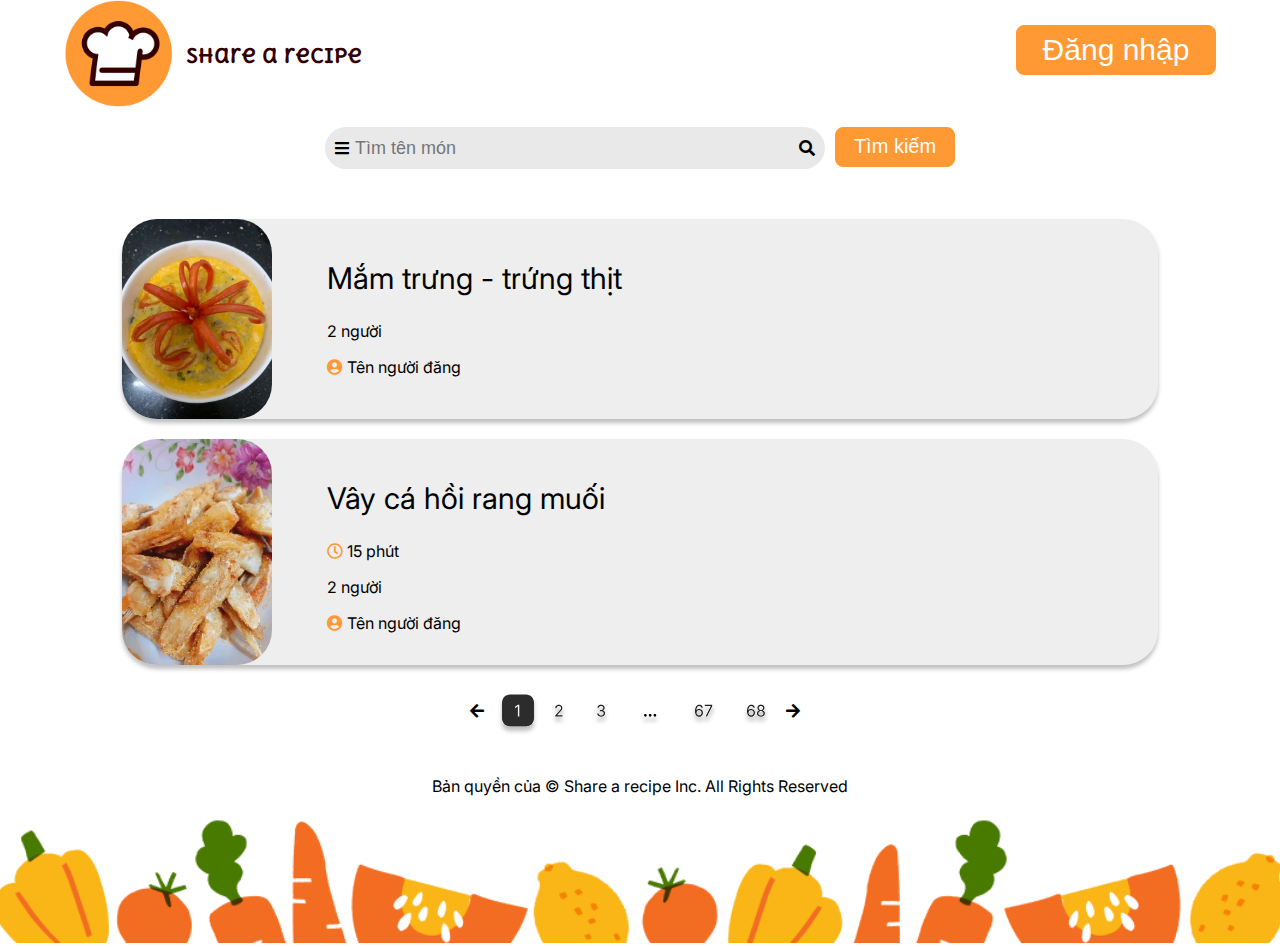
<file: index.html>
<!DOCTYPE html>
<html lang="en">
<head>
    <meta charset="UTF-8">
    <meta name="viewport" content="width=device-width, initial-scale=1.0">
    <title>Share a recipe</title>
    <link rel="stylesheet" href="css/index.css">
    <link rel="preconnect" href="https://fonts.gstatic.com" crossorigin>
<link href="https://fonts.googleapis.com/css2?family=Alfa+Slab+One&family=Delius+Unicase:wght@400;700&display=swap" rel="stylesheet">
<link rel="preconnect" href="https://fonts.googleapis.com">
<link rel="preconnect" href="https://fonts.gstatic.com" crossorigin>
<link href="https://fonts.googleapis.com/css2?family=Inter:ital,opsz,wght@0,14..32,100..900;1,14..32,100..900&display=swap" rel="stylesheet">
<link rel="stylesheet" href="https://cdnjs.cloudflare.com/ajax/libs/font-awesome/5.15.4/css/all.min.css" integrity="sha512-1ycn6IcaQQ40/MKBW2W4Rhis/DbILU74C1vSrLJxCq57o941Ym01SwNsOMqvEBFlcgUa6xLiPY/NS5R+E6ztJQ==" crossorigin="anonymous" referrerpolicy="no-referrer" />
</head>
<body>
        <div class="header">
            <div class="top-head">
                <div class="logo">
                    <img src="img/logo_cookpad_large-c79eec91e0cdec1a592f98f46f80fbaf51a213ddefb55437c942f4816967c772.png" alt="">
                    <h1>Share a recipe</h1>
                </div>
                <button class="b-login" type="button"><a href="login.html">Đăng nhập</a></button>
            </div>
            <div class="bottom-head">
                <div class="search">
                    <i class="fas fa-bars icon-left"></i>
                    <input type="search" placeholder="Tìm tên món">
                    <i class="fas fa-search icon-right"></i>
                </div>
                <button type="button">Tìm kiếm</button>
            </div>
        </div>
        <div class="content">
            <div class="pop">
                <img src="img/photo.webp" alt="">
                <ul>
                    <li><h2>Mắm trưng - trứng thịt</h2></li>
                    <li>  <p>2 người</p></li>
                    <li><p><i class="fas fa-user-circle icon"></i> Tên người đăng</p></li>
                </ul>
            </div>
            <div class="pop-1"><a href="xem-ct-nau-an.html">
                <img src="img/vay-ca-hồi-rang-muối-recipe-main-photo.webp" alt="">
                <ul>
                    <li><h2>Vây cá hồi rang muối</h2></li>
                    <li><p><i class="far fa-clock icon"></i> 15 phút</p>  </li>
                    <li><p>2 người</p></li>
                    <li><p><i class="fas fa-user-circle icon"></i> Tên người đăng</p></li>
                </ul></a>
            </div>
            </div>
            
            <div class="chuyen-ds">
                
             <i class="fas fa-arrow-left sang-trai"></i>   <svg width="480" height="91" viewBox="0 0 480 91" fill="none" xmlns="http://www.w3.org/2000/svg">
<g filter="url(#filter0_d_32_6088)">
<path d="M102 37.5C102 33.0817 105.582 29.5 110 29.5H126C130.418 29.5 134 33.0817 134 37.5V53.5C134 57.9183 130.418 61.5 126 61.5H110C105.582 61.5 102 57.9183 102 53.5V37.5Z" fill="#2C2C2C"/>
<path d="M119.295 39.8636V51.5H117.886V41.3409H117.818L114.977 43.2273V41.7955L117.886 39.8636H119.295Z" fill="#F5F5F5"/>
<path d="M155.205 51.5V50.4773L159.045 46.2727C159.496 45.7803 159.867 45.3523 160.159 44.9886C160.451 44.6212 160.667 44.2765 160.807 43.9545C160.951 43.6288 161.023 43.2879 161.023 42.9318C161.023 42.5227 160.924 42.1686 160.727 41.8693C160.534 41.5701 160.269 41.339 159.932 41.1761C159.595 41.0133 159.216 40.9318 158.795 40.9318C158.348 40.9318 157.958 41.0246 157.625 41.2102C157.295 41.392 157.04 41.6477 156.858 41.9773C156.68 42.3068 156.591 42.6932 156.591 43.1364H155.25C155.25 42.4545 155.407 41.8561 155.722 41.3409C156.036 40.8258 156.464 40.4242 157.006 40.1364C157.551 39.8485 158.163 39.7045 158.841 39.7045C159.523 39.7045 160.127 39.8485 160.653 40.1364C161.18 40.4242 161.593 40.8125 161.892 41.3011C162.191 41.7898 162.341 42.3333 162.341 42.9318C162.341 43.3598 162.263 43.7784 162.108 44.1875C161.956 44.5928 161.691 45.0455 161.312 45.5455C160.938 46.0417 160.417 46.6477 159.75 47.3636L157.136 50.1591V50.25H162.545V51.5H155.205Z" fill="#1E1E1E"/>
<path d="M201.136 51.6591C200.386 51.6591 199.718 51.5303 199.131 51.2727C198.547 51.0152 198.083 50.6572 197.739 50.1989C197.398 49.7367 197.212 49.2008 197.182 48.5909H198.614C198.644 48.9659 198.773 49.2898 199 49.5625C199.227 49.8314 199.525 50.0398 199.892 50.1875C200.259 50.3352 200.667 50.4091 201.114 50.4091C201.614 50.4091 202.057 50.322 202.443 50.1477C202.83 49.9735 203.133 49.7311 203.352 49.4205C203.572 49.1098 203.682 48.75 203.682 48.3409C203.682 47.9129 203.576 47.536 203.364 47.2102C203.152 46.8807 202.841 46.6231 202.432 46.4375C202.023 46.2519 201.523 46.1591 200.932 46.1591H200V44.9091H200.932C201.394 44.9091 201.799 44.8258 202.148 44.6591C202.5 44.4924 202.775 44.2576 202.972 43.9545C203.172 43.6515 203.273 43.2955 203.273 42.8864C203.273 42.4924 203.186 42.1496 203.011 41.858C202.837 41.5663 202.591 41.339 202.273 41.1761C201.958 41.0133 201.587 40.9318 201.159 40.9318C200.758 40.9318 200.379 41.0057 200.023 41.1534C199.67 41.2973 199.383 41.5076 199.159 41.7841C198.936 42.0568 198.814 42.3864 198.795 42.7727H197.432C197.455 42.1629 197.638 41.6288 197.983 41.1705C198.328 40.7083 198.778 40.3485 199.335 40.0909C199.896 39.8333 200.511 39.7045 201.182 39.7045C201.902 39.7045 202.519 39.8504 203.034 40.142C203.549 40.4299 203.945 40.8106 204.222 41.2841C204.498 41.7576 204.636 42.2689 204.636 42.8182C204.636 43.4735 204.464 44.0322 204.119 44.4943C203.778 44.9564 203.314 45.2765 202.727 45.4545V45.5455C203.462 45.6667 204.036 45.9792 204.449 46.483C204.862 46.983 205.068 47.6023 205.068 48.3409C205.068 48.9735 204.896 49.5417 204.551 50.0455C204.21 50.5455 203.744 50.9394 203.153 51.2273C202.563 51.5152 201.89 51.6591 201.136 51.6591Z" fill="#1E1E1E"/>
<path d="M245.381 51.6477C245.006 51.6477 244.684 51.5152 244.415 51.25C244.15 50.9811 244.017 50.6591 244.017 50.2841C244.017 49.9129 244.15 49.5947 244.415 49.3295C244.684 49.0644 245.006 48.9318 245.381 48.9318C245.744 48.9318 246.063 49.0644 246.335 49.3295C246.608 49.5947 246.744 49.9129 246.744 50.2841C246.744 50.5341 246.68 50.7633 246.551 50.9716C246.426 51.1761 246.261 51.3409 246.057 51.4659C245.852 51.5871 245.627 51.6477 245.381 51.6477ZM250.146 51.6477C249.771 51.6477 249.449 51.5152 249.18 51.25C248.915 50.9811 248.783 50.6591 248.783 50.2841C248.783 49.9129 248.915 49.5947 249.18 49.3295C249.449 49.0644 249.771 48.9318 250.146 48.9318C250.51 48.9318 250.828 49.0644 251.101 49.3295C251.374 49.5947 251.51 49.9129 251.51 50.2841C251.51 50.5341 251.446 50.7633 251.317 50.9716C251.192 51.1761 251.027 51.3409 250.822 51.4659C250.618 51.5871 250.393 51.6477 250.146 51.6477ZM254.912 51.6477C254.537 51.6477 254.215 51.5152 253.946 51.25C253.681 50.9811 253.548 50.6591 253.548 50.2841C253.548 49.9129 253.681 49.5947 253.946 49.3295C254.215 49.0644 254.537 48.9318 254.912 48.9318C255.276 48.9318 255.594 49.0644 255.866 49.3295C256.139 49.5947 256.276 49.9129 256.276 50.2841C256.276 50.5341 256.211 50.7633 256.082 50.9716C255.957 51.1761 255.793 51.3409 255.588 51.4659C255.384 51.5871 255.158 51.6477 254.912 51.6477Z" fill="black"/>
<path d="M299.068 51.6591C298.591 51.6515 298.114 51.5606 297.636 51.3864C297.159 51.2121 296.723 50.9186 296.33 50.5057C295.936 50.089 295.619 49.5265 295.381 48.8182C295.142 48.1061 295.023 47.2121 295.023 46.1364C295.023 45.1061 295.119 44.1932 295.312 43.3977C295.506 42.5985 295.786 41.9261 296.153 41.3807C296.521 40.8314 296.964 40.4148 297.483 40.1307C298.006 39.8466 298.595 39.7045 299.25 39.7045C299.902 39.7045 300.481 39.8352 300.989 40.0966C301.5 40.3542 301.917 40.714 302.239 41.1761C302.561 41.6383 302.769 42.1705 302.864 42.7727H301.477C301.348 42.25 301.098 41.8163 300.727 41.4716C300.356 41.1269 299.864 40.9545 299.25 40.9545C298.348 40.9545 297.638 41.3466 297.119 42.1307C296.604 42.9148 296.345 44.0152 296.341 45.4318H296.432C296.644 45.1098 296.896 44.8352 297.188 44.608C297.483 44.3769 297.809 44.1989 298.165 44.0739C298.521 43.9489 298.898 43.8864 299.295 43.8864C299.962 43.8864 300.572 44.053 301.125 44.3864C301.678 44.7159 302.121 45.1723 302.455 45.7557C302.788 46.3352 302.955 47 302.955 47.75C302.955 48.4697 302.794 49.1288 302.472 49.7273C302.15 50.322 301.697 50.7955 301.114 51.1477C300.534 51.4962 299.852 51.6667 299.068 51.6591ZM299.068 50.4091C299.545 50.4091 299.973 50.2898 300.352 50.0511C300.735 49.8125 301.036 49.4924 301.256 49.0909C301.479 48.6894 301.591 48.2424 301.591 47.75C301.591 47.2689 301.483 46.8314 301.267 46.4375C301.055 46.0398 300.761 45.7235 300.386 45.4886C300.015 45.2538 299.591 45.1364 299.114 45.1364C298.754 45.1364 298.419 45.2083 298.108 45.3523C297.797 45.4924 297.525 45.6856 297.29 45.9318C297.059 46.178 296.877 46.4602 296.744 46.7784C296.612 47.0928 296.545 47.4242 296.545 47.7727C296.545 48.2348 296.653 48.6667 296.869 49.0682C297.089 49.4697 297.388 49.7936 297.767 50.0398C298.15 50.286 298.583 50.4091 299.068 50.4091ZM305.553 51.5L310.757 41.2045V41.1136H304.757V39.8636H312.212V41.1818L307.03 51.5H305.553Z" fill="#1E1E1E"/>
<path d="M351.068 51.6591C350.591 51.6515 350.114 51.5606 349.636 51.3864C349.159 51.2121 348.723 50.9186 348.33 50.5057C347.936 50.089 347.619 49.5265 347.381 48.8182C347.142 48.1061 347.023 47.2121 347.023 46.1364C347.023 45.1061 347.119 44.1932 347.312 43.3977C347.506 42.5985 347.786 41.9261 348.153 41.3807C348.521 40.8314 348.964 40.4148 349.483 40.1307C350.006 39.8466 350.595 39.7045 351.25 39.7045C351.902 39.7045 352.481 39.8352 352.989 40.0966C353.5 40.3542 353.917 40.714 354.239 41.1761C354.561 41.6383 354.769 42.1705 354.864 42.7727H353.477C353.348 42.25 353.098 41.8163 352.727 41.4716C352.356 41.1269 351.864 40.9545 351.25 40.9545C350.348 40.9545 349.638 41.3466 349.119 42.1307C348.604 42.9148 348.345 44.0152 348.341 45.4318H348.432C348.644 45.1098 348.896 44.8352 349.188 44.608C349.483 44.3769 349.809 44.1989 350.165 44.0739C350.521 43.9489 350.898 43.8864 351.295 43.8864C351.962 43.8864 352.572 44.053 353.125 44.3864C353.678 44.7159 354.121 45.1723 354.455 45.7557C354.788 46.3352 354.955 47 354.955 47.75C354.955 48.4697 354.794 49.1288 354.472 49.7273C354.15 50.322 353.697 50.7955 353.114 51.1477C352.534 51.4962 351.852 51.6667 351.068 51.6591ZM351.068 50.4091C351.545 50.4091 351.973 50.2898 352.352 50.0511C352.735 49.8125 353.036 49.4924 353.256 49.0909C353.479 48.6894 353.591 48.2424 353.591 47.75C353.591 47.2689 353.483 46.8314 353.267 46.4375C353.055 46.0398 352.761 45.7235 352.386 45.4886C352.015 45.2538 351.591 45.1364 351.114 45.1364C350.754 45.1364 350.419 45.2083 350.108 45.3523C349.797 45.4924 349.525 45.6856 349.29 45.9318C349.059 46.178 348.877 46.4602 348.744 46.7784C348.612 47.0928 348.545 47.4242 348.545 47.7727C348.545 48.2348 348.653 48.6667 348.869 49.0682C349.089 49.4697 349.388 49.7936 349.767 50.0398C350.15 50.286 350.583 50.4091 351.068 50.4091ZM360.916 51.6591C360.136 51.6591 359.446 51.5208 358.848 51.2443C358.253 50.964 357.789 50.5795 357.456 50.0909C357.123 49.5985 356.958 49.0379 356.962 48.4091C356.958 47.9167 357.054 47.4621 357.251 47.0455C357.448 46.625 357.717 46.2746 358.058 45.9943C358.403 45.7102 358.787 45.5303 359.212 45.4545V45.3864C358.655 45.2424 358.212 44.9299 357.882 44.4489C357.553 43.964 357.39 43.4129 357.393 42.7955C357.39 42.2045 357.539 41.6761 357.842 41.2102C358.145 40.7443 358.562 40.3769 359.092 40.108C359.626 39.839 360.234 39.7045 360.916 39.7045C361.59 39.7045 362.193 39.839 362.723 40.108C363.253 40.3769 363.67 40.7443 363.973 41.2102C364.28 41.6761 364.435 42.2045 364.439 42.7955C364.435 43.4129 364.267 43.964 363.933 44.4489C363.604 44.9299 363.166 45.2424 362.621 45.3864V45.4545C363.041 45.5303 363.42 45.7102 363.757 45.9943C364.094 46.2746 364.363 46.625 364.564 47.0455C364.765 47.4621 364.867 47.9167 364.871 48.4091C364.867 49.0379 364.696 49.5985 364.359 50.0909C364.026 50.5795 363.562 50.964 362.967 51.2443C362.376 51.5208 361.693 51.6591 360.916 51.6591ZM360.916 50.4091C361.443 50.4091 361.897 50.3239 362.28 50.1534C362.662 49.983 362.958 49.7424 363.166 49.4318C363.375 49.1212 363.481 48.7576 363.484 48.3409C363.481 47.9015 363.367 47.5133 363.143 47.1761C362.92 46.839 362.615 46.5739 362.229 46.3807C361.846 46.1875 361.409 46.0909 360.916 46.0909C360.42 46.0909 359.977 46.1875 359.587 46.3807C359.2 46.5739 358.895 46.839 358.672 47.1761C358.452 47.5133 358.344 47.9015 358.348 48.3409C358.344 48.7576 358.445 49.1212 358.649 49.4318C358.857 49.7424 359.155 49.983 359.541 50.1534C359.928 50.3239 360.386 50.4091 360.916 50.4091ZM360.916 44.8864C361.333 44.8864 361.702 44.803 362.024 44.6364C362.35 44.4697 362.606 44.2367 362.791 43.9375C362.977 43.6383 363.071 43.2879 363.075 42.8864C363.071 42.4924 362.979 42.1496 362.797 41.858C362.615 41.5625 362.363 41.3352 362.041 41.1761C361.719 41.0133 361.344 40.9318 360.916 40.9318C360.481 40.9318 360.1 41.0133 359.774 41.1761C359.448 41.3352 359.196 41.5625 359.018 41.858C358.84 42.1496 358.753 42.4924 358.757 42.8864C358.753 43.2879 358.842 43.6383 359.024 43.9375C359.21 44.2367 359.465 44.4697 359.791 44.6364C360.117 44.803 360.492 44.8864 360.916 44.8864Z" fill="#1E1E1E"/>
</g>
<defs>
<filter id="filter0_d_32_6088" x="-4" y="0" width="488" height="99" filterUnits="userSpaceOnUse" color-interpolation-filters="sRGB">
<feFlood flood-opacity="0" result="BackgroundImageFix"/>
<feColorMatrix in="SourceAlpha" type="matrix" values="0 0 0 0 0 0 0 0 0 0 0 0 0 0 0 0 0 0 127 0" result="hardAlpha"/>
<feOffset dy="4"/>
<feGaussianBlur stdDeviation="2"/>
<feComposite in2="hardAlpha" operator="out"/>
<feColorMatrix type="matrix" values="0 0 0 0 0 0 0 0 0 0 0 0 0 0 0 0 0 0 0.25 0"/>
<feBlend mode="normal" in2="BackgroundImageFix" result="effect1_dropShadow_32_6088"/>
<feBlend mode="normal" in="SourceGraphic" in2="effect1_dropShadow_32_6088" result="shape"/>
</filter>
</defs>
</svg>  <i class="fas fa-arrow-right sang-phai"></i>

            </div>
        </div>
        
        <div class="footer">
            <p>Bản quyền của © Share a recipe Inc. All Rights Reserved</p>
            <img src="img/footer-210d183ce6443eb41fa78f10b270fb773bab56416e2680a35328f51e8ddf85d0.png" alt="">
        </div>
</body>
</html>
</file>
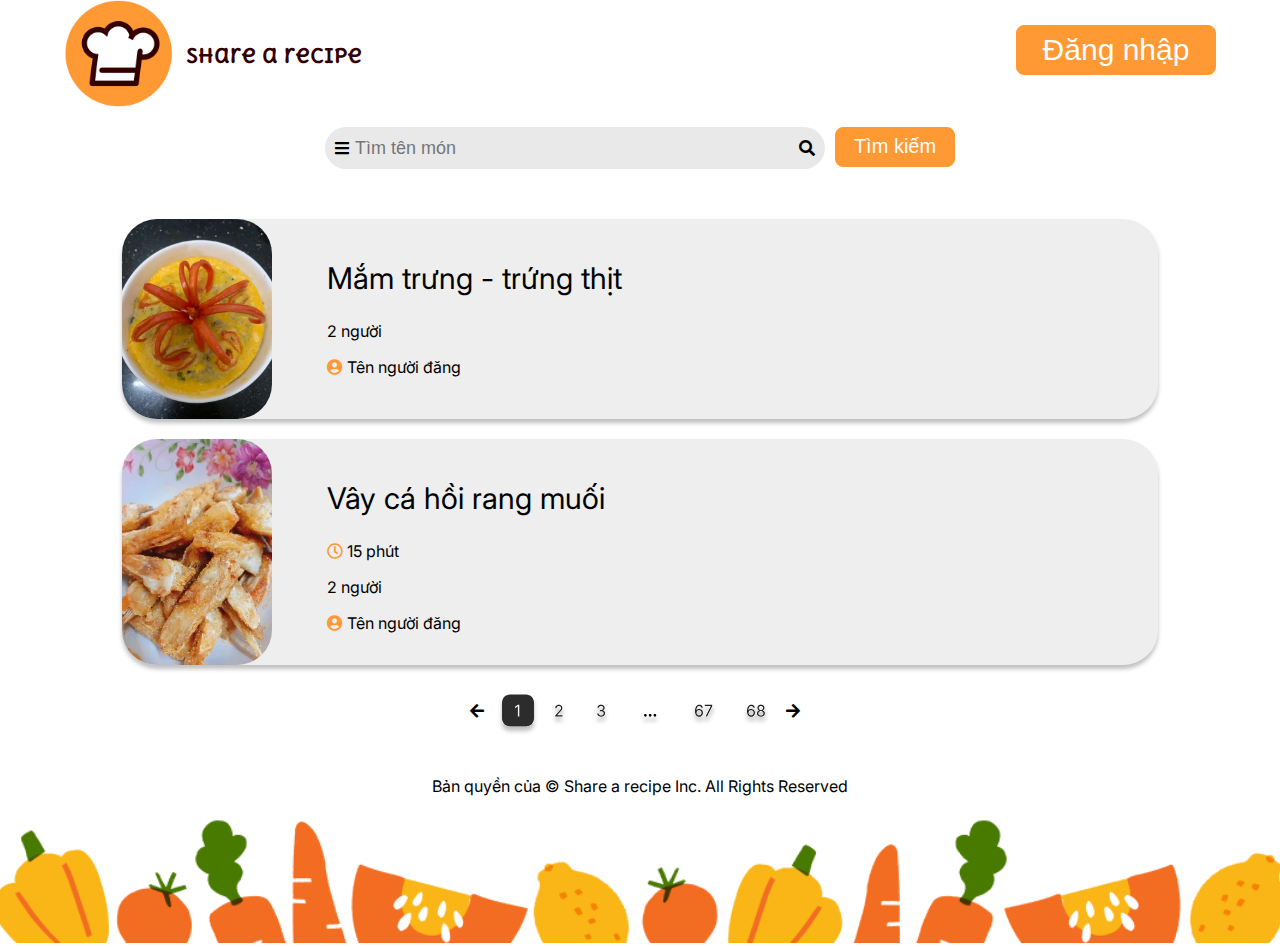
<file: Web site chia se cong thuc nau an 5/index.html>
<!DOCTYPE html>
<html lang="en">
<head>
    <meta charset="UTF-8">
    <meta name="viewport" content="width=device-width, initial-scale=1.0">
    <title>Trang chủ</title>
    <link rel="stylesheet" href="css/index.css">
    <link rel="preconnect" href="https://fonts.gstatic.com" crossorigin>
<link href="https://fonts.googleapis.com/css2?family=Alfa+Slab+One&family=Delius+Unicase:wght@400;700&display=swap" rel="stylesheet">
<link rel="preconnect" href="https://fonts.googleapis.com">
<link rel="preconnect" href="https://fonts.gstatic.com" crossorigin>
<link href="https://fonts.googleapis.com/css2?family=Inter:ital,opsz,wght@0,14..32,100..900;1,14..32,100..900&display=swap" rel="stylesheet">
<link rel="stylesheet" href="https://cdnjs.cloudflare.com/ajax/libs/font-awesome/5.15.4/css/all.min.css" integrity="sha512-1ycn6IcaQQ40/MKBW2W4Rhis/DbILU74C1vSrLJxCq57o941Ym01SwNsOMqvEBFlcgUa6xLiPY/NS5R+E6ztJQ==" crossorigin="anonymous" referrerpolicy="no-referrer" />
</head>
<body>
        <div class="header">
            <div class="top-head">
                <div class="logo">
                    <img src="img/logo_cookpad_large-c79eec91e0cdec1a592f98f46f80fbaf51a213ddefb55437c942f4816967c772.png" alt="">
                    <h1>Share a recipe</h1>
                </div>
                <button class="b-login" type="button"><a href="login.html">Đăng nhập</a></button>
            </div>
            <div class="bottom-head">
                <div class="search">
                    <i class="fas fa-bars icon-left"></i>
                    <input type="search" placeholder="Tìm tên món">
                    <i class="fas fa-search icon-right"></i>
                </div>
                <button type="button">Tìm kiếm</button>
            </div>
        </div>
        <div class="content">
            <div class="pop">
                <img src="img/photo.webp" alt="">
                <ul>
                    <li><h2>Mắm trưng - trứng thịt</h2></li>
                    <li>  <p>2 người</p></li>
                    <li><p><i class="fas fa-user-circle icon"></i> Tên người đăng</p></li>
                </ul>
            </div>
            <div class="pop-1"><a href="xem-ct-nau-an.html">
                <img src="img/vay-ca-hồi-rang-muối-recipe-main-photo.webp" alt="">
                <ul>
                    <li><h2>Vây cá hồi rang muối</h2></li>
                    <li><p><i class="far fa-clock icon"></i> 15 phút</p>  </li>
                    <li><p>2 người</p></li>
                    <li><p><i class="fas fa-user-circle icon"></i> Tên người đăng</p></li>
                </ul></a>
            </div>
            </div>
            
            <div class="chuyen-ds">
                
             <i class="fas fa-arrow-left sang-trai"></i>   <svg width="480" height="91" viewBox="0 0 480 91" fill="none" xmlns="http://www.w3.org/2000/svg">
<g filter="url(#filter0_d_32_6088)">
<path d="M102 37.5C102 33.0817 105.582 29.5 110 29.5H126C130.418 29.5 134 33.0817 134 37.5V53.5C134 57.9183 130.418 61.5 126 61.5H110C105.582 61.5 102 57.9183 102 53.5V37.5Z" fill="#2C2C2C"/>
<path d="M119.295 39.8636V51.5H117.886V41.3409H117.818L114.977 43.2273V41.7955L117.886 39.8636H119.295Z" fill="#F5F5F5"/>
<path d="M155.205 51.5V50.4773L159.045 46.2727C159.496 45.7803 159.867 45.3523 160.159 44.9886C160.451 44.6212 160.667 44.2765 160.807 43.9545C160.951 43.6288 161.023 43.2879 161.023 42.9318C161.023 42.5227 160.924 42.1686 160.727 41.8693C160.534 41.5701 160.269 41.339 159.932 41.1761C159.595 41.0133 159.216 40.9318 158.795 40.9318C158.348 40.9318 157.958 41.0246 157.625 41.2102C157.295 41.392 157.04 41.6477 156.858 41.9773C156.68 42.3068 156.591 42.6932 156.591 43.1364H155.25C155.25 42.4545 155.407 41.8561 155.722 41.3409C156.036 40.8258 156.464 40.4242 157.006 40.1364C157.551 39.8485 158.163 39.7045 158.841 39.7045C159.523 39.7045 160.127 39.8485 160.653 40.1364C161.18 40.4242 161.593 40.8125 161.892 41.3011C162.191 41.7898 162.341 42.3333 162.341 42.9318C162.341 43.3598 162.263 43.7784 162.108 44.1875C161.956 44.5928 161.691 45.0455 161.312 45.5455C160.938 46.0417 160.417 46.6477 159.75 47.3636L157.136 50.1591V50.25H162.545V51.5H155.205Z" fill="#1E1E1E"/>
<path d="M201.136 51.6591C200.386 51.6591 199.718 51.5303 199.131 51.2727C198.547 51.0152 198.083 50.6572 197.739 50.1989C197.398 49.7367 197.212 49.2008 197.182 48.5909H198.614C198.644 48.9659 198.773 49.2898 199 49.5625C199.227 49.8314 199.525 50.0398 199.892 50.1875C200.259 50.3352 200.667 50.4091 201.114 50.4091C201.614 50.4091 202.057 50.322 202.443 50.1477C202.83 49.9735 203.133 49.7311 203.352 49.4205C203.572 49.1098 203.682 48.75 203.682 48.3409C203.682 47.9129 203.576 47.536 203.364 47.2102C203.152 46.8807 202.841 46.6231 202.432 46.4375C202.023 46.2519 201.523 46.1591 200.932 46.1591H200V44.9091H200.932C201.394 44.9091 201.799 44.8258 202.148 44.6591C202.5 44.4924 202.775 44.2576 202.972 43.9545C203.172 43.6515 203.273 43.2955 203.273 42.8864C203.273 42.4924 203.186 42.1496 203.011 41.858C202.837 41.5663 202.591 41.339 202.273 41.1761C201.958 41.0133 201.587 40.9318 201.159 40.9318C200.758 40.9318 200.379 41.0057 200.023 41.1534C199.67 41.2973 199.383 41.5076 199.159 41.7841C198.936 42.0568 198.814 42.3864 198.795 42.7727H197.432C197.455 42.1629 197.638 41.6288 197.983 41.1705C198.328 40.7083 198.778 40.3485 199.335 40.0909C199.896 39.8333 200.511 39.7045 201.182 39.7045C201.902 39.7045 202.519 39.8504 203.034 40.142C203.549 40.4299 203.945 40.8106 204.222 41.2841C204.498 41.7576 204.636 42.2689 204.636 42.8182C204.636 43.4735 204.464 44.0322 204.119 44.4943C203.778 44.9564 203.314 45.2765 202.727 45.4545V45.5455C203.462 45.6667 204.036 45.9792 204.449 46.483C204.862 46.983 205.068 47.6023 205.068 48.3409C205.068 48.9735 204.896 49.5417 204.551 50.0455C204.21 50.5455 203.744 50.9394 203.153 51.2273C202.563 51.5152 201.89 51.6591 201.136 51.6591Z" fill="#1E1E1E"/>
<path d="M245.381 51.6477C245.006 51.6477 244.684 51.5152 244.415 51.25C244.15 50.9811 244.017 50.6591 244.017 50.2841C244.017 49.9129 244.15 49.5947 244.415 49.3295C244.684 49.0644 245.006 48.9318 245.381 48.9318C245.744 48.9318 246.063 49.0644 246.335 49.3295C246.608 49.5947 246.744 49.9129 246.744 50.2841C246.744 50.5341 246.68 50.7633 246.551 50.9716C246.426 51.1761 246.261 51.3409 246.057 51.4659C245.852 51.5871 245.627 51.6477 245.381 51.6477ZM250.146 51.6477C249.771 51.6477 249.449 51.5152 249.18 51.25C248.915 50.9811 248.783 50.6591 248.783 50.2841C248.783 49.9129 248.915 49.5947 249.18 49.3295C249.449 49.0644 249.771 48.9318 250.146 48.9318C250.51 48.9318 250.828 49.0644 251.101 49.3295C251.374 49.5947 251.51 49.9129 251.51 50.2841C251.51 50.5341 251.446 50.7633 251.317 50.9716C251.192 51.1761 251.027 51.3409 250.822 51.4659C250.618 51.5871 250.393 51.6477 250.146 51.6477ZM254.912 51.6477C254.537 51.6477 254.215 51.5152 253.946 51.25C253.681 50.9811 253.548 50.6591 253.548 50.2841C253.548 49.9129 253.681 49.5947 253.946 49.3295C254.215 49.0644 254.537 48.9318 254.912 48.9318C255.276 48.9318 255.594 49.0644 255.866 49.3295C256.139 49.5947 256.276 49.9129 256.276 50.2841C256.276 50.5341 256.211 50.7633 256.082 50.9716C255.957 51.1761 255.793 51.3409 255.588 51.4659C255.384 51.5871 255.158 51.6477 254.912 51.6477Z" fill="black"/>
<path d="M299.068 51.6591C298.591 51.6515 298.114 51.5606 297.636 51.3864C297.159 51.2121 296.723 50.9186 296.33 50.5057C295.936 50.089 295.619 49.5265 295.381 48.8182C295.142 48.1061 295.023 47.2121 295.023 46.1364C295.023 45.1061 295.119 44.1932 295.312 43.3977C295.506 42.5985 295.786 41.9261 296.153 41.3807C296.521 40.8314 296.964 40.4148 297.483 40.1307C298.006 39.8466 298.595 39.7045 299.25 39.7045C299.902 39.7045 300.481 39.8352 300.989 40.0966C301.5 40.3542 301.917 40.714 302.239 41.1761C302.561 41.6383 302.769 42.1705 302.864 42.7727H301.477C301.348 42.25 301.098 41.8163 300.727 41.4716C300.356 41.1269 299.864 40.9545 299.25 40.9545C298.348 40.9545 297.638 41.3466 297.119 42.1307C296.604 42.9148 296.345 44.0152 296.341 45.4318H296.432C296.644 45.1098 296.896 44.8352 297.188 44.608C297.483 44.3769 297.809 44.1989 298.165 44.0739C298.521 43.9489 298.898 43.8864 299.295 43.8864C299.962 43.8864 300.572 44.053 301.125 44.3864C301.678 44.7159 302.121 45.1723 302.455 45.7557C302.788 46.3352 302.955 47 302.955 47.75C302.955 48.4697 302.794 49.1288 302.472 49.7273C302.15 50.322 301.697 50.7955 301.114 51.1477C300.534 51.4962 299.852 51.6667 299.068 51.6591ZM299.068 50.4091C299.545 50.4091 299.973 50.2898 300.352 50.0511C300.735 49.8125 301.036 49.4924 301.256 49.0909C301.479 48.6894 301.591 48.2424 301.591 47.75C301.591 47.2689 301.483 46.8314 301.267 46.4375C301.055 46.0398 300.761 45.7235 300.386 45.4886C300.015 45.2538 299.591 45.1364 299.114 45.1364C298.754 45.1364 298.419 45.2083 298.108 45.3523C297.797 45.4924 297.525 45.6856 297.29 45.9318C297.059 46.178 296.877 46.4602 296.744 46.7784C296.612 47.0928 296.545 47.4242 296.545 47.7727C296.545 48.2348 296.653 48.6667 296.869 49.0682C297.089 49.4697 297.388 49.7936 297.767 50.0398C298.15 50.286 298.583 50.4091 299.068 50.4091ZM305.553 51.5L310.757 41.2045V41.1136H304.757V39.8636H312.212V41.1818L307.03 51.5H305.553Z" fill="#1E1E1E"/>
<path d="M351.068 51.6591C350.591 51.6515 350.114 51.5606 349.636 51.3864C349.159 51.2121 348.723 50.9186 348.33 50.5057C347.936 50.089 347.619 49.5265 347.381 48.8182C347.142 48.1061 347.023 47.2121 347.023 46.1364C347.023 45.1061 347.119 44.1932 347.312 43.3977C347.506 42.5985 347.786 41.9261 348.153 41.3807C348.521 40.8314 348.964 40.4148 349.483 40.1307C350.006 39.8466 350.595 39.7045 351.25 39.7045C351.902 39.7045 352.481 39.8352 352.989 40.0966C353.5 40.3542 353.917 40.714 354.239 41.1761C354.561 41.6383 354.769 42.1705 354.864 42.7727H353.477C353.348 42.25 353.098 41.8163 352.727 41.4716C352.356 41.1269 351.864 40.9545 351.25 40.9545C350.348 40.9545 349.638 41.3466 349.119 42.1307C348.604 42.9148 348.345 44.0152 348.341 45.4318H348.432C348.644 45.1098 348.896 44.8352 349.188 44.608C349.483 44.3769 349.809 44.1989 350.165 44.0739C350.521 43.9489 350.898 43.8864 351.295 43.8864C351.962 43.8864 352.572 44.053 353.125 44.3864C353.678 44.7159 354.121 45.1723 354.455 45.7557C354.788 46.3352 354.955 47 354.955 47.75C354.955 48.4697 354.794 49.1288 354.472 49.7273C354.15 50.322 353.697 50.7955 353.114 51.1477C352.534 51.4962 351.852 51.6667 351.068 51.6591ZM351.068 50.4091C351.545 50.4091 351.973 50.2898 352.352 50.0511C352.735 49.8125 353.036 49.4924 353.256 49.0909C353.479 48.6894 353.591 48.2424 353.591 47.75C353.591 47.2689 353.483 46.8314 353.267 46.4375C353.055 46.0398 352.761 45.7235 352.386 45.4886C352.015 45.2538 351.591 45.1364 351.114 45.1364C350.754 45.1364 350.419 45.2083 350.108 45.3523C349.797 45.4924 349.525 45.6856 349.29 45.9318C349.059 46.178 348.877 46.4602 348.744 46.7784C348.612 47.0928 348.545 47.4242 348.545 47.7727C348.545 48.2348 348.653 48.6667 348.869 49.0682C349.089 49.4697 349.388 49.7936 349.767 50.0398C350.15 50.286 350.583 50.4091 351.068 50.4091ZM360.916 51.6591C360.136 51.6591 359.446 51.5208 358.848 51.2443C358.253 50.964 357.789 50.5795 357.456 50.0909C357.123 49.5985 356.958 49.0379 356.962 48.4091C356.958 47.9167 357.054 47.4621 357.251 47.0455C357.448 46.625 357.717 46.2746 358.058 45.9943C358.403 45.7102 358.787 45.5303 359.212 45.4545V45.3864C358.655 45.2424 358.212 44.9299 357.882 44.4489C357.553 43.964 357.39 43.4129 357.393 42.7955C357.39 42.2045 357.539 41.6761 357.842 41.2102C358.145 40.7443 358.562 40.3769 359.092 40.108C359.626 39.839 360.234 39.7045 360.916 39.7045C361.59 39.7045 362.193 39.839 362.723 40.108C363.253 40.3769 363.67 40.7443 363.973 41.2102C364.28 41.6761 364.435 42.2045 364.439 42.7955C364.435 43.4129 364.267 43.964 363.933 44.4489C363.604 44.9299 363.166 45.2424 362.621 45.3864V45.4545C363.041 45.5303 363.42 45.7102 363.757 45.9943C364.094 46.2746 364.363 46.625 364.564 47.0455C364.765 47.4621 364.867 47.9167 364.871 48.4091C364.867 49.0379 364.696 49.5985 364.359 50.0909C364.026 50.5795 363.562 50.964 362.967 51.2443C362.376 51.5208 361.693 51.6591 360.916 51.6591ZM360.916 50.4091C361.443 50.4091 361.897 50.3239 362.28 50.1534C362.662 49.983 362.958 49.7424 363.166 49.4318C363.375 49.1212 363.481 48.7576 363.484 48.3409C363.481 47.9015 363.367 47.5133 363.143 47.1761C362.92 46.839 362.615 46.5739 362.229 46.3807C361.846 46.1875 361.409 46.0909 360.916 46.0909C360.42 46.0909 359.977 46.1875 359.587 46.3807C359.2 46.5739 358.895 46.839 358.672 47.1761C358.452 47.5133 358.344 47.9015 358.348 48.3409C358.344 48.7576 358.445 49.1212 358.649 49.4318C358.857 49.7424 359.155 49.983 359.541 50.1534C359.928 50.3239 360.386 50.4091 360.916 50.4091ZM360.916 44.8864C361.333 44.8864 361.702 44.803 362.024 44.6364C362.35 44.4697 362.606 44.2367 362.791 43.9375C362.977 43.6383 363.071 43.2879 363.075 42.8864C363.071 42.4924 362.979 42.1496 362.797 41.858C362.615 41.5625 362.363 41.3352 362.041 41.1761C361.719 41.0133 361.344 40.9318 360.916 40.9318C360.481 40.9318 360.1 41.0133 359.774 41.1761C359.448 41.3352 359.196 41.5625 359.018 41.858C358.84 42.1496 358.753 42.4924 358.757 42.8864C358.753 43.2879 358.842 43.6383 359.024 43.9375C359.21 44.2367 359.465 44.4697 359.791 44.6364C360.117 44.803 360.492 44.8864 360.916 44.8864Z" fill="#1E1E1E"/>
</g>
<defs>
<filter id="filter0_d_32_6088" x="-4" y="0" width="488" height="99" filterUnits="userSpaceOnUse" color-interpolation-filters="sRGB">
<feFlood flood-opacity="0" result="BackgroundImageFix"/>
<feColorMatrix in="SourceAlpha" type="matrix" values="0 0 0 0 0 0 0 0 0 0 0 0 0 0 0 0 0 0 127 0" result="hardAlpha"/>
<feOffset dy="4"/>
<feGaussianBlur stdDeviation="2"/>
<feComposite in2="hardAlpha" operator="out"/>
<feColorMatrix type="matrix" values="0 0 0 0 0 0 0 0 0 0 0 0 0 0 0 0 0 0 0.25 0"/>
<feBlend mode="normal" in2="BackgroundImageFix" result="effect1_dropShadow_32_6088"/>
<feBlend mode="normal" in="SourceGraphic" in2="effect1_dropShadow_32_6088" result="shape"/>
</filter>
</defs>
</svg>  <i class="fas fa-arrow-right sang-phai"></i>

            </div>
        </div>
        
        <div class="footer">
            <p>Bản quyền của © Share a recipe Inc. All Rights Reserved</p>
            <img src="img/footer-210d183ce6443eb41fa78f10b270fb773bab56416e2680a35328f51e8ddf85d0.png" alt="">
        </div>
</body>
</html>
</file>
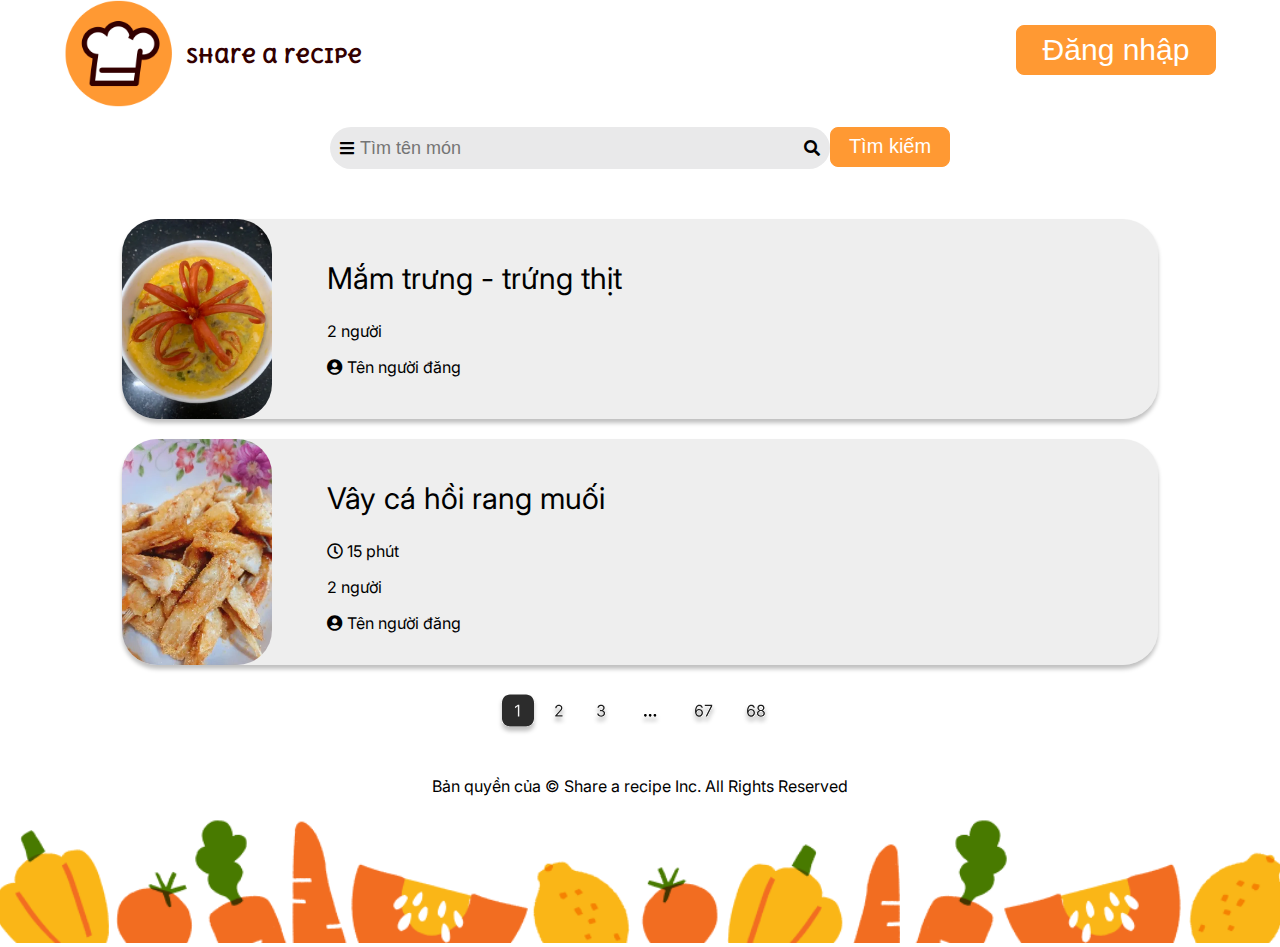
<file: Web site chia se cong thuc nau an/index.html>
<!DOCTYPE html>
<html lang="en">
<head>
    <meta charset="UTF-8">
    <meta name="viewport" content="width=device-width, initial-scale=1.0">
    <title>Trang chủ</title>
    <link rel="stylesheet" href="css/index.css">
    <link rel="preconnect" href="https://fonts.gstatic.com" crossorigin>
<link href="https://fonts.googleapis.com/css2?family=Alfa+Slab+One&family=Delius+Unicase:wght@400;700&display=swap" rel="stylesheet">
<link rel="preconnect" href="https://fonts.googleapis.com">
<link rel="preconnect" href="https://fonts.gstatic.com" crossorigin>
<link href="https://fonts.googleapis.com/css2?family=Inter:ital,opsz,wght@0,14..32,100..900;1,14..32,100..900&display=swap" rel="stylesheet">
<link rel="stylesheet" href="https://cdnjs.cloudflare.com/ajax/libs/font-awesome/5.15.4/css/all.min.css" integrity="sha512-1ycn6IcaQQ40/MKBW2W4Rhis/DbILU74C1vSrLJxCq57o941Ym01SwNsOMqvEBFlcgUa6xLiPY/NS5R+E6ztJQ==" crossorigin="anonymous" referrerpolicy="no-referrer" />
</head>
<body>
        <div class="header">
            <div class="top-head">
                <div class="logo">
                    <img src="img/logo_cookpad_large-c79eec91e0cdec1a592f98f46f80fbaf51a213ddefb55437c942f4816967c772.png" alt="">
                    <h1>Share a recipe</h1>
                </div>
                <button class="b-login" type="button">Đăng nhập</button>
            </div>
            <div class="bottom-head">
                <div class="search">
                    <i class="fas fa-bars icon-left"></i>
                    <input type="search" placeholder="Tìm tên món">
                    <i class="fas fa-search icon-right"></i>
                </div>
                <button type="button">Tìm kiếm</button>
            </div>
        </div>
        <div class="content">
            <div class="chua-pop">
                <div class="pop">
                <img src="img/photo.webp" alt="">
                <ul>
                    <li><h2>Mắm trưng - trứng thịt</h2></li>
                    <li>  <p>2 người</p></li>
                    <li><p><i class="fas fa-user-circle"></i> Tên người đăng</p></li>
                </ul>
            </div>
            <div class="pop">
                <img src="img/vay-ca-hồi-rang-muối-recipe-main-photo.webp" alt="">
                <ul>
                    <li><h2>Vây cá hồi rang muối</h2></li>
                    <li><p><i class="far fa-clock"></i> 15 phút</p>  </li>
                    <li><p>2 người</p></li>
                    <li><p><i class="fas fa-user-circle"></i> Tên người đăng</p></li>
                </ul>
            </div>
            </div>
            
            <div class="chuyen-ds">
                <svg width="480" height="91" viewBox="0 0 480 91" fill="none" xmlns="http://www.w3.org/2000/svg">
<g filter="url(#filter0_d_32_6088)">
<path d="M102 37.5C102 33.0817 105.582 29.5 110 29.5H126C130.418 29.5 134 33.0817 134 37.5V53.5C134 57.9183 130.418 61.5 126 61.5H110C105.582 61.5 102 57.9183 102 53.5V37.5Z" fill="#2C2C2C"/>
<path d="M119.295 39.8636V51.5H117.886V41.3409H117.818L114.977 43.2273V41.7955L117.886 39.8636H119.295Z" fill="#F5F5F5"/>
<path d="M155.205 51.5V50.4773L159.045 46.2727C159.496 45.7803 159.867 45.3523 160.159 44.9886C160.451 44.6212 160.667 44.2765 160.807 43.9545C160.951 43.6288 161.023 43.2879 161.023 42.9318C161.023 42.5227 160.924 42.1686 160.727 41.8693C160.534 41.5701 160.269 41.339 159.932 41.1761C159.595 41.0133 159.216 40.9318 158.795 40.9318C158.348 40.9318 157.958 41.0246 157.625 41.2102C157.295 41.392 157.04 41.6477 156.858 41.9773C156.68 42.3068 156.591 42.6932 156.591 43.1364H155.25C155.25 42.4545 155.407 41.8561 155.722 41.3409C156.036 40.8258 156.464 40.4242 157.006 40.1364C157.551 39.8485 158.163 39.7045 158.841 39.7045C159.523 39.7045 160.127 39.8485 160.653 40.1364C161.18 40.4242 161.593 40.8125 161.892 41.3011C162.191 41.7898 162.341 42.3333 162.341 42.9318C162.341 43.3598 162.263 43.7784 162.108 44.1875C161.956 44.5928 161.691 45.0455 161.312 45.5455C160.938 46.0417 160.417 46.6477 159.75 47.3636L157.136 50.1591V50.25H162.545V51.5H155.205Z" fill="#1E1E1E"/>
<path d="M201.136 51.6591C200.386 51.6591 199.718 51.5303 199.131 51.2727C198.547 51.0152 198.083 50.6572 197.739 50.1989C197.398 49.7367 197.212 49.2008 197.182 48.5909H198.614C198.644 48.9659 198.773 49.2898 199 49.5625C199.227 49.8314 199.525 50.0398 199.892 50.1875C200.259 50.3352 200.667 50.4091 201.114 50.4091C201.614 50.4091 202.057 50.322 202.443 50.1477C202.83 49.9735 203.133 49.7311 203.352 49.4205C203.572 49.1098 203.682 48.75 203.682 48.3409C203.682 47.9129 203.576 47.536 203.364 47.2102C203.152 46.8807 202.841 46.6231 202.432 46.4375C202.023 46.2519 201.523 46.1591 200.932 46.1591H200V44.9091H200.932C201.394 44.9091 201.799 44.8258 202.148 44.6591C202.5 44.4924 202.775 44.2576 202.972 43.9545C203.172 43.6515 203.273 43.2955 203.273 42.8864C203.273 42.4924 203.186 42.1496 203.011 41.858C202.837 41.5663 202.591 41.339 202.273 41.1761C201.958 41.0133 201.587 40.9318 201.159 40.9318C200.758 40.9318 200.379 41.0057 200.023 41.1534C199.67 41.2973 199.383 41.5076 199.159 41.7841C198.936 42.0568 198.814 42.3864 198.795 42.7727H197.432C197.455 42.1629 197.638 41.6288 197.983 41.1705C198.328 40.7083 198.778 40.3485 199.335 40.0909C199.896 39.8333 200.511 39.7045 201.182 39.7045C201.902 39.7045 202.519 39.8504 203.034 40.142C203.549 40.4299 203.945 40.8106 204.222 41.2841C204.498 41.7576 204.636 42.2689 204.636 42.8182C204.636 43.4735 204.464 44.0322 204.119 44.4943C203.778 44.9564 203.314 45.2765 202.727 45.4545V45.5455C203.462 45.6667 204.036 45.9792 204.449 46.483C204.862 46.983 205.068 47.6023 205.068 48.3409C205.068 48.9735 204.896 49.5417 204.551 50.0455C204.21 50.5455 203.744 50.9394 203.153 51.2273C202.563 51.5152 201.89 51.6591 201.136 51.6591Z" fill="#1E1E1E"/>
<path d="M245.381 51.6477C245.006 51.6477 244.684 51.5152 244.415 51.25C244.15 50.9811 244.017 50.6591 244.017 50.2841C244.017 49.9129 244.15 49.5947 244.415 49.3295C244.684 49.0644 245.006 48.9318 245.381 48.9318C245.744 48.9318 246.063 49.0644 246.335 49.3295C246.608 49.5947 246.744 49.9129 246.744 50.2841C246.744 50.5341 246.68 50.7633 246.551 50.9716C246.426 51.1761 246.261 51.3409 246.057 51.4659C245.852 51.5871 245.627 51.6477 245.381 51.6477ZM250.146 51.6477C249.771 51.6477 249.449 51.5152 249.18 51.25C248.915 50.9811 248.783 50.6591 248.783 50.2841C248.783 49.9129 248.915 49.5947 249.18 49.3295C249.449 49.0644 249.771 48.9318 250.146 48.9318C250.51 48.9318 250.828 49.0644 251.101 49.3295C251.374 49.5947 251.51 49.9129 251.51 50.2841C251.51 50.5341 251.446 50.7633 251.317 50.9716C251.192 51.1761 251.027 51.3409 250.822 51.4659C250.618 51.5871 250.393 51.6477 250.146 51.6477ZM254.912 51.6477C254.537 51.6477 254.215 51.5152 253.946 51.25C253.681 50.9811 253.548 50.6591 253.548 50.2841C253.548 49.9129 253.681 49.5947 253.946 49.3295C254.215 49.0644 254.537 48.9318 254.912 48.9318C255.276 48.9318 255.594 49.0644 255.866 49.3295C256.139 49.5947 256.276 49.9129 256.276 50.2841C256.276 50.5341 256.211 50.7633 256.082 50.9716C255.957 51.1761 255.793 51.3409 255.588 51.4659C255.384 51.5871 255.158 51.6477 254.912 51.6477Z" fill="black"/>
<path d="M299.068 51.6591C298.591 51.6515 298.114 51.5606 297.636 51.3864C297.159 51.2121 296.723 50.9186 296.33 50.5057C295.936 50.089 295.619 49.5265 295.381 48.8182C295.142 48.1061 295.023 47.2121 295.023 46.1364C295.023 45.1061 295.119 44.1932 295.312 43.3977C295.506 42.5985 295.786 41.9261 296.153 41.3807C296.521 40.8314 296.964 40.4148 297.483 40.1307C298.006 39.8466 298.595 39.7045 299.25 39.7045C299.902 39.7045 300.481 39.8352 300.989 40.0966C301.5 40.3542 301.917 40.714 302.239 41.1761C302.561 41.6383 302.769 42.1705 302.864 42.7727H301.477C301.348 42.25 301.098 41.8163 300.727 41.4716C300.356 41.1269 299.864 40.9545 299.25 40.9545C298.348 40.9545 297.638 41.3466 297.119 42.1307C296.604 42.9148 296.345 44.0152 296.341 45.4318H296.432C296.644 45.1098 296.896 44.8352 297.188 44.608C297.483 44.3769 297.809 44.1989 298.165 44.0739C298.521 43.9489 298.898 43.8864 299.295 43.8864C299.962 43.8864 300.572 44.053 301.125 44.3864C301.678 44.7159 302.121 45.1723 302.455 45.7557C302.788 46.3352 302.955 47 302.955 47.75C302.955 48.4697 302.794 49.1288 302.472 49.7273C302.15 50.322 301.697 50.7955 301.114 51.1477C300.534 51.4962 299.852 51.6667 299.068 51.6591ZM299.068 50.4091C299.545 50.4091 299.973 50.2898 300.352 50.0511C300.735 49.8125 301.036 49.4924 301.256 49.0909C301.479 48.6894 301.591 48.2424 301.591 47.75C301.591 47.2689 301.483 46.8314 301.267 46.4375C301.055 46.0398 300.761 45.7235 300.386 45.4886C300.015 45.2538 299.591 45.1364 299.114 45.1364C298.754 45.1364 298.419 45.2083 298.108 45.3523C297.797 45.4924 297.525 45.6856 297.29 45.9318C297.059 46.178 296.877 46.4602 296.744 46.7784C296.612 47.0928 296.545 47.4242 296.545 47.7727C296.545 48.2348 296.653 48.6667 296.869 49.0682C297.089 49.4697 297.388 49.7936 297.767 50.0398C298.15 50.286 298.583 50.4091 299.068 50.4091ZM305.553 51.5L310.757 41.2045V41.1136H304.757V39.8636H312.212V41.1818L307.03 51.5H305.553Z" fill="#1E1E1E"/>
<path d="M351.068 51.6591C350.591 51.6515 350.114 51.5606 349.636 51.3864C349.159 51.2121 348.723 50.9186 348.33 50.5057C347.936 50.089 347.619 49.5265 347.381 48.8182C347.142 48.1061 347.023 47.2121 347.023 46.1364C347.023 45.1061 347.119 44.1932 347.312 43.3977C347.506 42.5985 347.786 41.9261 348.153 41.3807C348.521 40.8314 348.964 40.4148 349.483 40.1307C350.006 39.8466 350.595 39.7045 351.25 39.7045C351.902 39.7045 352.481 39.8352 352.989 40.0966C353.5 40.3542 353.917 40.714 354.239 41.1761C354.561 41.6383 354.769 42.1705 354.864 42.7727H353.477C353.348 42.25 353.098 41.8163 352.727 41.4716C352.356 41.1269 351.864 40.9545 351.25 40.9545C350.348 40.9545 349.638 41.3466 349.119 42.1307C348.604 42.9148 348.345 44.0152 348.341 45.4318H348.432C348.644 45.1098 348.896 44.8352 349.188 44.608C349.483 44.3769 349.809 44.1989 350.165 44.0739C350.521 43.9489 350.898 43.8864 351.295 43.8864C351.962 43.8864 352.572 44.053 353.125 44.3864C353.678 44.7159 354.121 45.1723 354.455 45.7557C354.788 46.3352 354.955 47 354.955 47.75C354.955 48.4697 354.794 49.1288 354.472 49.7273C354.15 50.322 353.697 50.7955 353.114 51.1477C352.534 51.4962 351.852 51.6667 351.068 51.6591ZM351.068 50.4091C351.545 50.4091 351.973 50.2898 352.352 50.0511C352.735 49.8125 353.036 49.4924 353.256 49.0909C353.479 48.6894 353.591 48.2424 353.591 47.75C353.591 47.2689 353.483 46.8314 353.267 46.4375C353.055 46.0398 352.761 45.7235 352.386 45.4886C352.015 45.2538 351.591 45.1364 351.114 45.1364C350.754 45.1364 350.419 45.2083 350.108 45.3523C349.797 45.4924 349.525 45.6856 349.29 45.9318C349.059 46.178 348.877 46.4602 348.744 46.7784C348.612 47.0928 348.545 47.4242 348.545 47.7727C348.545 48.2348 348.653 48.6667 348.869 49.0682C349.089 49.4697 349.388 49.7936 349.767 50.0398C350.15 50.286 350.583 50.4091 351.068 50.4091ZM360.916 51.6591C360.136 51.6591 359.446 51.5208 358.848 51.2443C358.253 50.964 357.789 50.5795 357.456 50.0909C357.123 49.5985 356.958 49.0379 356.962 48.4091C356.958 47.9167 357.054 47.4621 357.251 47.0455C357.448 46.625 357.717 46.2746 358.058 45.9943C358.403 45.7102 358.787 45.5303 359.212 45.4545V45.3864C358.655 45.2424 358.212 44.9299 357.882 44.4489C357.553 43.964 357.39 43.4129 357.393 42.7955C357.39 42.2045 357.539 41.6761 357.842 41.2102C358.145 40.7443 358.562 40.3769 359.092 40.108C359.626 39.839 360.234 39.7045 360.916 39.7045C361.59 39.7045 362.193 39.839 362.723 40.108C363.253 40.3769 363.67 40.7443 363.973 41.2102C364.28 41.6761 364.435 42.2045 364.439 42.7955C364.435 43.4129 364.267 43.964 363.933 44.4489C363.604 44.9299 363.166 45.2424 362.621 45.3864V45.4545C363.041 45.5303 363.42 45.7102 363.757 45.9943C364.094 46.2746 364.363 46.625 364.564 47.0455C364.765 47.4621 364.867 47.9167 364.871 48.4091C364.867 49.0379 364.696 49.5985 364.359 50.0909C364.026 50.5795 363.562 50.964 362.967 51.2443C362.376 51.5208 361.693 51.6591 360.916 51.6591ZM360.916 50.4091C361.443 50.4091 361.897 50.3239 362.28 50.1534C362.662 49.983 362.958 49.7424 363.166 49.4318C363.375 49.1212 363.481 48.7576 363.484 48.3409C363.481 47.9015 363.367 47.5133 363.143 47.1761C362.92 46.839 362.615 46.5739 362.229 46.3807C361.846 46.1875 361.409 46.0909 360.916 46.0909C360.42 46.0909 359.977 46.1875 359.587 46.3807C359.2 46.5739 358.895 46.839 358.672 47.1761C358.452 47.5133 358.344 47.9015 358.348 48.3409C358.344 48.7576 358.445 49.1212 358.649 49.4318C358.857 49.7424 359.155 49.983 359.541 50.1534C359.928 50.3239 360.386 50.4091 360.916 50.4091ZM360.916 44.8864C361.333 44.8864 361.702 44.803 362.024 44.6364C362.35 44.4697 362.606 44.2367 362.791 43.9375C362.977 43.6383 363.071 43.2879 363.075 42.8864C363.071 42.4924 362.979 42.1496 362.797 41.858C362.615 41.5625 362.363 41.3352 362.041 41.1761C361.719 41.0133 361.344 40.9318 360.916 40.9318C360.481 40.9318 360.1 41.0133 359.774 41.1761C359.448 41.3352 359.196 41.5625 359.018 41.858C358.84 42.1496 358.753 42.4924 358.757 42.8864C358.753 43.2879 358.842 43.6383 359.024 43.9375C359.21 44.2367 359.465 44.4697 359.791 44.6364C360.117 44.803 360.492 44.8864 360.916 44.8864Z" fill="#1E1E1E"/>
</g>
<defs>
<filter id="filter0_d_32_6088" x="-4" y="0" width="488" height="99" filterUnits="userSpaceOnUse" color-interpolation-filters="sRGB">
<feFlood flood-opacity="0" result="BackgroundImageFix"/>
<feColorMatrix in="SourceAlpha" type="matrix" values="0 0 0 0 0 0 0 0 0 0 0 0 0 0 0 0 0 0 127 0" result="hardAlpha"/>
<feOffset dy="4"/>
<feGaussianBlur stdDeviation="2"/>
<feComposite in2="hardAlpha" operator="out"/>
<feColorMatrix type="matrix" values="0 0 0 0 0 0 0 0 0 0 0 0 0 0 0 0 0 0 0.25 0"/>
<feBlend mode="normal" in2="BackgroundImageFix" result="effect1_dropShadow_32_6088"/>
<feBlend mode="normal" in="SourceGraphic" in2="effect1_dropShadow_32_6088" result="shape"/>
</filter>
</defs>
</svg>

            </div>
        </div>
        
        <div class="footer">
            <p>Bản quyền của © Share a recipe Inc. All Rights Reserved</p>
            <img src="img/footer-210d183ce6443eb41fa78f10b270fb773bab56416e2680a35328f51e8ddf85d0.png" alt="">
        </div>
</body>
</html>
</file>
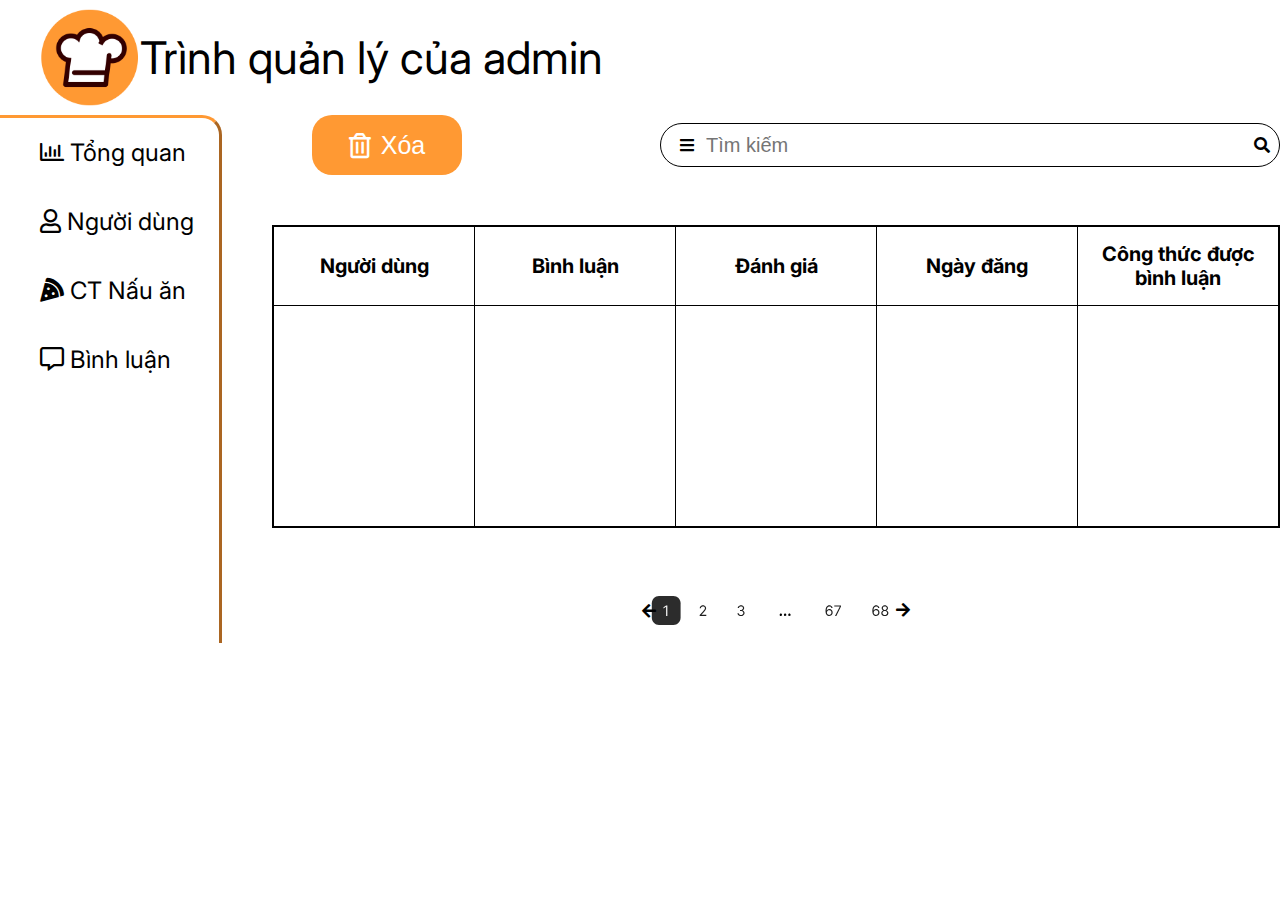
<file: admin-binhluanvadanhgia.html>
<!DOCTYPE html>
<html lang="en">
<head>
    <meta charset="UTF-8">
    <meta name="viewport" content="width=device-width, initial-scale=1.0">
    <title>Admin-binhluanvadanhgia</title>
    <link rel="stylesheet" href="css/admin-binhluanvadanhgia.css">
     <link rel="preconnect" href="https://fonts.gstatic.com" crossorigin>
<link href="https://fonts.googleapis.com/css2?family=Alfa+Slab+One&family=Delius+Unicase:wght@400;700&display=swap" rel="stylesheet">
<link rel="preconnect" href="https://fonts.googleapis.com">
<link rel="preconnect" href="https://fonts.gstatic.com" crossorigin>
<link href="https://fonts.googleapis.com/css2?family=Inter:ital,opsz,wght@0,14..32,100..900;1,14..32,100..900&display=swap" rel="stylesheet">
<link rel="stylesheet" href="https://cdnjs.cloudflare.com/ajax/libs/font-awesome/5.15.4/css/all.min.css" integrity="sha512-1ycn6IcaQQ40/MKBW2W4Rhis/DbILU74C1vSrLJxCq57o941Ym01SwNsOMqvEBFlcgUa6xLiPY/NS5R+E6ztJQ==" crossorigin="anonymous" referrerpolicy="no-referrer" />

</head>
<body>
    <div class="header">
        <img src="img/logo_cookpad_large-c79eec91e0cdec1a592f98f46f80fbaf51a213ddefb55437c942f4816967c772.png" alt="">
        <h1>Trình quản lý của admin</h1>
    </div>

    <div class="content">
            <div class="left">
                <h2><a href="admin-tongquan.html"><i class="far fa-chart-bar icon" ></i> Tổng quan</a></h2>
                <h2><a href="admin-nguoidung.html"><i class="far fa-user icon"></i> Người dùng</a></h2>
                <h2><a href="admin-ctnauan.html"><i class="fas fa-pizza-slice icon"></i> CT Nấu ăn</a></h2>
                <h2><a href="admin-binhluanvadanhgia.html"><i class="far fa-comment-alt icon"></i> Bình luận</a></h2>
            </div>
            <div class="right">
                <div class="top-right">
                    <button   button type="button"><i class="far fa-trash-alt"></i> Xóa</button>
                    <div class="search-bar">
                    <i class="fas fa-bars icon-menu"></i>
                    <input type="search" name="" id="" placeholder="Tìm kiếm">
                    <i class="fas fa-search icon-search"></i>
                    </div>
                </div>
                
            
            <table class="bang">
                <tr>
                    <th >Người dùng</th>
                    <th>Bình luận</th>
                    <th>Đánh giá</th>
                    <th>Ngày đăng</th>
                    <th class="dg-bl">Công thức được bình luận</th>
                </tr>
                <tr>
                    <td></td>
                    <td></td>
                    <td></td>
                    <td></td>
                    <td></td>
                </tr>
            </table>

                
                <div class="chuyen-trang">
                    <i class="fas fa-arrow-left chi-trai"></i>
                    <svg width="450" height="65" viewBox="0 0 500 65" fill="none" xmlns="http://www.w3.org/2000/svg">
                    <path d="M112 24.5C112 20.0817 115.582 16.5 120 16.5H136C140.418 16.5 144 20.0817 144 24.5V40.5C144 44.9183 140.418 48.5 136 48.5H120C115.582 48.5 112 44.9183 112 40.5V24.5Z" fill="#2C2C2C"/>
                    <path d="M129.295 26.8636V38.5H127.886V28.3409H127.818L124.977 30.2273V28.7955L127.886 26.8636H129.295Z" fill="#F5F5F5"/>
                    <path d="M165.205 38.5V37.4773L169.045 33.2727C169.496 32.7803 169.867 32.3523 170.159 31.9886C170.451 31.6212 170.667 31.2765 170.807 30.9545C170.951 30.6288 171.023 30.2879 171.023 29.9318C171.023 29.5227 170.924 29.1686 170.727 28.8693C170.534 28.5701 170.269 28.339 169.932 28.1761C169.595 28.0133 169.216 27.9318 168.795 27.9318C168.348 27.9318 167.958 28.0246 167.625 28.2102C167.295 28.392 167.04 28.6477 166.858 28.9773C166.68 29.3068 166.591 29.6932 166.591 30.1364H165.25C165.25 29.4545 165.407 28.8561 165.722 28.3409C166.036 27.8258 166.464 27.4242 167.006 27.1364C167.551 26.8485 168.163 26.7045 168.841 26.7045C169.523 26.7045 170.127 26.8485 170.653 27.1364C171.18 27.4242 171.593 27.8125 171.892 28.3011C172.191 28.7898 172.341 29.3333 172.341 29.9318C172.341 30.3598 172.263 30.7784 172.108 31.1875C171.956 31.5928 171.691 32.0455 171.312 32.5455C170.938 33.0417 170.417 33.6477 169.75 34.3636L167.136 37.1591V37.25H172.545V38.5H165.205Z" fill="#1E1E1E"/>
                    <path d="M211.136 38.6591C210.386 38.6591 209.718 38.5303 209.131 38.2727C208.547 38.0152 208.083 37.6572 207.739 37.1989C207.398 36.7367 207.212 36.2008 207.182 35.5909H208.614C208.644 35.9659 208.773 36.2898 209 36.5625C209.227 36.8314 209.525 37.0398 209.892 37.1875C210.259 37.3352 210.667 37.4091 211.114 37.4091C211.614 37.4091 212.057 37.322 212.443 37.1477C212.83 36.9735 213.133 36.7311 213.352 36.4205C213.572 36.1098 213.682 35.75 213.682 35.3409C213.682 34.9129 213.576 34.536 213.364 34.2102C213.152 33.8807 212.841 33.6231 212.432 33.4375C212.023 33.2519 211.523 33.1591 210.932 33.1591H210V31.9091H210.932C211.394 31.9091 211.799 31.8258 212.148 31.6591C212.5 31.4924 212.775 31.2576 212.972 30.9545C213.172 30.6515 213.273 30.2955 213.273 29.8864C213.273 29.4924 213.186 29.1496 213.011 28.858C212.837 28.5663 212.591 28.339 212.273 28.1761C211.958 28.0133 211.587 27.9318 211.159 27.9318C210.758 27.9318 210.379 28.0057 210.023 28.1534C209.67 28.2973 209.383 28.5076 209.159 28.7841C208.936 29.0568 208.814 29.3864 208.795 29.7727H207.432C207.455 29.1629 207.638 28.6288 207.983 28.1705C208.328 27.7083 208.778 27.3485 209.335 27.0909C209.896 26.8333 210.511 26.7045 211.182 26.7045C211.902 26.7045 212.519 26.8504 213.034 27.142C213.549 27.4299 213.945 27.8106 214.222 28.2841C214.498 28.7576 214.636 29.2689 214.636 29.8182C214.636 30.4735 214.464 31.0322 214.119 31.4943C213.778 31.9564 213.314 32.2765 212.727 32.4545V32.5455C213.462 32.6667 214.036 32.9792 214.449 33.483C214.862 33.983 215.068 34.6023 215.068 35.3409C215.068 35.9735 214.896 36.5417 214.551 37.0455C214.21 37.5455 213.744 37.9394 213.153 38.2273C212.563 38.5152 211.89 38.6591 211.136 38.6591Z" fill="#1E1E1E"/>
                    <path d="M255.381 38.6477C255.006 38.6477 254.684 38.5152 254.415 38.25C254.15 37.9811 254.017 37.6591 254.017 37.2841C254.017 36.9129 254.15 36.5947 254.415 36.3295C254.684 36.0644 255.006 35.9318 255.381 35.9318C255.744 35.9318 256.063 36.0644 256.335 36.3295C256.608 36.5947 256.744 36.9129 256.744 37.2841C256.744 37.5341 256.68 37.7633 256.551 37.9716C256.426 38.1761 256.261 38.3409 256.057 38.4659C255.852 38.5871 255.627 38.6477 255.381 38.6477ZM260.146 38.6477C259.771 38.6477 259.449 38.5152 259.18 38.25C258.915 37.9811 258.783 37.6591 258.783 37.2841C258.783 36.9129 258.915 36.5947 259.18 36.3295C259.449 36.0644 259.771 35.9318 260.146 35.9318C260.51 35.9318 260.828 36.0644 261.101 36.3295C261.374 36.5947 261.51 36.9129 261.51 37.2841C261.51 37.5341 261.446 37.7633 261.317 37.9716C261.192 38.1761 261.027 38.3409 260.822 38.4659C260.618 38.5871 260.393 38.6477 260.146 38.6477ZM264.912 38.6477C264.537 38.6477 264.215 38.5152 263.946 38.25C263.681 37.9811 263.548 37.6591 263.548 37.2841C263.548 36.9129 263.681 36.5947 263.946 36.3295C264.215 36.0644 264.537 35.9318 264.912 35.9318C265.276 35.9318 265.594 36.0644 265.866 36.3295C266.139 36.5947 266.276 36.9129 266.276 37.2841C266.276 37.5341 266.211 37.7633 266.082 37.9716C265.957 38.1761 265.793 38.3409 265.588 38.4659C265.384 38.5871 265.158 38.6477 264.912 38.6477Z" fill="black"/>
                    <path d="M309.068 38.6591C308.591 38.6515 308.114 38.5606 307.636 38.3864C307.159 38.2121 306.723 37.9186 306.33 37.5057C305.936 37.089 305.619 36.5265 305.381 35.8182C305.142 35.1061 305.023 34.2121 305.023 33.1364C305.023 32.1061 305.119 31.1932 305.312 30.3977C305.506 29.5985 305.786 28.9261 306.153 28.3807C306.521 27.8314 306.964 27.4148 307.483 27.1307C308.006 26.8466 308.595 26.7045 309.25 26.7045C309.902 26.7045 310.481 26.8352 310.989 27.0966C311.5 27.3542 311.917 27.714 312.239 28.1761C312.561 28.6383 312.769 29.1705 312.864 29.7727H311.477C311.348 29.25 311.098 28.8163 310.727 28.4716C310.356 28.1269 309.864 27.9545 309.25 27.9545C308.348 27.9545 307.638 28.3466 307.119 29.1307C306.604 29.9148 306.345 31.0152 306.341 32.4318H306.432C306.644 32.1098 306.896 31.8352 307.188 31.608C307.483 31.3769 307.809 31.1989 308.165 31.0739C308.521 30.9489 308.898 30.8864 309.295 30.8864C309.962 30.8864 310.572 31.053 311.125 31.3864C311.678 31.7159 312.121 32.1723 312.455 32.7557C312.788 33.3352 312.955 34 312.955 34.75C312.955 35.4697 312.794 36.1288 312.472 36.7273C312.15 37.322 311.697 37.7955 311.114 38.1477C310.534 38.4962 309.852 38.6667 309.068 38.6591ZM309.068 37.4091C309.545 37.4091 309.973 37.2898 310.352 37.0511C310.735 36.8125 311.036 36.4924 311.256 36.0909C311.479 35.6894 311.591 35.2424 311.591 34.75C311.591 34.2689 311.483 33.8314 311.267 33.4375C311.055 33.0398 310.761 32.7235 310.386 32.4886C310.015 32.2538 309.591 32.1364 309.114 32.1364C308.754 32.1364 308.419 32.2083 308.108 32.3523C307.797 32.4924 307.525 32.6856 307.29 32.9318C307.059 33.178 306.877 33.4602 306.744 33.7784C306.612 34.0928 306.545 34.4242 306.545 34.7727C306.545 35.2348 306.653 35.6667 306.869 36.0682C307.089 36.4697 307.388 36.7936 307.767 37.0398C308.15 37.286 308.583 37.4091 309.068 37.4091ZM315.553 38.5L320.757 28.2045V28.1136H314.757V26.8636H322.212V28.1818L317.03 38.5H315.553Z" fill="#1E1E1E"/>
                    <path d="M361.068 38.6591C360.591 38.6515 360.114 38.5606 359.636 38.3864C359.159 38.2121 358.723 37.9186 358.33 37.5057C357.936 37.089 357.619 36.5265 357.381 35.8182C357.142 35.1061 357.023 34.2121 357.023 33.1364C357.023 32.1061 357.119 31.1932 357.312 30.3977C357.506 29.5985 357.786 28.9261 358.153 28.3807C358.521 27.8314 358.964 27.4148 359.483 27.1307C360.006 26.8466 360.595 26.7045 361.25 26.7045C361.902 26.7045 362.481 26.8352 362.989 27.0966C363.5 27.3542 363.917 27.714 364.239 28.1761C364.561 28.6383 364.769 29.1705 364.864 29.7727H363.477C363.348 29.25 363.098 28.8163 362.727 28.4716C362.356 28.1269 361.864 27.9545 361.25 27.9545C360.348 27.9545 359.638 28.3466 359.119 29.1307C358.604 29.9148 358.345 31.0152 358.341 32.4318H358.432C358.644 32.1098 358.896 31.8352 359.188 31.608C359.483 31.3769 359.809 31.1989 360.165 31.0739C360.521 30.9489 360.898 30.8864 361.295 30.8864C361.962 30.8864 362.572 31.053 363.125 31.3864C363.678 31.7159 364.121 32.1723 364.455 32.7557C364.788 33.3352 364.955 34 364.955 34.75C364.955 35.4697 364.794 36.1288 364.472 36.7273C364.15 37.322 363.697 37.7955 363.114 38.1477C362.534 38.4962 361.852 38.6667 361.068 38.6591ZM361.068 37.4091C361.545 37.4091 361.973 37.2898 362.352 37.0511C362.735 36.8125 363.036 36.4924 363.256 36.0909C363.479 35.6894 363.591 35.2424 363.591 34.75C363.591 34.2689 363.483 33.8314 363.267 33.4375C363.055 33.0398 362.761 32.7235 362.386 32.4886C362.015 32.2538 361.591 32.1364 361.114 32.1364C360.754 32.1364 360.419 32.2083 360.108 32.3523C359.797 32.4924 359.525 32.6856 359.29 32.9318C359.059 33.178 358.877 33.4602 358.744 33.7784C358.612 34.0928 358.545 34.4242 358.545 34.7727C358.545 35.2348 358.653 35.6667 358.869 36.0682C359.089 36.4697 359.388 36.7936 359.767 37.0398C360.15 37.286 360.583 37.4091 361.068 37.4091ZM370.916 38.6591C370.136 38.6591 369.446 38.5208 368.848 38.2443C368.253 37.964 367.789 37.5795 367.456 37.0909C367.123 36.5985 366.958 36.0379 366.962 35.4091C366.958 34.9167 367.054 34.4621 367.251 34.0455C367.448 33.625 367.717 33.2746 368.058 32.9943C368.403 32.7102 368.787 32.5303 369.212 32.4545V32.3864C368.655 32.2424 368.212 31.9299 367.882 31.4489C367.553 30.964 367.39 30.4129 367.393 29.7955C367.39 29.2045 367.539 28.6761 367.842 28.2102C368.145 27.7443 368.562 27.3769 369.092 27.108C369.626 26.839 370.234 26.7045 370.916 26.7045C371.59 26.7045 372.193 26.839 372.723 27.108C373.253 27.3769 373.67 27.7443 373.973 28.2102C374.28 28.6761 374.435 29.2045 374.439 29.7955C374.435 30.4129 374.267 30.964 373.933 31.4489C373.604 31.9299 373.166 32.2424 372.621 32.3864V32.4545C373.041 32.5303 373.42 32.7102 373.757 32.9943C374.094 33.2746 374.363 33.625 374.564 34.0455C374.765 34.4621 374.867 34.9167 374.871 35.4091C374.867 36.0379 374.696 36.5985 374.359 37.0909C374.026 37.5795 373.562 37.964 372.967 38.2443C372.376 38.5208 371.693 38.6591 370.916 38.6591ZM370.916 37.4091C371.443 37.4091 371.897 37.3239 372.28 37.1534C372.662 36.983 372.958 36.7424 373.166 36.4318C373.375 36.1212 373.481 35.7576 373.484 35.3409C373.481 34.9015 373.367 34.5133 373.143 34.1761C372.92 33.839 372.615 33.5739 372.229 33.3807C371.846 33.1875 371.409 33.0909 370.916 33.0909C370.42 33.0909 369.977 33.1875 369.587 33.3807C369.2 33.5739 368.895 33.839 368.672 34.1761C368.452 34.5133 368.344 34.9015 368.348 35.3409C368.344 35.7576 368.445 36.1212 368.649 36.4318C368.857 36.7424 369.155 36.983 369.541 37.1534C369.928 37.3239 370.386 37.4091 370.916 37.4091ZM370.916 31.8864C371.333 31.8864 371.702 31.803 372.024 31.6364C372.35 31.4697 372.606 31.2367 372.791 30.9375C372.977 30.6383 373.071 30.2879 373.075 29.8864C373.071 29.4924 372.979 29.1496 372.797 28.858C372.615 28.5625 372.363 28.3352 372.041 28.1761C371.719 28.0133 371.344 27.9318 370.916 27.9318C370.481 27.9318 370.1 28.0133 369.774 28.1761C369.448 28.3352 369.196 28.5625 369.018 28.858C368.84 29.1496 368.753 29.4924 368.757 29.8864C368.753 30.2879 368.842 30.6383 369.024 30.9375C369.21 31.2367 369.465 31.4697 369.791 31.6364C370.117 31.803 370.492 31.8864 370.916 31.8864Z" fill="#1E1E1E"/>
                    </svg>  <i class="fas fa-arrow-right chi-phai"></i>
                </div>
        </div>
    </div>
</body>
</html>
</file>
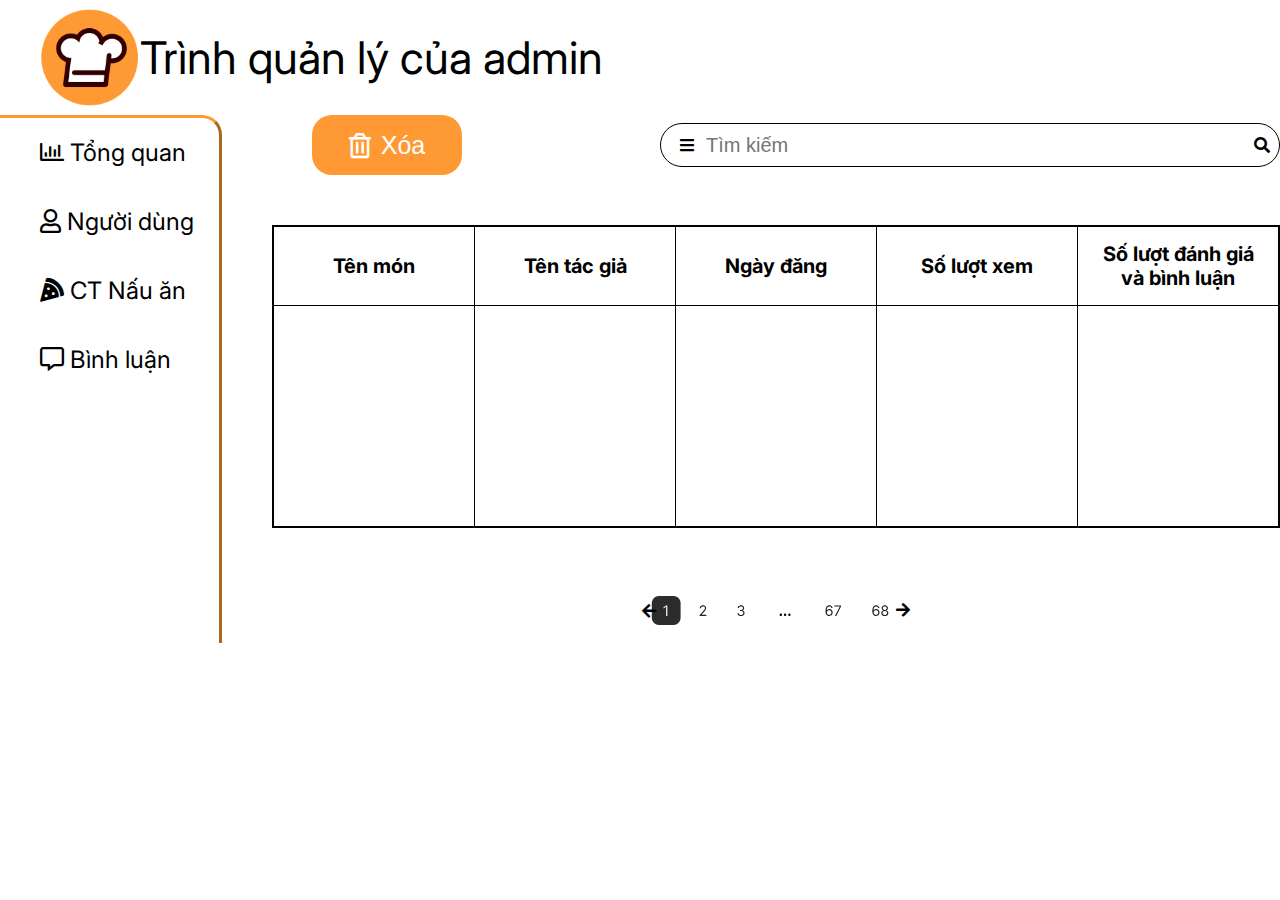
<file: admin-ctnauan.html>
<!DOCTYPE html>
<html lang="en">
<head>
    <meta charset="UTF-8">
    <meta name="viewport" content="width=device-width, initial-scale=1.0">
    <title>Admin-CtNauAn</title>
    <link rel="stylesheet" href="css/admin-ctnauan.css">
     <link rel="preconnect" href="https://fonts.gstatic.com" crossorigin>
<link href="https://fonts.googleapis.com/css2?family=Alfa+Slab+One&family=Delius+Unicase:wght@400;700&display=swap" rel="stylesheet">
<link rel="preconnect" href="https://fonts.googleapis.com">
<link rel="preconnect" href="https://fonts.gstatic.com" crossorigin>
<link href="https://fonts.googleapis.com/css2?family=Inter:ital,opsz,wght@0,14..32,100..900;1,14..32,100..900&display=swap" rel="stylesheet">
<link rel="stylesheet" href="https://cdnjs.cloudflare.com/ajax/libs/font-awesome/5.15.4/css/all.min.css" integrity="sha512-1ycn6IcaQQ40/MKBW2W4Rhis/DbILU74C1vSrLJxCq57o941Ym01SwNsOMqvEBFlcgUa6xLiPY/NS5R+E6ztJQ==" crossorigin="anonymous" referrerpolicy="no-referrer" />

</head>
<body>
    <div class="header">
        <img src="img/logo_cookpad_large-c79eec91e0cdec1a592f98f46f80fbaf51a213ddefb55437c942f4816967c772.png" alt="">
        <h1>Trình quản lý của admin</h1>
    </div>

    <div class="content">
            <div class="left">
                <h2><a href="admin-tongquan.html"><i class="far fa-chart-bar icon" ></i> Tổng quan</a></h2>
                <h2><a href="admin-nguoidung.html"><i class="far fa-user icon"></i> Người dùng</a></h2>
                <h2><a href="admin-ctnauan.html"><i class="fas fa-pizza-slice icon"></i> CT Nấu ăn</a></h2>
                <h2><a href="admin-binhluanvadanhgia.html"><i class="far fa-comment-alt icon"></i> Bình luận</a></h2>
            </div>
            <div class="right">
                <div class="top-right">
                    <button   button type="button"><i class="far fa-trash-alt"></i> Xóa</button>
                    <div class="search-bar">
                    <i class="fas fa-bars icon-menu"></i>
                    <input type="search" name="" id="" placeholder="Tìm kiếm">
                    <i class="fas fa-search icon-search"></i>
                    </div>
                </div>
                
            
            <table class="bang">
                <tr>
                    <th >Tên món</th>
                    <th>Tên tác giả</th>
                    <th>Ngày đăng</th>
                    <th>Số lượt xem</th>
                    <th class="dg-bl">Số lượt đánh giá và bình luận</th>
                </tr>
                <tr>
                    <td></td>
                    <td></td>
                    <td></td>
                    <td></td>
                    <td></td>
                </tr>
            </table>

                
                <div class="chuyen-trang">
                    <i class="fas fa-arrow-left chi-trai"></i>
                    <svg width="450" height="65" viewBox="0 0 500 65" fill="none" xmlns="http://www.w3.org/2000/svg">
                    <path d="M112 24.5C112 20.0817 115.582 16.5 120 16.5H136C140.418 16.5 144 20.0817 144 24.5V40.5C144 44.9183 140.418 48.5 136 48.5H120C115.582 48.5 112 44.9183 112 40.5V24.5Z" fill="#2C2C2C"/>
                    <path d="M129.295 26.8636V38.5H127.886V28.3409H127.818L124.977 30.2273V28.7955L127.886 26.8636H129.295Z" fill="#F5F5F5"/>
                    <path d="M165.205 38.5V37.4773L169.045 33.2727C169.496 32.7803 169.867 32.3523 170.159 31.9886C170.451 31.6212 170.667 31.2765 170.807 30.9545C170.951 30.6288 171.023 30.2879 171.023 29.9318C171.023 29.5227 170.924 29.1686 170.727 28.8693C170.534 28.5701 170.269 28.339 169.932 28.1761C169.595 28.0133 169.216 27.9318 168.795 27.9318C168.348 27.9318 167.958 28.0246 167.625 28.2102C167.295 28.392 167.04 28.6477 166.858 28.9773C166.68 29.3068 166.591 29.6932 166.591 30.1364H165.25C165.25 29.4545 165.407 28.8561 165.722 28.3409C166.036 27.8258 166.464 27.4242 167.006 27.1364C167.551 26.8485 168.163 26.7045 168.841 26.7045C169.523 26.7045 170.127 26.8485 170.653 27.1364C171.18 27.4242 171.593 27.8125 171.892 28.3011C172.191 28.7898 172.341 29.3333 172.341 29.9318C172.341 30.3598 172.263 30.7784 172.108 31.1875C171.956 31.5928 171.691 32.0455 171.312 32.5455C170.938 33.0417 170.417 33.6477 169.75 34.3636L167.136 37.1591V37.25H172.545V38.5H165.205Z" fill="#1E1E1E"/>
                    <path d="M211.136 38.6591C210.386 38.6591 209.718 38.5303 209.131 38.2727C208.547 38.0152 208.083 37.6572 207.739 37.1989C207.398 36.7367 207.212 36.2008 207.182 35.5909H208.614C208.644 35.9659 208.773 36.2898 209 36.5625C209.227 36.8314 209.525 37.0398 209.892 37.1875C210.259 37.3352 210.667 37.4091 211.114 37.4091C211.614 37.4091 212.057 37.322 212.443 37.1477C212.83 36.9735 213.133 36.7311 213.352 36.4205C213.572 36.1098 213.682 35.75 213.682 35.3409C213.682 34.9129 213.576 34.536 213.364 34.2102C213.152 33.8807 212.841 33.6231 212.432 33.4375C212.023 33.2519 211.523 33.1591 210.932 33.1591H210V31.9091H210.932C211.394 31.9091 211.799 31.8258 212.148 31.6591C212.5 31.4924 212.775 31.2576 212.972 30.9545C213.172 30.6515 213.273 30.2955 213.273 29.8864C213.273 29.4924 213.186 29.1496 213.011 28.858C212.837 28.5663 212.591 28.339 212.273 28.1761C211.958 28.0133 211.587 27.9318 211.159 27.9318C210.758 27.9318 210.379 28.0057 210.023 28.1534C209.67 28.2973 209.383 28.5076 209.159 28.7841C208.936 29.0568 208.814 29.3864 208.795 29.7727H207.432C207.455 29.1629 207.638 28.6288 207.983 28.1705C208.328 27.7083 208.778 27.3485 209.335 27.0909C209.896 26.8333 210.511 26.7045 211.182 26.7045C211.902 26.7045 212.519 26.8504 213.034 27.142C213.549 27.4299 213.945 27.8106 214.222 28.2841C214.498 28.7576 214.636 29.2689 214.636 29.8182C214.636 30.4735 214.464 31.0322 214.119 31.4943C213.778 31.9564 213.314 32.2765 212.727 32.4545V32.5455C213.462 32.6667 214.036 32.9792 214.449 33.483C214.862 33.983 215.068 34.6023 215.068 35.3409C215.068 35.9735 214.896 36.5417 214.551 37.0455C214.21 37.5455 213.744 37.9394 213.153 38.2273C212.563 38.5152 211.89 38.6591 211.136 38.6591Z" fill="#1E1E1E"/>
                    <path d="M255.381 38.6477C255.006 38.6477 254.684 38.5152 254.415 38.25C254.15 37.9811 254.017 37.6591 254.017 37.2841C254.017 36.9129 254.15 36.5947 254.415 36.3295C254.684 36.0644 255.006 35.9318 255.381 35.9318C255.744 35.9318 256.063 36.0644 256.335 36.3295C256.608 36.5947 256.744 36.9129 256.744 37.2841C256.744 37.5341 256.68 37.7633 256.551 37.9716C256.426 38.1761 256.261 38.3409 256.057 38.4659C255.852 38.5871 255.627 38.6477 255.381 38.6477ZM260.146 38.6477C259.771 38.6477 259.449 38.5152 259.18 38.25C258.915 37.9811 258.783 37.6591 258.783 37.2841C258.783 36.9129 258.915 36.5947 259.18 36.3295C259.449 36.0644 259.771 35.9318 260.146 35.9318C260.51 35.9318 260.828 36.0644 261.101 36.3295C261.374 36.5947 261.51 36.9129 261.51 37.2841C261.51 37.5341 261.446 37.7633 261.317 37.9716C261.192 38.1761 261.027 38.3409 260.822 38.4659C260.618 38.5871 260.393 38.6477 260.146 38.6477ZM264.912 38.6477C264.537 38.6477 264.215 38.5152 263.946 38.25C263.681 37.9811 263.548 37.6591 263.548 37.2841C263.548 36.9129 263.681 36.5947 263.946 36.3295C264.215 36.0644 264.537 35.9318 264.912 35.9318C265.276 35.9318 265.594 36.0644 265.866 36.3295C266.139 36.5947 266.276 36.9129 266.276 37.2841C266.276 37.5341 266.211 37.7633 266.082 37.9716C265.957 38.1761 265.793 38.3409 265.588 38.4659C265.384 38.5871 265.158 38.6477 264.912 38.6477Z" fill="black"/>
                    <path d="M309.068 38.6591C308.591 38.6515 308.114 38.5606 307.636 38.3864C307.159 38.2121 306.723 37.9186 306.33 37.5057C305.936 37.089 305.619 36.5265 305.381 35.8182C305.142 35.1061 305.023 34.2121 305.023 33.1364C305.023 32.1061 305.119 31.1932 305.312 30.3977C305.506 29.5985 305.786 28.9261 306.153 28.3807C306.521 27.8314 306.964 27.4148 307.483 27.1307C308.006 26.8466 308.595 26.7045 309.25 26.7045C309.902 26.7045 310.481 26.8352 310.989 27.0966C311.5 27.3542 311.917 27.714 312.239 28.1761C312.561 28.6383 312.769 29.1705 312.864 29.7727H311.477C311.348 29.25 311.098 28.8163 310.727 28.4716C310.356 28.1269 309.864 27.9545 309.25 27.9545C308.348 27.9545 307.638 28.3466 307.119 29.1307C306.604 29.9148 306.345 31.0152 306.341 32.4318H306.432C306.644 32.1098 306.896 31.8352 307.188 31.608C307.483 31.3769 307.809 31.1989 308.165 31.0739C308.521 30.9489 308.898 30.8864 309.295 30.8864C309.962 30.8864 310.572 31.053 311.125 31.3864C311.678 31.7159 312.121 32.1723 312.455 32.7557C312.788 33.3352 312.955 34 312.955 34.75C312.955 35.4697 312.794 36.1288 312.472 36.7273C312.15 37.322 311.697 37.7955 311.114 38.1477C310.534 38.4962 309.852 38.6667 309.068 38.6591ZM309.068 37.4091C309.545 37.4091 309.973 37.2898 310.352 37.0511C310.735 36.8125 311.036 36.4924 311.256 36.0909C311.479 35.6894 311.591 35.2424 311.591 34.75C311.591 34.2689 311.483 33.8314 311.267 33.4375C311.055 33.0398 310.761 32.7235 310.386 32.4886C310.015 32.2538 309.591 32.1364 309.114 32.1364C308.754 32.1364 308.419 32.2083 308.108 32.3523C307.797 32.4924 307.525 32.6856 307.29 32.9318C307.059 33.178 306.877 33.4602 306.744 33.7784C306.612 34.0928 306.545 34.4242 306.545 34.7727C306.545 35.2348 306.653 35.6667 306.869 36.0682C307.089 36.4697 307.388 36.7936 307.767 37.0398C308.15 37.286 308.583 37.4091 309.068 37.4091ZM315.553 38.5L320.757 28.2045V28.1136H314.757V26.8636H322.212V28.1818L317.03 38.5H315.553Z" fill="#1E1E1E"/>
                    <path d="M361.068 38.6591C360.591 38.6515 360.114 38.5606 359.636 38.3864C359.159 38.2121 358.723 37.9186 358.33 37.5057C357.936 37.089 357.619 36.5265 357.381 35.8182C357.142 35.1061 357.023 34.2121 357.023 33.1364C357.023 32.1061 357.119 31.1932 357.312 30.3977C357.506 29.5985 357.786 28.9261 358.153 28.3807C358.521 27.8314 358.964 27.4148 359.483 27.1307C360.006 26.8466 360.595 26.7045 361.25 26.7045C361.902 26.7045 362.481 26.8352 362.989 27.0966C363.5 27.3542 363.917 27.714 364.239 28.1761C364.561 28.6383 364.769 29.1705 364.864 29.7727H363.477C363.348 29.25 363.098 28.8163 362.727 28.4716C362.356 28.1269 361.864 27.9545 361.25 27.9545C360.348 27.9545 359.638 28.3466 359.119 29.1307C358.604 29.9148 358.345 31.0152 358.341 32.4318H358.432C358.644 32.1098 358.896 31.8352 359.188 31.608C359.483 31.3769 359.809 31.1989 360.165 31.0739C360.521 30.9489 360.898 30.8864 361.295 30.8864C361.962 30.8864 362.572 31.053 363.125 31.3864C363.678 31.7159 364.121 32.1723 364.455 32.7557C364.788 33.3352 364.955 34 364.955 34.75C364.955 35.4697 364.794 36.1288 364.472 36.7273C364.15 37.322 363.697 37.7955 363.114 38.1477C362.534 38.4962 361.852 38.6667 361.068 38.6591ZM361.068 37.4091C361.545 37.4091 361.973 37.2898 362.352 37.0511C362.735 36.8125 363.036 36.4924 363.256 36.0909C363.479 35.6894 363.591 35.2424 363.591 34.75C363.591 34.2689 363.483 33.8314 363.267 33.4375C363.055 33.0398 362.761 32.7235 362.386 32.4886C362.015 32.2538 361.591 32.1364 361.114 32.1364C360.754 32.1364 360.419 32.2083 360.108 32.3523C359.797 32.4924 359.525 32.6856 359.29 32.9318C359.059 33.178 358.877 33.4602 358.744 33.7784C358.612 34.0928 358.545 34.4242 358.545 34.7727C358.545 35.2348 358.653 35.6667 358.869 36.0682C359.089 36.4697 359.388 36.7936 359.767 37.0398C360.15 37.286 360.583 37.4091 361.068 37.4091ZM370.916 38.6591C370.136 38.6591 369.446 38.5208 368.848 38.2443C368.253 37.964 367.789 37.5795 367.456 37.0909C367.123 36.5985 366.958 36.0379 366.962 35.4091C366.958 34.9167 367.054 34.4621 367.251 34.0455C367.448 33.625 367.717 33.2746 368.058 32.9943C368.403 32.7102 368.787 32.5303 369.212 32.4545V32.3864C368.655 32.2424 368.212 31.9299 367.882 31.4489C367.553 30.964 367.39 30.4129 367.393 29.7955C367.39 29.2045 367.539 28.6761 367.842 28.2102C368.145 27.7443 368.562 27.3769 369.092 27.108C369.626 26.839 370.234 26.7045 370.916 26.7045C371.59 26.7045 372.193 26.839 372.723 27.108C373.253 27.3769 373.67 27.7443 373.973 28.2102C374.28 28.6761 374.435 29.2045 374.439 29.7955C374.435 30.4129 374.267 30.964 373.933 31.4489C373.604 31.9299 373.166 32.2424 372.621 32.3864V32.4545C373.041 32.5303 373.42 32.7102 373.757 32.9943C374.094 33.2746 374.363 33.625 374.564 34.0455C374.765 34.4621 374.867 34.9167 374.871 35.4091C374.867 36.0379 374.696 36.5985 374.359 37.0909C374.026 37.5795 373.562 37.964 372.967 38.2443C372.376 38.5208 371.693 38.6591 370.916 38.6591ZM370.916 37.4091C371.443 37.4091 371.897 37.3239 372.28 37.1534C372.662 36.983 372.958 36.7424 373.166 36.4318C373.375 36.1212 373.481 35.7576 373.484 35.3409C373.481 34.9015 373.367 34.5133 373.143 34.1761C372.92 33.839 372.615 33.5739 372.229 33.3807C371.846 33.1875 371.409 33.0909 370.916 33.0909C370.42 33.0909 369.977 33.1875 369.587 33.3807C369.2 33.5739 368.895 33.839 368.672 34.1761C368.452 34.5133 368.344 34.9015 368.348 35.3409C368.344 35.7576 368.445 36.1212 368.649 36.4318C368.857 36.7424 369.155 36.983 369.541 37.1534C369.928 37.3239 370.386 37.4091 370.916 37.4091ZM370.916 31.8864C371.333 31.8864 371.702 31.803 372.024 31.6364C372.35 31.4697 372.606 31.2367 372.791 30.9375C372.977 30.6383 373.071 30.2879 373.075 29.8864C373.071 29.4924 372.979 29.1496 372.797 28.858C372.615 28.5625 372.363 28.3352 372.041 28.1761C371.719 28.0133 371.344 27.9318 370.916 27.9318C370.481 27.9318 370.1 28.0133 369.774 28.1761C369.448 28.3352 369.196 28.5625 369.018 28.858C368.84 29.1496 368.753 29.4924 368.757 29.8864C368.753 30.2879 368.842 30.6383 369.024 30.9375C369.21 31.2367 369.465 31.4697 369.791 31.6364C370.117 31.803 370.492 31.8864 370.916 31.8864Z" fill="#1E1E1E"/>
                    </svg>  <i class="fas fa-arrow-right chi-phai"></i>
                </div>
        </div>
    </div>
</body>
</html>
</file>
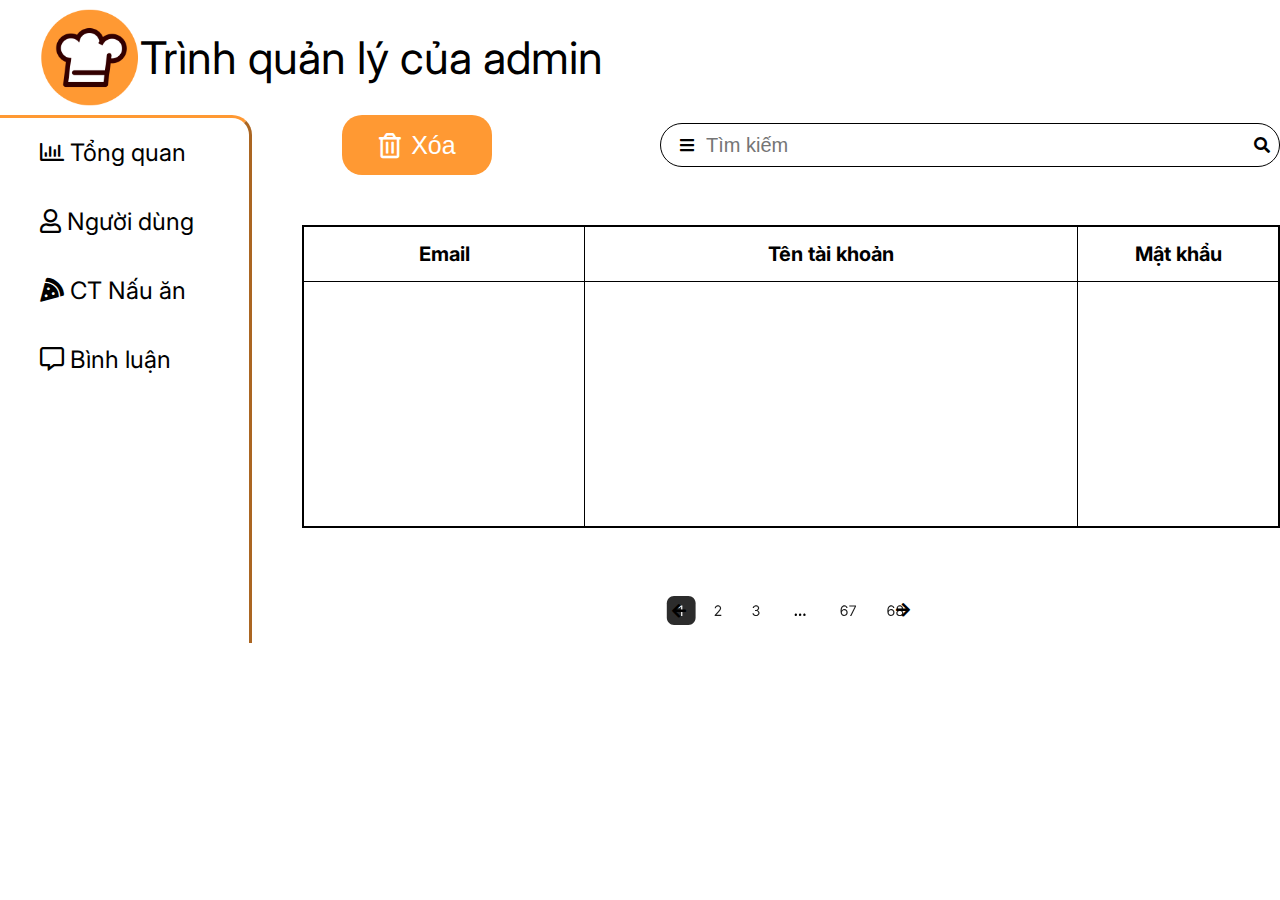
<file: admin-nguoidung.html>
<!DOCTYPE html>
<html lang="en">
<head>
    <meta charset="UTF-8">
    <meta name="viewport" content="width=device-width, initial-scale=1.0">
    <title>Admin-nguoi-dung</title>
    <link rel="stylesheet" href="css/admin-nguoidung.css">
    <link rel="preconnect" href="https://fonts.gstatic.com" crossorigin>
<link href="https://fonts.googleapis.com/css2?family=Alfa+Slab+One&family=Delius+Unicase:wght@400;700&display=swap" rel="stylesheet">
<link rel="preconnect" href="https://fonts.googleapis.com">
<link rel="preconnect" href="https://fonts.gstatic.com" crossorigin>
<link href="https://fonts.googleapis.com/css2?family=Inter:ital,opsz,wght@0,14..32,100..900;1,14..32,100..900&display=swap" rel="stylesheet">
<link rel="stylesheet" href="https://cdnjs.cloudflare.com/ajax/libs/font-awesome/5.15.4/css/all.min.css" integrity="sha512-1ycn6IcaQQ40/MKBW2W4Rhis/DbILU74C1vSrLJxCq57o941Ym01SwNsOMqvEBFlcgUa6xLiPY/NS5R+E6ztJQ==" crossorigin="anonymous" referrerpolicy="no-referrer" />

</head>
<body>
    <div class="header">
        <img src="img/logo_cookpad_large-c79eec91e0cdec1a592f98f46f80fbaf51a213ddefb55437c942f4816967c772.png" alt="">
        <h1>Trình quản lý của admin</h1>
    </div>
    <div class="content">
        <div class="left">
            <h2><a href="admin-tongquan.html"><i class="far fa-chart-bar icon" ></i> Tổng quan</a></h2>
            <h2><a href="admin-nguoidung.html"><i class="far fa-user icon"></i> Người dùng</a></h2>
            <h2><a href="admin-ctnauan.html"><i class="fas fa-pizza-slice icon"></i> CT Nấu ăn</a></h2>
            <h2><a href="admin-binhluanvadanhgia.html"><i class="far fa-comment-alt icon"></i> Bình luận</a></h2>
        </div>
        
        <div class="right">
            <div class="top-right">
                <button type="button"><i class="far fa-trash-alt"></i> Xóa</button>
                <div class="search-bar">
                    <i class="fas fa-bars icon-menu"></i>
                    <input type="search" name="" id="" placeholder="Tìm kiếm">
                    <i class="fas fa-search icon-search"></i>
                </div>
            </div>
                
            
            <table class="bang">
                <tr>
                    <th class="Email">Email</th>
                    <th>Tên tài khoản</th>
                    <th class="Mat-khau">Mật khẩu</th>
                </tr>
                <tr>
                    <td></td>
                    <td></td>
                    <td></td>
                </tr>
            </table>

                
                <div class="chuyen-trang">
                    <i class="fas fa-arrow-left chi-trai"></i>
                    <svg width="450" height="65" viewBox="0 0 500 65" fill="none" xmlns="http://www.w3.org/2000/svg">
                    <path d="M112 24.5C112 20.0817 115.582 16.5 120 16.5H136C140.418 16.5 144 20.0817 144 24.5V40.5C144 44.9183 140.418 48.5 136 48.5H120C115.582 48.5 112 44.9183 112 40.5V24.5Z" fill="#2C2C2C"/>
                    <path d="M129.295 26.8636V38.5H127.886V28.3409H127.818L124.977 30.2273V28.7955L127.886 26.8636H129.295Z" fill="#F5F5F5"/>
                    <path d="M165.205 38.5V37.4773L169.045 33.2727C169.496 32.7803 169.867 32.3523 170.159 31.9886C170.451 31.6212 170.667 31.2765 170.807 30.9545C170.951 30.6288 171.023 30.2879 171.023 29.9318C171.023 29.5227 170.924 29.1686 170.727 28.8693C170.534 28.5701 170.269 28.339 169.932 28.1761C169.595 28.0133 169.216 27.9318 168.795 27.9318C168.348 27.9318 167.958 28.0246 167.625 28.2102C167.295 28.392 167.04 28.6477 166.858 28.9773C166.68 29.3068 166.591 29.6932 166.591 30.1364H165.25C165.25 29.4545 165.407 28.8561 165.722 28.3409C166.036 27.8258 166.464 27.4242 167.006 27.1364C167.551 26.8485 168.163 26.7045 168.841 26.7045C169.523 26.7045 170.127 26.8485 170.653 27.1364C171.18 27.4242 171.593 27.8125 171.892 28.3011C172.191 28.7898 172.341 29.3333 172.341 29.9318C172.341 30.3598 172.263 30.7784 172.108 31.1875C171.956 31.5928 171.691 32.0455 171.312 32.5455C170.938 33.0417 170.417 33.6477 169.75 34.3636L167.136 37.1591V37.25H172.545V38.5H165.205Z" fill="#1E1E1E"/>
                    <path d="M211.136 38.6591C210.386 38.6591 209.718 38.5303 209.131 38.2727C208.547 38.0152 208.083 37.6572 207.739 37.1989C207.398 36.7367 207.212 36.2008 207.182 35.5909H208.614C208.644 35.9659 208.773 36.2898 209 36.5625C209.227 36.8314 209.525 37.0398 209.892 37.1875C210.259 37.3352 210.667 37.4091 211.114 37.4091C211.614 37.4091 212.057 37.322 212.443 37.1477C212.83 36.9735 213.133 36.7311 213.352 36.4205C213.572 36.1098 213.682 35.75 213.682 35.3409C213.682 34.9129 213.576 34.536 213.364 34.2102C213.152 33.8807 212.841 33.6231 212.432 33.4375C212.023 33.2519 211.523 33.1591 210.932 33.1591H210V31.9091H210.932C211.394 31.9091 211.799 31.8258 212.148 31.6591C212.5 31.4924 212.775 31.2576 212.972 30.9545C213.172 30.6515 213.273 30.2955 213.273 29.8864C213.273 29.4924 213.186 29.1496 213.011 28.858C212.837 28.5663 212.591 28.339 212.273 28.1761C211.958 28.0133 211.587 27.9318 211.159 27.9318C210.758 27.9318 210.379 28.0057 210.023 28.1534C209.67 28.2973 209.383 28.5076 209.159 28.7841C208.936 29.0568 208.814 29.3864 208.795 29.7727H207.432C207.455 29.1629 207.638 28.6288 207.983 28.1705C208.328 27.7083 208.778 27.3485 209.335 27.0909C209.896 26.8333 210.511 26.7045 211.182 26.7045C211.902 26.7045 212.519 26.8504 213.034 27.142C213.549 27.4299 213.945 27.8106 214.222 28.2841C214.498 28.7576 214.636 29.2689 214.636 29.8182C214.636 30.4735 214.464 31.0322 214.119 31.4943C213.778 31.9564 213.314 32.2765 212.727 32.4545V32.5455C213.462 32.6667 214.036 32.9792 214.449 33.483C214.862 33.983 215.068 34.6023 215.068 35.3409C215.068 35.9735 214.896 36.5417 214.551 37.0455C214.21 37.5455 213.744 37.9394 213.153 38.2273C212.563 38.5152 211.89 38.6591 211.136 38.6591Z" fill="#1E1E1E"/>
                    <path d="M255.381 38.6477C255.006 38.6477 254.684 38.5152 254.415 38.25C254.15 37.9811 254.017 37.6591 254.017 37.2841C254.017 36.9129 254.15 36.5947 254.415 36.3295C254.684 36.0644 255.006 35.9318 255.381 35.9318C255.744 35.9318 256.063 36.0644 256.335 36.3295C256.608 36.5947 256.744 36.9129 256.744 37.2841C256.744 37.5341 256.68 37.7633 256.551 37.9716C256.426 38.1761 256.261 38.3409 256.057 38.4659C255.852 38.5871 255.627 38.6477 255.381 38.6477ZM260.146 38.6477C259.771 38.6477 259.449 38.5152 259.18 38.25C258.915 37.9811 258.783 37.6591 258.783 37.2841C258.783 36.9129 258.915 36.5947 259.18 36.3295C259.449 36.0644 259.771 35.9318 260.146 35.9318C260.51 35.9318 260.828 36.0644 261.101 36.3295C261.374 36.5947 261.51 36.9129 261.51 37.2841C261.51 37.5341 261.446 37.7633 261.317 37.9716C261.192 38.1761 261.027 38.3409 260.822 38.4659C260.618 38.5871 260.393 38.6477 260.146 38.6477ZM264.912 38.6477C264.537 38.6477 264.215 38.5152 263.946 38.25C263.681 37.9811 263.548 37.6591 263.548 37.2841C263.548 36.9129 263.681 36.5947 263.946 36.3295C264.215 36.0644 264.537 35.9318 264.912 35.9318C265.276 35.9318 265.594 36.0644 265.866 36.3295C266.139 36.5947 266.276 36.9129 266.276 37.2841C266.276 37.5341 266.211 37.7633 266.082 37.9716C265.957 38.1761 265.793 38.3409 265.588 38.4659C265.384 38.5871 265.158 38.6477 264.912 38.6477Z" fill="black"/>
                    <path d="M309.068 38.6591C308.591 38.6515 308.114 38.5606 307.636 38.3864C307.159 38.2121 306.723 37.9186 306.33 37.5057C305.936 37.089 305.619 36.5265 305.381 35.8182C305.142 35.1061 305.023 34.2121 305.023 33.1364C305.023 32.1061 305.119 31.1932 305.312 30.3977C305.506 29.5985 305.786 28.9261 306.153 28.3807C306.521 27.8314 306.964 27.4148 307.483 27.1307C308.006 26.8466 308.595 26.7045 309.25 26.7045C309.902 26.7045 310.481 26.8352 310.989 27.0966C311.5 27.3542 311.917 27.714 312.239 28.1761C312.561 28.6383 312.769 29.1705 312.864 29.7727H311.477C311.348 29.25 311.098 28.8163 310.727 28.4716C310.356 28.1269 309.864 27.9545 309.25 27.9545C308.348 27.9545 307.638 28.3466 307.119 29.1307C306.604 29.9148 306.345 31.0152 306.341 32.4318H306.432C306.644 32.1098 306.896 31.8352 307.188 31.608C307.483 31.3769 307.809 31.1989 308.165 31.0739C308.521 30.9489 308.898 30.8864 309.295 30.8864C309.962 30.8864 310.572 31.053 311.125 31.3864C311.678 31.7159 312.121 32.1723 312.455 32.7557C312.788 33.3352 312.955 34 312.955 34.75C312.955 35.4697 312.794 36.1288 312.472 36.7273C312.15 37.322 311.697 37.7955 311.114 38.1477C310.534 38.4962 309.852 38.6667 309.068 38.6591ZM309.068 37.4091C309.545 37.4091 309.973 37.2898 310.352 37.0511C310.735 36.8125 311.036 36.4924 311.256 36.0909C311.479 35.6894 311.591 35.2424 311.591 34.75C311.591 34.2689 311.483 33.8314 311.267 33.4375C311.055 33.0398 310.761 32.7235 310.386 32.4886C310.015 32.2538 309.591 32.1364 309.114 32.1364C308.754 32.1364 308.419 32.2083 308.108 32.3523C307.797 32.4924 307.525 32.6856 307.29 32.9318C307.059 33.178 306.877 33.4602 306.744 33.7784C306.612 34.0928 306.545 34.4242 306.545 34.7727C306.545 35.2348 306.653 35.6667 306.869 36.0682C307.089 36.4697 307.388 36.7936 307.767 37.0398C308.15 37.286 308.583 37.4091 309.068 37.4091ZM315.553 38.5L320.757 28.2045V28.1136H314.757V26.8636H322.212V28.1818L317.03 38.5H315.553Z" fill="#1E1E1E"/>
                    <path d="M361.068 38.6591C360.591 38.6515 360.114 38.5606 359.636 38.3864C359.159 38.2121 358.723 37.9186 358.33 37.5057C357.936 37.089 357.619 36.5265 357.381 35.8182C357.142 35.1061 357.023 34.2121 357.023 33.1364C357.023 32.1061 357.119 31.1932 357.312 30.3977C357.506 29.5985 357.786 28.9261 358.153 28.3807C358.521 27.8314 358.964 27.4148 359.483 27.1307C360.006 26.8466 360.595 26.7045 361.25 26.7045C361.902 26.7045 362.481 26.8352 362.989 27.0966C363.5 27.3542 363.917 27.714 364.239 28.1761C364.561 28.6383 364.769 29.1705 364.864 29.7727H363.477C363.348 29.25 363.098 28.8163 362.727 28.4716C362.356 28.1269 361.864 27.9545 361.25 27.9545C360.348 27.9545 359.638 28.3466 359.119 29.1307C358.604 29.9148 358.345 31.0152 358.341 32.4318H358.432C358.644 32.1098 358.896 31.8352 359.188 31.608C359.483 31.3769 359.809 31.1989 360.165 31.0739C360.521 30.9489 360.898 30.8864 361.295 30.8864C361.962 30.8864 362.572 31.053 363.125 31.3864C363.678 31.7159 364.121 32.1723 364.455 32.7557C364.788 33.3352 364.955 34 364.955 34.75C364.955 35.4697 364.794 36.1288 364.472 36.7273C364.15 37.322 363.697 37.7955 363.114 38.1477C362.534 38.4962 361.852 38.6667 361.068 38.6591ZM361.068 37.4091C361.545 37.4091 361.973 37.2898 362.352 37.0511C362.735 36.8125 363.036 36.4924 363.256 36.0909C363.479 35.6894 363.591 35.2424 363.591 34.75C363.591 34.2689 363.483 33.8314 363.267 33.4375C363.055 33.0398 362.761 32.7235 362.386 32.4886C362.015 32.2538 361.591 32.1364 361.114 32.1364C360.754 32.1364 360.419 32.2083 360.108 32.3523C359.797 32.4924 359.525 32.6856 359.29 32.9318C359.059 33.178 358.877 33.4602 358.744 33.7784C358.612 34.0928 358.545 34.4242 358.545 34.7727C358.545 35.2348 358.653 35.6667 358.869 36.0682C359.089 36.4697 359.388 36.7936 359.767 37.0398C360.15 37.286 360.583 37.4091 361.068 37.4091ZM370.916 38.6591C370.136 38.6591 369.446 38.5208 368.848 38.2443C368.253 37.964 367.789 37.5795 367.456 37.0909C367.123 36.5985 366.958 36.0379 366.962 35.4091C366.958 34.9167 367.054 34.4621 367.251 34.0455C367.448 33.625 367.717 33.2746 368.058 32.9943C368.403 32.7102 368.787 32.5303 369.212 32.4545V32.3864C368.655 32.2424 368.212 31.9299 367.882 31.4489C367.553 30.964 367.39 30.4129 367.393 29.7955C367.39 29.2045 367.539 28.6761 367.842 28.2102C368.145 27.7443 368.562 27.3769 369.092 27.108C369.626 26.839 370.234 26.7045 370.916 26.7045C371.59 26.7045 372.193 26.839 372.723 27.108C373.253 27.3769 373.67 27.7443 373.973 28.2102C374.28 28.6761 374.435 29.2045 374.439 29.7955C374.435 30.4129 374.267 30.964 373.933 31.4489C373.604 31.9299 373.166 32.2424 372.621 32.3864V32.4545C373.041 32.5303 373.42 32.7102 373.757 32.9943C374.094 33.2746 374.363 33.625 374.564 34.0455C374.765 34.4621 374.867 34.9167 374.871 35.4091C374.867 36.0379 374.696 36.5985 374.359 37.0909C374.026 37.5795 373.562 37.964 372.967 38.2443C372.376 38.5208 371.693 38.6591 370.916 38.6591ZM370.916 37.4091C371.443 37.4091 371.897 37.3239 372.28 37.1534C372.662 36.983 372.958 36.7424 373.166 36.4318C373.375 36.1212 373.481 35.7576 373.484 35.3409C373.481 34.9015 373.367 34.5133 373.143 34.1761C372.92 33.839 372.615 33.5739 372.229 33.3807C371.846 33.1875 371.409 33.0909 370.916 33.0909C370.42 33.0909 369.977 33.1875 369.587 33.3807C369.2 33.5739 368.895 33.839 368.672 34.1761C368.452 34.5133 368.344 34.9015 368.348 35.3409C368.344 35.7576 368.445 36.1212 368.649 36.4318C368.857 36.7424 369.155 36.983 369.541 37.1534C369.928 37.3239 370.386 37.4091 370.916 37.4091ZM370.916 31.8864C371.333 31.8864 371.702 31.803 372.024 31.6364C372.35 31.4697 372.606 31.2367 372.791 30.9375C372.977 30.6383 373.071 30.2879 373.075 29.8864C373.071 29.4924 372.979 29.1496 372.797 28.858C372.615 28.5625 372.363 28.3352 372.041 28.1761C371.719 28.0133 371.344 27.9318 370.916 27.9318C370.481 27.9318 370.1 28.0133 369.774 28.1761C369.448 28.3352 369.196 28.5625 369.018 28.858C368.84 29.1496 368.753 29.4924 368.757 29.8864C368.753 30.2879 368.842 30.6383 369.024 30.9375C369.21 31.2367 369.465 31.4697 369.791 31.6364C370.117 31.803 370.492 31.8864 370.916 31.8864Z" fill="#1E1E1E"/>
                    </svg>  <i class="fas fa-arrow-right chi-phai"></i>
                </div>
        </div>
    </div>
</body>
</html>
</file>
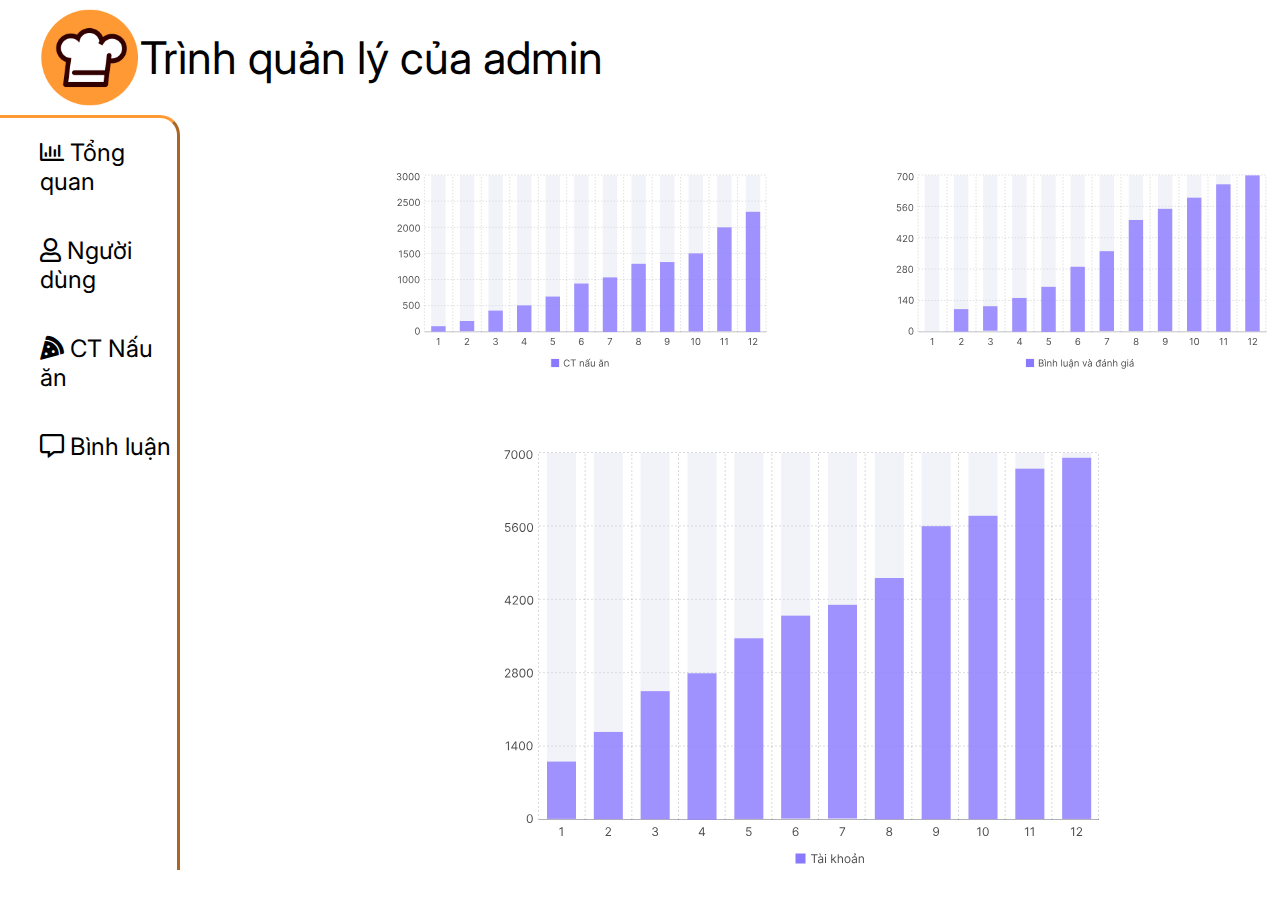
<file: admin-tongquan.html>
<!DOCTYPE html>
<html lang="en">
<head>
    <meta charset="UTF-8">
    <meta name="viewport" content="width=device-width, initial-scale=1.0">
    <title>admin-tong quan</title>
    <link rel="stylesheet" href="css/admin-tongquan.css">
     <link rel="preconnect" href="https://fonts.gstatic.com" crossorigin>
<link href="https://fonts.googleapis.com/css2?family=Alfa+Slab+One&family=Delius+Unicase:wght@400;700&display=swap" rel="stylesheet">
<link rel="preconnect" href="https://fonts.googleapis.com">
<link rel="preconnect" href="https://fonts.gstatic.com" crossorigin>
<link href="https://fonts.googleapis.com/css2?family=Inter:ital,opsz,wght@0,14..32,100..900;1,14..32,100..900&display=swap" rel="stylesheet">
<link rel="stylesheet" href="https://cdnjs.cloudflare.com/ajax/libs/font-awesome/5.15.4/css/all.min.css" integrity="sha512-1ycn6IcaQQ40/MKBW2W4Rhis/DbILU74C1vSrLJxCq57o941Ym01SwNsOMqvEBFlcgUa6xLiPY/NS5R+E6ztJQ==" crossorigin="anonymous" referrerpolicy="no-referrer" />

</head>
<body>
    <div class="header">
         <img src="img/logo_cookpad_large-c79eec91e0cdec1a592f98f46f80fbaf51a213ddefb55437c942f4816967c772.png" alt="">
        <h1>Trình quản lý của admin</h1>
    </div>
    <div class="content">
        <div class="left">
            <h2><a href="admin-tongquan.html"><i class="far fa-chart-bar icon" ></i> Tổng quan</a></h2>
            <h2><a href="admin-nguoidung.html"><i class="far fa-user icon"></i> Người dùng</a></h2>
            <h2><a href="admin-ctnauan.html"><i class="fas fa-pizza-slice icon"></i> CT Nấu ăn</a></h2>
            <h2><a href="admin-binhluanvadanhgia.html"><i class="far fa-comment-alt icon"></i> Bình luận</a></h2>
        </div>

        <div class="right">
            <div class="char">
                <svg width="400" height="300" viewBox="0 0 500 300" fill="none" xmlns="http://www.w3.org/2000/svg">
<rect width="500" height="300" fill="white"/>
<path d="M23.8523 44.1193C23.2898 44.1193 22.7884 44.0227 22.348 43.8295C21.9105 43.6364 21.5625 43.3679 21.304 43.0241C21.0483 42.6776 20.9091 42.2756 20.8864 41.8182H21.9602C21.983 42.0994 22.0795 42.3423 22.25 42.5469C22.4205 42.7486 22.6435 42.9048 22.919 43.0156C23.1946 43.1264 23.5 43.1818 23.8352 43.1818C24.2102 43.1818 24.5426 43.1165 24.8324 42.9858C25.1222 42.8551 25.3494 42.6733 25.5142 42.4403C25.679 42.2074 25.7614 41.9375 25.7614 41.6307C25.7614 41.3097 25.6818 41.027 25.5227 40.7827C25.3636 40.5355 25.1307 40.3423 24.8239 40.2031C24.517 40.0639 24.142 39.9943 23.6989 39.9943H23V39.0568H23.6989C24.0455 39.0568 24.3494 38.9943 24.6108 38.8693C24.875 38.7443 25.081 38.5682 25.2287 38.3409C25.3793 38.1136 25.4545 37.8466 25.4545 37.5398C25.4545 37.2443 25.3892 36.9872 25.2585 36.7685C25.1278 36.5497 24.9432 36.3793 24.7045 36.2571C24.4688 36.1349 24.1903 36.0739 23.8693 36.0739C23.5682 36.0739 23.2841 36.1293 23.017 36.2401C22.7528 36.348 22.5369 36.5057 22.3693 36.7131C22.2017 36.9176 22.1108 37.1648 22.0966 37.4545H21.0739C21.0909 36.9972 21.2287 36.5966 21.4872 36.2528C21.7457 35.9062 22.0838 35.6364 22.5014 35.4432C22.9219 35.25 23.3835 35.1534 23.8864 35.1534C24.4261 35.1534 24.8892 35.2628 25.2756 35.4815C25.6619 35.6974 25.9588 35.983 26.1662 36.3381C26.3736 36.6932 26.4773 37.0767 26.4773 37.4886C26.4773 37.9801 26.348 38.3991 26.0895 38.7457C25.8338 39.0923 25.4858 39.3324 25.0455 39.4659V39.5341C25.5966 39.625 26.027 39.8594 26.3366 40.2372C26.6463 40.6122 26.8011 41.0767 26.8011 41.6307C26.8011 42.1051 26.6719 42.5312 26.4134 42.9091C26.1577 43.2841 25.8082 43.5795 25.3651 43.7955C24.9219 44.0114 24.4176 44.1193 23.8523 44.1193ZM31.3906 44.1193C30.7486 44.1193 30.2017 43.9446 29.75 43.5952C29.2983 43.2429 28.9531 42.733 28.7145 42.0653C28.4759 41.3949 28.3565 40.5852 28.3565 39.6364C28.3565 38.6932 28.4759 37.8878 28.7145 37.2202C28.956 36.5497 29.3026 36.0384 29.7543 35.6861C30.2088 35.331 30.7543 35.1534 31.3906 35.1534C32.027 35.1534 32.571 35.331 33.0227 35.6861C33.4773 36.0384 33.8239 36.5497 34.0625 37.2202C34.304 37.8878 34.4247 38.6932 34.4247 39.6364C34.4247 40.5852 34.3054 41.3949 34.0668 42.0653C33.8281 42.733 33.483 43.2429 33.0312 43.5952C32.5795 43.9446 32.0327 44.1193 31.3906 44.1193ZM31.3906 43.1818C32.027 43.1818 32.5213 42.875 32.8736 42.2614C33.2259 41.6477 33.402 40.7727 33.402 39.6364C33.402 38.8807 33.321 38.2372 33.1591 37.706C33 37.1747 32.7699 36.7699 32.4688 36.4915C32.1705 36.2131 31.8111 36.0739 31.3906 36.0739C30.7599 36.0739 30.267 36.3849 29.9119 37.0071C29.5568 37.6264 29.3793 38.5028 29.3793 39.6364C29.3793 40.392 29.4588 41.0341 29.6179 41.5625C29.777 42.0909 30.0057 42.4929 30.304 42.7685C30.6051 43.044 30.9673 43.1818 31.3906 43.1818ZM38.8906 44.1193C38.2486 44.1193 37.7017 43.9446 37.25 43.5952C36.7983 43.2429 36.4531 42.733 36.2145 42.0653C35.9759 41.3949 35.8565 40.5852 35.8565 39.6364C35.8565 38.6932 35.9759 37.8878 36.2145 37.2202C36.456 36.5497 36.8026 36.0384 37.2543 35.6861C37.7088 35.331 38.2543 35.1534 38.8906 35.1534C39.527 35.1534 40.071 35.331 40.5227 35.6861C40.9773 36.0384 41.3239 36.5497 41.5625 37.2202C41.804 37.8878 41.9247 38.6932 41.9247 39.6364C41.9247 40.5852 41.8054 41.3949 41.5668 42.0653C41.3281 42.733 40.983 43.2429 40.5312 43.5952C40.0795 43.9446 39.5327 44.1193 38.8906 44.1193ZM38.8906 43.1818C39.527 43.1818 40.0213 42.875 40.3736 42.2614C40.7259 41.6477 40.902 40.7727 40.902 39.6364C40.902 38.8807 40.821 38.2372 40.6591 37.706C40.5 37.1747 40.2699 36.7699 39.9688 36.4915C39.6705 36.2131 39.3111 36.0739 38.8906 36.0739C38.2599 36.0739 37.767 36.3849 37.4119 37.0071C37.0568 37.6264 36.8793 38.5028 36.8793 39.6364C36.8793 40.392 36.9588 41.0341 37.1179 41.5625C37.277 42.0909 37.5057 42.4929 37.804 42.7685C38.1051 43.044 38.4673 43.1818 38.8906 43.1818ZM46.3906 44.1193C45.7486 44.1193 45.2017 43.9446 44.75 43.5952C44.2983 43.2429 43.9531 42.733 43.7145 42.0653C43.4759 41.3949 43.3565 40.5852 43.3565 39.6364C43.3565 38.6932 43.4759 37.8878 43.7145 37.2202C43.956 36.5497 44.3026 36.0384 44.7543 35.6861C45.2088 35.331 45.7543 35.1534 46.3906 35.1534C47.027 35.1534 47.571 35.331 48.0227 35.6861C48.4773 36.0384 48.8239 36.5497 49.0625 37.2202C49.304 37.8878 49.4247 38.6932 49.4247 39.6364C49.4247 40.5852 49.3054 41.3949 49.0668 42.0653C48.8281 42.733 48.483 43.2429 48.0312 43.5952C47.5795 43.9446 47.0327 44.1193 46.3906 44.1193ZM46.3906 43.1818C47.027 43.1818 47.5213 42.875 47.8736 42.2614C48.2259 41.6477 48.402 40.7727 48.402 39.6364C48.402 38.8807 48.321 38.2372 48.1591 37.706C48 37.1747 47.7699 36.7699 47.4688 36.4915C47.1705 36.2131 46.8111 36.0739 46.3906 36.0739C45.7599 36.0739 45.267 36.3849 44.9119 37.0071C44.5568 37.6264 44.3793 38.5028 44.3793 39.6364C44.3793 40.392 44.4588 41.0341 44.6179 41.5625C44.777 42.0909 45.0057 42.4929 45.304 42.7685C45.6051 43.044 45.9673 43.1818 46.3906 43.1818Z" fill="black" fill-opacity="0.7"/>
<path d="M21.9034 76.1667V75.3996L24.7841 72.2462C25.1222 71.8769 25.4006 71.5559 25.6193 71.2831C25.8381 71.0076 26 70.749 26.1051 70.5076C26.2131 70.2632 26.267 70.0076 26.267 69.7405C26.267 69.4337 26.1932 69.1681 26.0455 68.9436C25.9006 68.7192 25.7017 68.5459 25.4489 68.4238C25.196 68.3016 24.9119 68.2405 24.5966 68.2405C24.2614 68.2405 23.9688 68.3101 23.7188 68.4493C23.4716 68.5857 23.2798 68.7775 23.1435 69.0246C23.0099 69.2718 22.9432 69.5615 22.9432 69.8939H21.9375C21.9375 69.3826 22.0554 68.9337 22.2912 68.5473C22.527 68.161 22.848 67.8598 23.2543 67.6439C23.6634 67.428 24.1222 67.3201 24.6307 67.3201C25.142 67.3201 25.5952 67.428 25.9901 67.6439C26.3849 67.8598 26.6946 68.151 26.919 68.5175C27.1435 68.884 27.2557 69.2917 27.2557 69.7405C27.2557 70.0615 27.1974 70.3755 27.081 70.6823C26.9673 70.9863 26.7685 71.3257 26.4844 71.7007C26.2031 72.0729 25.8125 72.5275 25.3125 73.0644L23.3523 75.161V75.2292H27.4091V76.1667H21.9034ZM31.8963 76.286C31.3963 76.286 30.946 76.1865 30.5455 75.9877C30.1449 75.7888 29.8239 75.5161 29.5824 75.1695C29.3409 74.8229 29.2088 74.428 29.1861 73.9848H30.2088C30.2486 74.3797 30.4276 74.7064 30.7457 74.965C31.0668 75.2206 31.4503 75.3485 31.8963 75.3485C32.2543 75.3485 32.5724 75.2647 32.8509 75.0971C33.1321 74.9294 33.3523 74.6993 33.5114 74.4067C33.6733 74.1113 33.7543 73.7775 33.7543 73.4053C33.7543 73.0246 33.6705 72.6851 33.5028 72.3868C33.3381 72.0857 33.1108 71.8485 32.821 71.6752C32.5313 71.5019 32.2003 71.4138 31.8281 71.411C31.5611 71.4081 31.2869 71.4493 31.0057 71.5346C30.7244 71.6169 30.4929 71.7235 30.3111 71.8542L29.3224 71.7348L29.8509 67.4394H34.3849V68.3769H30.7372L30.4304 70.9507H30.4815C30.6605 70.8087 30.8849 70.6908 31.1548 70.5971C31.4247 70.5033 31.706 70.4564 31.9986 70.4564C32.5327 70.4564 33.0085 70.5843 33.4261 70.84C33.8466 71.0928 34.1761 71.4394 34.4148 71.8797C34.6562 72.3201 34.777 72.8229 34.777 73.3882C34.777 73.9451 34.652 74.4422 34.402 74.8797C34.1548 75.3144 33.8139 75.6581 33.3793 75.911C32.9446 76.161 32.4503 76.286 31.8963 76.286ZM39.3164 76.286C38.6744 76.286 38.1275 76.1113 37.6758 75.7618C37.2241 75.4096 36.8789 74.8996 36.6403 74.232C36.4016 73.5615 36.2823 72.7519 36.2823 71.803C36.2823 70.8598 36.4016 70.0544 36.6403 69.3868C36.8817 68.7164 37.2283 68.205 37.68 67.8527C38.1346 67.4976 38.68 67.3201 39.3164 67.3201C39.9528 67.3201 40.4968 67.4976 40.9485 67.8527C41.4031 68.205 41.7496 68.7164 41.9883 69.3868C42.2298 70.0544 42.3505 70.8598 42.3505 71.803C42.3505 72.7519 42.2312 73.5615 41.9925 74.232C41.7539 74.8996 41.4087 75.4096 40.957 75.7618C40.5053 76.1113 39.9585 76.286 39.3164 76.286ZM39.3164 75.3485C39.9528 75.3485 40.4471 75.0417 40.7994 74.428C41.1516 73.8144 41.3278 72.9394 41.3278 71.803C41.3278 71.0473 41.2468 70.4039 41.0849 69.8726C40.9258 69.3414 40.6957 68.9365 40.3945 68.6581C40.0962 68.3797 39.7369 68.2405 39.3164 68.2405C38.6857 68.2405 38.1928 68.5516 37.8377 69.1738C37.4826 69.7931 37.305 70.6695 37.305 71.803C37.305 72.5587 37.3846 73.2007 37.5437 73.7292C37.7028 74.2576 37.9315 74.6596 38.2298 74.9351C38.5309 75.2107 38.8931 75.3485 39.3164 75.3485ZM46.8164 76.286C46.1744 76.286 45.6275 76.1113 45.1758 75.7618C44.7241 75.4096 44.3789 74.8996 44.1403 74.232C43.9016 73.5615 43.7823 72.7519 43.7823 71.803C43.7823 70.8598 43.9016 70.0544 44.1403 69.3868C44.3817 68.7164 44.7283 68.205 45.18 67.8527C45.6346 67.4976 46.18 67.3201 46.8164 67.3201C47.4528 67.3201 47.9968 67.4976 48.4485 67.8527C48.9031 68.205 49.2496 68.7164 49.4883 69.3868C49.7298 70.0544 49.8505 70.8598 49.8505 71.803C49.8505 72.7519 49.7312 73.5615 49.4925 74.232C49.2539 74.8996 48.9087 75.4096 48.457 75.7618C48.0053 76.1113 47.4585 76.286 46.8164 76.286ZM46.8164 75.3485C47.4528 75.3485 47.9471 75.0417 48.2994 74.428C48.6516 73.8144 48.8278 72.9394 48.8278 71.803C48.8278 71.0473 48.7468 70.4039 48.5849 69.8726C48.4258 69.3414 48.1957 68.9365 47.8945 68.6581C47.5962 68.3797 47.2369 68.2405 46.8164 68.2405C46.1857 68.2405 45.6928 68.5516 45.3377 69.1738C44.9826 69.7931 44.805 70.6695 44.805 71.803C44.805 72.5587 44.8846 73.2007 45.0437 73.7292C45.2028 74.2576 45.4315 74.6596 45.7298 74.9351C46.0309 75.2107 46.3931 75.3485 46.8164 75.3485Z" fill="black" fill-opacity="0.7"/>
<path d="M21.9034 108.333V107.566L24.7841 104.413C25.1222 104.044 25.4006 103.723 25.6193 103.45C25.8381 103.174 26 102.916 26.1051 102.674C26.2131 102.43 26.267 102.174 26.267 101.907C26.267 101.6 26.1932 101.335 26.0455 101.11C25.9006 100.886 25.7017 100.713 25.4489 100.59C25.196 100.468 24.9119 100.407 24.5966 100.407C24.2614 100.407 23.9688 100.477 23.7188 100.616C23.4716 100.752 23.2798 100.944 23.1435 101.191C23.0099 101.438 22.9432 101.728 22.9432 102.061H21.9375C21.9375 101.549 22.0554 101.1 22.2912 100.714C22.527 100.328 22.848 100.027 23.2543 99.8106C23.6634 99.5947 24.1222 99.4867 24.6307 99.4867C25.142 99.4867 25.5952 99.5947 25.9901 99.8106C26.3849 100.027 26.6946 100.318 26.919 100.684C27.1435 101.051 27.2557 101.458 27.2557 101.907C27.2557 102.228 27.1974 102.542 27.081 102.849C26.9673 103.153 26.7685 103.492 26.4844 103.867C26.2031 104.24 25.8125 104.694 25.3125 105.231L23.3523 107.328V107.396H27.4091V108.333H21.9034ZM32.0156 108.453C31.3736 108.453 30.8267 108.278 30.375 107.928C29.9233 107.576 29.5781 107.066 29.3395 106.399C29.1009 105.728 28.9815 104.919 28.9815 103.97C28.9815 103.027 29.1009 102.221 29.3395 101.553C29.581 100.883 29.9276 100.372 30.3793 100.019C30.8338 99.6643 31.3793 99.4867 32.0156 99.4867C32.652 99.4867 33.196 99.6643 33.6477 100.019C34.1023 100.372 34.4489 100.883 34.6875 101.553C34.929 102.221 35.0497 103.027 35.0497 103.97C35.0497 104.919 34.9304 105.728 34.6918 106.399C34.4531 107.066 34.108 107.576 33.6562 107.928C33.2045 108.278 32.6577 108.453 32.0156 108.453ZM32.0156 107.515C32.652 107.515 33.1463 107.208 33.4986 106.595C33.8509 105.981 34.027 105.106 34.027 103.97C34.027 103.214 33.946 102.571 33.7841 102.039C33.625 101.508 33.3949 101.103 33.0938 100.825C32.7955 100.546 32.4361 100.407 32.0156 100.407C31.3849 100.407 30.892 100.718 30.5369 101.34C30.1818 101.96 30.0043 102.836 30.0043 103.97C30.0043 104.725 30.0838 105.367 30.2429 105.896C30.402 106.424 30.6307 106.826 30.929 107.102C31.2301 107.377 31.5923 107.515 32.0156 107.515ZM39.5156 108.453C38.8736 108.453 38.3267 108.278 37.875 107.928C37.4233 107.576 37.0781 107.066 36.8395 106.399C36.6009 105.728 36.4815 104.919 36.4815 103.97C36.4815 103.027 36.6009 102.221 36.8395 101.553C37.081 100.883 37.4276 100.372 37.8793 100.019C38.3338 99.6643 38.8793 99.4867 39.5156 99.4867C40.152 99.4867 40.696 99.6643 41.1477 100.019C41.6023 100.372 41.9489 100.883 42.1875 101.553C42.429 102.221 42.5497 103.027 42.5497 103.97C42.5497 104.919 42.4304 105.728 42.1918 106.399C41.9531 107.066 41.608 107.576 41.1562 107.928C40.7045 108.278 40.1577 108.453 39.5156 108.453ZM39.5156 107.515C40.152 107.515 40.6463 107.208 40.9986 106.595C41.3509 105.981 41.527 105.106 41.527 103.97C41.527 103.214 41.446 102.571 41.2841 102.039C41.125 101.508 40.8949 101.103 40.5938 100.825C40.2955 100.546 39.9361 100.407 39.5156 100.407C38.8849 100.407 38.392 100.718 38.0369 101.34C37.6818 101.96 37.5043 102.836 37.5043 103.97C37.5043 104.725 37.5838 105.367 37.7429 105.896C37.902 106.424 38.1307 106.826 38.429 107.102C38.7301 107.377 39.0923 107.515 39.5156 107.515ZM47.0156 108.453C46.3736 108.453 45.8267 108.278 45.375 107.928C44.9233 107.576 44.5781 107.066 44.3395 106.399C44.1009 105.728 43.9815 104.919 43.9815 103.97C43.9815 103.027 44.1009 102.221 44.3395 101.553C44.581 100.883 44.9276 100.372 45.3793 100.019C45.8338 99.6643 46.3793 99.4867 47.0156 99.4867C47.652 99.4867 48.196 99.6643 48.6477 100.019C49.1023 100.372 49.4489 100.883 49.6875 101.553C49.929 102.221 50.0497 103.027 50.0497 103.97C50.0497 104.919 49.9304 105.728 49.6918 106.399C49.4531 107.066 49.108 107.576 48.6562 107.928C48.2045 108.278 47.6577 108.453 47.0156 108.453ZM47.0156 107.515C47.652 107.515 48.1463 107.208 48.4986 106.595C48.8509 105.981 49.027 105.106 49.027 103.97C49.027 103.214 48.946 102.571 48.7841 102.039C48.625 101.508 48.3949 101.103 48.0938 100.825C47.7955 100.546 47.4361 100.407 47.0156 100.407C46.3849 100.407 45.892 100.718 45.5369 101.34C45.1818 101.96 45.0043 102.836 45.0043 103.97C45.0043 104.725 45.0838 105.367 45.2429 105.896C45.402 106.424 45.6307 106.826 45.929 107.102C46.2301 107.377 46.5923 107.515 47.0156 107.515Z" fill="black" fill-opacity="0.7"/>
<path d="M26.9716 131.773V140.5H25.9148V132.881H25.8636L23.733 134.295V133.222L25.9148 131.773H26.9716ZM32.2088 140.619C31.7088 140.619 31.2585 140.52 30.858 140.321C30.4574 140.122 30.1364 139.849 29.8949 139.503C29.6534 139.156 29.5213 138.761 29.4986 138.318H30.5213C30.5611 138.713 30.7401 139.04 31.0582 139.298C31.3793 139.554 31.7628 139.682 32.2088 139.682C32.5668 139.682 32.8849 139.598 33.1634 139.43C33.4446 139.263 33.6648 139.033 33.8239 138.74C33.9858 138.445 34.0668 138.111 34.0668 137.739C34.0668 137.358 33.983 137.018 33.8153 136.72C33.6506 136.419 33.4233 136.182 33.1335 136.009C32.8438 135.835 32.5128 135.747 32.1406 135.744C31.8736 135.741 31.5994 135.783 31.3182 135.868C31.0369 135.95 30.8054 136.057 30.6236 136.188L29.6349 136.068L30.1634 131.773H34.6974V132.71H31.0497L30.7429 135.284H30.794C30.973 135.142 31.1974 135.024 31.4673 134.93C31.7372 134.837 32.0185 134.79 32.3111 134.79C32.8452 134.79 33.321 134.918 33.7386 135.173C34.1591 135.426 34.4886 135.773 34.7273 136.213C34.9688 136.653 35.0895 137.156 35.0895 137.722C35.0895 138.278 34.9645 138.776 34.7145 139.213C34.4673 139.648 34.1264 139.991 33.6918 140.244C33.2571 140.494 32.7628 140.619 32.2088 140.619ZM39.6289 140.619C38.9869 140.619 38.44 140.445 37.9883 140.095C37.5366 139.743 37.1914 139.233 36.9528 138.565C36.7141 137.895 36.5948 137.085 36.5948 136.136C36.5948 135.193 36.7141 134.388 36.9528 133.72C37.1942 133.05 37.5408 132.538 37.9925 132.186C38.4471 131.831 38.9925 131.653 39.6289 131.653C40.2653 131.653 40.8093 131.831 41.261 132.186C41.7156 132.538 42.0621 133.05 42.3008 133.72C42.5423 134.388 42.663 135.193 42.663 136.136C42.663 137.085 42.5437 137.895 42.305 138.565C42.0664 139.233 41.7212 139.743 41.2695 140.095C40.8178 140.445 40.271 140.619 39.6289 140.619ZM39.6289 139.682C40.2653 139.682 40.7596 139.375 41.1119 138.761C41.4641 138.148 41.6403 137.273 41.6403 136.136C41.6403 135.381 41.5593 134.737 41.3974 134.206C41.2383 133.675 41.0082 133.27 40.707 132.991C40.4087 132.713 40.0494 132.574 39.6289 132.574C38.9982 132.574 38.5053 132.885 38.1502 133.507C37.7951 134.126 37.6175 135.003 37.6175 136.136C37.6175 136.892 37.6971 137.534 37.8562 138.062C38.0153 138.591 38.244 138.993 38.5423 139.268C38.8434 139.544 39.2056 139.682 39.6289 139.682ZM47.1289 140.619C46.4869 140.619 45.94 140.445 45.4883 140.095C45.0366 139.743 44.6914 139.233 44.4528 138.565C44.2141 137.895 44.0948 137.085 44.0948 136.136C44.0948 135.193 44.2141 134.388 44.4528 133.72C44.6942 133.05 45.0408 132.538 45.4925 132.186C45.9471 131.831 46.4925 131.653 47.1289 131.653C47.7653 131.653 48.3093 131.831 48.761 132.186C49.2156 132.538 49.5621 133.05 49.8008 133.72C50.0423 134.388 50.163 135.193 50.163 136.136C50.163 137.085 50.0437 137.895 49.805 138.565C49.5664 139.233 49.2212 139.743 48.7695 140.095C48.3178 140.445 47.771 140.619 47.1289 140.619ZM47.1289 139.682C47.7653 139.682 48.2596 139.375 48.6119 138.761C48.9641 138.148 49.1403 137.273 49.1403 136.136C49.1403 135.381 49.0593 134.737 48.8974 134.206C48.7383 133.675 48.5082 133.27 48.207 132.991C47.9087 132.713 47.5494 132.574 47.1289 132.574C46.4982 132.574 46.0053 132.885 45.6502 133.507C45.2951 134.126 45.1175 135.003 45.1175 136.136C45.1175 136.892 45.1971 137.534 45.3562 138.062C45.5153 138.591 45.744 138.993 46.0423 139.268C46.3434 139.544 46.7056 139.682 47.1289 139.682Z" fill="black" fill-opacity="0.7"/>
<path d="M25.9716 163.939V172.667H24.9148V165.047H24.8636L22.733 166.462V165.388L24.9148 163.939H25.9716ZM31.3281 172.786C30.6861 172.786 30.1392 172.611 29.6875 172.262C29.2358 171.91 28.8906 171.4 28.652 170.732C28.4134 170.062 28.294 169.252 28.294 168.303C28.294 167.36 28.4134 166.554 28.652 165.887C28.8935 165.216 29.2401 164.705 29.6918 164.353C30.1463 163.998 30.6918 163.82 31.3281 163.82C31.9645 163.82 32.5085 163.998 32.9602 164.353C33.4148 164.705 33.7614 165.216 34 165.887C34.2415 166.554 34.3622 167.36 34.3622 168.303C34.3622 169.252 34.2429 170.062 34.0043 170.732C33.7656 171.4 33.4205 171.91 32.9688 172.262C32.517 172.611 31.9702 172.786 31.3281 172.786ZM31.3281 171.848C31.9645 171.848 32.4588 171.542 32.8111 170.928C33.1634 170.314 33.3395 169.439 33.3395 168.303C33.3395 167.547 33.2585 166.904 33.0966 166.373C32.9375 165.841 32.7074 165.437 32.4062 165.158C32.108 164.88 31.7486 164.741 31.3281 164.741C30.6974 164.741 30.2045 165.052 29.8494 165.674C29.4943 166.293 29.3168 167.169 29.3168 168.303C29.3168 169.059 29.3963 169.701 29.5554 170.229C29.7145 170.758 29.9432 171.16 30.2415 171.435C30.5426 171.711 30.9048 171.848 31.3281 171.848ZM38.8281 172.786C38.1861 172.786 37.6392 172.611 37.1875 172.262C36.7358 171.91 36.3906 171.4 36.152 170.732C35.9134 170.062 35.794 169.252 35.794 168.303C35.794 167.36 35.9134 166.554 36.152 165.887C36.3935 165.216 36.7401 164.705 37.1918 164.353C37.6463 163.998 38.1918 163.82 38.8281 163.82C39.4645 163.82 40.0085 163.998 40.4602 164.353C40.9148 164.705 41.2614 165.216 41.5 165.887C41.7415 166.554 41.8622 167.36 41.8622 168.303C41.8622 169.252 41.7429 170.062 41.5043 170.732C41.2656 171.4 40.9205 171.91 40.4688 172.262C40.017 172.611 39.4702 172.786 38.8281 172.786ZM38.8281 171.848C39.4645 171.848 39.9588 171.542 40.3111 170.928C40.6634 170.314 40.8395 169.439 40.8395 168.303C40.8395 167.547 40.7585 166.904 40.5966 166.373C40.4375 165.841 40.2074 165.437 39.9062 165.158C39.608 164.88 39.2486 164.741 38.8281 164.741C38.1974 164.741 37.7045 165.052 37.3494 165.674C36.9943 166.293 36.8168 167.169 36.8168 168.303C36.8168 169.059 36.8963 169.701 37.0554 170.229C37.2145 170.758 37.4432 171.16 37.7415 171.435C38.0426 171.711 38.4048 171.848 38.8281 171.848ZM46.3281 172.786C45.6861 172.786 45.1392 172.611 44.6875 172.262C44.2358 171.91 43.8906 171.4 43.652 170.732C43.4134 170.062 43.294 169.252 43.294 168.303C43.294 167.36 43.4134 166.554 43.652 165.887C43.8935 165.216 44.2401 164.705 44.6918 164.353C45.1463 163.998 45.6918 163.82 46.3281 163.82C46.9645 163.82 47.5085 163.998 47.9602 164.353C48.4148 164.705 48.7614 165.216 49 165.887C49.2415 166.554 49.3622 167.36 49.3622 168.303C49.3622 169.252 49.2429 170.062 49.0043 170.732C48.7656 171.4 48.4205 171.91 47.9688 172.262C47.517 172.611 46.9702 172.786 46.3281 172.786ZM46.3281 171.848C46.9645 171.848 47.4588 171.542 47.8111 170.928C48.1634 170.314 48.3395 169.439 48.3395 168.303C48.3395 167.547 48.2585 166.904 48.0966 166.373C47.9375 165.841 47.7074 165.437 47.4062 165.158C47.108 164.88 46.7486 164.741 46.3281 164.741C45.6974 164.741 45.2045 165.052 44.8494 165.674C44.4943 166.293 44.3168 167.169 44.3168 168.303C44.3168 169.059 44.3963 169.701 44.5554 170.229C44.7145 170.758 44.9432 171.16 45.2415 171.435C45.5426 171.711 45.9048 171.848 46.3281 171.848Z" fill="black" fill-opacity="0.7"/>
<path d="M31.6307 204.953C31.1307 204.953 30.6804 204.853 30.2798 204.654C29.8793 204.455 29.5582 204.183 29.3168 203.836C29.0753 203.49 28.9432 203.095 28.9205 202.651H29.9432C29.983 203.046 30.1619 203.373 30.4801 203.632C30.8011 203.887 31.1847 204.015 31.6307 204.015C31.9886 204.015 32.3068 203.931 32.5852 203.764C32.8665 203.596 33.0866 203.366 33.2457 203.073C33.4077 202.778 33.4886 202.444 33.4886 202.072C33.4886 201.691 33.4048 201.352 33.2372 201.053C33.0724 200.752 32.8452 200.515 32.5554 200.342C32.2656 200.169 31.9347 200.08 31.5625 200.078C31.2955 200.075 31.0213 200.116 30.7401 200.201C30.4588 200.284 30.2273 200.39 30.0455 200.521L29.0568 200.401L29.5852 196.106H34.1193V197.044H30.4716L30.1648 199.617H30.2159C30.3949 199.475 30.6193 199.357 30.8892 199.264C31.1591 199.17 31.4403 199.123 31.733 199.123C32.267 199.123 32.7429 199.251 33.1605 199.507C33.581 199.759 33.9105 200.106 34.1491 200.546C34.3906 200.987 34.5114 201.49 34.5114 202.055C34.5114 202.612 34.3864 203.109 34.1364 203.546C33.8892 203.981 33.5483 204.325 33.1136 204.578C32.679 204.828 32.1847 204.953 31.6307 204.953ZM39.0508 204.953C38.4087 204.953 37.8619 204.778 37.4102 204.428C36.9585 204.076 36.6133 203.566 36.3746 202.899C36.136 202.228 36.0167 201.419 36.0167 200.47C36.0167 199.526 36.136 198.721 36.3746 198.053C36.6161 197.383 36.9627 196.872 37.4144 196.519C37.869 196.164 38.4144 195.987 39.0508 195.987C39.6871 195.987 40.2312 196.164 40.6829 196.519C41.1374 196.872 41.484 197.383 41.7227 198.053C41.9641 198.721 42.0849 199.526 42.0849 200.47C42.0849 201.419 41.9656 202.228 41.7269 202.899C41.4883 203.566 41.1431 204.076 40.6914 204.428C40.2397 204.778 39.6928 204.953 39.0508 204.953ZM39.0508 204.015C39.6871 204.015 40.1815 203.708 40.5337 203.095C40.886 202.481 41.0621 201.606 41.0621 200.47C41.0621 199.714 40.9812 199.071 40.8192 198.539C40.6602 198.008 40.43 197.603 40.1289 197.325C39.8306 197.046 39.4712 196.907 39.0508 196.907C38.4201 196.907 37.9272 197.218 37.5721 197.84C37.217 198.46 37.0394 199.336 37.0394 200.47C37.0394 201.225 37.119 201.867 37.2781 202.396C37.4371 202.924 37.6658 203.326 37.9641 203.602C38.2653 203.877 38.6275 204.015 39.0508 204.015ZM46.5508 204.953C45.9087 204.953 45.3619 204.778 44.9102 204.428C44.4585 204.076 44.1133 203.566 43.8746 202.899C43.636 202.228 43.5167 201.419 43.5167 200.47C43.5167 199.526 43.636 198.721 43.8746 198.053C44.1161 197.383 44.4627 196.872 44.9144 196.519C45.369 196.164 45.9144 195.987 46.5508 195.987C47.1871 195.987 47.7312 196.164 48.1829 196.519C48.6374 196.872 48.984 197.383 49.2227 198.053C49.4641 198.721 49.5849 199.526 49.5849 200.47C49.5849 201.419 49.4656 202.228 49.2269 202.899C48.9883 203.566 48.6431 204.076 48.1914 204.428C47.7397 204.778 47.1928 204.953 46.5508 204.953ZM46.5508 204.015C47.1871 204.015 47.6815 203.708 48.0337 203.095C48.386 202.481 48.5621 201.606 48.5621 200.47C48.5621 199.714 48.4812 199.071 48.3192 198.539C48.1602 198.008 47.93 197.603 47.6289 197.325C47.3306 197.046 46.9712 196.907 46.5508 196.907C45.9201 196.907 45.4272 197.218 45.0721 197.84C44.717 198.46 44.5394 199.336 44.5394 200.47C44.5394 201.225 44.619 201.867 44.7781 202.396C44.9371 202.924 45.1658 203.326 45.4641 203.602C45.7653 203.877 46.1275 204.015 46.5508 204.015Z" fill="black" fill-opacity="0.7"/>
<path d="M46.75 237.119C46.108 237.119 45.5611 236.945 45.1094 236.595C44.6577 236.243 44.3125 235.733 44.0739 235.065C43.8352 234.395 43.7159 233.585 43.7159 232.636C43.7159 231.693 43.8352 230.888 44.0739 230.22C44.3153 229.55 44.6619 229.038 45.1136 228.686C45.5682 228.331 46.1136 228.153 46.75 228.153C47.3864 228.153 47.9304 228.331 48.3821 228.686C48.8366 229.038 49.1832 229.55 49.4219 230.22C49.6634 230.888 49.7841 231.693 49.7841 232.636C49.7841 233.585 49.6648 234.395 49.4261 235.065C49.1875 235.733 48.8423 236.243 48.3906 236.595C47.9389 236.945 47.392 237.119 46.75 237.119ZM46.75 236.182C47.3864 236.182 47.8807 235.875 48.233 235.261C48.5852 234.648 48.7614 233.773 48.7614 232.636C48.7614 231.881 48.6804 231.237 48.5185 230.706C48.3594 230.175 48.1293 229.77 47.8281 229.491C47.5298 229.213 47.1705 229.074 46.75 229.074C46.1193 229.074 45.6264 229.385 45.2713 230.007C44.9162 230.626 44.7386 231.503 44.7386 232.636C44.7386 233.392 44.8182 234.034 44.9773 234.562C45.1364 235.091 45.3651 235.493 45.6634 235.768C45.9645 236.044 46.3267 236.182 46.75 236.182Z" fill="black" fill-opacity="0.7"/>
<line x1="56" y1="37.5" x2="483" y2="37.5" stroke="#00001A" stroke-opacity="0.15" stroke-dasharray="2"/>
<line x1="56" y1="70.1667" x2="483" y2="70.1667" stroke="#00001A" stroke-opacity="0.15" stroke-dasharray="2"/>
<line x1="56" y1="102.833" x2="483" y2="102.833" stroke="#00001A" stroke-opacity="0.15" stroke-dasharray="2"/>
<line x1="56" y1="135.5" x2="483" y2="135.5" stroke="#00001A" stroke-opacity="0.15" stroke-dasharray="2"/>
<line x1="56" y1="168.167" x2="483" y2="168.167" stroke="#00001A" stroke-opacity="0.15" stroke-dasharray="2"/>
<line x1="56" y1="200.833" x2="483" y2="200.833" stroke="#00001A" stroke-opacity="0.15" stroke-dasharray="2"/>
<line x1="56" y1="233.5" x2="483" y2="233.5" stroke="#00001A" stroke-opacity="0.3"/>
<line x1="55.5" y1="234" x2="55.5" y2="38" stroke="#00001A" stroke-opacity="0.15" stroke-dasharray="2"/>
<line x1="91.0833" y1="234" x2="91.0833" y2="38" stroke="#00001A" stroke-opacity="0.15" stroke-dasharray="2"/>
<line x1="126.667" y1="234" x2="126.667" y2="38" stroke="#00001A" stroke-opacity="0.15" stroke-dasharray="2"/>
<line x1="162.25" y1="234" x2="162.25" y2="38" stroke="#00001A" stroke-opacity="0.15" stroke-dasharray="2"/>
<line x1="197.833" y1="234" x2="197.833" y2="38" stroke="#00001A" stroke-opacity="0.15" stroke-dasharray="2"/>
<line x1="233.417" y1="234" x2="233.417" y2="38" stroke="#00001A" stroke-opacity="0.15" stroke-dasharray="2"/>
<line x1="269" y1="234" x2="269" y2="38" stroke="#00001A" stroke-opacity="0.15" stroke-dasharray="2"/>
<line x1="304.583" y1="234" x2="304.583" y2="38" stroke="#00001A" stroke-opacity="0.15" stroke-dasharray="2"/>
<line x1="340.167" y1="234" x2="340.167" y2="38" stroke="#00001A" stroke-opacity="0.15" stroke-dasharray="2"/>
<line x1="375.75" y1="234" x2="375.75" y2="38" stroke="#00001A" stroke-opacity="0.15" stroke-dasharray="2"/>
<line x1="411.333" y1="234" x2="411.333" y2="38" stroke="#00001A" stroke-opacity="0.15" stroke-dasharray="2"/>
<line x1="446.917" y1="234" x2="446.917" y2="38" stroke="#00001A" stroke-opacity="0.15" stroke-dasharray="2"/>
<line x1="482.5" y1="234" x2="482.5" y2="38" stroke="#00001A" stroke-opacity="0.15" stroke-dasharray="2"/>
<g opacity="0.8">
<rect width="18" height="195" transform="translate(64 38)" fill="#D6DBED" fill-opacity="0.4"/>
</g>
<rect opacity="0.8" x="64" y="226.5" width="18" height="6.83333" fill="#8979FF"/>
<g opacity="0.8">
<rect width="18" height="195" transform="translate(99.75 38)" fill="#D6DBED" fill-opacity="0.4"/>
</g>
<rect opacity="0.8" x="99.75" y="220" width="18" height="12.6667" fill="#8979FF"/>
<g opacity="0.8">
<rect width="18" height="195" transform="translate(135.5 38)" fill="#D6DBED" fill-opacity="0.4"/>
</g>
<rect opacity="0.8" x="135.5" y="207" width="18" height="26.3333" fill="#8979FF"/>
<g opacity="0.8">
<rect width="18" height="195" transform="translate(171.25 38)" fill="#D6DBED" fill-opacity="0.4"/>
</g>
<rect opacity="0.8" x="171.25" y="200.5" width="18" height="33.1667" fill="#8979FF"/>
<g opacity="0.8">
<rect width="18" height="195" transform="translate(207 38)" fill="#D6DBED" fill-opacity="0.4"/>
</g>
<rect opacity="0.8" x="207" y="189.45" width="18" height="43.8833" fill="#8979FF"/>
<g opacity="0.8">
<rect width="18" height="195" transform="translate(242.75 38)" fill="#D6DBED" fill-opacity="0.4"/>
</g>
<rect opacity="0.8" x="242.75" y="173.187" width="18" height="60.4863" fill="#8979FF"/>
<g opacity="0.8">
<rect width="18" height="195" transform="translate(278.5 38)" fill="#D6DBED" fill-opacity="0.4"/>
</g>
<rect opacity="0.8" x="278.5" y="165.478" width="18" height="68.1487" fill="#8979FF"/>
<g opacity="0.8">
<rect width="18" height="195" transform="translate(314.25 38)" fill="#D6DBED" fill-opacity="0.4"/>
</g>
<rect opacity="0.8" x="314.25" y="148.5" width="18" height="84.8333" fill="#8979FF"/>
<g opacity="0.8">
<rect width="18" height="195" transform="translate(350 38)" fill="#D6DBED" fill-opacity="0.4"/>
</g>
<rect opacity="0.8" x="350" y="146.323" width="18" height="87.1275" fill="#8979FF"/>
<g opacity="0.8">
<rect width="18" height="195" transform="translate(385.75 38)" fill="#D6DBED" fill-opacity="0.4"/>
</g>
<rect opacity="0.8" x="385.75" y="135.5" width="18" height="97.5" fill="#8979FF"/>
<g opacity="0.8">
<rect width="18" height="195" transform="translate(421.5 38)" fill="#D6DBED" fill-opacity="0.4"/>
</g>
<rect opacity="0.8" x="421.5" y="103" width="18" height="129.667" fill="#8979FF"/>
<g opacity="0.8">
<rect width="18" height="195" transform="translate(457.25 38)" fill="#D6DBED" fill-opacity="0.4"/>
</g>
<rect opacity="0.8" x="457.25" y="83.5" width="18" height="150.167" fill="#8979FF"/>
<path d="M74.0575 241.273V250H73.0007V242.381H72.9496L70.8189 243.795V242.722L73.0007 241.273H74.0575Z" fill="black" fill-opacity="0.7"/>
<path d="M105.896 250V249.233L108.776 246.08C109.114 245.71 109.393 245.389 109.612 245.116C109.83 244.841 109.992 244.582 110.097 244.341C110.205 244.097 110.259 243.841 110.259 243.574C110.259 243.267 110.185 243.001 110.038 242.777C109.893 242.553 109.694 242.379 109.441 242.257C109.188 242.135 108.904 242.074 108.589 242.074C108.254 242.074 107.961 242.143 107.711 242.283C107.464 242.419 107.272 242.611 107.136 242.858C107.002 243.105 106.935 243.395 106.935 243.727H105.93C105.93 243.216 106.048 242.767 106.283 242.381C106.519 241.994 106.84 241.693 107.246 241.477C107.656 241.261 108.114 241.153 108.623 241.153C109.134 241.153 109.587 241.261 109.982 241.477C110.377 241.693 110.687 241.984 110.911 242.351C111.136 242.717 111.248 243.125 111.248 243.574C111.248 243.895 111.19 244.209 111.073 244.516C110.96 244.82 110.761 245.159 110.477 245.534C110.195 245.906 109.805 246.361 109.305 246.898L107.344 248.994V249.062H111.401V250H105.896Z" fill="black" fill-opacity="0.7"/>
<path d="M144.407 250.119C143.844 250.119 143.343 250.023 142.903 249.83C142.465 249.636 142.117 249.368 141.859 249.024C141.603 248.678 141.464 248.276 141.441 247.818H142.515C142.538 248.099 142.634 248.342 142.805 248.547C142.975 248.749 143.198 248.905 143.474 249.016C143.749 249.126 144.055 249.182 144.39 249.182C144.765 249.182 145.097 249.116 145.387 248.986C145.677 248.855 145.904 248.673 146.069 248.44C146.234 248.207 146.316 247.938 146.316 247.631C146.316 247.31 146.237 247.027 146.077 246.783C145.918 246.536 145.685 246.342 145.379 246.203C145.072 246.064 144.697 245.994 144.254 245.994H143.555V245.057H144.254C144.6 245.057 144.904 244.994 145.165 244.869C145.43 244.744 145.636 244.568 145.783 244.341C145.934 244.114 146.009 243.847 146.009 243.54C146.009 243.244 145.944 242.987 145.813 242.768C145.683 242.55 145.498 242.379 145.259 242.257C145.023 242.135 144.745 242.074 144.424 242.074C144.123 242.074 143.839 242.129 143.572 242.24C143.308 242.348 143.092 242.506 142.924 242.713C142.756 242.918 142.665 243.165 142.651 243.455H141.629C141.646 242.997 141.783 242.597 142.042 242.253C142.3 241.906 142.638 241.636 143.056 241.443C143.477 241.25 143.938 241.153 144.441 241.153C144.981 241.153 145.444 241.263 145.83 241.482C146.217 241.697 146.513 241.983 146.721 242.338C146.928 242.693 147.032 243.077 147.032 243.489C147.032 243.98 146.903 244.399 146.644 244.746C146.388 245.092 146.04 245.332 145.6 245.466V245.534C146.151 245.625 146.582 245.859 146.891 246.237C147.201 246.612 147.356 247.077 147.356 247.631C147.356 248.105 147.227 248.531 146.968 248.909C146.712 249.284 146.363 249.58 145.92 249.795C145.477 250.011 144.972 250.119 144.407 250.119Z" fill="black" fill-opacity="0.7"/>
<path d="M176.974 248.21V247.341L180.809 241.273H181.44V242.619H181.014L178.116 247.205V247.273H183.281V248.21H176.974ZM181.082 250V247.946V247.541V241.273H182.088V250H181.082Z" fill="black" fill-opacity="0.7"/>
<path d="M215.855 250.119C215.355 250.119 214.905 250.02 214.504 249.821C214.104 249.622 213.783 249.349 213.541 249.003C213.3 248.656 213.168 248.261 213.145 247.818H214.168C214.208 248.213 214.387 248.54 214.705 248.798C215.026 249.054 215.409 249.182 215.855 249.182C216.213 249.182 216.531 249.098 216.81 248.93C217.091 248.763 217.311 248.533 217.47 248.24C217.632 247.945 217.713 247.611 217.713 247.239C217.713 246.858 217.629 246.518 217.462 246.22C217.297 245.919 217.07 245.682 216.78 245.509C216.49 245.335 216.159 245.247 215.787 245.244C215.52 245.241 215.246 245.283 214.965 245.368C214.683 245.45 214.452 245.557 214.27 245.688L213.281 245.568L213.81 241.273H218.344V242.21H214.696L214.389 244.784H214.441C214.619 244.642 214.844 244.524 215.114 244.43C215.384 244.337 215.665 244.29 215.958 244.29C216.492 244.29 216.968 244.418 217.385 244.673C217.806 244.926 218.135 245.273 218.374 245.713C218.615 246.153 218.736 246.656 218.736 247.222C218.736 247.778 218.611 248.276 218.361 248.713C218.114 249.148 217.773 249.491 217.338 249.744C216.904 249.994 216.409 250.119 215.855 250.119Z" fill="black" fill-opacity="0.7"/>
<path d="M251.682 250.119C251.324 250.114 250.966 250.045 250.608 249.915C250.25 249.784 249.923 249.564 249.628 249.254C249.333 248.942 249.095 248.52 248.916 247.989C248.737 247.455 248.648 246.784 248.648 245.977C248.648 245.205 248.72 244.52 248.865 243.923C249.01 243.324 249.22 242.82 249.496 242.411C249.771 241.999 250.104 241.686 250.493 241.473C250.885 241.26 251.327 241.153 251.818 241.153C252.307 241.153 252.742 241.251 253.122 241.447C253.506 241.641 253.818 241.911 254.06 242.257C254.301 242.604 254.458 243.003 254.529 243.455H253.489C253.392 243.062 253.205 242.737 252.926 242.479C252.648 242.22 252.279 242.091 251.818 242.091C251.142 242.091 250.61 242.385 250.22 242.973C249.834 243.561 249.639 244.386 249.637 245.449H249.705C249.864 245.207 250.053 245.001 250.271 244.831C250.493 244.658 250.737 244.524 251.004 244.43C251.271 244.337 251.554 244.29 251.852 244.29C252.352 244.29 252.81 244.415 253.225 244.665C253.639 244.912 253.972 245.254 254.222 245.692C254.472 246.126 254.597 246.625 254.597 247.188C254.597 247.727 254.476 248.222 254.235 248.67C253.993 249.116 253.654 249.472 253.216 249.736C252.781 249.997 252.27 250.125 251.682 250.119ZM251.682 249.182C252.04 249.182 252.361 249.092 252.645 248.913C252.932 248.734 253.158 248.494 253.323 248.193C253.49 247.892 253.574 247.557 253.574 247.188C253.574 246.827 253.493 246.499 253.331 246.203C253.172 245.905 252.952 245.668 252.671 245.491C252.392 245.315 252.074 245.227 251.716 245.227C251.446 245.227 251.195 245.281 250.962 245.389C250.729 245.494 250.524 245.639 250.348 245.824C250.175 246.009 250.039 246.22 249.939 246.459C249.84 246.695 249.79 246.943 249.79 247.205C249.79 247.551 249.871 247.875 250.033 248.176C250.198 248.477 250.422 248.72 250.706 248.905C250.993 249.089 251.318 249.182 251.682 249.182Z" fill="black" fill-opacity="0.7"/>
<path d="M285.123 250L289.027 242.278V242.21H284.527V241.273H290.118V242.261L286.231 250H285.123Z" fill="black" fill-opacity="0.7"/>
<path d="M323.127 250.119C322.541 250.119 322.024 250.016 321.575 249.808C321.129 249.598 320.781 249.31 320.531 248.943C320.281 248.574 320.158 248.153 320.161 247.682C320.158 247.312 320.23 246.972 320.378 246.659C320.526 246.344 320.727 246.081 320.983 245.871C321.242 245.658 321.53 245.523 321.848 245.466V245.415C321.431 245.307 321.098 245.072 320.851 244.712C320.604 244.348 320.482 243.935 320.485 243.472C320.482 243.028 320.594 242.632 320.821 242.283C321.048 241.933 321.361 241.658 321.759 241.456C322.159 241.254 322.615 241.153 323.127 241.153C323.632 241.153 324.084 241.254 324.482 241.456C324.879 241.658 325.192 241.933 325.419 242.283C325.649 242.632 325.766 243.028 325.769 243.472C325.766 243.935 325.639 244.348 325.389 244.712C325.142 245.072 324.814 245.307 324.405 245.415V245.466C324.72 245.523 325.004 245.658 325.257 245.871C325.51 246.081 325.712 246.344 325.862 246.659C326.013 246.972 326.09 247.312 326.093 247.682C326.09 248.153 325.962 248.574 325.709 248.943C325.459 249.31 325.111 249.598 324.665 249.808C324.222 250.016 323.709 250.119 323.127 250.119ZM323.127 249.182C323.521 249.182 323.862 249.118 324.149 248.99C324.436 248.862 324.658 248.682 324.814 248.449C324.97 248.216 325.05 247.943 325.053 247.631C325.05 247.301 324.965 247.01 324.797 246.757C324.629 246.504 324.401 246.305 324.111 246.161C323.824 246.016 323.496 245.943 323.127 245.943C322.754 245.943 322.422 246.016 322.129 246.161C321.84 246.305 321.611 246.504 321.443 246.757C321.279 247.01 321.198 247.301 321.2 247.631C321.198 247.943 321.273 248.216 321.426 248.449C321.583 248.682 321.806 248.862 322.095 248.99C322.385 249.118 322.729 249.182 323.127 249.182ZM323.127 245.04C323.439 245.04 323.716 244.977 323.958 244.852C324.202 244.727 324.394 244.553 324.533 244.328C324.672 244.104 324.743 243.841 324.746 243.54C324.743 243.244 324.673 242.987 324.537 242.768C324.401 242.547 324.212 242.376 323.97 242.257C323.729 242.135 323.448 242.074 323.127 242.074C322.8 242.074 322.514 242.135 322.27 242.257C322.026 242.376 321.837 242.547 321.703 242.768C321.57 242.987 321.504 243.244 321.507 243.54C321.504 243.841 321.571 244.104 321.708 244.328C321.847 244.553 322.039 244.727 322.283 244.852C322.527 244.977 322.808 245.04 323.127 245.04Z" fill="black" fill-opacity="0.7"/>
<path d="M358.813 241.153C359.171 241.156 359.529 241.224 359.887 241.358C360.244 241.491 360.571 241.713 360.867 242.023C361.162 242.33 361.399 242.749 361.578 243.28C361.757 243.811 361.847 244.477 361.847 245.278C361.847 246.054 361.773 246.743 361.625 247.345C361.48 247.945 361.27 248.45 360.994 248.862C360.722 249.274 360.389 249.587 359.997 249.8C359.608 250.013 359.168 250.119 358.676 250.119C358.188 250.119 357.752 250.023 357.368 249.83C356.987 249.634 356.675 249.362 356.431 249.016C356.189 248.666 356.034 248.261 355.966 247.801H357.006C357.1 248.202 357.286 248.533 357.564 248.794C357.845 249.053 358.216 249.182 358.676 249.182C359.35 249.182 359.881 248.888 360.27 248.3C360.662 247.712 360.858 246.881 360.858 245.807H360.79C360.631 246.045 360.442 246.251 360.223 246.425C360.004 246.598 359.762 246.732 359.494 246.825C359.227 246.919 358.943 246.966 358.642 246.966C358.142 246.966 357.683 246.842 357.266 246.595C356.851 246.345 356.519 246.003 356.269 245.568C356.021 245.131 355.898 244.631 355.898 244.068C355.898 243.534 356.017 243.045 356.256 242.602C356.497 242.156 356.835 241.801 357.27 241.537C357.708 241.273 358.222 241.145 358.813 241.153ZM358.813 242.091C358.455 242.091 358.132 242.18 357.845 242.359C357.561 242.536 357.335 242.774 357.168 243.075C357.003 243.374 356.921 243.705 356.921 244.068C356.921 244.432 357 244.763 357.159 245.061C357.321 245.357 357.541 245.592 357.82 245.768C358.101 245.942 358.421 246.028 358.779 246.028C359.048 246.028 359.3 245.976 359.533 245.871C359.766 245.763 359.969 245.616 360.142 245.432C360.318 245.244 360.456 245.033 360.556 244.797C360.655 244.558 360.705 244.31 360.705 244.051C360.705 243.71 360.622 243.391 360.458 243.092C360.296 242.794 360.071 242.553 359.784 242.368C359.5 242.183 359.176 242.091 358.813 242.091Z" fill="black" fill-opacity="0.7"/>
<path d="M392.058 241.273V250H391.001V242.381H390.95L388.819 243.795V242.722L391.001 241.273H392.058ZM397.414 250.119C396.772 250.119 396.225 249.945 395.773 249.595C395.322 249.243 394.977 248.733 394.738 248.065C394.499 247.395 394.38 246.585 394.38 245.636C394.38 244.693 394.499 243.888 394.738 243.22C394.979 242.55 395.326 242.038 395.778 241.686C396.232 241.331 396.778 241.153 397.414 241.153C398.05 241.153 398.594 241.331 399.046 241.686C399.501 242.038 399.847 242.55 400.086 243.22C400.327 243.888 400.448 244.693 400.448 245.636C400.448 246.585 400.329 247.395 400.09 248.065C399.852 248.733 399.506 249.243 399.055 249.595C398.603 249.945 398.056 250.119 397.414 250.119ZM397.414 249.182C398.05 249.182 398.545 248.875 398.897 248.261C399.249 247.648 399.425 246.773 399.425 245.636C399.425 244.881 399.344 244.237 399.183 243.706C399.023 243.175 398.793 242.77 398.492 242.491C398.194 242.213 397.835 242.074 397.414 242.074C396.783 242.074 396.29 242.385 395.935 243.007C395.58 243.626 395.403 244.503 395.403 245.636C395.403 246.392 395.482 247.034 395.641 247.562C395.8 248.091 396.029 248.493 396.327 248.768C396.629 249.044 396.991 249.182 397.414 249.182Z" fill="black" fill-opacity="0.7"/>
<path d="M428.768 241.273V250H427.712V242.381H427.661L425.53 243.795V242.722L427.712 241.273H428.768ZM434.347 241.273V250H433.29V242.381H433.239L431.108 243.795V242.722L433.29 241.273H434.347Z" fill="black" fill-opacity="0.7"/>
<path d="M463.675 241.273V250H462.618V242.381H462.567L460.436 243.795V242.722L462.618 241.273H463.675ZM466.185 250V249.233L469.065 246.08C469.403 245.71 469.682 245.389 469.901 245.116C470.119 244.841 470.281 244.582 470.386 244.341C470.494 244.097 470.548 243.841 470.548 243.574C470.548 243.267 470.474 243.001 470.327 242.777C470.182 242.553 469.983 242.379 469.73 242.257C469.477 242.135 469.193 242.074 468.878 242.074C468.543 242.074 468.25 242.143 468 242.283C467.753 242.419 467.561 242.611 467.425 242.858C467.291 243.105 467.224 243.395 467.224 243.727H466.219C466.219 243.216 466.337 242.767 466.572 242.381C466.808 241.994 467.129 241.693 467.536 241.477C467.945 241.261 468.403 241.153 468.912 241.153C469.423 241.153 469.876 241.261 470.271 241.477C470.666 241.693 470.976 241.984 471.2 242.351C471.425 242.717 471.537 243.125 471.537 243.574C471.537 243.895 471.479 244.209 471.362 244.516C471.249 244.82 471.05 245.159 470.766 245.534C470.484 245.906 470.094 246.361 469.594 246.898L467.634 248.994V249.062H471.69V250H466.185Z" fill="black" fill-opacity="0.7"/>
<rect x="213.5" y="267" width="11" height="11" fill="#8979FF" stroke="white"/>
<path d="M237.08 271H236.023C235.96 270.696 235.851 270.429 235.695 270.199C235.541 269.969 235.354 269.776 235.132 269.619C234.913 269.46 234.67 269.341 234.403 269.261C234.136 269.182 233.858 269.142 233.568 269.142C233.04 269.142 232.561 269.276 232.132 269.543C231.706 269.81 231.366 270.203 231.114 270.723C230.864 271.243 230.739 271.881 230.739 272.636C230.739 273.392 230.864 274.03 231.114 274.55C231.366 275.07 231.706 275.463 232.132 275.73C232.561 275.997 233.04 276.131 233.568 276.131C233.858 276.131 234.136 276.091 234.403 276.011C234.67 275.932 234.913 275.814 235.132 275.658C235.354 275.499 235.541 275.304 235.695 275.074C235.851 274.841 235.96 274.574 236.023 274.273H237.08C237 274.719 236.855 275.118 236.645 275.47C236.435 275.822 236.173 276.122 235.861 276.369C235.548 276.614 235.197 276.8 234.808 276.928C234.422 277.055 234.009 277.119 233.568 277.119C232.824 277.119 232.162 276.938 231.582 276.574C231.003 276.21 230.547 275.693 230.214 275.023C229.882 274.352 229.716 273.557 229.716 272.636C229.716 271.716 229.882 270.92 230.214 270.25C230.547 269.58 231.003 269.062 231.582 268.699C232.162 268.335 232.824 268.153 233.568 268.153C234.009 268.153 234.422 268.217 234.808 268.345C235.197 268.473 235.548 268.661 235.861 268.908C236.173 269.152 236.435 269.45 236.645 269.803C236.855 270.152 237 270.551 237.08 271ZM238.31 269.21V268.273H244.855V269.21H242.111V277H241.054V269.21H238.31ZM250.731 273.062V277H249.725V270.455H250.697V271.477H250.782C250.935 271.145 251.168 270.878 251.481 270.676C251.793 270.472 252.197 270.369 252.691 270.369C253.134 270.369 253.522 270.46 253.854 270.642C254.187 270.821 254.445 271.094 254.63 271.46C254.815 271.824 254.907 272.284 254.907 272.841V277H253.901V272.909C253.901 272.395 253.768 271.994 253.501 271.707C253.234 271.418 252.867 271.273 252.401 271.273C252.08 271.273 251.793 271.342 251.54 271.482C251.29 271.621 251.093 271.824 250.948 272.091C250.803 272.358 250.731 272.682 250.731 273.062ZM258.671 277.153C258.256 277.153 257.88 277.075 257.542 276.919C257.203 276.76 256.935 276.531 256.736 276.233C256.537 275.932 256.438 275.568 256.438 275.142C256.438 274.767 256.512 274.463 256.659 274.23C256.807 273.994 257.005 273.81 257.252 273.676C257.499 273.543 257.772 273.443 258.07 273.378C258.371 273.31 258.674 273.256 258.978 273.216C259.375 273.165 259.698 273.126 259.945 273.101C260.195 273.072 260.377 273.026 260.49 272.96C260.607 272.895 260.665 272.781 260.665 272.619V272.585C260.665 272.165 260.55 271.838 260.32 271.605C260.093 271.372 259.748 271.256 259.284 271.256C258.804 271.256 258.428 271.361 258.155 271.571C257.882 271.781 257.691 272.006 257.58 272.244L256.625 271.903C256.796 271.506 257.023 271.196 257.307 270.974C257.594 270.75 257.907 270.594 258.245 270.506C258.586 270.415 258.921 270.369 259.25 270.369C259.461 270.369 259.702 270.395 259.975 270.446C260.25 270.494 260.516 270.595 260.772 270.749C261.03 270.902 261.245 271.134 261.415 271.443C261.586 271.753 261.671 272.168 261.671 272.688V277H260.665V276.114H260.614C260.546 276.256 260.432 276.408 260.273 276.57C260.114 276.732 259.902 276.869 259.638 276.983C259.374 277.097 259.051 277.153 258.671 277.153ZM258.824 276.25C259.222 276.25 259.557 276.172 259.83 276.016C260.105 275.859 260.313 275.658 260.452 275.411C260.594 275.163 260.665 274.903 260.665 274.631V273.71C260.623 273.761 260.529 273.808 260.384 273.851C260.242 273.891 260.077 273.926 259.89 273.957C259.705 273.986 259.525 274.011 259.348 274.034C259.175 274.054 259.034 274.071 258.926 274.085C258.665 274.119 258.421 274.175 258.194 274.251C257.969 274.325 257.787 274.437 257.648 274.588C257.512 274.736 257.444 274.937 257.444 275.193C257.444 275.543 257.573 275.807 257.831 275.986C258.093 276.162 258.424 276.25 258.824 276.25ZM257.12 269.636L258.858 268.085H259.796L261.534 269.636H260.307L259.336 268.733L258.364 269.636H257.12ZM261.074 268.597L261.909 267.062H263.154L261.961 268.597H261.074ZM267.631 274.324V270.455H268.637V277H267.631V275.892H267.563C267.41 276.224 267.171 276.507 266.847 276.74C266.523 276.97 266.114 277.085 265.62 277.085C265.211 277.085 264.847 276.996 264.529 276.817C264.211 276.635 263.961 276.362 263.779 275.999C263.597 275.632 263.506 275.17 263.506 274.614V270.455H264.512V274.545C264.512 275.023 264.646 275.403 264.913 275.688C265.183 275.972 265.526 276.114 265.944 276.114C266.194 276.114 266.448 276.05 266.707 275.922C266.968 275.794 267.187 275.598 267.363 275.334C267.542 275.07 267.631 274.733 267.631 274.324ZM275.78 277.153C275.365 277.153 274.989 277.075 274.651 276.919C274.313 276.76 274.044 276.531 273.846 276.233C273.647 275.932 273.547 275.568 273.547 275.142C273.547 274.767 273.621 274.463 273.769 274.23C273.917 273.994 274.114 273.81 274.361 273.676C274.608 273.543 274.881 273.443 275.179 273.378C275.48 273.31 275.783 273.256 276.087 273.216C276.485 273.165 276.807 273.126 277.054 273.101C277.304 273.072 277.486 273.026 277.6 272.96C277.716 272.895 277.775 272.781 277.775 272.619V272.585C277.775 272.165 277.659 271.838 277.429 271.605C277.202 271.372 276.857 271.256 276.394 271.256C275.914 271.256 275.537 271.361 275.265 271.571C274.992 271.781 274.8 272.006 274.689 272.244L273.735 271.903C273.905 271.506 274.132 271.196 274.417 270.974C274.703 270.75 275.016 270.594 275.354 270.506C275.695 270.415 276.03 270.369 276.36 270.369C276.57 270.369 276.811 270.395 277.084 270.446C277.36 270.494 277.625 270.595 277.881 270.749C278.14 270.902 278.354 271.134 278.525 271.443C278.695 271.753 278.78 272.168 278.78 272.688V277H277.775V276.114H277.723C277.655 276.256 277.542 276.408 277.382 276.57C277.223 276.732 277.012 276.869 276.748 276.983C276.483 277.097 276.161 277.153 275.78 277.153ZM275.934 276.25C276.331 276.25 276.667 276.172 276.939 276.016C277.215 275.859 277.422 275.658 277.561 275.411C277.703 275.163 277.775 274.903 277.775 274.631V273.71C277.732 273.761 277.638 273.808 277.493 273.851C277.351 273.891 277.186 273.926 276.999 273.957C276.814 273.986 276.634 274.011 276.458 274.034C276.284 274.054 276.144 274.071 276.036 274.085C275.775 274.119 275.53 274.175 275.303 274.251C275.078 274.325 274.897 274.437 274.757 274.588C274.621 274.736 274.553 274.937 274.553 275.193C274.553 275.543 274.682 275.807 274.941 275.986C275.202 276.162 275.533 276.25 275.934 276.25ZM277.263 268.273H278.201C278.201 268.733 278.042 269.109 277.723 269.402C277.405 269.695 276.973 269.841 276.428 269.841C275.891 269.841 275.463 269.695 275.145 269.402C274.83 269.109 274.672 268.733 274.672 268.273H275.61C275.61 268.494 275.671 268.689 275.793 268.857C275.918 269.024 276.13 269.108 276.428 269.108C276.726 269.108 276.939 269.024 277.067 268.857C277.198 268.689 277.263 268.494 277.263 268.273ZM281.621 273.062V277H280.616V270.455H281.587V271.477H281.673C281.826 271.145 282.059 270.878 282.371 270.676C282.684 270.472 283.087 270.369 283.582 270.369C284.025 270.369 284.413 270.46 284.745 270.642C285.077 270.821 285.336 271.094 285.521 271.46C285.705 271.824 285.798 272.284 285.798 272.841V277H284.792V272.909C284.792 272.395 284.658 271.994 284.391 271.707C284.124 271.418 283.758 271.273 283.292 271.273C282.971 271.273 282.684 271.342 282.431 271.482C282.181 271.621 281.984 271.824 281.839 272.091C281.694 272.358 281.621 272.682 281.621 273.062Z" fill="black" fill-opacity="0.7"/>
</svg>

<svg width="400" height="300" viewBox="0 0 500 300" fill="none" xmlns="http://www.w3.org/2000/svg">
<rect width="500" height="300" fill="white"/>
<path d="M22.1761 44L26.0795 36.2784V36.2102H21.5795V35.2727H27.1705V36.2614L23.2841 44H22.1761ZM31.418 44.1193C30.7759 44.1193 30.229 43.9446 29.7773 43.5952C29.3256 43.2429 28.9805 42.733 28.7418 42.0653C28.5032 41.3949 28.3839 40.5852 28.3839 39.6364C28.3839 38.6932 28.5032 37.8878 28.7418 37.2202C28.9833 36.5497 29.3299 36.0384 29.7816 35.6861C30.2362 35.331 30.7816 35.1534 31.418 35.1534C32.0543 35.1534 32.5984 35.331 33.0501 35.6861C33.5046 36.0384 33.8512 36.5497 34.0898 37.2202C34.3313 37.8878 34.4521 38.6932 34.4521 39.6364C34.4521 40.5852 34.3327 41.3949 34.0941 42.0653C33.8555 42.733 33.5103 43.2429 33.0586 43.5952C32.6069 43.9446 32.06 44.1193 31.418 44.1193ZM31.418 43.1818C32.0543 43.1818 32.5487 42.875 32.9009 42.2614C33.2532 41.6477 33.4293 40.7727 33.4293 39.6364C33.4293 38.8807 33.3484 38.2372 33.1864 37.706C33.0273 37.1747 32.7972 36.7699 32.4961 36.4915C32.1978 36.2131 31.8384 36.0739 31.418 36.0739C30.7873 36.0739 30.2944 36.3849 29.9393 37.0071C29.5842 37.6264 29.4066 38.5028 29.4066 39.6364C29.4066 40.392 29.4862 41.0341 29.6452 41.5625C29.8043 42.0909 30.033 42.4929 30.3313 42.7685C30.6325 43.044 30.9947 43.1818 31.418 43.1818ZM38.918 44.1193C38.2759 44.1193 37.729 43.9446 37.2773 43.5952C36.8256 43.2429 36.4805 42.733 36.2418 42.0653C36.0032 41.3949 35.8839 40.5852 35.8839 39.6364C35.8839 38.6932 36.0032 37.8878 36.2418 37.2202C36.4833 36.5497 36.8299 36.0384 37.2816 35.6861C37.7362 35.331 38.2816 35.1534 38.918 35.1534C39.5543 35.1534 40.0984 35.331 40.5501 35.6861C41.0046 36.0384 41.3512 36.5497 41.5898 37.2202C41.8313 37.8878 41.9521 38.6932 41.9521 39.6364C41.9521 40.5852 41.8327 41.3949 41.5941 42.0653C41.3555 42.733 41.0103 43.2429 40.5586 43.5952C40.1069 43.9446 39.56 44.1193 38.918 44.1193ZM38.918 43.1818C39.5543 43.1818 40.0487 42.875 40.4009 42.2614C40.7532 41.6477 40.9293 40.7727 40.9293 39.6364C40.9293 38.8807 40.8484 38.2372 40.6864 37.706C40.5273 37.1747 40.2972 36.7699 39.9961 36.4915C39.6978 36.2131 39.3384 36.0739 38.918 36.0739C38.2873 36.0739 37.7944 36.3849 37.4393 37.0071C37.0842 37.6264 36.9066 38.5028 36.9066 39.6364C36.9066 40.392 36.9862 41.0341 37.1452 41.5625C37.3043 42.0909 37.533 42.4929 37.8313 42.7685C38.1325 43.044 38.4947 43.1818 38.918 43.1818Z" fill="black" fill-opacity="0.7"/>
<path d="M23.6307 82.7193C23.1307 82.7193 22.6804 82.6199 22.2798 82.421C21.8793 82.2222 21.5582 81.9494 21.3168 81.6028C21.0753 81.2563 20.9432 80.8614 20.9205 80.4182H21.9432C21.983 80.8131 22.1619 81.1398 22.4801 81.3983C22.8011 81.654 23.1847 81.7818 23.6307 81.7818C23.9886 81.7818 24.3068 81.698 24.5852 81.5304C24.8665 81.3628 25.0866 81.1327 25.2457 80.8401C25.4077 80.5446 25.4886 80.2108 25.4886 79.8386C25.4886 79.458 25.4048 79.1185 25.2372 78.8202C25.0724 78.519 24.8452 78.2818 24.5554 78.1085C24.2656 77.9352 23.9347 77.8472 23.5625 77.8443C23.2955 77.8415 23.0213 77.8827 22.7401 77.9679C22.4588 78.0503 22.2273 78.1568 22.0455 78.2875L21.0568 78.1682L21.5852 73.8727H26.1193V74.8102H22.4716L22.1648 77.3841H22.2159C22.3949 77.2421 22.6193 77.1242 22.8892 77.0304C23.1591 76.9367 23.4403 76.8898 23.733 76.8898C24.267 76.8898 24.7429 77.0176 25.1605 77.2733C25.581 77.5261 25.9105 77.8727 26.1491 78.3131C26.3906 78.7534 26.5114 79.2563 26.5114 79.8216C26.5114 80.3784 26.3864 80.8756 26.1364 81.3131C25.8892 81.7477 25.5483 82.0915 25.1136 82.3443C24.679 82.5943 24.1847 82.7193 23.6307 82.7193ZM31.1019 82.7193C30.744 82.7136 30.386 82.6455 30.0281 82.5148C29.6701 82.3841 29.3434 82.1639 29.0479 81.8543C28.7525 81.5418 28.5153 81.1199 28.3363 80.5886C28.1573 80.0546 28.0678 79.3841 28.0678 78.5773C28.0678 77.8046 28.1403 77.1199 28.2852 76.5233C28.43 75.9239 28.6403 75.4196 28.9158 75.0105C29.1914 74.5986 29.5238 74.2861 29.913 74.073C30.305 73.8599 30.7468 73.7534 31.2383 73.7534C31.7269 73.7534 32.1616 73.8514 32.5423 74.0474C32.9258 74.2406 33.2383 74.5105 33.4798 74.8571C33.7212 75.2037 33.8775 75.6028 33.9485 76.0546H32.9087C32.8121 75.6625 32.6246 75.3372 32.3462 75.0787C32.0678 74.8202 31.6985 74.6909 31.2383 74.6909C30.5621 74.6909 30.0295 74.9849 29.6403 75.573C29.2539 76.1611 29.0593 76.9864 29.0565 78.0489H29.1246C29.2837 77.8074 29.4727 77.6014 29.6914 77.431C29.913 77.2577 30.1573 77.1242 30.4244 77.0304C30.6914 76.9367 30.9741 76.8898 31.2724 76.8898C31.7724 76.8898 32.2298 77.0148 32.6445 77.2648C33.0593 77.5119 33.3917 77.8543 33.6417 78.2918C33.8917 78.7264 34.0167 79.225 34.0167 79.7875C34.0167 80.3273 33.896 80.8216 33.6545 81.2705C33.413 81.7165 33.0735 82.0716 32.636 82.3358C32.2013 82.5972 31.69 82.725 31.1019 82.7193ZM31.1019 81.7818C31.4599 81.7818 31.7809 81.6923 32.065 81.5134C32.3519 81.3344 32.5778 81.0943 32.7425 80.7932C32.9102 80.4921 32.994 80.1568 32.994 79.7875C32.994 79.4267 32.913 79.0986 32.7511 78.8031C32.592 78.5048 32.3718 78.2676 32.0906 78.0915C31.8121 77.9153 31.494 77.8273 31.136 77.8273C30.8661 77.8273 30.6147 77.8813 30.3817 77.9892C30.1488 78.0943 29.9442 78.2392 29.7681 78.4239C29.5948 78.6085 29.4585 78.8202 29.359 79.0588C29.2596 79.2946 29.2099 79.5432 29.2099 79.8046C29.2099 80.1511 29.2908 80.475 29.4528 80.7761C29.6175 81.0773 29.842 81.3202 30.1261 81.5048C30.413 81.6895 30.7383 81.7818 31.1019 81.7818ZM38.5391 82.7193C37.897 82.7193 37.3501 82.5446 36.8984 82.1952C36.4467 81.8429 36.1016 81.333 35.8629 80.6653C35.6243 79.9949 35.505 79.1852 35.505 78.2364C35.505 77.2932 35.6243 76.4878 35.8629 75.8202C36.1044 75.1497 36.451 74.6384 36.9027 74.2861C37.3572 73.931 37.9027 73.7534 38.5391 73.7534C39.1754 73.7534 39.7195 73.931 40.1712 74.2861C40.6257 74.6384 40.9723 75.1497 41.2109 75.8202C41.4524 76.4878 41.5732 77.2932 41.5732 78.2364C41.5732 79.1852 41.4538 79.9949 41.2152 80.6653C40.9766 81.333 40.6314 81.8429 40.1797 82.1952C39.728 82.5446 39.1811 82.7193 38.5391 82.7193ZM38.5391 81.7818C39.1754 81.7818 39.6697 81.475 40.022 80.8614C40.3743 80.2477 40.5504 79.3727 40.5504 78.2364C40.5504 77.4807 40.4695 76.8372 40.3075 76.306C40.1484 75.7747 39.9183 75.3699 39.6172 75.0915C39.3189 74.8131 38.9595 74.6739 38.5391 74.6739C37.9084 74.6739 37.4155 74.9849 37.0604 75.6071C36.7053 76.2264 36.5277 77.1028 36.5277 78.2364C36.5277 78.9921 36.6072 79.6341 36.7663 80.1625C36.9254 80.6909 37.1541 81.0929 37.4524 81.3685C37.7536 81.644 38.1158 81.7818 38.5391 81.7818Z" fill="black" fill-opacity="0.7"/>
<path d="M20.6989 119.41V118.541L24.5341 112.473H25.1648V113.819H24.7386L21.8409 118.405V118.473H27.0057V119.41H20.6989ZM24.8068 121.2V119.146V118.741V112.473H25.8125V121.2H24.8068ZM28.6026 121.2V120.433L31.4833 117.28C31.8214 116.91 32.0998 116.589 32.3185 116.316C32.5373 116.041 32.6992 115.782 32.8043 115.541C32.9123 115.297 32.9663 115.041 32.9663 114.774C32.9663 114.467 32.8924 114.201 32.7447 113.977C32.5998 113.753 32.4009 113.579 32.1481 113.457C31.8952 113.335 31.6112 113.274 31.2958 113.274C30.9606 113.274 30.668 113.343 30.418 113.483C30.1708 113.619 29.979 113.811 29.8427 114.058C29.7092 114.305 29.6424 114.595 29.6424 114.927H28.6367C28.6367 114.416 28.7546 113.967 28.9904 113.581C29.2262 113.194 29.5472 112.893 29.9535 112.677C30.3626 112.461 30.8214 112.353 31.3299 112.353C31.8413 112.353 32.2944 112.461 32.6893 112.677C33.0842 112.893 33.3938 113.184 33.6183 113.551C33.8427 113.917 33.9549 114.325 33.9549 114.774C33.9549 115.095 33.8967 115.409 33.7802 115.716C33.6665 116.02 33.4677 116.359 33.1836 116.734C32.9023 117.106 32.5117 117.561 32.0117 118.098L30.0515 120.194V120.262H34.1083V121.2H28.6026ZM38.7148 121.319C38.0728 121.319 37.5259 121.145 37.0742 120.795C36.6225 120.443 36.2773 119.933 36.0387 119.265C35.8001 118.595 35.6808 117.785 35.6808 116.836C35.6808 115.893 35.8001 115.088 36.0387 114.42C36.2802 113.75 36.6268 113.238 37.0785 112.886C37.533 112.531 38.0785 112.353 38.7148 112.353C39.3512 112.353 39.8952 112.531 40.3469 112.886C40.8015 113.238 41.1481 113.75 41.3867 114.42C41.6282 115.088 41.7489 115.893 41.7489 116.836C41.7489 117.785 41.6296 118.595 41.391 119.265C41.1523 119.933 40.8072 120.443 40.3555 120.795C39.9038 121.145 39.3569 121.319 38.7148 121.319ZM38.7148 120.382C39.3512 120.382 39.8455 120.075 40.1978 119.461C40.5501 118.848 40.7262 117.973 40.7262 116.836C40.7262 116.081 40.6452 115.437 40.4833 114.906C40.3242 114.375 40.0941 113.97 39.793 113.691C39.4947 113.413 39.1353 113.274 38.7148 113.274C38.0842 113.274 37.5913 113.585 37.2362 114.207C36.881 114.826 36.7035 115.703 36.7035 116.836C36.7035 117.592 36.783 118.234 36.9421 118.762C37.1012 119.291 37.3299 119.693 37.6282 119.968C37.9293 120.244 38.2915 120.382 38.7148 120.382Z" fill="black" fill-opacity="0.7"/>
<path d="M20.9034 159.8V159.033L23.7841 155.88C24.1222 155.51 24.4006 155.189 24.6193 154.916C24.8381 154.641 25 154.382 25.1051 154.141C25.2131 153.897 25.267 153.641 25.267 153.374C25.267 153.067 25.1932 152.801 25.0455 152.577C24.9006 152.353 24.7017 152.179 24.4489 152.057C24.196 151.935 23.9119 151.874 23.5966 151.874C23.2614 151.874 22.9688 151.943 22.7188 152.083C22.4716 152.219 22.2798 152.411 22.1435 152.658C22.0099 152.905 21.9432 153.195 21.9432 153.527H20.9375C20.9375 153.016 21.0554 152.567 21.2912 152.181C21.527 151.794 21.848 151.493 22.2543 151.277C22.6634 151.061 23.1222 150.953 23.6307 150.953C24.142 150.953 24.5952 151.061 24.9901 151.277C25.3849 151.493 25.6946 151.784 25.919 152.151C26.1435 152.517 26.2557 152.925 26.2557 153.374C26.2557 153.695 26.1974 154.009 26.081 154.316C25.9673 154.62 25.7685 154.959 25.4844 155.334C25.2031 155.706 24.8125 156.161 24.3125 156.698L22.3523 158.794V158.862H26.4091V159.8H20.9034ZM30.9645 159.919C30.3793 159.919 29.8622 159.816 29.4134 159.608C28.9673 159.398 28.6193 159.11 28.3693 158.743C28.1193 158.374 27.9957 157.953 27.9986 157.482C27.9957 157.112 28.0682 156.772 28.2159 156.459C28.3636 156.144 28.5653 155.881 28.821 155.671C29.0795 155.458 29.3679 155.323 29.6861 155.266V155.215C29.2685 155.107 28.9361 154.872 28.6889 154.512C28.4418 154.148 28.3196 153.735 28.3224 153.272C28.3196 152.828 28.4318 152.432 28.6591 152.083C28.8864 151.733 29.1989 151.458 29.5966 151.256C29.9972 151.054 30.4531 150.953 30.9645 150.953C31.4702 150.953 31.9219 151.054 32.3196 151.256C32.7173 151.458 33.0298 151.733 33.2571 152.083C33.4872 152.432 33.6037 152.828 33.6065 153.272C33.6037 153.735 33.4773 154.148 33.2273 154.512C32.9801 154.872 32.652 155.107 32.2429 155.215V155.266C32.5582 155.323 32.8423 155.458 33.0952 155.671C33.348 155.881 33.5497 156.144 33.7003 156.459C33.8509 156.772 33.9276 157.112 33.9304 157.482C33.9276 157.953 33.7997 158.374 33.5469 158.743C33.2969 159.11 32.9489 159.398 32.5028 159.608C32.0597 159.816 31.5469 159.919 30.9645 159.919ZM30.9645 158.982C31.3594 158.982 31.7003 158.918 31.9872 158.79C32.2741 158.662 32.4957 158.482 32.652 158.249C32.8082 158.016 32.8878 157.743 32.8906 157.431C32.8878 157.101 32.8026 156.81 32.6349 156.557C32.4673 156.304 32.2386 156.105 31.9489 155.96C31.6619 155.816 31.3338 155.743 30.9645 155.743C30.5923 155.743 30.2599 155.816 29.9673 155.96C29.6776 156.105 29.4489 156.304 29.2812 156.557C29.1165 156.81 29.0355 157.101 29.0384 157.431C29.0355 157.743 29.1108 158.016 29.2642 158.249C29.4205 158.482 29.6435 158.662 29.9332 158.79C30.223 158.918 30.5668 158.982 30.9645 158.982ZM30.9645 154.84C31.277 154.84 31.554 154.777 31.7955 154.652C32.0398 154.527 32.2315 154.353 32.3707 154.128C32.5099 153.904 32.581 153.641 32.5838 153.34C32.581 153.044 32.5114 152.787 32.375 152.568C32.2386 152.347 32.0497 152.176 31.8082 152.057C31.5668 151.935 31.2855 151.874 30.9645 151.874C30.6378 151.874 30.3523 151.935 30.108 152.057C29.8636 152.176 29.6747 152.347 29.5412 152.568C29.4077 152.787 29.3423 153.044 29.3452 153.34C29.3423 153.641 29.4091 153.904 29.5455 154.128C29.6847 154.353 29.8764 154.527 30.1207 154.652C30.3651 154.777 30.6463 154.84 30.9645 154.84ZM38.4102 159.919C37.7681 159.919 37.2212 159.745 36.7695 159.395C36.3178 159.043 35.9727 158.533 35.734 157.865C35.4954 157.195 35.3761 156.385 35.3761 155.436C35.3761 154.493 35.4954 153.688 35.734 153.02C35.9755 152.35 36.3221 151.838 36.7738 151.486C37.2283 151.131 37.7738 150.953 38.4102 150.953C39.0465 150.953 39.5906 151.131 40.0423 151.486C40.4968 151.838 40.8434 152.35 41.082 153.02C41.3235 153.688 41.4442 154.493 41.4442 155.436C41.4442 156.385 41.3249 157.195 41.0863 157.865C40.8477 158.533 40.5025 159.043 40.0508 159.395C39.5991 159.745 39.0522 159.919 38.4102 159.919ZM38.4102 158.982C39.0465 158.982 39.5408 158.675 39.8931 158.061C40.2454 157.448 40.4215 156.573 40.4215 155.436C40.4215 154.681 40.3406 154.037 40.1786 153.506C40.0195 152.975 39.7894 152.57 39.4883 152.291C39.19 152.013 38.8306 151.874 38.4102 151.874C37.7795 151.874 37.2866 152.185 36.9315 152.807C36.5763 153.426 36.3988 154.303 36.3988 155.436C36.3988 156.192 36.4783 156.834 36.6374 157.362C36.7965 157.891 37.0252 158.293 37.3235 158.568C37.6246 158.844 37.9869 158.982 38.4102 158.982Z" fill="black" fill-opacity="0.7"/>
<path d="M25.9716 189.673V198.4H24.9148V190.781H24.8636L22.733 192.195V191.122L24.9148 189.673H25.9716ZM28.277 196.61V195.741L32.1122 189.673H32.7429V191.019H32.3168L29.419 195.605V195.673H34.5838V196.61H28.277ZM32.3849 198.4V196.346V195.941V189.673H33.3906V198.4H32.3849ZM39.0273 198.519C38.3853 198.519 37.8384 198.345 37.3867 197.995C36.935 197.643 36.5898 197.133 36.3512 196.465C36.1126 195.795 35.9933 194.985 35.9933 194.036C35.9933 193.093 36.1126 192.288 36.3512 191.62C36.5927 190.95 36.9393 190.438 37.391 190.086C37.8455 189.731 38.391 189.553 39.0273 189.553C39.6637 189.553 40.2077 189.731 40.6594 190.086C41.114 190.438 41.4606 190.95 41.6992 191.62C41.9407 192.288 42.0614 193.093 42.0614 194.036C42.0614 194.985 41.9421 195.795 41.7035 196.465C41.4648 197.133 41.1197 197.643 40.668 197.995C40.2163 198.345 39.6694 198.519 39.0273 198.519ZM39.0273 197.582C39.6637 197.582 40.158 197.275 40.5103 196.661C40.8626 196.048 41.0387 195.173 41.0387 194.036C41.0387 193.281 40.9577 192.637 40.7958 192.106C40.6367 191.575 40.4066 191.17 40.1055 190.891C39.8072 190.613 39.4478 190.474 39.0273 190.474C38.3967 190.474 37.9038 190.785 37.5487 191.407C37.1935 192.026 37.016 192.903 37.016 194.036C37.016 194.792 37.0955 195.434 37.2546 195.962C37.4137 196.491 37.6424 196.893 37.9407 197.168C38.2418 197.444 38.604 197.582 39.0273 197.582Z" fill="black" fill-opacity="0.7"/>
<path d="M38.75 237.119C38.108 237.119 37.5611 236.945 37.1094 236.595C36.6577 236.243 36.3125 235.733 36.0739 235.065C35.8352 234.395 35.7159 233.585 35.7159 232.636C35.7159 231.693 35.8352 230.888 36.0739 230.22C36.3153 229.55 36.6619 229.038 37.1136 228.686C37.5682 228.331 38.1136 228.153 38.75 228.153C39.3864 228.153 39.9304 228.331 40.3821 228.686C40.8366 229.038 41.1832 229.55 41.4219 230.22C41.6634 230.888 41.7841 231.693 41.7841 232.636C41.7841 233.585 41.6648 234.395 41.4261 235.065C41.1875 235.733 40.8423 236.243 40.3906 236.595C39.9389 236.945 39.392 237.119 38.75 237.119ZM38.75 236.182C39.3864 236.182 39.8807 235.875 40.233 235.261C40.5852 234.648 40.7614 233.773 40.7614 232.636C40.7614 231.881 40.6804 231.237 40.5185 230.706C40.3594 230.175 40.1293 229.77 39.8281 229.491C39.5298 229.213 39.1705 229.074 38.75 229.074C38.1193 229.074 37.6264 229.385 37.2713 230.007C36.9162 230.626 36.7386 231.503 36.7386 232.636C36.7386 233.392 36.8182 234.034 36.9773 234.562C37.1364 235.091 37.3651 235.493 37.6634 235.768C37.9645 236.044 38.3267 236.182 38.75 236.182Z" fill="black" fill-opacity="0.7"/>
<line x1="48" y1="37.5" x2="483" y2="37.5" stroke="#00001A" stroke-opacity="0.15" stroke-dasharray="2"/>
<line x1="48" y1="76.7" x2="483" y2="76.7" stroke="#00001A" stroke-opacity="0.15" stroke-dasharray="2"/>
<line x1="48" y1="115.9" x2="483" y2="115.9" stroke="#00001A" stroke-opacity="0.15" stroke-dasharray="2"/>
<line x1="48" y1="155.1" x2="483" y2="155.1" stroke="#00001A" stroke-opacity="0.15" stroke-dasharray="2"/>
<line x1="48" y1="194.3" x2="483" y2="194.3" stroke="#00001A" stroke-opacity="0.15" stroke-dasharray="2"/>
<line x1="48" y1="233.5" x2="483" y2="233.5" stroke="#00001A" stroke-opacity="0.3"/>
<line x1="47.5" y1="234" x2="47.5" y2="38" stroke="#00001A" stroke-opacity="0.15" stroke-dasharray="2"/>
<line x1="83.75" y1="234" x2="83.75" y2="38" stroke="#00001A" stroke-opacity="0.15" stroke-dasharray="2"/>
<line x1="120" y1="234" x2="120" y2="38" stroke="#00001A" stroke-opacity="0.15" stroke-dasharray="2"/>
<line x1="156.25" y1="234" x2="156.25" y2="38" stroke="#00001A" stroke-opacity="0.15" stroke-dasharray="2"/>
<line x1="192.5" y1="234" x2="192.5" y2="38" stroke="#00001A" stroke-opacity="0.15" stroke-dasharray="2"/>
<line x1="228.75" y1="234" x2="228.75" y2="38" stroke="#00001A" stroke-opacity="0.15" stroke-dasharray="2"/>
<line x1="265" y1="234" x2="265" y2="38" stroke="#00001A" stroke-opacity="0.15" stroke-dasharray="2"/>
<line x1="301.25" y1="234" x2="301.25" y2="38" stroke="#00001A" stroke-opacity="0.15" stroke-dasharray="2"/>
<line x1="337.5" y1="234" x2="337.5" y2="38" stroke="#00001A" stroke-opacity="0.15" stroke-dasharray="2"/>
<line x1="373.75" y1="234" x2="373.75" y2="38" stroke="#00001A" stroke-opacity="0.15" stroke-dasharray="2"/>
<line x1="410" y1="234" x2="410" y2="38" stroke="#00001A" stroke-opacity="0.15" stroke-dasharray="2"/>
<line x1="446.25" y1="234" x2="446.25" y2="38" stroke="#00001A" stroke-opacity="0.15" stroke-dasharray="2"/>
<line x1="482.5" y1="234" x2="482.5" y2="38" stroke="#00001A" stroke-opacity="0.15" stroke-dasharray="2"/>
<g opacity="0.8">
<rect width="18" height="195" transform="translate(56 38)" fill="#D6DBED" fill-opacity="0.4"/>
</g>
<rect opacity="0.8" width="18" height="0.01" transform="matrix(1 0 0 -1 56 232.993)" fill="#8979FF"/>
<g opacity="0.8">
<rect width="18" height="195" transform="translate(92.4167 38)" fill="#D6DBED" fill-opacity="0.4"/>
</g>
<rect opacity="0.8" x="92.4167" y="205.143" width="18" height="28.1429" fill="#8979FF"/>
<g opacity="0.8">
<rect width="18" height="195" transform="translate(128.833 38)" fill="#D6DBED" fill-opacity="0.4"/>
</g>
<rect opacity="0.8" x="128.833" y="201.521" width="18" height="30.6214" fill="#8979FF"/>
<g opacity="0.8">
<rect width="18" height="195" transform="translate(165.25 38)" fill="#D6DBED" fill-opacity="0.4"/>
</g>
<rect opacity="0.8" x="165.25" y="191.214" width="18" height="42.2143" fill="#8979FF"/>
<g opacity="0.8">
<rect width="18" height="195" transform="translate(201.667 38)" fill="#D6DBED" fill-opacity="0.4"/>
</g>
<rect opacity="0.8" x="201.667" y="177.286" width="18" height="56.2857" fill="#8979FF"/>
<g opacity="0.8">
<rect width="18" height="195" transform="translate(238.083 38)" fill="#D6DBED" fill-opacity="0.4"/>
</g>
<rect opacity="0.8" x="238.083" y="152.214" width="18" height="81.2143" fill="#8979FF"/>
<g opacity="0.8">
<rect width="18" height="195" transform="translate(274.5 38)" fill="#D6DBED" fill-opacity="0.4"/>
</g>
<rect opacity="0.8" x="274.5" y="132.714" width="18" height="99.7143" fill="#8979FF"/>
<g opacity="0.8">
<rect width="18" height="195" transform="translate(310.917 38)" fill="#D6DBED" fill-opacity="0.4"/>
</g>
<rect opacity="0.8" x="310.917" y="93.7143" width="18" height="138.714" fill="#8979FF"/>
<g opacity="0.8">
<rect width="18" height="195" transform="translate(347.333 38)" fill="#D6DBED" fill-opacity="0.4"/>
</g>
<rect opacity="0.8" x="347.333" y="79.7857" width="18" height="152.786" fill="#8979FF"/>
<g opacity="0.8">
<rect width="18" height="195" transform="translate(383.75 38)" fill="#D6DBED" fill-opacity="0.4"/>
</g>
<rect opacity="0.8" x="383.75" y="65.8571" width="18" height="166.857" fill="#8979FF"/>
<g opacity="0.8">
<rect width="18" height="195" transform="translate(420.167 38)" fill="#D6DBED" fill-opacity="0.4"/>
</g>
<rect opacity="0.8" x="420.167" y="49.1429" width="18" height="184.143" fill="#8979FF"/>
<g opacity="0.8">
<rect width="18" height="195" transform="translate(456.583 38)" fill="#D6DBED" fill-opacity="0.4"/>
</g>
<rect opacity="0.8" x="456.583" y="38" width="18" height="195" fill="#8979FF"/>
<path d="M66.3909 241.273V250H65.334V242.381H65.2829L63.1522 243.795V242.722L65.334 241.273H66.3909Z" fill="black" fill-opacity="0.7"/>
<path d="M98.8956 250V249.233L101.776 246.08C102.114 245.71 102.393 245.389 102.612 245.116C102.83 244.841 102.992 244.582 103.097 244.341C103.205 244.097 103.259 243.841 103.259 243.574C103.259 243.267 103.185 243.001 103.038 242.777C102.893 242.553 102.694 242.379 102.441 242.257C102.188 242.135 101.904 242.074 101.589 242.074C101.254 242.074 100.961 242.143 100.711 242.283C100.464 242.419 100.272 242.611 100.136 242.858C100.002 243.105 99.9354 243.395 99.9354 243.727H98.9297C98.9297 243.216 99.0476 242.767 99.2834 242.381C99.5192 241.994 99.8402 241.693 100.246 241.477C100.656 241.261 101.114 241.153 101.623 241.153C102.134 241.153 102.587 241.261 102.982 241.477C103.377 241.693 103.687 241.984 103.911 242.351C104.136 242.717 104.248 243.125 104.248 243.574C104.248 243.895 104.19 244.209 104.073 244.516C103.96 244.82 103.761 245.159 103.477 245.534C103.195 245.906 102.805 246.361 102.305 246.898L100.344 248.994V249.062H104.401V250H98.8956Z" fill="black" fill-opacity="0.7"/>
<path d="M138.074 250.119C137.511 250.119 137.01 250.023 136.569 249.83C136.132 249.636 135.784 249.368 135.525 249.024C135.27 248.678 135.13 248.276 135.108 247.818H136.182C136.204 248.099 136.301 248.342 136.471 248.547C136.642 248.749 136.865 248.905 137.14 249.016C137.416 249.126 137.721 249.182 138.057 249.182C138.432 249.182 138.764 249.116 139.054 248.986C139.344 248.855 139.571 248.673 139.736 248.44C139.9 248.207 139.983 247.938 139.983 247.631C139.983 247.31 139.903 247.027 139.744 246.783C139.585 246.536 139.352 246.342 139.045 246.203C138.738 246.064 138.363 245.994 137.92 245.994H137.221V245.057H137.92C138.267 245.057 138.571 244.994 138.832 244.869C139.096 244.744 139.302 244.568 139.45 244.341C139.601 244.114 139.676 243.847 139.676 243.54C139.676 243.244 139.611 242.987 139.48 242.768C139.349 242.55 139.165 242.379 138.926 242.257C138.69 242.135 138.412 242.074 138.091 242.074C137.79 242.074 137.505 242.129 137.238 242.24C136.974 242.348 136.758 242.506 136.591 242.713C136.423 242.918 136.332 243.165 136.318 243.455H135.295C135.312 242.997 135.45 242.597 135.709 242.253C135.967 241.906 136.305 241.636 136.723 241.443C137.143 241.25 137.605 241.153 138.108 241.153C138.648 241.153 139.111 241.263 139.497 241.482C139.883 241.697 140.18 241.983 140.388 242.338C140.595 242.693 140.699 243.077 140.699 243.489C140.699 243.98 140.569 244.399 140.311 244.746C140.055 245.092 139.707 245.332 139.267 245.466V245.534C139.818 245.625 140.248 245.859 140.558 246.237C140.868 246.612 141.023 247.077 141.023 247.631C141.023 248.105 140.893 248.531 140.635 248.909C140.379 249.284 140.03 249.58 139.586 249.795C139.143 250.011 138.639 250.119 138.074 250.119Z" fill="black" fill-opacity="0.7"/>
<path d="M171.308 248.21V247.341L175.143 241.273H175.773V242.619H175.347L172.45 247.205V247.273H177.614V248.21H171.308ZM175.416 250V247.946V247.541V241.273H176.421V250H175.416Z" fill="black" fill-opacity="0.7"/>
<path d="M210.855 250.119C210.355 250.119 209.905 250.02 209.505 249.821C209.104 249.622 208.783 249.349 208.541 249.003C208.3 248.656 208.168 248.261 208.145 247.818H209.168C209.208 248.213 209.387 248.54 209.705 248.798C210.026 249.054 210.409 249.182 210.855 249.182C211.213 249.182 211.532 249.098 211.81 248.93C212.091 248.763 212.311 248.533 212.47 248.24C212.632 247.945 212.713 247.611 212.713 247.239C212.713 246.858 212.63 246.518 212.462 246.22C212.297 245.919 212.07 245.682 211.78 245.509C211.49 245.335 211.159 245.247 210.787 245.244C210.52 245.241 210.246 245.283 209.965 245.368C209.684 245.45 209.452 245.557 209.27 245.688L208.282 245.568L208.81 241.273H213.344V242.21H209.696L209.389 244.784H209.441C209.62 244.642 209.844 244.524 210.114 244.43C210.384 244.337 210.665 244.29 210.958 244.29C211.492 244.29 211.968 244.418 212.385 244.673C212.806 244.926 213.135 245.273 213.374 245.713C213.615 246.153 213.736 246.656 213.736 247.222C213.736 247.778 213.611 248.276 213.361 248.713C213.114 249.148 212.773 249.491 212.338 249.744C211.904 249.994 211.409 250.119 210.855 250.119Z" fill="black" fill-opacity="0.7"/>
<path d="M247.349 250.119C246.991 250.114 246.633 250.045 246.275 249.915C245.917 249.784 245.59 249.564 245.295 249.254C244.999 248.942 244.762 248.52 244.583 247.989C244.404 247.455 244.315 246.784 244.315 245.977C244.315 245.205 244.387 244.52 244.532 243.923C244.677 243.324 244.887 242.82 245.163 242.411C245.438 241.999 245.771 241.686 246.16 241.473C246.552 241.26 246.994 241.153 247.485 241.153C247.974 241.153 248.408 241.251 248.789 241.447C249.173 241.641 249.485 241.911 249.727 242.257C249.968 242.604 250.124 243.003 250.195 243.455H249.156C249.059 243.062 248.871 242.737 248.593 242.479C248.315 242.22 247.945 242.091 247.485 242.091C246.809 242.091 246.276 242.385 245.887 242.973C245.501 243.561 245.306 244.386 245.303 245.449H245.371C245.531 245.207 245.719 245.001 245.938 244.831C246.16 244.658 246.404 244.524 246.671 244.43C246.938 244.337 247.221 244.29 247.519 244.29C248.019 244.29 248.477 244.415 248.891 244.665C249.306 244.912 249.638 245.254 249.888 245.692C250.138 246.126 250.263 246.625 250.263 247.188C250.263 247.727 250.143 248.222 249.901 248.67C249.66 249.116 249.32 249.472 248.883 249.736C248.448 249.997 247.937 250.125 247.349 250.119ZM247.349 249.182C247.707 249.182 248.028 249.092 248.312 248.913C248.599 248.734 248.825 248.494 248.989 248.193C249.157 247.892 249.241 247.557 249.241 247.188C249.241 246.827 249.16 246.499 248.998 246.203C248.839 245.905 248.619 245.668 248.337 245.491C248.059 245.315 247.741 245.227 247.383 245.227C247.113 245.227 246.861 245.281 246.629 245.389C246.396 245.494 246.191 245.639 246.015 245.824C245.842 246.009 245.705 246.22 245.606 246.459C245.506 246.695 245.457 246.943 245.457 247.205C245.457 247.551 245.538 247.875 245.7 248.176C245.864 248.477 246.089 248.72 246.373 248.905C246.66 249.089 246.985 249.182 247.349 249.182Z" fill="black" fill-opacity="0.7"/>
<path d="M281.457 250L285.36 242.278V242.21H280.86V241.273H286.451V242.261L282.565 250H281.457Z" fill="black" fill-opacity="0.7"/>
<path d="M320.127 250.119C319.541 250.119 319.024 250.016 318.576 249.808C318.13 249.598 317.782 249.31 317.532 248.943C317.282 248.574 317.158 248.153 317.161 247.682C317.158 247.312 317.23 246.972 317.378 246.659C317.526 246.344 317.728 246.081 317.983 245.871C318.242 245.658 318.53 245.523 318.848 245.466V245.415C318.431 245.307 318.098 245.072 317.851 244.712C317.604 244.348 317.482 243.935 317.485 243.472C317.482 243.028 317.594 242.632 317.821 242.283C318.049 241.933 318.361 241.658 318.759 241.456C319.159 241.254 319.615 241.153 320.127 241.153C320.632 241.153 321.084 241.254 321.482 241.456C321.88 241.658 322.192 241.933 322.419 242.283C322.649 242.632 322.766 243.028 322.769 243.472C322.766 243.935 322.639 244.348 322.389 244.712C322.142 245.072 321.814 245.307 321.405 245.415V245.466C321.72 245.523 322.005 245.658 322.257 245.871C322.51 246.081 322.712 246.344 322.862 246.659C323.013 246.972 323.09 247.312 323.093 247.682C323.09 248.153 322.962 248.574 322.709 248.943C322.459 249.31 322.111 249.598 321.665 249.808C321.222 250.016 320.709 250.119 320.127 250.119ZM320.127 249.182C320.522 249.182 320.862 249.118 321.149 248.99C321.436 248.862 321.658 248.682 321.814 248.449C321.97 248.216 322.05 247.943 322.053 247.631C322.05 247.301 321.965 247.01 321.797 246.757C321.63 246.504 321.401 246.305 321.111 246.161C320.824 246.016 320.496 245.943 320.127 245.943C319.755 245.943 319.422 246.016 319.13 246.161C318.84 246.305 318.611 246.504 318.443 246.757C318.279 247.01 318.198 247.301 318.201 247.631C318.198 247.943 318.273 248.216 318.426 248.449C318.583 248.682 318.806 248.862 319.095 248.99C319.385 249.118 319.729 249.182 320.127 249.182ZM320.127 245.04C320.439 245.04 320.716 244.977 320.958 244.852C321.202 244.727 321.394 244.553 321.533 244.328C321.672 244.104 321.743 243.841 321.746 243.54C321.743 243.244 321.674 242.987 321.537 242.768C321.401 242.547 321.212 242.376 320.97 242.257C320.729 242.135 320.448 242.074 320.127 242.074C319.8 242.074 319.514 242.135 319.27 242.257C319.026 242.376 318.837 242.547 318.703 242.768C318.57 242.987 318.505 243.244 318.507 243.54C318.505 243.841 318.571 244.104 318.708 244.328C318.847 244.553 319.039 244.727 319.283 244.852C319.527 244.977 319.809 245.04 320.127 245.04Z" fill="black" fill-opacity="0.7"/>
<path d="M356.479 241.153C356.837 241.156 357.195 241.224 357.553 241.358C357.911 241.491 358.238 241.713 358.533 242.023C358.829 242.33 359.066 242.749 359.245 243.28C359.424 243.811 359.513 244.477 359.513 245.278C359.513 246.054 359.44 246.743 359.292 247.345C359.147 247.945 358.937 248.45 358.661 248.862C358.388 249.274 358.056 249.587 357.664 249.8C357.275 250.013 356.835 250.119 356.343 250.119C355.854 250.119 355.418 250.023 355.035 249.83C354.654 249.634 354.342 249.362 354.097 249.016C353.856 248.666 353.701 248.261 353.633 247.801H354.673C354.766 248.202 354.952 248.533 355.231 248.794C355.512 249.053 355.883 249.182 356.343 249.182C357.016 249.182 357.548 248.888 357.937 248.3C358.329 247.712 358.525 246.881 358.525 245.807H358.457C358.298 246.045 358.109 246.251 357.89 246.425C357.671 246.598 357.428 246.732 357.161 246.825C356.894 246.919 356.61 246.966 356.309 246.966C355.809 246.966 355.35 246.842 354.933 246.595C354.518 246.345 354.185 246.003 353.935 245.568C353.688 245.131 353.565 244.631 353.565 244.068C353.565 243.534 353.684 243.045 353.923 242.602C354.164 242.156 354.502 241.801 354.937 241.537C355.374 241.273 355.888 241.145 356.479 241.153ZM356.479 242.091C356.121 242.091 355.799 242.18 355.512 242.359C355.228 242.536 355.002 242.774 354.835 243.075C354.67 243.374 354.587 243.705 354.587 244.068C354.587 244.432 354.667 244.763 354.826 245.061C354.988 245.357 355.208 245.592 355.486 245.768C355.768 245.942 356.087 246.028 356.445 246.028C356.715 246.028 356.967 245.976 357.2 245.871C357.433 245.763 357.636 245.616 357.809 245.432C357.985 245.244 358.123 245.033 358.222 244.797C358.322 244.558 358.371 244.31 358.371 244.051C358.371 243.71 358.289 243.391 358.124 243.092C357.962 242.794 357.738 242.553 357.451 242.368C357.167 242.183 356.843 242.091 356.479 242.091Z" fill="black" fill-opacity="0.7"/>
<path d="M390.391 241.273V250H389.334V242.381H389.283L387.152 243.795V242.722L389.334 241.273H390.391ZM395.747 250.119C395.105 250.119 394.558 249.945 394.107 249.595C393.655 249.243 393.31 248.733 393.071 248.065C392.833 247.395 392.713 246.585 392.713 245.636C392.713 244.693 392.833 243.888 393.071 243.22C393.313 242.55 393.659 242.038 394.111 241.686C394.566 241.331 395.111 241.153 395.747 241.153C396.384 241.153 396.928 241.331 397.38 241.686C397.834 242.038 398.181 242.55 398.419 243.22C398.661 243.888 398.781 244.693 398.781 245.636C398.781 246.585 398.662 247.395 398.424 248.065C398.185 248.733 397.84 249.243 397.388 249.595C396.936 249.945 396.389 250.119 395.747 250.119ZM395.747 249.182C396.384 249.182 396.878 248.875 397.23 248.261C397.583 247.648 397.759 246.773 397.759 245.636C397.759 244.881 397.678 244.237 397.516 243.706C397.357 243.175 397.127 242.77 396.826 242.491C396.527 242.213 396.168 242.074 395.747 242.074C395.117 242.074 394.624 242.385 394.269 243.007C393.914 243.626 393.736 244.503 393.736 245.636C393.736 246.392 393.816 247.034 393.975 247.562C394.134 248.091 394.362 248.493 394.661 248.768C394.962 249.044 395.324 249.182 395.747 249.182Z" fill="black" fill-opacity="0.7"/>
<path d="M427.769 241.273V250H426.712V242.381H426.661L424.53 243.795V242.722L426.712 241.273H427.769ZM433.347 241.273V250H432.29V242.381H432.239L430.108 243.795V242.722L432.29 241.273H433.347Z" fill="black" fill-opacity="0.7"/>
<path d="M463.342 241.273V250H462.285V242.381H462.234L460.103 243.795V242.722L462.285 241.273H463.342ZM465.851 250V249.233L468.732 246.08C469.07 245.71 469.349 245.389 469.567 245.116C469.786 244.841 469.948 244.582 470.053 244.341C470.161 244.097 470.215 243.841 470.215 243.574C470.215 243.267 470.141 243.001 469.994 242.777C469.849 242.553 469.65 242.379 469.397 242.257C469.144 242.135 468.86 242.074 468.545 242.074C468.209 242.074 467.917 242.143 467.667 242.283C467.42 242.419 467.228 242.611 467.092 242.858C466.958 243.105 466.891 243.395 466.891 243.727H465.886C465.886 243.216 466.003 242.767 466.239 242.381C466.475 241.994 466.796 241.693 467.202 241.477C467.611 241.261 468.07 241.153 468.579 241.153C469.09 241.153 469.543 241.261 469.938 241.477C470.333 241.693 470.643 241.984 470.867 242.351C471.092 242.717 471.204 243.125 471.204 243.574C471.204 243.895 471.146 244.209 471.029 244.516C470.915 244.82 470.717 245.159 470.432 245.534C470.151 245.906 469.761 246.361 469.261 246.898L467.3 248.994V249.062H471.357V250H465.851Z" fill="black" fill-opacity="0.7"/>
<rect x="182" y="267" width="11" height="11" fill="#8979FF" stroke="white"/>
<path d="M198.557 277V268.273H201.608C202.216 268.273 202.717 268.378 203.112 268.588C203.507 268.795 203.801 269.075 203.994 269.428C204.188 269.777 204.284 270.165 204.284 270.591C204.284 270.966 204.217 271.276 204.084 271.52C203.953 271.764 203.78 271.957 203.564 272.099C203.351 272.241 203.119 272.347 202.869 272.415V272.5C203.136 272.517 203.405 272.611 203.675 272.781C203.945 272.952 204.17 273.196 204.352 273.514C204.534 273.832 204.625 274.222 204.625 274.682C204.625 275.119 204.526 275.513 204.327 275.862C204.128 276.212 203.814 276.489 203.385 276.693C202.956 276.898 202.398 277 201.71 277H198.557ZM199.614 276.062H201.71C202.401 276.062 202.891 275.929 203.18 275.662C203.473 275.392 203.619 275.065 203.619 274.682C203.619 274.386 203.544 274.114 203.393 273.864C203.243 273.611 203.028 273.409 202.75 273.259C202.472 273.105 202.142 273.028 201.761 273.028H199.614V276.062ZM199.614 272.108H201.574C201.892 272.108 202.179 272.045 202.435 271.92C202.693 271.795 202.898 271.619 203.048 271.392C203.202 271.165 203.278 270.898 203.278 270.591C203.278 270.207 203.145 269.882 202.878 269.615C202.611 269.345 202.188 269.21 201.608 269.21H199.614V272.108ZM206.225 277V270.455H207.231V277H206.225ZM206.31 269.568L204.981 267.591H206.157L207.197 269.568H206.31ZM210.078 273.062V277H209.073V270.455H210.044V271.477H210.13C210.283 271.145 210.516 270.878 210.828 270.676C211.141 270.472 211.544 270.369 212.039 270.369C212.482 270.369 212.87 270.46 213.202 270.642C213.534 270.821 213.793 271.094 213.978 271.46C214.162 271.824 214.255 272.284 214.255 272.841V277H213.249V272.909C213.249 272.395 213.115 271.994 212.848 271.707C212.581 271.418 212.215 271.273 211.749 271.273C211.428 271.273 211.141 271.342 210.888 271.482C210.638 271.621 210.441 271.824 210.296 272.091C210.151 272.358 210.078 272.682 210.078 273.062ZM217.098 273.062V277H216.092V268.273H217.098V271.477H217.183C217.337 271.139 217.567 270.871 217.874 270.672C218.183 270.47 218.595 270.369 219.109 270.369C219.555 270.369 219.946 270.459 220.281 270.638C220.616 270.814 220.876 271.085 221.061 271.452C221.249 271.815 221.342 272.278 221.342 272.841V277H220.337V272.909C220.337 272.389 220.202 271.987 219.932 271.703C219.665 271.416 219.294 271.273 218.82 271.273C218.49 271.273 218.195 271.342 217.933 271.482C217.675 271.621 217.47 271.824 217.32 272.091C217.172 272.358 217.098 272.682 217.098 273.062ZM227.563 268.273V277H226.557V268.273H227.563ZM233.53 274.324V270.455H234.536V277H233.53V275.892H233.462C233.308 276.224 233.07 276.507 232.746 276.74C232.422 276.97 232.013 277.085 231.518 277.085C231.109 277.085 230.746 276.996 230.428 276.817C230.109 276.635 229.859 276.362 229.678 275.999C229.496 275.632 229.405 275.17 229.405 274.614V270.455H230.411V274.545C230.411 275.023 230.544 275.403 230.811 275.688C231.081 275.972 231.425 276.114 231.842 276.114C232.092 276.114 232.347 276.05 232.605 275.922C232.866 275.794 233.085 275.598 233.261 275.334C233.44 275.07 233.53 274.733 233.53 274.324ZM238.304 277.153C237.889 277.153 237.512 277.075 237.174 276.919C236.836 276.76 236.568 276.531 236.369 276.233C236.17 275.932 236.071 275.568 236.071 275.142C236.071 274.767 236.145 274.463 236.292 274.23C236.44 273.994 236.637 273.81 236.885 273.676C237.132 273.543 237.404 273.443 237.703 273.378C238.004 273.31 238.306 273.256 238.61 273.216C239.008 273.165 239.331 273.126 239.578 273.101C239.828 273.072 240.01 273.026 240.123 272.96C240.24 272.895 240.298 272.781 240.298 272.619V272.585C240.298 272.165 240.183 271.838 239.953 271.605C239.725 271.372 239.38 271.256 238.917 271.256C238.437 271.256 238.061 271.361 237.788 271.571C237.515 271.781 237.324 272.006 237.213 272.244L236.258 271.903C236.429 271.506 236.656 271.196 236.94 270.974C237.227 270.75 237.539 270.594 237.877 270.506C238.218 270.415 238.554 270.369 238.883 270.369C239.093 270.369 239.335 270.395 239.608 270.446C239.883 270.494 240.149 270.595 240.404 270.749C240.663 270.902 240.877 271.134 241.048 271.443C241.218 271.753 241.304 272.168 241.304 272.688V277H240.298V276.114H240.247C240.179 276.256 240.065 276.408 239.906 276.57C239.747 276.732 239.535 276.869 239.271 276.983C239.007 277.097 238.684 277.153 238.304 277.153ZM238.457 276.25C238.855 276.25 239.19 276.172 239.463 276.016C239.738 275.859 239.946 275.658 240.085 275.411C240.227 275.163 240.298 274.903 240.298 274.631V273.71C240.255 273.761 240.162 273.808 240.017 273.851C239.875 273.891 239.71 273.926 239.522 273.957C239.338 273.986 239.157 274.011 238.981 274.034C238.808 274.054 238.667 274.071 238.559 274.085C238.298 274.119 238.054 274.175 237.826 274.251C237.602 274.325 237.42 274.437 237.281 274.588C237.145 274.736 237.076 274.937 237.076 275.193C237.076 275.543 237.206 275.807 237.464 275.986C237.725 276.162 238.056 276.25 238.457 276.25ZM239.838 269.67L238.951 268.477L238.065 269.67H237.11V269.602L238.491 267.83H239.412L240.792 269.602V269.67H239.838ZM238.9 279.165C238.704 279.165 238.535 279.098 238.393 278.964C238.254 278.831 238.184 278.67 238.184 278.483C238.184 278.295 238.254 278.135 238.393 278.001C238.535 277.868 238.704 277.801 238.9 277.801C239.096 277.801 239.264 277.868 239.403 278.001C239.545 278.135 239.616 278.295 239.616 278.483C239.616 278.67 239.545 278.831 239.403 278.964C239.264 279.098 239.096 279.165 238.9 279.165ZM244.145 273.062V277H243.139V270.455H244.111V271.477H244.196C244.349 271.145 244.582 270.878 244.895 270.676C245.207 270.472 245.611 270.369 246.105 270.369C246.548 270.369 246.936 270.46 247.268 270.642C247.601 270.821 247.859 271.094 248.044 271.46C248.229 271.824 248.321 272.284 248.321 272.841V277H247.315V272.909C247.315 272.395 247.182 271.994 246.915 271.707C246.648 271.418 246.281 271.273 245.815 271.273C245.494 271.273 245.207 271.342 244.955 271.482C244.705 271.621 244.507 271.824 244.362 272.091C244.217 272.358 244.145 272.682 244.145 273.062ZM258.886 270.455L256.466 277H255.443L253.022 270.455H254.113L255.92 275.67H255.988L257.795 270.455H258.886ZM261.94 277.153C261.526 277.153 261.149 277.075 260.811 276.919C260.473 276.76 260.205 276.531 260.006 276.233C259.807 275.932 259.707 275.568 259.707 275.142C259.707 274.767 259.781 274.463 259.929 274.23C260.077 273.994 260.274 273.81 260.521 273.676C260.768 273.543 261.041 273.443 261.339 273.378C261.641 273.31 261.943 273.256 262.247 273.216C262.645 273.165 262.967 273.126 263.214 273.101C263.464 273.072 263.646 273.026 263.76 272.96C263.876 272.895 263.935 272.781 263.935 272.619V272.585C263.935 272.165 263.82 271.838 263.589 271.605C263.362 271.372 263.017 271.256 262.554 271.256C262.074 271.256 261.697 271.361 261.425 271.571C261.152 271.781 260.96 272.006 260.849 272.244L259.895 271.903C260.065 271.506 260.293 271.196 260.577 270.974C260.864 270.75 261.176 270.594 261.514 270.506C261.855 270.415 262.19 270.369 262.52 270.369C262.73 270.369 262.972 270.395 263.244 270.446C263.52 270.494 263.786 270.595 264.041 270.749C264.3 270.902 264.514 271.134 264.685 271.443C264.855 271.753 264.94 272.168 264.94 272.688V277H263.935V276.114H263.884C263.815 276.256 263.702 276.408 263.543 276.57C263.384 276.732 263.172 276.869 262.908 276.983C262.643 277.097 262.321 277.153 261.94 277.153ZM262.094 276.25C262.491 276.25 262.827 276.172 263.099 276.016C263.375 275.859 263.582 275.658 263.722 275.411C263.864 275.163 263.935 274.903 263.935 274.631V273.71C263.892 273.761 263.798 273.808 263.653 273.851C263.511 273.891 263.347 273.926 263.159 273.957C262.974 273.986 262.794 274.011 262.618 274.034C262.445 274.054 262.304 274.071 262.196 274.085C261.935 274.119 261.69 274.175 261.463 274.251C261.239 274.325 261.057 274.437 260.918 274.588C260.781 274.736 260.713 274.937 260.713 275.193C260.713 275.543 260.842 275.807 261.101 275.986C261.362 276.162 261.693 276.25 262.094 276.25ZM262.162 269.568L260.832 267.591H262.009L263.048 269.568H262.162ZM272.623 277.136C272.077 277.136 271.596 276.999 271.178 276.723C270.76 276.445 270.434 276.053 270.198 275.547C269.962 275.038 269.844 274.438 269.844 273.744C269.844 273.057 269.962 272.46 270.198 271.955C270.434 271.449 270.762 271.058 271.182 270.783C271.603 270.507 272.088 270.369 272.64 270.369C273.066 270.369 273.402 270.44 273.65 270.582C273.9 270.722 274.09 270.881 274.221 271.06C274.354 271.236 274.458 271.381 274.532 271.494H274.617V268.273H275.623V277H274.651V275.994H274.532C274.458 276.114 274.353 276.264 274.216 276.446C274.08 276.625 273.885 276.786 273.632 276.928C273.38 277.067 273.043 277.136 272.623 277.136ZM272.759 276.233C273.162 276.233 273.503 276.128 273.782 275.918C274.06 275.705 274.272 275.411 274.417 275.036C274.561 274.658 274.634 274.222 274.634 273.727C274.634 273.239 274.563 272.811 274.421 272.445C274.279 272.075 274.069 271.788 273.79 271.584C273.512 271.376 273.168 271.273 272.759 271.273C272.333 271.273 271.978 271.382 271.694 271.601C271.412 271.817 271.201 272.111 271.059 272.483C270.919 272.852 270.85 273.267 270.85 273.727C270.85 274.193 270.921 274.616 271.063 274.997C271.208 275.375 271.421 275.676 271.702 275.901C271.986 276.122 272.338 276.233 272.759 276.233ZM272.81 269.892V269.108H276.56V269.892H272.81ZM279.53 277.153C279.115 277.153 278.739 277.075 278.401 276.919C278.063 276.76 277.794 276.531 277.596 276.233C277.397 275.932 277.297 275.568 277.297 275.142C277.297 274.767 277.371 274.463 277.519 274.23C277.667 273.994 277.864 273.81 278.111 273.676C278.358 273.543 278.631 273.443 278.929 273.378C279.23 273.31 279.533 273.256 279.837 273.216C280.235 273.165 280.557 273.126 280.804 273.101C281.054 273.072 281.236 273.026 281.35 272.96C281.466 272.895 281.525 272.781 281.525 272.619V272.585C281.525 272.165 281.409 271.838 281.179 271.605C280.952 271.372 280.607 271.256 280.144 271.256C279.664 271.256 279.287 271.361 279.015 271.571C278.742 271.781 278.55 272.006 278.439 272.244L277.485 271.903C277.655 271.506 277.882 271.196 278.167 270.974C278.453 270.75 278.766 270.594 279.104 270.506C279.445 270.415 279.78 270.369 280.11 270.369C280.32 270.369 280.561 270.395 280.834 270.446C281.11 270.494 281.375 270.595 281.631 270.749C281.89 270.902 282.104 271.134 282.275 271.443C282.445 271.753 282.53 272.168 282.53 272.688V277H281.525V276.114H281.473C281.405 276.256 281.292 276.408 281.132 276.57C280.973 276.732 280.762 276.869 280.498 276.983C280.233 277.097 279.911 277.153 279.53 277.153ZM279.684 276.25C280.081 276.25 280.417 276.172 280.689 276.016C280.965 275.859 281.172 275.658 281.311 275.411C281.453 275.163 281.525 274.903 281.525 274.631V273.71C281.482 273.761 281.388 273.808 281.243 273.851C281.101 273.891 280.936 273.926 280.749 273.957C280.564 273.986 280.384 274.011 280.208 274.034C280.034 274.054 279.894 274.071 279.786 274.085C279.525 274.119 279.28 274.175 279.053 274.251C278.828 274.325 278.647 274.437 278.507 274.588C278.371 274.736 278.303 274.937 278.303 275.193C278.303 275.543 278.432 275.807 278.691 275.986C278.952 276.162 279.283 276.25 279.684 276.25ZM279.718 269.568L280.757 267.591H281.934L280.604 269.568H279.718ZM285.371 273.062V277H284.366V270.455H285.337V271.477H285.423C285.576 271.145 285.809 270.878 286.121 270.676C286.434 270.472 286.837 270.369 287.332 270.369C287.775 270.369 288.163 270.46 288.495 270.642C288.827 270.821 289.086 271.094 289.271 271.46C289.455 271.824 289.548 272.284 289.548 272.841V277H288.542V272.909C288.542 272.395 288.408 271.994 288.141 271.707C287.874 271.418 287.508 271.273 287.042 271.273C286.721 271.273 286.434 271.342 286.181 271.482C285.931 271.621 285.734 271.824 285.589 272.091C285.444 272.358 285.371 272.682 285.371 273.062ZM292.391 273.062V277H291.385V268.273H292.391V271.477H292.476C292.63 271.139 292.86 270.871 293.167 270.672C293.476 270.47 293.888 270.369 294.402 270.369C294.848 270.369 295.239 270.459 295.574 270.638C295.909 270.814 296.169 271.085 296.354 271.452C296.542 271.815 296.635 272.278 296.635 272.841V277H295.63V272.909C295.63 272.389 295.495 271.987 295.225 271.703C294.958 271.416 294.587 271.273 294.113 271.273C293.783 271.273 293.488 271.342 293.226 271.482C292.968 271.621 292.763 271.824 292.613 272.091C292.465 272.358 292.391 272.682 292.391 273.062ZM304.492 279.591C304.006 279.591 303.589 279.528 303.239 279.403C302.89 279.281 302.599 279.119 302.366 278.918C302.136 278.719 301.952 278.506 301.816 278.278L302.617 277.716C302.708 277.835 302.823 277.972 302.962 278.125C303.102 278.281 303.292 278.416 303.533 278.53C303.778 278.646 304.097 278.705 304.492 278.705C305.021 278.705 305.457 278.577 305.8 278.321C306.144 278.065 306.316 277.665 306.316 277.119V275.79H306.231C306.157 275.909 306.052 276.057 305.915 276.233C305.782 276.406 305.589 276.561 305.336 276.697C305.086 276.831 304.748 276.898 304.322 276.898C303.793 276.898 303.319 276.773 302.898 276.523C302.481 276.273 302.15 275.909 301.906 275.432C301.664 274.955 301.543 274.375 301.543 273.693C301.543 273.023 301.661 272.439 301.897 271.942C302.133 271.442 302.461 271.055 302.881 270.783C303.302 270.507 303.788 270.369 304.339 270.369C304.765 270.369 305.103 270.44 305.353 270.582C305.606 270.722 305.799 270.881 305.933 271.06C306.069 271.236 306.174 271.381 306.248 271.494H306.35V270.455H307.322V277.188C307.322 277.75 307.194 278.207 306.938 278.56C306.685 278.915 306.344 279.175 305.915 279.339C305.489 279.507 305.015 279.591 304.492 279.591ZM304.458 275.994C304.862 275.994 305.202 275.902 305.481 275.717C305.759 275.533 305.971 275.267 306.116 274.92C306.261 274.574 306.333 274.159 306.333 273.676C306.333 273.205 306.262 272.788 306.12 272.428C305.978 272.067 305.768 271.784 305.489 271.58C305.211 271.375 304.867 271.273 304.458 271.273C304.032 271.273 303.677 271.381 303.393 271.597C303.112 271.812 302.9 272.102 302.758 272.466C302.619 272.83 302.549 273.233 302.549 273.676C302.549 274.131 302.62 274.533 302.762 274.882C302.907 275.229 303.12 275.501 303.401 275.7C303.685 275.896 304.038 275.994 304.458 275.994ZM309.163 277V270.455H310.168V277H309.163ZM309.674 269.364C309.478 269.364 309.309 269.297 309.167 269.163C309.028 269.03 308.958 268.869 308.958 268.682C308.958 268.494 309.028 268.334 309.167 268.2C309.309 268.067 309.478 268 309.674 268C309.87 268 310.038 268.067 310.177 268.2C310.319 268.334 310.39 268.494 310.39 268.682C310.39 268.869 310.319 269.03 310.177 269.163C310.038 269.297 309.87 269.364 309.674 269.364ZM313.936 277.153C313.522 277.153 313.145 277.075 312.807 276.919C312.469 276.76 312.201 276.531 312.002 276.233C311.803 275.932 311.703 275.568 311.703 275.142C311.703 274.767 311.777 274.463 311.925 274.23C312.073 273.994 312.27 273.81 312.517 273.676C312.765 273.543 313.037 273.443 313.336 273.378C313.637 273.31 313.939 273.256 314.243 273.216C314.641 273.165 314.963 273.126 315.211 273.101C315.461 273.072 315.642 273.026 315.756 272.96C315.873 272.895 315.931 272.781 315.931 272.619V272.585C315.931 272.165 315.816 271.838 315.586 271.605C315.358 271.372 315.013 271.256 314.55 271.256C314.07 271.256 313.694 271.361 313.421 271.571C313.148 271.781 312.956 272.006 312.846 272.244L311.891 271.903C312.061 271.506 312.289 271.196 312.573 270.974C312.86 270.75 313.172 270.594 313.51 270.506C313.851 270.415 314.186 270.369 314.516 270.369C314.726 270.369 314.968 270.395 315.24 270.446C315.516 270.494 315.782 270.595 316.037 270.749C316.296 270.902 316.51 271.134 316.681 271.443C316.851 271.753 316.936 272.168 316.936 272.688V277H315.931V276.114H315.88C315.811 276.256 315.698 276.408 315.539 276.57C315.38 276.732 315.168 276.869 314.904 276.983C314.64 277.097 314.317 277.153 313.936 277.153ZM314.09 276.25C314.488 276.25 314.823 276.172 315.096 276.016C315.371 275.859 315.578 275.658 315.718 275.411C315.86 275.163 315.931 274.903 315.931 274.631V273.71C315.888 273.761 315.794 273.808 315.65 273.851C315.507 273.891 315.343 273.926 315.155 273.957C314.971 273.986 314.79 274.011 314.614 274.034C314.441 274.054 314.3 274.071 314.192 274.085C313.931 274.119 313.686 274.175 313.459 274.251C313.235 274.325 313.053 274.437 312.914 274.588C312.777 274.736 312.709 274.937 312.709 275.193C312.709 275.543 312.838 275.807 313.097 275.986C313.358 276.162 313.689 276.25 314.09 276.25ZM314.124 269.568L315.164 267.591H316.34L315.01 269.568H314.124Z" fill="black" fill-opacity="0.7"/>
</svg>
            </div>
            <div class="char2">
                <svg width="692" height="455" viewBox="0 0 692 455" fill="none" xmlns="http://www.w3.org/2000/svg">
<rect width="692" height="455" fill="white"/>
<path d="M21.1761 44L25.0795 36.2784V36.2102H20.5795V35.2727H26.1705V36.2614L22.2841 44H21.1761ZM30.418 44.1193C29.7759 44.1193 29.229 43.9446 28.7773 43.5952C28.3256 43.2429 27.9805 42.733 27.7418 42.0653C27.5032 41.3949 27.3839 40.5852 27.3839 39.6364C27.3839 38.6932 27.5032 37.8878 27.7418 37.2202C27.9833 36.5497 28.3299 36.0384 28.7816 35.6861C29.2362 35.331 29.7816 35.1534 30.418 35.1534C31.0543 35.1534 31.5984 35.331 32.0501 35.6861C32.5046 36.0384 32.8512 36.5497 33.0898 37.2202C33.3313 37.8878 33.4521 38.6932 33.4521 39.6364C33.4521 40.5852 33.3327 41.3949 33.0941 42.0653C32.8555 42.733 32.5103 43.2429 32.0586 43.5952C31.6069 43.9446 31.06 44.1193 30.418 44.1193ZM30.418 43.1818C31.0543 43.1818 31.5487 42.875 31.9009 42.2614C32.2532 41.6477 32.4293 40.7727 32.4293 39.6364C32.4293 38.8807 32.3484 38.2372 32.1864 37.706C32.0273 37.1747 31.7972 36.7699 31.4961 36.4915C31.1978 36.2131 30.8384 36.0739 30.418 36.0739C29.7873 36.0739 29.2944 36.3849 28.9393 37.0071C28.5842 37.6264 28.4066 38.5028 28.4066 39.6364C28.4066 40.392 28.4862 41.0341 28.6452 41.5625C28.8043 42.0909 29.033 42.4929 29.3313 42.7685C29.6325 43.044 29.9947 43.1818 30.418 43.1818ZM37.918 44.1193C37.2759 44.1193 36.729 43.9446 36.2773 43.5952C35.8256 43.2429 35.4805 42.733 35.2418 42.0653C35.0032 41.3949 34.8839 40.5852 34.8839 39.6364C34.8839 38.6932 35.0032 37.8878 35.2418 37.2202C35.4833 36.5497 35.8299 36.0384 36.2816 35.6861C36.7362 35.331 37.2816 35.1534 37.918 35.1534C38.5543 35.1534 39.0984 35.331 39.5501 35.6861C40.0046 36.0384 40.3512 36.5497 40.5898 37.2202C40.8313 37.8878 40.9521 38.6932 40.9521 39.6364C40.9521 40.5852 40.8327 41.3949 40.5941 42.0653C40.3555 42.733 40.0103 43.2429 39.5586 43.5952C39.1069 43.9446 38.56 44.1193 37.918 44.1193ZM37.918 43.1818C38.5543 43.1818 39.0487 42.875 39.4009 42.2614C39.7532 41.6477 39.9293 40.7727 39.9293 39.6364C39.9293 38.8807 39.8484 38.2372 39.6864 37.706C39.5273 37.1747 39.2972 36.7699 38.9961 36.4915C38.6978 36.2131 38.3384 36.0739 37.918 36.0739C37.2873 36.0739 36.7944 36.3849 36.4393 37.0071C36.0842 37.6264 35.9066 38.5028 35.9066 39.6364C35.9066 40.392 35.9862 41.0341 36.1452 41.5625C36.3043 42.0909 36.533 42.4929 36.8313 42.7685C37.1325 43.044 37.4947 43.1818 37.918 43.1818ZM45.418 44.1193C44.7759 44.1193 44.229 43.9446 43.7773 43.5952C43.3256 43.2429 42.9805 42.733 42.7418 42.0653C42.5032 41.3949 42.3839 40.5852 42.3839 39.6364C42.3839 38.6932 42.5032 37.8878 42.7418 37.2202C42.9833 36.5497 43.3299 36.0384 43.7816 35.6861C44.2362 35.331 44.7816 35.1534 45.418 35.1534C46.0543 35.1534 46.5984 35.331 47.0501 35.6861C47.5046 36.0384 47.8512 36.5497 48.0898 37.2202C48.3313 37.8878 48.4521 38.6932 48.4521 39.6364C48.4521 40.5852 48.3327 41.3949 48.0941 42.0653C47.8555 42.733 47.5103 43.2429 47.0586 43.5952C46.6069 43.9446 46.06 44.1193 45.418 44.1193ZM45.418 43.1818C46.0543 43.1818 46.5487 42.875 46.9009 42.2614C47.2532 41.6477 47.4293 40.7727 47.4293 39.6364C47.4293 38.8807 47.3484 38.2372 47.1864 37.706C47.0273 37.1747 46.7972 36.7699 46.4961 36.4915C46.1978 36.2131 45.8384 36.0739 45.418 36.0739C44.7873 36.0739 44.2944 36.3849 43.9393 37.0071C43.5842 37.6264 43.4066 38.5028 43.4066 39.6364C43.4066 40.392 43.4862 41.0341 43.6452 41.5625C43.8043 42.0909 44.033 42.4929 44.3313 42.7685C44.6325 43.044 44.9947 43.1818 45.418 43.1818Z" fill="black" fill-opacity="0.7"/>
<path d="M23.6307 116.919C23.1307 116.919 22.6804 116.82 22.2798 116.621C21.8793 116.422 21.5582 116.149 21.3168 115.803C21.0753 115.456 20.9432 115.061 20.9205 114.618H21.9432C21.983 115.013 22.1619 115.34 22.4801 115.598C22.8011 115.854 23.1847 115.982 23.6307 115.982C23.9886 115.982 24.3068 115.898 24.5852 115.73C24.8665 115.563 25.0866 115.333 25.2457 115.04C25.4077 114.745 25.4886 114.411 25.4886 114.039C25.4886 113.658 25.4048 113.318 25.2372 113.02C25.0724 112.719 24.8452 112.482 24.5554 112.309C24.2656 112.135 23.9347 112.047 23.5625 112.044C23.2955 112.041 23.0213 112.083 22.7401 112.168C22.4588 112.25 22.2273 112.357 22.0455 112.487L21.0568 112.368L21.5852 108.073H26.1193V109.01H22.4716L22.1648 111.584H22.2159C22.3949 111.442 22.6193 111.324 22.8892 111.23C23.1591 111.137 23.4403 111.09 23.733 111.09C24.267 111.09 24.7429 111.218 25.1605 111.473C25.581 111.726 25.9105 112.073 26.1491 112.513C26.3906 112.953 26.5114 113.456 26.5114 114.022C26.5114 114.578 26.3864 115.076 26.1364 115.513C25.8892 115.948 25.5483 116.291 25.1136 116.544C24.679 116.794 24.1847 116.919 23.6307 116.919ZM31.1019 116.919C30.744 116.914 30.386 116.845 30.0281 116.715C29.6701 116.584 29.3434 116.364 29.0479 116.054C28.7525 115.742 28.5153 115.32 28.3363 114.789C28.1573 114.255 28.0678 113.584 28.0678 112.777C28.0678 112.005 28.1403 111.32 28.2852 110.723C28.43 110.124 28.6403 109.62 28.9158 109.21C29.1914 108.799 29.5238 108.486 29.913 108.273C30.305 108.06 30.7468 107.953 31.2383 107.953C31.7269 107.953 32.1616 108.051 32.5423 108.247C32.9258 108.441 33.2383 108.71 33.4798 109.057C33.7212 109.404 33.8775 109.803 33.9485 110.255H32.9087C32.8121 109.862 32.6246 109.537 32.3462 109.279C32.0678 109.02 31.6985 108.891 31.2383 108.891C30.5621 108.891 30.0295 109.185 29.6403 109.773C29.2539 110.361 29.0593 111.186 29.0565 112.249H29.1246C29.2837 112.007 29.4727 111.801 29.6914 111.631C29.913 111.458 30.1573 111.324 30.4244 111.23C30.6914 111.137 30.9741 111.09 31.2724 111.09C31.7724 111.09 32.2298 111.215 32.6445 111.465C33.0593 111.712 33.3917 112.054 33.6417 112.492C33.8917 112.926 34.0167 113.425 34.0167 113.987C34.0167 114.527 33.896 115.022 33.6545 115.47C33.413 115.916 33.0735 116.272 32.636 116.536C32.2013 116.797 31.69 116.925 31.1019 116.919ZM31.1019 115.982C31.4599 115.982 31.7809 115.892 32.065 115.713C32.3519 115.534 32.5778 115.294 32.7425 114.993C32.9102 114.692 32.994 114.357 32.994 113.987C32.994 113.627 32.913 113.299 32.7511 113.003C32.592 112.705 32.3718 112.468 32.0906 112.291C31.8121 112.115 31.494 112.027 31.136 112.027C30.8661 112.027 30.6147 112.081 30.3817 112.189C30.1488 112.294 29.9442 112.439 29.7681 112.624C29.5948 112.809 29.4585 113.02 29.359 113.259C29.2596 113.495 29.2099 113.743 29.2099 114.005C29.2099 114.351 29.2908 114.675 29.4528 114.976C29.6175 115.277 29.842 115.52 30.1261 115.705C30.413 115.889 30.7383 115.982 31.1019 115.982ZM38.5391 116.919C37.897 116.919 37.3501 116.745 36.8984 116.395C36.4467 116.043 36.1016 115.533 35.8629 114.865C35.6243 114.195 35.505 113.385 35.505 112.436C35.505 111.493 35.6243 110.688 35.8629 110.02C36.1044 109.35 36.451 108.838 36.9027 108.486C37.3572 108.131 37.9027 107.953 38.5391 107.953C39.1754 107.953 39.7195 108.131 40.1712 108.486C40.6257 108.838 40.9723 109.35 41.2109 110.02C41.4524 110.688 41.5732 111.493 41.5732 112.436C41.5732 113.385 41.4538 114.195 41.2152 114.865C40.9766 115.533 40.6314 116.043 40.1797 116.395C39.728 116.745 39.1811 116.919 38.5391 116.919ZM38.5391 115.982C39.1754 115.982 39.6697 115.675 40.022 115.061C40.3743 114.448 40.5504 113.573 40.5504 112.436C40.5504 111.681 40.4695 111.037 40.3075 110.506C40.1484 109.975 39.9183 109.57 39.6172 109.291C39.3189 109.013 38.9595 108.874 38.5391 108.874C37.9084 108.874 37.4155 109.185 37.0604 109.807C36.7053 110.426 36.5277 111.303 36.5277 112.436C36.5277 113.192 36.6072 113.834 36.7663 114.362C36.9254 114.891 37.1541 115.293 37.4524 115.568C37.7536 115.844 38.1158 115.982 38.5391 115.982ZM46.0391 116.919C45.397 116.919 44.8501 116.745 44.3984 116.395C43.9467 116.043 43.6016 115.533 43.3629 114.865C43.1243 114.195 43.005 113.385 43.005 112.436C43.005 111.493 43.1243 110.688 43.3629 110.02C43.6044 109.35 43.951 108.838 44.4027 108.486C44.8572 108.131 45.4027 107.953 46.0391 107.953C46.6754 107.953 47.2195 108.131 47.6712 108.486C48.1257 108.838 48.4723 109.35 48.7109 110.02C48.9524 110.688 49.0732 111.493 49.0732 112.436C49.0732 113.385 48.9538 114.195 48.7152 114.865C48.4766 115.533 48.1314 116.043 47.6797 116.395C47.228 116.745 46.6811 116.919 46.0391 116.919ZM46.0391 115.982C46.6754 115.982 47.1697 115.675 47.522 115.061C47.8743 114.448 48.0504 113.573 48.0504 112.436C48.0504 111.681 47.9695 111.037 47.8075 110.506C47.6484 109.975 47.4183 109.57 47.1172 109.291C46.8189 109.013 46.4595 108.874 46.0391 108.874C45.4084 108.874 44.9155 109.185 44.5604 109.807C44.2053 110.426 44.0277 111.303 44.0277 112.436C44.0277 113.192 44.1072 113.834 44.2663 114.362C44.4254 114.891 44.6541 115.293 44.9524 115.568C45.2536 115.844 45.6158 115.982 46.0391 115.982Z" fill="black" fill-opacity="0.7"/>
<path d="M20.6989 187.81V186.941L24.5341 180.873H25.1648V182.219H24.7386L21.8409 186.805V186.873H27.0057V187.81H20.6989ZM24.8068 189.6V187.546V187.141V180.873H25.8125V189.6H24.8068ZM28.6026 189.6V188.833L31.4833 185.68C31.8214 185.31 32.0998 184.989 32.3185 184.716C32.5373 184.441 32.6992 184.182 32.8043 183.941C32.9123 183.697 32.9663 183.441 32.9663 183.174C32.9663 182.867 32.8924 182.601 32.7447 182.377C32.5998 182.153 32.4009 181.979 32.1481 181.857C31.8952 181.735 31.6112 181.674 31.2958 181.674C30.9606 181.674 30.668 181.743 30.418 181.883C30.1708 182.019 29.979 182.211 29.8427 182.458C29.7092 182.705 29.6424 182.995 29.6424 183.327H28.6367C28.6367 182.816 28.7546 182.367 28.9904 181.981C29.2262 181.594 29.5472 181.293 29.9535 181.077C30.3626 180.861 30.8214 180.753 31.3299 180.753C31.8413 180.753 32.2944 180.861 32.6893 181.077C33.0842 181.293 33.3938 181.584 33.6183 181.951C33.8427 182.317 33.9549 182.725 33.9549 183.174C33.9549 183.495 33.8967 183.809 33.7802 184.116C33.6665 184.42 33.4677 184.759 33.1836 185.134C32.9023 185.506 32.5117 185.961 32.0117 186.498L30.0515 188.594V188.662H34.1083V189.6H28.6026ZM38.7148 189.719C38.0728 189.719 37.5259 189.545 37.0742 189.195C36.6225 188.843 36.2773 188.333 36.0387 187.665C35.8001 186.995 35.6808 186.185 35.6808 185.236C35.6808 184.293 35.8001 183.488 36.0387 182.82C36.2802 182.15 36.6268 181.638 37.0785 181.286C37.533 180.931 38.0785 180.753 38.7148 180.753C39.3512 180.753 39.8952 180.931 40.3469 181.286C40.8015 181.638 41.1481 182.15 41.3867 182.82C41.6282 183.488 41.7489 184.293 41.7489 185.236C41.7489 186.185 41.6296 186.995 41.391 187.665C41.1523 188.333 40.8072 188.843 40.3555 189.195C39.9038 189.545 39.3569 189.719 38.7148 189.719ZM38.7148 188.782C39.3512 188.782 39.8455 188.475 40.1978 187.861C40.5501 187.248 40.7262 186.373 40.7262 185.236C40.7262 184.481 40.6452 183.837 40.4833 183.306C40.3242 182.775 40.0941 182.37 39.793 182.091C39.4947 181.813 39.1353 181.674 38.7148 181.674C38.0842 181.674 37.5913 181.985 37.2362 182.607C36.881 183.226 36.7035 184.103 36.7035 185.236C36.7035 185.992 36.783 186.634 36.9421 187.162C37.1012 187.691 37.3299 188.093 37.6282 188.368C37.9293 188.644 38.2915 188.782 38.7148 188.782ZM46.2148 189.719C45.5728 189.719 45.0259 189.545 44.5742 189.195C44.1225 188.843 43.7773 188.333 43.5387 187.665C43.3001 186.995 43.1808 186.185 43.1808 185.236C43.1808 184.293 43.3001 183.488 43.5387 182.82C43.7802 182.15 44.1268 181.638 44.5785 181.286C45.033 180.931 45.5785 180.753 46.2148 180.753C46.8512 180.753 47.3952 180.931 47.8469 181.286C48.3015 181.638 48.6481 182.15 48.8867 182.82C49.1282 183.488 49.2489 184.293 49.2489 185.236C49.2489 186.185 49.1296 186.995 48.891 187.665C48.6523 188.333 48.3072 188.843 47.8555 189.195C47.4038 189.545 46.8569 189.719 46.2148 189.719ZM46.2148 188.782C46.8512 188.782 47.3455 188.475 47.6978 187.861C48.0501 187.248 48.2262 186.373 48.2262 185.236C48.2262 184.481 48.1452 183.837 47.9833 183.306C47.8242 182.775 47.5941 182.37 47.293 182.091C46.9947 181.813 46.6353 181.674 46.2148 181.674C45.5842 181.674 45.0913 181.985 44.7362 182.607C44.381 183.226 44.2035 184.103 44.2035 185.236C44.2035 185.992 44.283 186.634 44.4421 187.162C44.6012 187.691 44.8299 188.093 45.1282 188.368C45.4293 188.644 45.7915 188.782 46.2148 188.782Z" fill="black" fill-opacity="0.7"/>
<path d="M20.9034 262.4V261.633L23.7841 258.48C24.1222 258.11 24.4006 257.789 24.6193 257.517C24.8381 257.241 25 256.982 25.1051 256.741C25.2131 256.497 25.267 256.241 25.267 255.974C25.267 255.667 25.1932 255.401 25.0455 255.177C24.9006 254.953 24.7017 254.779 24.4489 254.657C24.196 254.535 23.9119 254.474 23.5966 254.474C23.2614 254.474 22.9688 254.543 22.7188 254.683C22.4716 254.819 22.2798 255.011 22.1435 255.258C22.0099 255.505 21.9432 255.795 21.9432 256.127H20.9375C20.9375 255.616 21.0554 255.167 21.2912 254.781C21.527 254.394 21.848 254.093 22.2543 253.877C22.6634 253.661 23.1222 253.553 23.6307 253.553C24.142 253.553 24.5952 253.661 24.9901 253.877C25.3849 254.093 25.6946 254.384 25.919 254.751C26.1435 255.117 26.2557 255.525 26.2557 255.974C26.2557 256.295 26.1974 256.609 26.081 256.916C25.9673 257.22 25.7685 257.559 25.4844 257.934C25.2031 258.306 24.8125 258.761 24.3125 259.298L22.3523 261.394V261.463H26.4091V262.4H20.9034ZM30.9645 262.519C30.3793 262.519 29.8622 262.416 29.4134 262.208C28.9673 261.998 28.6193 261.71 28.3693 261.343C28.1193 260.974 27.9957 260.553 27.9986 260.082C27.9957 259.713 28.0682 259.372 28.2159 259.059C28.3636 258.744 28.5653 258.481 28.821 258.271C29.0795 258.058 29.3679 257.923 29.6861 257.866V257.815C29.2685 257.707 28.9361 257.472 28.6889 257.112C28.4418 256.748 28.3196 256.335 28.3224 255.872C28.3196 255.428 28.4318 255.032 28.6591 254.683C28.8864 254.333 29.1989 254.058 29.5966 253.856C29.9972 253.654 30.4531 253.553 30.9645 253.553C31.4702 253.553 31.9219 253.654 32.3196 253.856C32.7173 254.058 33.0298 254.333 33.2571 254.683C33.4872 255.032 33.6037 255.428 33.6065 255.872C33.6037 256.335 33.4773 256.748 33.2273 257.112C32.9801 257.472 32.652 257.707 32.2429 257.815V257.866C32.5582 257.923 32.8423 258.058 33.0952 258.271C33.348 258.481 33.5497 258.744 33.7003 259.059C33.8509 259.372 33.9276 259.713 33.9304 260.082C33.9276 260.553 33.7997 260.974 33.5469 261.343C33.2969 261.71 32.9489 261.998 32.5028 262.208C32.0597 262.416 31.5469 262.519 30.9645 262.519ZM30.9645 261.582C31.3594 261.582 31.7003 261.518 31.9872 261.39C32.2741 261.262 32.4957 261.082 32.652 260.849C32.8082 260.616 32.8878 260.343 32.8906 260.031C32.8878 259.701 32.8026 259.41 32.6349 259.157C32.4673 258.904 32.2386 258.705 31.9489 258.561C31.6619 258.416 31.3338 258.343 30.9645 258.343C30.5923 258.343 30.2599 258.416 29.9673 258.561C29.6776 258.705 29.4489 258.904 29.2812 259.157C29.1165 259.41 29.0355 259.701 29.0384 260.031C29.0355 260.343 29.1108 260.616 29.2642 260.849C29.4205 261.082 29.6435 261.262 29.9332 261.39C30.223 261.518 30.5668 261.582 30.9645 261.582ZM30.9645 257.44C31.277 257.44 31.554 257.377 31.7955 257.252C32.0398 257.127 32.2315 256.953 32.3707 256.728C32.5099 256.504 32.581 256.241 32.5838 255.94C32.581 255.644 32.5114 255.387 32.375 255.168C32.2386 254.947 32.0497 254.776 31.8082 254.657C31.5668 254.535 31.2855 254.474 30.9645 254.474C30.6378 254.474 30.3523 254.535 30.108 254.657C29.8636 254.776 29.6747 254.947 29.5412 255.168C29.4077 255.387 29.3423 255.644 29.3452 255.94C29.3423 256.241 29.4091 256.504 29.5455 256.728C29.6847 256.953 29.8764 257.127 30.1207 257.252C30.3651 257.377 30.6463 257.44 30.9645 257.44ZM38.4102 262.519C37.7681 262.519 37.2212 262.345 36.7695 261.995C36.3178 261.643 35.9727 261.133 35.734 260.465C35.4954 259.795 35.3761 258.985 35.3761 258.036C35.3761 257.093 35.4954 256.288 35.734 255.62C35.9755 254.95 36.3221 254.438 36.7738 254.086C37.2283 253.731 37.7738 253.553 38.4102 253.553C39.0465 253.553 39.5906 253.731 40.0423 254.086C40.4968 254.438 40.8434 254.95 41.082 255.62C41.3235 256.288 41.4442 257.093 41.4442 258.036C41.4442 258.985 41.3249 259.795 41.0863 260.465C40.8477 261.133 40.5025 261.643 40.0508 261.995C39.5991 262.345 39.0522 262.519 38.4102 262.519ZM38.4102 261.582C39.0465 261.582 39.5408 261.275 39.8931 260.661C40.2454 260.048 40.4215 259.173 40.4215 258.036C40.4215 257.281 40.3406 256.637 40.1786 256.106C40.0195 255.575 39.7894 255.17 39.4883 254.892C39.19 254.613 38.8306 254.474 38.4102 254.474C37.7795 254.474 37.2866 254.785 36.9315 255.407C36.5763 256.026 36.3988 256.903 36.3988 258.036C36.3988 258.792 36.4783 259.434 36.6374 259.963C36.7965 260.491 37.0252 260.893 37.3235 261.168C37.6246 261.444 37.9869 261.582 38.4102 261.582ZM45.9102 262.519C45.2681 262.519 44.7212 262.345 44.2695 261.995C43.8178 261.643 43.4727 261.133 43.234 260.465C42.9954 259.795 42.8761 258.985 42.8761 258.036C42.8761 257.093 42.9954 256.288 43.234 255.62C43.4755 254.95 43.8221 254.438 44.2738 254.086C44.7283 253.731 45.2738 253.553 45.9102 253.553C46.5465 253.553 47.0906 253.731 47.5423 254.086C47.9968 254.438 48.3434 254.95 48.582 255.62C48.8235 256.288 48.9442 257.093 48.9442 258.036C48.9442 258.985 48.8249 259.795 48.5863 260.465C48.3477 261.133 48.0025 261.643 47.5508 261.995C47.0991 262.345 46.5522 262.519 45.9102 262.519ZM45.9102 261.582C46.5465 261.582 47.0408 261.275 47.3931 260.661C47.7454 260.048 47.9215 259.173 47.9215 258.036C47.9215 257.281 47.8406 256.637 47.6786 256.106C47.5195 255.575 47.2894 255.17 46.9883 254.892C46.69 254.613 46.3306 254.474 45.9102 254.474C45.2795 254.474 44.7866 254.785 44.4315 255.407C44.0763 256.026 43.8988 256.903 43.8988 258.036C43.8988 258.792 43.9783 259.434 44.1374 259.963C44.2965 260.491 44.5252 260.893 44.8235 261.168C45.1246 261.444 45.4869 261.582 45.9102 261.582Z" fill="black" fill-opacity="0.7"/>
<path d="M24.9716 326.473V335.2H23.9148V327.581H23.8636L21.733 328.995V327.922L23.9148 326.473H24.9716ZM27.277 333.41V332.541L31.1122 326.473H31.7429V327.819H31.3168L28.419 332.405V332.473H33.5838V333.41H27.277ZM31.3849 335.2V333.146V332.741V326.473H32.3906V335.2H31.3849ZM38.0273 335.319C37.3853 335.319 36.8384 335.145 36.3867 334.795C35.935 334.443 35.5898 333.933 35.3512 333.265C35.1126 332.595 34.9933 331.785 34.9933 330.836C34.9933 329.893 35.1126 329.088 35.3512 328.42C35.5927 327.75 35.9393 327.238 36.391 326.886C36.8455 326.531 37.391 326.353 38.0273 326.353C38.6637 326.353 39.2077 326.531 39.6594 326.886C40.114 327.238 40.4606 327.75 40.6992 328.42C40.9407 329.088 41.0614 329.893 41.0614 330.836C41.0614 331.785 40.9421 332.595 40.7035 333.265C40.4648 333.933 40.1197 334.443 39.668 334.795C39.2163 335.145 38.6694 335.319 38.0273 335.319ZM38.0273 334.382C38.6637 334.382 39.158 334.075 39.5103 333.461C39.8626 332.848 40.0387 331.973 40.0387 330.836C40.0387 330.081 39.9577 329.437 39.7958 328.906C39.6367 328.375 39.4066 327.97 39.1055 327.691C38.8072 327.413 38.4478 327.274 38.0273 327.274C37.3967 327.274 36.9038 327.585 36.5487 328.207C36.1935 328.826 36.016 329.703 36.016 330.836C36.016 331.592 36.0955 332.234 36.2546 332.763C36.4137 333.291 36.6424 333.693 36.9407 333.968C37.2418 334.244 37.604 334.382 38.0273 334.382ZM45.5273 335.319C44.8853 335.319 44.3384 335.145 43.8867 334.795C43.435 334.443 43.0898 333.933 42.8512 333.265C42.6126 332.595 42.4933 331.785 42.4933 330.836C42.4933 329.893 42.6126 329.088 42.8512 328.42C43.0927 327.75 43.4393 327.238 43.891 326.886C44.3455 326.531 44.891 326.353 45.5273 326.353C46.1637 326.353 46.7077 326.531 47.1594 326.886C47.614 327.238 47.9606 327.75 48.1992 328.42C48.4407 329.088 48.5614 329.893 48.5614 330.836C48.5614 331.785 48.4421 332.595 48.2035 333.265C47.9648 333.933 47.6197 334.443 47.168 334.795C46.7163 335.145 46.1694 335.319 45.5273 335.319ZM45.5273 334.382C46.1637 334.382 46.658 334.075 47.0103 333.461C47.3626 332.848 47.5387 331.973 47.5387 330.836C47.5387 330.081 47.4577 329.437 47.2958 328.906C47.1367 328.375 46.9066 327.97 46.6055 327.691C46.3072 327.413 45.9478 327.274 45.5273 327.274C44.8967 327.274 44.4038 327.585 44.0487 328.207C43.6935 328.826 43.516 329.703 43.516 330.836C43.516 331.592 43.5955 332.234 43.7546 332.763C43.9137 333.291 44.1424 333.693 44.4407 333.968C44.7418 334.244 45.104 334.382 45.5273 334.382Z" fill="black" fill-opacity="0.7"/>
<path d="M45.75 408.119C45.108 408.119 44.5611 407.945 44.1094 407.595C43.6577 407.243 43.3125 406.733 43.0739 406.065C42.8352 405.395 42.7159 404.585 42.7159 403.636C42.7159 402.693 42.8352 401.888 43.0739 401.22C43.3153 400.55 43.6619 400.038 44.1136 399.686C44.5682 399.331 45.1136 399.153 45.75 399.153C46.3864 399.153 46.9304 399.331 47.3821 399.686C47.8366 400.038 48.1832 400.55 48.4219 401.22C48.6634 401.888 48.7841 402.693 48.7841 403.636C48.7841 404.585 48.6648 405.395 48.4261 406.065C48.1875 406.733 47.8423 407.243 47.3906 407.595C46.9389 407.945 46.392 408.119 45.75 408.119ZM45.75 407.182C46.3864 407.182 46.8807 406.875 47.233 406.261C47.5852 405.648 47.7614 404.773 47.7614 403.636C47.7614 402.881 47.6804 402.237 47.5185 401.706C47.3594 401.175 47.1293 400.77 46.8281 400.491C46.5298 400.213 46.1705 400.074 45.75 400.074C45.1193 400.074 44.6264 400.385 44.2713 401.007C43.9162 401.626 43.7386 402.503 43.7386 403.636C43.7386 404.392 43.8182 405.034 43.9773 405.562C44.1364 406.091 44.3651 406.493 44.6634 406.768C44.9645 407.044 45.3267 407.182 45.75 407.182Z" fill="black" fill-opacity="0.7"/>
<line x1="55" y1="37.5" x2="615" y2="37.5" stroke="#00001A" stroke-opacity="0.15" stroke-dasharray="2"/>
<line x1="55" y1="110.9" x2="615" y2="110.9" stroke="#00001A" stroke-opacity="0.15" stroke-dasharray="2"/>
<line x1="55" y1="184.3" x2="615" y2="184.3" stroke="#00001A" stroke-opacity="0.15" stroke-dasharray="2"/>
<line x1="55" y1="257.7" x2="615" y2="257.7" stroke="#00001A" stroke-opacity="0.15" stroke-dasharray="2"/>
<line x1="55" y1="331.1" x2="615" y2="331.1" stroke="#00001A" stroke-opacity="0.15" stroke-dasharray="2"/>
<line x1="55" y1="404.5" x2="615" y2="404.5" stroke="#00001A" stroke-opacity="0.3"/>
<line x1="54.5" y1="405" x2="54.5" y2="38" stroke="#00001A" stroke-opacity="0.15" stroke-dasharray="2"/>
<line x1="101.167" y1="405" x2="101.167" y2="38" stroke="#00001A" stroke-opacity="0.15" stroke-dasharray="2"/>
<line x1="147.833" y1="405" x2="147.833" y2="38" stroke="#00001A" stroke-opacity="0.15" stroke-dasharray="2"/>
<line x1="194.5" y1="405" x2="194.5" y2="38" stroke="#00001A" stroke-opacity="0.15" stroke-dasharray="2"/>
<line x1="241.167" y1="405" x2="241.167" y2="38" stroke="#00001A" stroke-opacity="0.15" stroke-dasharray="2"/>
<line x1="287.833" y1="405" x2="287.833" y2="38" stroke="#00001A" stroke-opacity="0.15" stroke-dasharray="2"/>
<line x1="334.5" y1="405" x2="334.5" y2="38" stroke="#00001A" stroke-opacity="0.15" stroke-dasharray="2"/>
<line x1="381.167" y1="405" x2="381.167" y2="38" stroke="#00001A" stroke-opacity="0.15" stroke-dasharray="2"/>
<line x1="427.833" y1="405" x2="427.833" y2="38" stroke="#00001A" stroke-opacity="0.15" stroke-dasharray="2"/>
<line x1="474.5" y1="405" x2="474.5" y2="38" stroke="#00001A" stroke-opacity="0.15" stroke-dasharray="2"/>
<line x1="521.167" y1="405" x2="521.167" y2="38" stroke="#00001A" stroke-opacity="0.15" stroke-dasharray="2"/>
<line x1="567.833" y1="405" x2="567.833" y2="38" stroke="#00001A" stroke-opacity="0.15" stroke-dasharray="2"/>
<line x1="614.5" y1="405" x2="614.5" y2="38" stroke="#00001A" stroke-opacity="0.15" stroke-dasharray="2"/>
<g opacity="0.8">
<rect width="29" height="366" transform="translate(63 38)" fill="#D6DBED" fill-opacity="0.4"/>
</g>
<rect opacity="0.8" x="63" y="346.59" width="29" height="57.2729" fill="#8979FF"/>
<g opacity="0.8">
<rect width="29" height="366" transform="translate(109.833 38)" fill="#D6DBED" fill-opacity="0.4"/>
</g>
<rect opacity="0.8" x="109.833" y="316.944" width="29" height="87.1679" fill="#8979FF"/>
<g opacity="0.8">
<rect width="29" height="366" transform="translate(156.667 38)" fill="#D6DBED" fill-opacity="0.4"/>
</g>
<rect opacity="0.8" x="156.667" y="276.161" width="29" height="128.039" fill="#8979FF"/>
<g opacity="0.8">
<rect width="29" height="366" transform="translate(203.5 38)" fill="#D6DBED" fill-opacity="0.4"/>
</g>
<rect opacity="0.8" x="203.5" y="258.28" width="29" height="146.452" fill="#8979FF"/>
<g opacity="0.8">
<rect width="29" height="366" transform="translate(250.333 38)" fill="#D6DBED" fill-opacity="0.4"/>
</g>
<rect opacity="0.8" x="250.333" y="223.301" width="29" height="180.646" fill="#8979FF"/>
<g opacity="0.8">
<rect width="29" height="366" transform="translate(297.167 38)" fill="#D6DBED" fill-opacity="0.4"/>
</g>
<rect opacity="0.8" x="297.167" y="200.661" width="29" height="202.894" fill="#8979FF"/>
<g opacity="0.8">
<rect width="29" height="366" transform="translate(344 38)" fill="#D6DBED" fill-opacity="0.4"/>
</g>
<rect opacity="0.8" x="344" y="189.838" width="29" height="213.617" fill="#8979FF"/>
<g opacity="0.8">
<rect width="29" height="366" transform="translate(390.833 38)" fill="#D6DBED" fill-opacity="0.4"/>
</g>
<rect opacity="0.8" x="390.833" y="163.015" width="29" height="241.236" fill="#8979FF"/>
<g opacity="0.8">
<rect width="29" height="366" transform="translate(437.667 38)" fill="#D6DBED" fill-opacity="0.4"/>
</g>
<rect opacity="0.8" x="437.667" y="111.2" width="29" height="293" fill="#8979FF"/>
<g opacity="0.8">
<rect width="29" height="366" transform="translate(484.5 38)" fill="#D6DBED" fill-opacity="0.4"/>
</g>
<rect opacity="0.8" x="484.5" y="100.795" width="29" height="303.386" fill="#8979FF"/>
<g opacity="0.8">
<rect width="29" height="366" transform="translate(531.333 38)" fill="#D6DBED" fill-opacity="0.4"/>
</g>
<rect opacity="0.8" x="531.333" y="53.6857" width="29" height="350.357" fill="#8979FF"/>
<g opacity="0.8">
<rect width="29" height="366" transform="translate(578.167 38)" fill="#D6DBED" fill-opacity="0.4"/>
</g>
<rect opacity="0.8" x="578.167" y="42.8103" width="29" height="361.123" fill="#8979FF"/>
<path d="M78.5992 412.273V421H77.5424V413.381H77.4912L75.3606 414.795V413.722L77.5424 412.273H78.5992Z" fill="black" fill-opacity="0.7"/>
<path d="M121.521 421V420.233L124.401 417.08C124.739 416.71 125.018 416.389 125.236 416.116C125.455 415.841 125.617 415.582 125.722 415.341C125.83 415.097 125.884 414.841 125.884 414.574C125.884 414.267 125.81 414.001 125.663 413.777C125.518 413.553 125.319 413.379 125.066 413.257C124.813 413.135 124.529 413.074 124.214 413.074C123.879 413.074 123.586 413.143 123.336 413.283C123.089 413.419 122.897 413.611 122.761 413.858C122.627 414.105 122.56 414.395 122.56 414.727H121.555C121.555 414.216 121.673 413.767 121.908 413.381C122.144 412.994 122.465 412.693 122.871 412.477C123.281 412.261 123.739 412.153 124.248 412.153C124.759 412.153 125.212 412.261 125.607 412.477C126.002 412.693 126.312 412.984 126.536 413.351C126.761 413.717 126.873 414.125 126.873 414.574C126.873 414.895 126.815 415.209 126.698 415.516C126.584 415.82 126.386 416.159 126.102 416.534C125.82 416.906 125.43 417.361 124.93 417.898L122.969 419.994V420.062H127.026V421H121.521Z" fill="black" fill-opacity="0.7"/>
<path d="M171.115 421.119C170.553 421.119 170.051 421.023 169.611 420.83C169.173 420.636 168.825 420.368 168.567 420.024C168.311 419.678 168.172 419.276 168.149 418.818H169.223C169.246 419.099 169.343 419.342 169.513 419.547C169.683 419.749 169.906 419.905 170.182 420.016C170.458 420.126 170.763 420.182 171.098 420.182C171.473 420.182 171.806 420.116 172.095 419.986C172.385 419.855 172.612 419.673 172.777 419.44C172.942 419.207 173.024 418.938 173.024 418.631C173.024 418.31 172.945 418.027 172.786 417.783C172.627 417.536 172.394 417.342 172.087 417.203C171.78 417.064 171.405 416.994 170.962 416.994H170.263V416.057H170.962C171.308 416.057 171.612 415.994 171.874 415.869C172.138 415.744 172.344 415.568 172.492 415.341C172.642 415.114 172.718 414.847 172.718 414.54C172.718 414.244 172.652 413.987 172.522 413.768C172.391 413.55 172.206 413.379 171.968 413.257C171.732 413.135 171.453 413.074 171.132 413.074C170.831 413.074 170.547 413.129 170.28 413.24C170.016 413.348 169.8 413.506 169.632 413.713C169.465 413.918 169.374 414.165 169.36 414.455H168.337C168.354 413.997 168.492 413.597 168.75 413.253C169.009 412.906 169.347 412.636 169.764 412.443C170.185 412.25 170.647 412.153 171.149 412.153C171.689 412.153 172.152 412.263 172.539 412.482C172.925 412.697 173.222 412.983 173.429 413.338C173.637 413.693 173.74 414.077 173.74 414.489C173.74 414.98 173.611 415.399 173.352 415.746C173.097 416.092 172.749 416.332 172.308 416.466V416.534C172.86 416.625 173.29 416.859 173.6 417.237C173.909 417.612 174.064 418.077 174.064 418.631C174.064 419.105 173.935 419.531 173.676 419.909C173.421 420.284 173.071 420.58 172.628 420.795C172.185 421.011 171.681 421.119 171.115 421.119Z" fill="black" fill-opacity="0.7"/>
<path d="M214.766 419.21V418.341L218.601 412.273H219.232V413.619H218.806L215.908 418.205V418.273H221.073V419.21H214.766ZM218.874 421V418.946V418.541V412.273H219.88V421H218.874Z" fill="black" fill-opacity="0.7"/>
<path d="M264.73 421.119C264.23 421.119 263.78 421.02 263.379 420.821C262.979 420.622 262.658 420.349 262.416 420.003C262.175 419.656 262.043 419.261 262.02 418.818H263.043C263.083 419.213 263.262 419.54 263.58 419.798C263.901 420.054 264.284 420.182 264.73 420.182C265.088 420.182 265.406 420.098 265.685 419.93C265.966 419.763 266.186 419.533 266.345 419.24C266.507 418.945 266.588 418.611 266.588 418.239C266.588 417.858 266.504 417.518 266.337 417.22C266.172 416.919 265.945 416.682 265.655 416.509C265.365 416.335 265.034 416.247 264.662 416.244C264.395 416.241 264.121 416.283 263.84 416.368C263.558 416.45 263.327 416.557 263.145 416.688L262.156 416.568L262.685 412.273H267.219V413.21H263.571L263.264 415.784H263.315C263.494 415.642 263.719 415.524 263.989 415.43C264.259 415.337 264.54 415.29 264.833 415.29C265.367 415.29 265.842 415.418 266.26 415.673C266.681 415.926 267.01 416.273 267.249 416.713C267.49 417.153 267.611 417.656 267.611 418.222C267.611 418.778 267.486 419.276 267.236 419.713C266.989 420.148 266.648 420.491 266.213 420.744C265.779 420.994 265.284 421.119 264.73 421.119Z" fill="black" fill-opacity="0.7"/>
<path d="M311.64 421.119C311.282 421.114 310.924 421.045 310.566 420.915C310.208 420.784 309.882 420.564 309.586 420.254C309.291 419.942 309.054 419.52 308.875 418.989C308.696 418.455 308.606 417.784 308.606 416.977C308.606 416.205 308.679 415.52 308.824 414.923C308.968 414.324 309.179 413.82 309.454 413.411C309.73 412.999 310.062 412.686 310.451 412.473C310.843 412.26 311.285 412.153 311.777 412.153C312.265 412.153 312.7 412.251 313.081 412.447C313.464 412.641 313.777 412.911 314.018 413.257C314.26 413.604 314.416 414.003 314.487 414.455H313.447C313.351 414.062 313.163 413.737 312.885 413.479C312.606 413.22 312.237 413.091 311.777 413.091C311.101 413.091 310.568 413.385 310.179 413.973C309.792 414.561 309.598 415.386 309.595 416.449H309.663C309.822 416.207 310.011 416.001 310.23 415.831C310.451 415.658 310.696 415.524 310.963 415.43C311.23 415.337 311.512 415.29 311.811 415.29C312.311 415.29 312.768 415.415 313.183 415.665C313.598 415.912 313.93 416.254 314.18 416.692C314.43 417.126 314.555 417.625 314.555 418.188C314.555 418.727 314.434 419.222 314.193 419.67C313.951 420.116 313.612 420.472 313.174 420.736C312.74 420.997 312.228 421.125 311.64 421.119ZM311.64 420.182C311.998 420.182 312.319 420.092 312.603 419.913C312.89 419.734 313.116 419.494 313.281 419.193C313.449 418.892 313.532 418.557 313.532 418.188C313.532 417.827 313.451 417.499 313.289 417.203C313.13 416.905 312.91 416.668 312.629 416.491C312.351 416.315 312.032 416.227 311.674 416.227C311.404 416.227 311.153 416.281 310.92 416.389C310.687 416.494 310.483 416.639 310.306 416.824C310.133 417.009 309.997 417.22 309.897 417.459C309.798 417.695 309.748 417.943 309.748 418.205C309.748 418.551 309.829 418.875 309.991 419.176C310.156 419.477 310.38 419.72 310.664 419.905C310.951 420.089 311.277 420.182 311.64 420.182Z" fill="black" fill-opacity="0.7"/>
<path d="M356.165 421L360.068 413.278V413.21H355.568V412.273H361.159V413.261L357.273 421H356.165Z" fill="black" fill-opacity="0.7"/>
<path d="M405.252 421.119C404.666 421.119 404.149 421.016 403.7 420.808C403.254 420.598 402.906 420.31 402.656 419.943C402.406 419.574 402.283 419.153 402.286 418.682C402.283 418.312 402.355 417.972 402.503 417.659C402.651 417.344 402.852 417.081 403.108 416.871C403.367 416.658 403.655 416.523 403.973 416.466V416.415C403.556 416.307 403.223 416.072 402.976 415.712C402.729 415.348 402.607 414.935 402.61 414.472C402.607 414.028 402.719 413.632 402.946 413.283C403.173 412.933 403.486 412.658 403.884 412.456C404.284 412.254 404.74 412.153 405.252 412.153C405.757 412.153 406.209 412.254 406.607 412.456C407.004 412.658 407.317 412.933 407.544 413.283C407.774 413.632 407.891 414.028 407.894 414.472C407.891 414.935 407.764 415.348 407.514 415.712C407.267 416.072 406.939 416.307 406.53 416.415V416.466C406.845 416.523 407.129 416.658 407.382 416.871C407.635 417.081 407.837 417.344 407.987 417.659C408.138 417.972 408.215 418.312 408.217 418.682C408.215 419.153 408.087 419.574 407.834 419.943C407.584 420.31 407.236 420.598 406.79 420.808C406.347 421.016 405.834 421.119 405.252 421.119ZM405.252 420.182C405.646 420.182 405.987 420.118 406.274 419.99C406.561 419.862 406.783 419.682 406.939 419.449C407.095 419.216 407.175 418.943 407.178 418.631C407.175 418.301 407.09 418.01 406.922 417.757C406.754 417.504 406.526 417.305 406.236 417.161C405.949 417.016 405.621 416.943 405.252 416.943C404.879 416.943 404.547 417.016 404.254 417.161C403.965 417.305 403.736 417.504 403.568 417.757C403.404 418.01 403.323 418.301 403.325 418.631C403.323 418.943 403.398 419.216 403.551 419.449C403.708 419.682 403.931 419.862 404.22 419.99C404.51 420.118 404.854 420.182 405.252 420.182ZM405.252 416.04C405.564 416.04 405.841 415.977 406.083 415.852C406.327 415.727 406.519 415.553 406.658 415.328C406.797 415.104 406.868 414.841 406.871 414.54C406.868 414.244 406.798 413.987 406.662 413.768C406.526 413.547 406.337 413.376 406.095 413.257C405.854 413.135 405.573 413.074 405.252 413.074C404.925 413.074 404.639 413.135 404.395 413.257C404.151 413.376 403.962 413.547 403.828 413.768C403.695 413.987 403.629 414.244 403.632 414.54C403.629 414.841 403.696 415.104 403.833 415.328C403.972 415.553 404.164 415.727 404.408 415.852C404.652 415.977 404.933 416.04 405.252 416.04Z" fill="black" fill-opacity="0.7"/>
<path d="M452.021 412.153C452.379 412.156 452.737 412.224 453.095 412.358C453.453 412.491 453.779 412.713 454.075 413.023C454.37 413.33 454.608 413.749 454.787 414.28C454.966 414.811 455.055 415.477 455.055 416.278C455.055 417.054 454.981 417.743 454.833 418.345C454.689 418.945 454.478 419.45 454.203 419.862C453.93 420.274 453.598 420.587 453.206 420.8C452.816 421.013 452.376 421.119 451.885 421.119C451.396 421.119 450.96 421.023 450.576 420.83C450.196 420.634 449.883 420.362 449.639 420.016C449.397 419.666 449.243 419.261 449.174 418.801H450.214C450.308 419.202 450.494 419.533 450.772 419.794C451.054 420.053 451.424 420.182 451.885 420.182C452.558 420.182 453.089 419.888 453.478 419.3C453.87 418.712 454.066 417.881 454.066 416.807H453.998C453.839 417.045 453.65 417.251 453.431 417.425C453.213 417.598 452.97 417.732 452.703 417.825C452.436 417.919 452.152 417.966 451.851 417.966C451.351 417.966 450.892 417.842 450.474 417.595C450.059 417.345 449.727 417.003 449.477 416.568C449.23 416.131 449.106 415.631 449.106 415.068C449.106 414.534 449.226 414.045 449.464 413.602C449.706 413.156 450.044 412.801 450.478 412.537C450.916 412.273 451.43 412.145 452.021 412.153ZM452.021 413.091C451.663 413.091 451.341 413.18 451.054 413.359C450.77 413.536 450.544 413.774 450.376 414.075C450.211 414.374 450.129 414.705 450.129 415.068C450.129 415.432 450.208 415.763 450.368 416.061C450.529 416.357 450.75 416.592 451.028 416.768C451.309 416.942 451.629 417.028 451.987 417.028C452.257 417.028 452.508 416.976 452.741 416.871C452.974 416.763 453.177 416.616 453.351 416.432C453.527 416.244 453.664 416.033 453.764 415.797C453.863 415.558 453.913 415.31 453.913 415.051C453.913 414.71 453.831 414.391 453.666 414.092C453.504 413.794 453.279 413.553 452.993 413.368C452.708 413.183 452.385 413.091 452.021 413.091Z" fill="black" fill-opacity="0.7"/>
<path d="M496.349 412.273V421H495.292V413.381H495.241L493.11 414.795V413.722L495.292 412.273H496.349ZM501.706 421.119C501.064 421.119 500.517 420.945 500.065 420.595C499.613 420.243 499.268 419.733 499.03 419.065C498.791 418.395 498.672 417.585 498.672 416.636C498.672 415.693 498.791 414.888 499.03 414.22C499.271 413.55 499.618 413.038 500.069 412.686C500.524 412.331 501.069 412.153 501.706 412.153C502.342 412.153 502.886 412.331 503.338 412.686C503.792 413.038 504.139 413.55 504.378 414.22C504.619 414.888 504.74 415.693 504.74 416.636C504.74 417.585 504.62 418.395 504.382 419.065C504.143 419.733 503.798 420.243 503.346 420.595C502.895 420.945 502.348 421.119 501.706 421.119ZM501.706 420.182C502.342 420.182 502.836 419.875 503.189 419.261C503.541 418.648 503.717 417.773 503.717 416.636C503.717 415.881 503.636 415.237 503.474 414.706C503.315 414.175 503.085 413.77 502.784 413.491C502.485 413.213 502.126 413.074 501.706 413.074C501.075 413.074 500.582 413.385 500.227 414.007C499.872 414.626 499.694 415.503 499.694 416.636C499.694 417.392 499.774 418.034 499.933 418.562C500.092 419.091 500.321 419.493 500.619 419.768C500.92 420.044 501.282 420.182 501.706 420.182Z" fill="black" fill-opacity="0.7"/>
<path d="M544.143 412.273V421H543.087V413.381H543.035L540.905 414.795V413.722L543.087 412.273H544.143ZM549.722 412.273V421H548.665V413.381H548.614L546.483 414.795V413.722L548.665 412.273H549.722Z" fill="black" fill-opacity="0.7"/>
<path d="M590.133 412.273V421H589.076V413.381H589.025L586.894 414.795V413.722L589.076 412.273H590.133ZM592.643 421V420.233L595.524 417.08C595.862 416.71 596.14 416.389 596.359 416.116C596.577 415.841 596.739 415.582 596.845 415.341C596.952 415.097 597.006 414.841 597.006 414.574C597.006 414.267 596.933 414.001 596.785 413.777C596.64 413.553 596.441 413.379 596.188 413.257C595.935 413.135 595.651 413.074 595.336 413.074C595.001 413.074 594.708 413.143 594.458 413.283C594.211 413.419 594.019 413.611 593.883 413.858C593.749 414.105 593.683 414.395 593.683 414.727H592.677C592.677 414.216 592.795 413.767 593.031 413.381C593.266 412.994 593.587 412.693 593.994 412.477C594.403 412.261 594.862 412.153 595.37 412.153C595.881 412.153 596.335 412.261 596.729 412.477C597.124 412.693 597.434 412.984 597.658 413.351C597.883 413.717 597.995 414.125 597.995 414.574C597.995 414.895 597.937 415.209 597.82 415.516C597.707 415.82 597.508 416.159 597.224 416.534C596.943 416.906 596.552 417.361 596.052 417.898L594.092 419.994V420.062H598.149V421H592.643Z" fill="black" fill-opacity="0.7"/>
<rect x="311" y="438" width="11" height="11" fill="#8979FF" stroke="white"/>
<path d="M327.08 440.21V439.273H333.625V440.21H330.881V448H329.824V440.21H327.08ZM336.155 448.153C335.74 448.153 335.364 448.075 335.026 447.919C334.688 447.76 334.419 447.531 334.221 447.233C334.022 446.932 333.922 446.568 333.922 446.142C333.922 445.767 333.996 445.463 334.144 445.23C334.292 444.994 334.489 444.81 334.736 444.676C334.983 444.543 335.256 444.443 335.554 444.378C335.855 444.31 336.158 444.256 336.462 444.216C336.86 444.165 337.182 444.126 337.429 444.101C337.679 444.072 337.861 444.026 337.975 443.96C338.091 443.895 338.15 443.781 338.15 443.619V443.585C338.15 443.165 338.034 442.838 337.804 442.605C337.577 442.372 337.232 442.256 336.769 442.256C336.289 442.256 335.912 442.361 335.64 442.571C335.367 442.781 335.175 443.006 335.064 443.244L334.11 442.903C334.28 442.506 334.507 442.196 334.792 441.974C335.078 441.75 335.391 441.594 335.729 441.506C336.07 441.415 336.405 441.369 336.735 441.369C336.945 441.369 337.186 441.395 337.459 441.446C337.735 441.494 338 441.595 338.256 441.749C338.515 441.902 338.729 442.134 338.9 442.443C339.07 442.753 339.155 443.168 339.155 443.688V448H338.15V447.114H338.098C338.03 447.256 337.917 447.408 337.757 447.57C337.598 447.732 337.387 447.869 337.123 447.983C336.858 448.097 336.536 448.153 336.155 448.153ZM336.309 447.25C336.706 447.25 337.042 447.172 337.314 447.016C337.59 446.859 337.797 446.658 337.936 446.411C338.078 446.163 338.15 445.903 338.15 445.631V444.71C338.107 444.761 338.013 444.808 337.868 444.851C337.726 444.891 337.561 444.926 337.374 444.957C337.189 444.986 337.009 445.011 336.833 445.034C336.659 445.054 336.519 445.071 336.411 445.085C336.15 445.119 335.905 445.175 335.678 445.251C335.453 445.325 335.272 445.437 335.132 445.588C334.996 445.736 334.928 445.937 334.928 446.193C334.928 446.543 335.057 446.807 335.316 446.986C335.577 447.162 335.908 447.25 336.309 447.25ZM336.377 440.568L335.047 438.591H336.223L337.263 440.568H336.377ZM340.991 448V441.455H341.996V448H340.991ZM341.502 440.364C341.306 440.364 341.137 440.297 340.995 440.163C340.856 440.03 340.786 439.869 340.786 439.682C340.786 439.494 340.856 439.334 340.995 439.2C341.137 439.067 341.306 439 341.502 439C341.698 439 341.866 439.067 342.005 439.2C342.147 439.334 342.218 439.494 342.218 439.682C342.218 439.869 342.147 440.03 342.005 440.163C341.866 440.297 341.698 440.364 341.502 440.364ZM348.151 445.614L348.134 444.369H348.338L351.202 441.455H352.446L349.395 444.54H349.31L348.151 445.614ZM347.213 448V439.273H348.219V448H347.213ZM351.373 448L348.816 444.761L349.532 444.062L352.651 448H351.373ZM354.746 444.062V448H353.741V439.273H354.746V442.477H354.832C354.985 442.139 355.215 441.871 355.522 441.672C355.832 441.47 356.244 441.369 356.758 441.369C357.204 441.369 357.594 441.459 357.93 441.638C358.265 441.814 358.525 442.085 358.71 442.452C358.897 442.815 358.991 443.278 358.991 443.841V448H357.985V443.909C357.985 443.389 357.85 442.987 357.58 442.703C357.313 442.416 356.942 442.273 356.468 442.273C356.138 442.273 355.843 442.342 355.582 442.482C355.323 442.621 355.119 442.824 354.968 443.091C354.82 443.358 354.746 443.682 354.746 444.062ZM363.49 448.136C362.899 448.136 362.38 447.996 361.934 447.714C361.491 447.433 361.145 447.04 360.895 446.534C360.647 446.028 360.524 445.437 360.524 444.761C360.524 444.08 360.647 443.484 360.895 442.976C361.145 442.467 361.491 442.072 361.934 441.791C362.38 441.51 362.899 441.369 363.49 441.369C364.081 441.369 364.598 441.51 365.041 441.791C365.487 442.072 365.833 442.467 366.081 442.976C366.331 443.484 366.456 444.08 366.456 444.761C366.456 445.437 366.331 446.028 366.081 446.534C365.833 447.04 365.487 447.433 365.041 447.714C364.598 447.996 364.081 448.136 363.49 448.136ZM363.49 447.233C363.939 447.233 364.308 447.118 364.598 446.888C364.887 446.658 365.102 446.355 365.241 445.98C365.38 445.605 365.45 445.199 365.45 444.761C365.45 444.324 365.38 443.916 365.241 443.538C365.102 443.161 364.887 442.855 364.598 442.622C364.308 442.389 363.939 442.273 363.49 442.273C363.041 442.273 362.672 442.389 362.382 442.622C362.092 442.855 361.877 443.161 361.738 443.538C361.599 443.916 361.529 444.324 361.529 444.761C361.529 445.199 361.599 445.605 361.738 445.98C361.877 446.355 362.092 446.658 362.382 446.888C362.672 447.118 363.041 447.233 363.49 447.233ZM369.917 448.153C369.502 448.153 369.126 448.075 368.788 447.919C368.45 447.76 368.181 447.531 367.982 447.233C367.783 446.932 367.684 446.568 367.684 446.142C367.684 445.767 367.758 445.463 367.906 445.23C368.053 444.994 368.251 444.81 368.498 444.676C368.745 444.543 369.018 444.443 369.316 444.378C369.617 444.31 369.92 444.256 370.224 444.216C370.621 444.165 370.944 444.126 371.191 444.101C371.441 444.072 371.623 444.026 371.737 443.96C371.853 443.895 371.911 443.781 371.911 443.619V443.585C371.911 443.165 371.796 442.838 371.566 442.605C371.339 442.372 370.994 442.256 370.531 442.256C370.05 442.256 369.674 442.361 369.401 442.571C369.129 442.781 368.937 443.006 368.826 443.244L367.871 442.903C368.042 442.506 368.269 442.196 368.553 441.974C368.84 441.75 369.153 441.594 369.491 441.506C369.832 441.415 370.167 441.369 370.496 441.369C370.707 441.369 370.948 441.395 371.221 441.446C371.496 441.494 371.762 441.595 372.018 441.749C372.276 441.902 372.491 442.134 372.661 442.443C372.832 442.753 372.917 443.168 372.917 443.688V448H371.911V447.114H371.86C371.792 447.256 371.678 447.408 371.519 447.57C371.36 447.732 371.148 447.869 370.884 447.983C370.62 448.097 370.298 448.153 369.917 448.153ZM370.07 447.25C370.468 447.25 370.803 447.172 371.076 447.016C371.352 446.859 371.559 446.658 371.698 446.411C371.84 446.163 371.911 445.903 371.911 445.631V444.71C371.869 444.761 371.775 444.808 371.63 444.851C371.488 444.891 371.323 444.926 371.136 444.957C370.951 444.986 370.771 445.011 370.594 445.034C370.421 445.054 370.281 445.071 370.173 445.085C369.911 445.119 369.667 445.175 369.44 445.251C369.215 445.325 369.033 445.437 368.894 445.588C368.758 445.736 368.69 445.937 368.69 446.193C368.69 446.543 368.819 446.807 369.077 446.986C369.339 447.162 369.67 447.25 370.07 447.25ZM371.008 440.568H370.173V439.648C370.471 439.631 370.681 439.589 370.803 439.524C370.928 439.459 370.991 439.358 370.991 439.222C370.991 439.068 370.901 438.956 370.722 438.885C370.543 438.814 370.326 438.778 370.07 438.778L370.104 438.131C370.692 438.131 371.137 438.233 371.438 438.438C371.742 438.642 371.894 438.915 371.894 439.256C371.894 439.545 371.802 439.757 371.617 439.891C371.433 440.024 371.229 440.108 371.008 440.142V440.568ZM375.758 444.062V448H374.752V441.455H375.724V442.477H375.809C375.963 442.145 376.196 441.878 376.508 441.676C376.821 441.472 377.224 441.369 377.718 441.369C378.162 441.369 378.549 441.46 378.882 441.642C379.214 441.821 379.473 442.094 379.657 442.46C379.842 442.824 379.934 443.284 379.934 443.841V448H378.929V443.909C378.929 443.395 378.795 442.994 378.528 442.707C378.261 442.418 377.895 442.273 377.429 442.273C377.108 442.273 376.821 442.342 376.568 442.482C376.318 442.621 376.12 442.824 375.975 443.091C375.831 443.358 375.758 443.682 375.758 444.062Z" fill="black" fill-opacity="0.7"/>
</svg>

            </div>
        </div>
    </div>
</body>
</html>
</file>
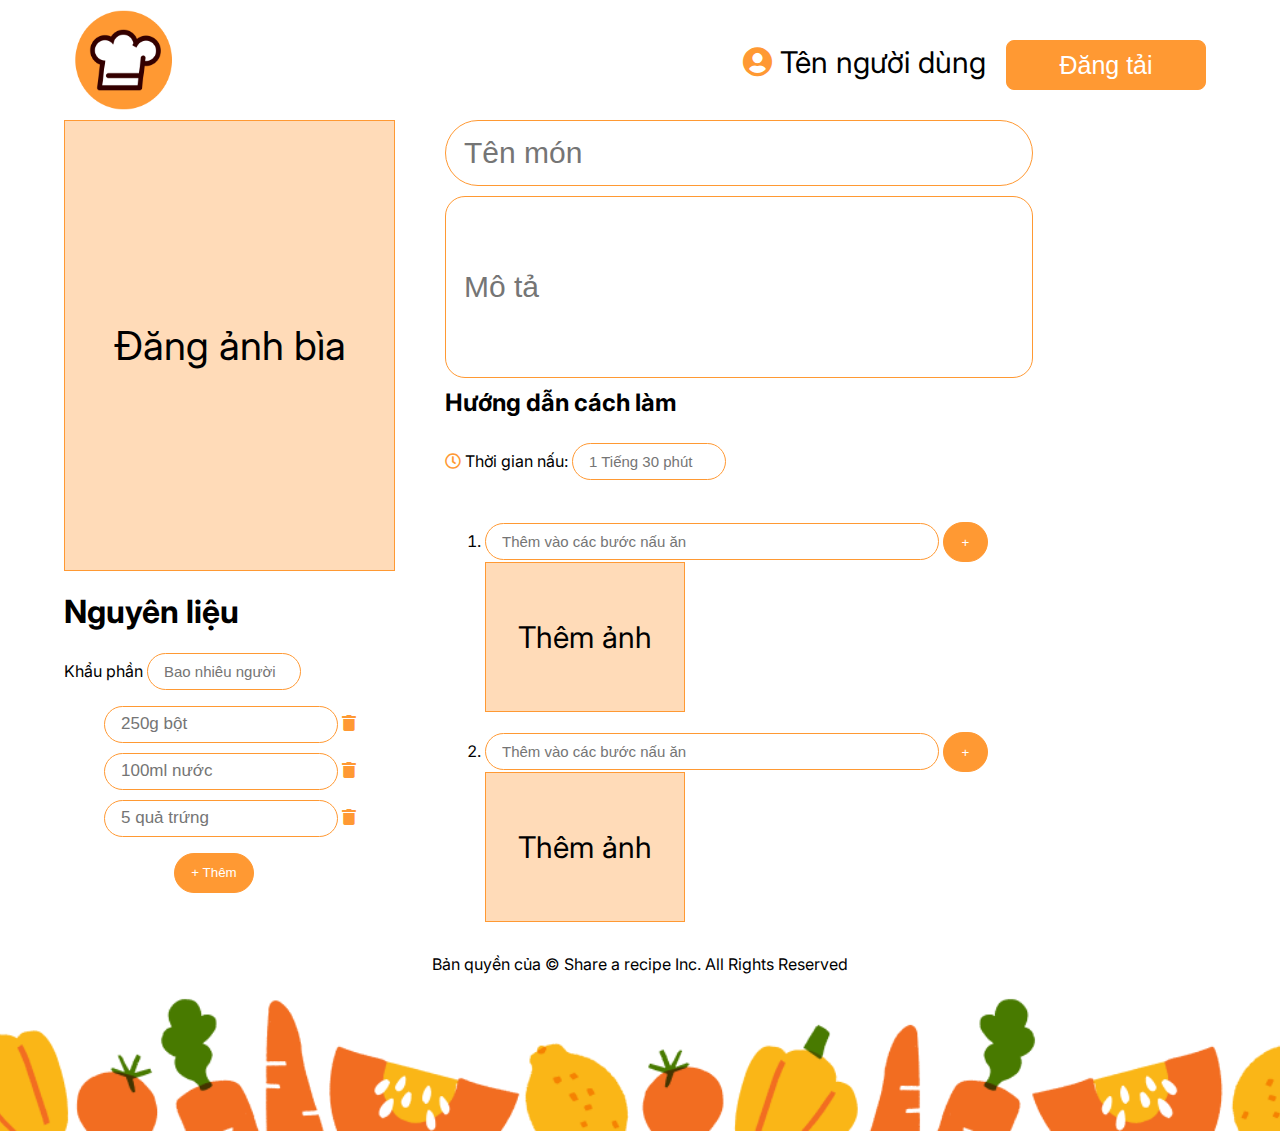
<file: dang-ct-nau-an.html>
<!DOCTYPE html>
<html lang="en">
<head>
    <meta charset="UTF-8">
    <meta name="viewport" content="width=device-width, initial-scale=1.0">
    <title>Document</title>
    <link rel="stylesheet" href="css/dang-ct-nau-an.css">
    <link rel="preconnect" href="https://fonts.gstatic.com" crossorigin>
<link href="https://fonts.googleapis.com/css2?family=Alfa+Slab+One&family=Delius+Unicase:wght@400;700&display=swap" rel="stylesheet">
<link rel="preconnect" href="https://fonts.googleapis.com">
<link rel="preconnect" href="https://fonts.gstatic.com" crossorigin>
<link href="https://fonts.googleapis.com/css2?family=Inter:ital,opsz,wght@0,14..32,100..900;1,14..32,100..900&display=swap" rel="stylesheet">
<link rel="stylesheet" href="https://cdnjs.cloudflare.com/ajax/libs/font-awesome/5.15.4/css/all.min.css" integrity="sha512-1ycn6IcaQQ40/MKBW2W4Rhis/DbILU74C1vSrLJxCq57o941Ym01SwNsOMqvEBFlcgUa6xLiPY/NS5R+E6ztJQ==" crossorigin="anonymous" referrerpolicy="no-referrer" />

</head>
<body>
    <div class="header">
        <img src="img/logo_cookpad_large-c79eec91e0cdec1a592f98f46f80fbaf51a213ddefb55437c942f4816967c772.png" alt="">
        <div class="right">
            <p><i class="fas fa-user-circle icon"></i> Tên người dùng</p>
            <button type="button" class="dang-tai">Đăng tải</button>
        </div>
    </div>

    <div class="content">
        <div class="c-left">
            <div class="up-hinh">
                <span id="text">Đăng ảnh bìa</span>
                 
            </div>
            <div class="ng-lieu">
                <h1>Nguyên liệu</h1>
                <p>Khẩu phần <input type="text" class="kp" placeholder="Bao nhiêu người"></p>
                <nav>
                    <ul>
                        <li><input type="text" placeholder="250g bột" >     <i class="fas fa-trash icon"></i></li>
                        <li><input type="text" placeholder="100ml nước">    <i class="fas fa-trash icon"></i></li>
                        <li><input type="text" placeholder="5 quả trứng">   <i class="fas fa-trash icon"></i></li>
                    </ul>
                </nav>
                <button type="button" class="them">+ Thêm</button>
            </div> 
        </div>

        <div class="c-right">
            <input type="text" class="ten-mon" placeholder="Tên món">
            <input type="text" class="mo-ta" placeholder="Mô tả">
            <h2>Hướng dẫn cách làm</h2>
            <p><i class="far fa-clock icon"></i> Thời gian nấu: <input type="text" class="thoi-gian" placeholder="1 Tiếng 30 phút"></p>

            <nav>
                <ul>
                    <li><input type="text" class="text" placeholder="Thêm vào các bước nấu ăn"> <button type="button">+</button> 
                        <div class="upload">
                            <span id="text">Thêm ảnh</span>
                       
                        </div>
                        
                    </li>
                    <li>
                        <input type="text" class="text" placeholder="Thêm vào các bước nấu ăn"> <button type="button">+</button> 
                        <div class="upload">
                            <span id="text">Thêm ảnh</span>
                           
                        </div>
                        
                    </li>
                </ul>
            </nav>
        </div>
    </div>

    <div class="footer">
         <p>Bản quyền của © Share a recipe Inc. All Rights Reserved</p>
        <img src="img/footer-210d183ce6443eb41fa78f10b270fb773bab56416e2680a35328f51e8ddf85d0.png" alt="">
        
    </div>
</body>
</html>
</file>
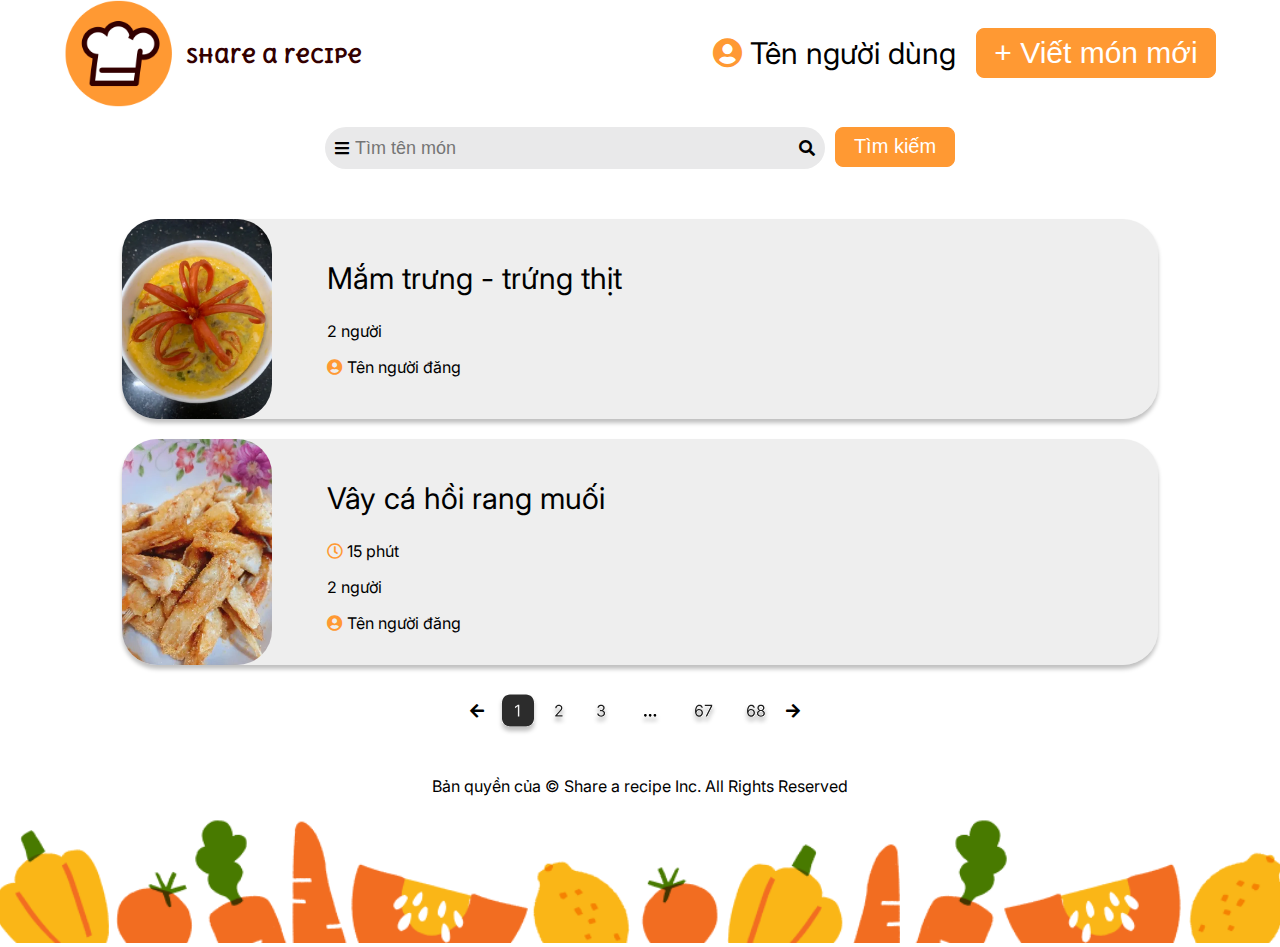
<file: index-dn.html>
<!DOCTYPE html>
<html lang="en">
<head>
    <meta charset="UTF-8">
    <meta name="viewport" content="width=device-width, initial-scale=1.0">
    <title>Trang chủ - đăng nhập</title>
    <link rel="stylesheet" href="css/index-dn.css">
    <link rel="preconnect" href="https://fonts.gstatic.com" crossorigin>
<link href="https://fonts.googleapis.com/css2?family=Alfa+Slab+One&family=Delius+Unicase:wght@400;700&display=swap" rel="stylesheet">
<link rel="preconnect" href="https://fonts.googleapis.com">
<link rel="preconnect" href="https://fonts.gstatic.com" crossorigin>
<link href="https://fonts.googleapis.com/css2?family=Inter:ital,opsz,wght@0,14..32,100..900;1,14..32,100..900&display=swap" rel="stylesheet">
<link rel="stylesheet" href="https://cdnjs.cloudflare.com/ajax/libs/font-awesome/5.15.4/css/all.min.css" integrity="sha512-1ycn6IcaQQ40/MKBW2W4Rhis/DbILU74C1vSrLJxCq57o941Ym01SwNsOMqvEBFlcgUa6xLiPY/NS5R+E6ztJQ==" crossorigin="anonymous" referrerpolicy="no-referrer" />
</head>
<body>
        <div class="header">
            <div class="top-head">
                <div class="logo">
                    <img src="img/logo_cookpad_large-c79eec91e0cdec1a592f98f46f80fbaf51a213ddefb55437c942f4816967c772.png" alt="">
                    <h1>Share a recipe</h1>
                </div>
                <div class="user">
                    <p><i class="fas fa-user-circle icon"></i> Tên người dùng</p>
                    <button class="b-login" type="button"> <a href="dang-ct-nau-an.html">+ Viết món mới </a></button>
                </div>

            </div>
            <div class="bottom-head">
                <div class="search">
                    <i class="fas fa-bars icon-left"></i>
                    <input type="search" placeholder="Tìm tên món">
                    <i class="fas fa-search icon-right"></i>
                </div>
                <button type="button">Tìm kiếm</button>
            </div>
        </div>
        <div class="content">
            <div class="pop">
                <img src="img/photo.webp" alt="">
                <ul>
                    <li><h2>Mắm trưng - trứng thịt</h2></li>
                    <li>  <p>2 người</p></li>
                    <li><p><i class="fas fa-user-circle icon"></i> Tên người đăng</p></li>
                </ul>
            </div>
            <div class="pop-1"><a href="xem-ct-nau-an-dn.html">
                <img src="img/vay-ca-hồi-rang-muối-recipe-main-photo.webp" alt="">
                <ul>
                    <li><h2>Vây cá hồi rang muối</h2></li>
                    <li><p><i class="far fa-clock icon"></i> 15 phút</p>  </li>
                    <li><p>2 người</p></li>
                    <li><p><i class="fas fa-user-circle icon"></i> Tên người đăng</p></li>
                </ul></a>
            </div>
            </div>
            
            <div class="chuyen-ds">

            <i class="fas fa-arrow-left sang-trai"></i>    <svg width="480" height="91" viewBox="0 0 480 91" fill="none" xmlns="http://www.w3.org/2000/svg">
<g filter="url(#filter0_d_32_6088)">
<path d="M102 37.5C102 33.0817 105.582 29.5 110 29.5H126C130.418 29.5 134 33.0817 134 37.5V53.5C134 57.9183 130.418 61.5 126 61.5H110C105.582 61.5 102 57.9183 102 53.5V37.5Z" fill="#2C2C2C"/>
<path d="M119.295 39.8636V51.5H117.886V41.3409H117.818L114.977 43.2273V41.7955L117.886 39.8636H119.295Z" fill="#F5F5F5"/>
<path d="M155.205 51.5V50.4773L159.045 46.2727C159.496 45.7803 159.867 45.3523 160.159 44.9886C160.451 44.6212 160.667 44.2765 160.807 43.9545C160.951 43.6288 161.023 43.2879 161.023 42.9318C161.023 42.5227 160.924 42.1686 160.727 41.8693C160.534 41.5701 160.269 41.339 159.932 41.1761C159.595 41.0133 159.216 40.9318 158.795 40.9318C158.348 40.9318 157.958 41.0246 157.625 41.2102C157.295 41.392 157.04 41.6477 156.858 41.9773C156.68 42.3068 156.591 42.6932 156.591 43.1364H155.25C155.25 42.4545 155.407 41.8561 155.722 41.3409C156.036 40.8258 156.464 40.4242 157.006 40.1364C157.551 39.8485 158.163 39.7045 158.841 39.7045C159.523 39.7045 160.127 39.8485 160.653 40.1364C161.18 40.4242 161.593 40.8125 161.892 41.3011C162.191 41.7898 162.341 42.3333 162.341 42.9318C162.341 43.3598 162.263 43.7784 162.108 44.1875C161.956 44.5928 161.691 45.0455 161.312 45.5455C160.938 46.0417 160.417 46.6477 159.75 47.3636L157.136 50.1591V50.25H162.545V51.5H155.205Z" fill="#1E1E1E"/>
<path d="M201.136 51.6591C200.386 51.6591 199.718 51.5303 199.131 51.2727C198.547 51.0152 198.083 50.6572 197.739 50.1989C197.398 49.7367 197.212 49.2008 197.182 48.5909H198.614C198.644 48.9659 198.773 49.2898 199 49.5625C199.227 49.8314 199.525 50.0398 199.892 50.1875C200.259 50.3352 200.667 50.4091 201.114 50.4091C201.614 50.4091 202.057 50.322 202.443 50.1477C202.83 49.9735 203.133 49.7311 203.352 49.4205C203.572 49.1098 203.682 48.75 203.682 48.3409C203.682 47.9129 203.576 47.536 203.364 47.2102C203.152 46.8807 202.841 46.6231 202.432 46.4375C202.023 46.2519 201.523 46.1591 200.932 46.1591H200V44.9091H200.932C201.394 44.9091 201.799 44.8258 202.148 44.6591C202.5 44.4924 202.775 44.2576 202.972 43.9545C203.172 43.6515 203.273 43.2955 203.273 42.8864C203.273 42.4924 203.186 42.1496 203.011 41.858C202.837 41.5663 202.591 41.339 202.273 41.1761C201.958 41.0133 201.587 40.9318 201.159 40.9318C200.758 40.9318 200.379 41.0057 200.023 41.1534C199.67 41.2973 199.383 41.5076 199.159 41.7841C198.936 42.0568 198.814 42.3864 198.795 42.7727H197.432C197.455 42.1629 197.638 41.6288 197.983 41.1705C198.328 40.7083 198.778 40.3485 199.335 40.0909C199.896 39.8333 200.511 39.7045 201.182 39.7045C201.902 39.7045 202.519 39.8504 203.034 40.142C203.549 40.4299 203.945 40.8106 204.222 41.2841C204.498 41.7576 204.636 42.2689 204.636 42.8182C204.636 43.4735 204.464 44.0322 204.119 44.4943C203.778 44.9564 203.314 45.2765 202.727 45.4545V45.5455C203.462 45.6667 204.036 45.9792 204.449 46.483C204.862 46.983 205.068 47.6023 205.068 48.3409C205.068 48.9735 204.896 49.5417 204.551 50.0455C204.21 50.5455 203.744 50.9394 203.153 51.2273C202.563 51.5152 201.89 51.6591 201.136 51.6591Z" fill="#1E1E1E"/>
<path d="M245.381 51.6477C245.006 51.6477 244.684 51.5152 244.415 51.25C244.15 50.9811 244.017 50.6591 244.017 50.2841C244.017 49.9129 244.15 49.5947 244.415 49.3295C244.684 49.0644 245.006 48.9318 245.381 48.9318C245.744 48.9318 246.063 49.0644 246.335 49.3295C246.608 49.5947 246.744 49.9129 246.744 50.2841C246.744 50.5341 246.68 50.7633 246.551 50.9716C246.426 51.1761 246.261 51.3409 246.057 51.4659C245.852 51.5871 245.627 51.6477 245.381 51.6477ZM250.146 51.6477C249.771 51.6477 249.449 51.5152 249.18 51.25C248.915 50.9811 248.783 50.6591 248.783 50.2841C248.783 49.9129 248.915 49.5947 249.18 49.3295C249.449 49.0644 249.771 48.9318 250.146 48.9318C250.51 48.9318 250.828 49.0644 251.101 49.3295C251.374 49.5947 251.51 49.9129 251.51 50.2841C251.51 50.5341 251.446 50.7633 251.317 50.9716C251.192 51.1761 251.027 51.3409 250.822 51.4659C250.618 51.5871 250.393 51.6477 250.146 51.6477ZM254.912 51.6477C254.537 51.6477 254.215 51.5152 253.946 51.25C253.681 50.9811 253.548 50.6591 253.548 50.2841C253.548 49.9129 253.681 49.5947 253.946 49.3295C254.215 49.0644 254.537 48.9318 254.912 48.9318C255.276 48.9318 255.594 49.0644 255.866 49.3295C256.139 49.5947 256.276 49.9129 256.276 50.2841C256.276 50.5341 256.211 50.7633 256.082 50.9716C255.957 51.1761 255.793 51.3409 255.588 51.4659C255.384 51.5871 255.158 51.6477 254.912 51.6477Z" fill="black"/>
<path d="M299.068 51.6591C298.591 51.6515 298.114 51.5606 297.636 51.3864C297.159 51.2121 296.723 50.9186 296.33 50.5057C295.936 50.089 295.619 49.5265 295.381 48.8182C295.142 48.1061 295.023 47.2121 295.023 46.1364C295.023 45.1061 295.119 44.1932 295.312 43.3977C295.506 42.5985 295.786 41.9261 296.153 41.3807C296.521 40.8314 296.964 40.4148 297.483 40.1307C298.006 39.8466 298.595 39.7045 299.25 39.7045C299.902 39.7045 300.481 39.8352 300.989 40.0966C301.5 40.3542 301.917 40.714 302.239 41.1761C302.561 41.6383 302.769 42.1705 302.864 42.7727H301.477C301.348 42.25 301.098 41.8163 300.727 41.4716C300.356 41.1269 299.864 40.9545 299.25 40.9545C298.348 40.9545 297.638 41.3466 297.119 42.1307C296.604 42.9148 296.345 44.0152 296.341 45.4318H296.432C296.644 45.1098 296.896 44.8352 297.188 44.608C297.483 44.3769 297.809 44.1989 298.165 44.0739C298.521 43.9489 298.898 43.8864 299.295 43.8864C299.962 43.8864 300.572 44.053 301.125 44.3864C301.678 44.7159 302.121 45.1723 302.455 45.7557C302.788 46.3352 302.955 47 302.955 47.75C302.955 48.4697 302.794 49.1288 302.472 49.7273C302.15 50.322 301.697 50.7955 301.114 51.1477C300.534 51.4962 299.852 51.6667 299.068 51.6591ZM299.068 50.4091C299.545 50.4091 299.973 50.2898 300.352 50.0511C300.735 49.8125 301.036 49.4924 301.256 49.0909C301.479 48.6894 301.591 48.2424 301.591 47.75C301.591 47.2689 301.483 46.8314 301.267 46.4375C301.055 46.0398 300.761 45.7235 300.386 45.4886C300.015 45.2538 299.591 45.1364 299.114 45.1364C298.754 45.1364 298.419 45.2083 298.108 45.3523C297.797 45.4924 297.525 45.6856 297.29 45.9318C297.059 46.178 296.877 46.4602 296.744 46.7784C296.612 47.0928 296.545 47.4242 296.545 47.7727C296.545 48.2348 296.653 48.6667 296.869 49.0682C297.089 49.4697 297.388 49.7936 297.767 50.0398C298.15 50.286 298.583 50.4091 299.068 50.4091ZM305.553 51.5L310.757 41.2045V41.1136H304.757V39.8636H312.212V41.1818L307.03 51.5H305.553Z" fill="#1E1E1E"/>
<path d="M351.068 51.6591C350.591 51.6515 350.114 51.5606 349.636 51.3864C349.159 51.2121 348.723 50.9186 348.33 50.5057C347.936 50.089 347.619 49.5265 347.381 48.8182C347.142 48.1061 347.023 47.2121 347.023 46.1364C347.023 45.1061 347.119 44.1932 347.312 43.3977C347.506 42.5985 347.786 41.9261 348.153 41.3807C348.521 40.8314 348.964 40.4148 349.483 40.1307C350.006 39.8466 350.595 39.7045 351.25 39.7045C351.902 39.7045 352.481 39.8352 352.989 40.0966C353.5 40.3542 353.917 40.714 354.239 41.1761C354.561 41.6383 354.769 42.1705 354.864 42.7727H353.477C353.348 42.25 353.098 41.8163 352.727 41.4716C352.356 41.1269 351.864 40.9545 351.25 40.9545C350.348 40.9545 349.638 41.3466 349.119 42.1307C348.604 42.9148 348.345 44.0152 348.341 45.4318H348.432C348.644 45.1098 348.896 44.8352 349.188 44.608C349.483 44.3769 349.809 44.1989 350.165 44.0739C350.521 43.9489 350.898 43.8864 351.295 43.8864C351.962 43.8864 352.572 44.053 353.125 44.3864C353.678 44.7159 354.121 45.1723 354.455 45.7557C354.788 46.3352 354.955 47 354.955 47.75C354.955 48.4697 354.794 49.1288 354.472 49.7273C354.15 50.322 353.697 50.7955 353.114 51.1477C352.534 51.4962 351.852 51.6667 351.068 51.6591ZM351.068 50.4091C351.545 50.4091 351.973 50.2898 352.352 50.0511C352.735 49.8125 353.036 49.4924 353.256 49.0909C353.479 48.6894 353.591 48.2424 353.591 47.75C353.591 47.2689 353.483 46.8314 353.267 46.4375C353.055 46.0398 352.761 45.7235 352.386 45.4886C352.015 45.2538 351.591 45.1364 351.114 45.1364C350.754 45.1364 350.419 45.2083 350.108 45.3523C349.797 45.4924 349.525 45.6856 349.29 45.9318C349.059 46.178 348.877 46.4602 348.744 46.7784C348.612 47.0928 348.545 47.4242 348.545 47.7727C348.545 48.2348 348.653 48.6667 348.869 49.0682C349.089 49.4697 349.388 49.7936 349.767 50.0398C350.15 50.286 350.583 50.4091 351.068 50.4091ZM360.916 51.6591C360.136 51.6591 359.446 51.5208 358.848 51.2443C358.253 50.964 357.789 50.5795 357.456 50.0909C357.123 49.5985 356.958 49.0379 356.962 48.4091C356.958 47.9167 357.054 47.4621 357.251 47.0455C357.448 46.625 357.717 46.2746 358.058 45.9943C358.403 45.7102 358.787 45.5303 359.212 45.4545V45.3864C358.655 45.2424 358.212 44.9299 357.882 44.4489C357.553 43.964 357.39 43.4129 357.393 42.7955C357.39 42.2045 357.539 41.6761 357.842 41.2102C358.145 40.7443 358.562 40.3769 359.092 40.108C359.626 39.839 360.234 39.7045 360.916 39.7045C361.59 39.7045 362.193 39.839 362.723 40.108C363.253 40.3769 363.67 40.7443 363.973 41.2102C364.28 41.6761 364.435 42.2045 364.439 42.7955C364.435 43.4129 364.267 43.964 363.933 44.4489C363.604 44.9299 363.166 45.2424 362.621 45.3864V45.4545C363.041 45.5303 363.42 45.7102 363.757 45.9943C364.094 46.2746 364.363 46.625 364.564 47.0455C364.765 47.4621 364.867 47.9167 364.871 48.4091C364.867 49.0379 364.696 49.5985 364.359 50.0909C364.026 50.5795 363.562 50.964 362.967 51.2443C362.376 51.5208 361.693 51.6591 360.916 51.6591ZM360.916 50.4091C361.443 50.4091 361.897 50.3239 362.28 50.1534C362.662 49.983 362.958 49.7424 363.166 49.4318C363.375 49.1212 363.481 48.7576 363.484 48.3409C363.481 47.9015 363.367 47.5133 363.143 47.1761C362.92 46.839 362.615 46.5739 362.229 46.3807C361.846 46.1875 361.409 46.0909 360.916 46.0909C360.42 46.0909 359.977 46.1875 359.587 46.3807C359.2 46.5739 358.895 46.839 358.672 47.1761C358.452 47.5133 358.344 47.9015 358.348 48.3409C358.344 48.7576 358.445 49.1212 358.649 49.4318C358.857 49.7424 359.155 49.983 359.541 50.1534C359.928 50.3239 360.386 50.4091 360.916 50.4091ZM360.916 44.8864C361.333 44.8864 361.702 44.803 362.024 44.6364C362.35 44.4697 362.606 44.2367 362.791 43.9375C362.977 43.6383 363.071 43.2879 363.075 42.8864C363.071 42.4924 362.979 42.1496 362.797 41.858C362.615 41.5625 362.363 41.3352 362.041 41.1761C361.719 41.0133 361.344 40.9318 360.916 40.9318C360.481 40.9318 360.1 41.0133 359.774 41.1761C359.448 41.3352 359.196 41.5625 359.018 41.858C358.84 42.1496 358.753 42.4924 358.757 42.8864C358.753 43.2879 358.842 43.6383 359.024 43.9375C359.21 44.2367 359.465 44.4697 359.791 44.6364C360.117 44.803 360.492 44.8864 360.916 44.8864Z" fill="#1E1E1E"/>
</g>
<defs>
<filter id="filter0_d_32_6088" x="-4" y="0" width="488" height="99" filterUnits="userSpaceOnUse" color-interpolation-filters="sRGB">
<feFlood flood-opacity="0" result="BackgroundImageFix"/>
<feColorMatrix in="SourceAlpha" type="matrix" values="0 0 0 0 0 0 0 0 0 0 0 0 0 0 0 0 0 0 127 0" result="hardAlpha"/>
<feOffset dy="4"/>
<feGaussianBlur stdDeviation="2"/>
<feComposite in2="hardAlpha" operator="out"/>
<feColorMatrix type="matrix" values="0 0 0 0 0 0 0 0 0 0 0 0 0 0 0 0 0 0 0.25 0"/>
<feBlend mode="normal" in2="BackgroundImageFix" result="effect1_dropShadow_32_6088"/>
<feBlend mode="normal" in="SourceGraphic" in2="effect1_dropShadow_32_6088" result="shape"/>
</filter>
</defs>
</svg>  <i class="fas fa-arrow-right sang-phai"></i>

            </div>
        </div>
        
        <div class="footer">
            <p>Bản quyền của © Share a recipe Inc. All Rights Reserved</p>
            <img src="img/footer-210d183ce6443eb41fa78f10b270fb773bab56416e2680a35328f51e8ddf85d0.png" alt="">
        </div>
</body>
</html>
</file>
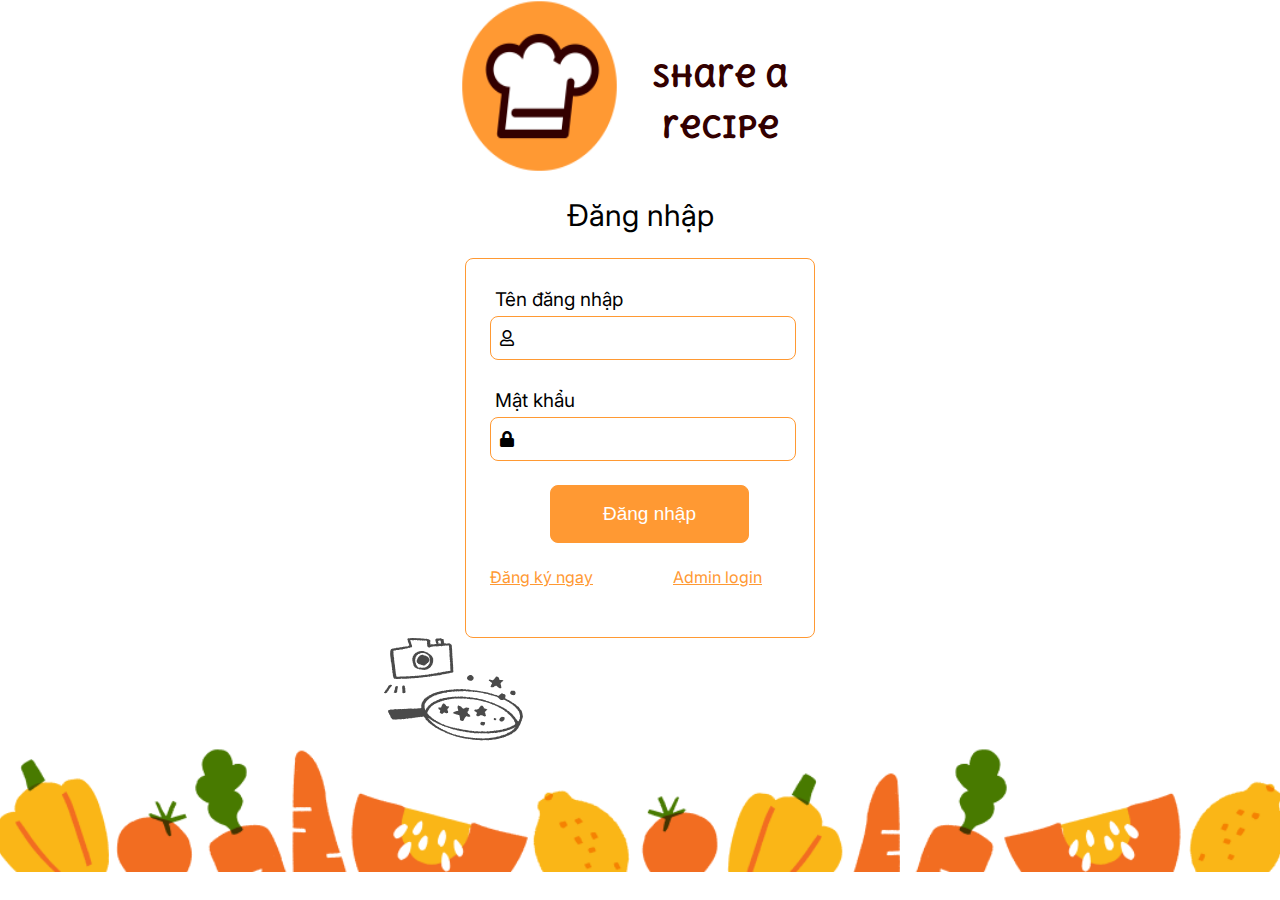
<file: login.html>
<!DOCTYPE html>
<html lang="en">
<head>
    <meta charset="UTF-8">
    <meta name="viewport" content="width=device-width, initial-scale=1.0">
    <title>Login</title>
    <link rel="stylesheet" href="css/login.css">
    <link rel="preconnect" href="https://fonts.googleapis.com">
    <link rel="stylesheet" href="https://cdnjs.cloudflare.com/ajax/libs/font-awesome/5.15.4/css/all.min.css" integrity="sha512-1ycn6IcaQQ40/MKBW2W4Rhis/DbILU74C1vSrLJxCq57o941Ym01SwNsOMqvEBFlcgUa6xLiPY/NS5R+E6ztJQ==" crossorigin="anonymous" referrerpolicy="no-referrer" />
<link rel="preconnect" href="https://fonts.gstatic.com" crossorigin>
<link href="https://fonts.googleapis.com/css2?family=Alfa+Slab+One&family=Delius+Unicase:wght@400;700&display=swap" rel="stylesheet">
<link rel="preconnect" href="https://fonts.googleapis.com">
<link rel="preconnect" href="https://fonts.gstatic.com" crossorigin>
<link href="https://fonts.googleapis.com/css2?family=Inter:ital,opsz,wght@0,14..32,100..900;1,14..32,100..900&display=swap" rel="stylesheet">
</head>
<body>
    <div class="header">
        <img src="img/logo_cookpad_large-c79eec91e0cdec1a592f98f46f80fbaf51a213ddefb55437c942f4816967c772.png" alt="">
        <h1>Share a recipe</h1>
    </div>
    <div class="content">
        <h2>Đăng nhập</h2>
        <div class="dang-nhap">
            <div class="input-username">    
                <p>Tên đăng nhập</p>
                <div class="nhap">
                    <i class="far fa-user icon-1"></i>
                    <input type="text" name="username" class="input">
                </div>
                
            </div>
            <div class="input-password">
                <p>Mật khẩu</p>
                <div class="khau">
                    <i class="fas fa-lock icon-2"></i>
                    <input type="password" name="password" class="input"> 
                </div>
            </div>
            
                <button class="b-login" type="button"><a href="index-dn.html">Đăng nhập</a></button>
            <div class="duoi">
                <a href="logup.html" class="dk">Đăng ký ngay</a>
                <a href="admin-tongquan.html" class="qmk">Admin login</a>
            </div>
            
        </div>
        <div class="dang-ky">
           <img src="img/no_cooksnaps-f66c55e9ba9f02804b9b58a14dc73fe273ee54c782dd7d95406bb79613016612.svg" alt="">
            
        </div>
    </div>
    <div class="footer">
        <img src="img/footer-210d183ce6443eb41fa78f10b270fb773bab56416e2680a35328f51e8ddf85d0.png" alt="">
    </div>
</body>
</html>
</file>
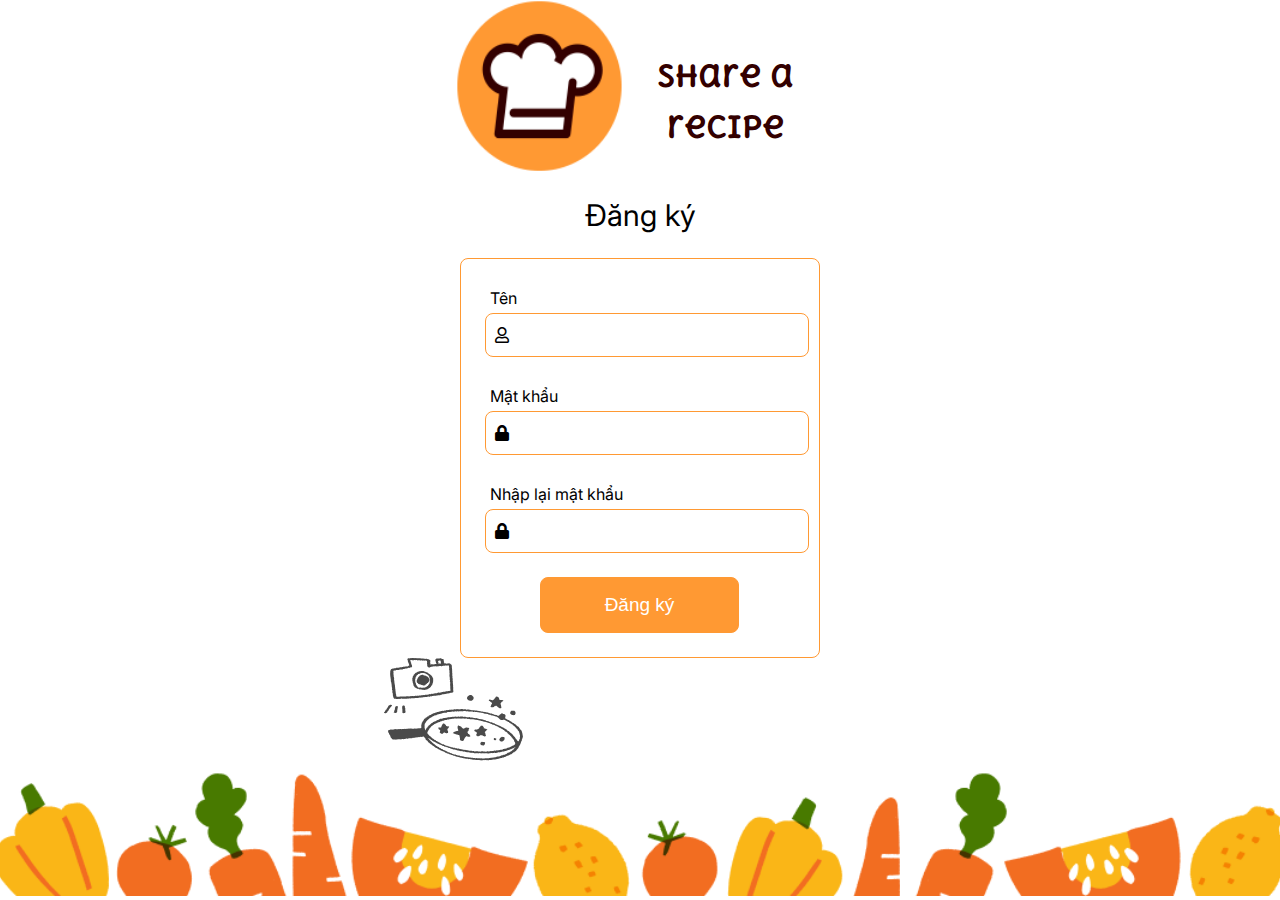
<file: logup.html>
<!DOCTYPE html>
<html lang="en">
<head>
    <meta charset="UTF-8">
    <meta name="viewport" content="width=device-width, initial-scale=1.0">
    <title>signup</title>
    <link rel="stylesheet" href="css/logup.css">
    <link rel="preconnect" href="https://fonts.googleapis.com">
    <link rel="stylesheet" href="https://cdnjs.cloudflare.com/ajax/libs/font-awesome/5.15.4/css/all.min.css" integrity="sha512-1ycn6IcaQQ40/MKBW2W4Rhis/DbILU74C1vSrLJxCq57o941Ym01SwNsOMqvEBFlcgUa6xLiPY/NS5R+E6ztJQ==" crossorigin="anonymous" referrerpolicy="no-referrer" />
<link rel="preconnect" href="https://fonts.gstatic.com" crossorigin>
<link href="https://fonts.googleapis.com/css2?family=Alfa+Slab+One&family=Delius+Unicase:wght@400;700&display=swap" rel="stylesheet">
<link rel="preconnect" href="https://fonts.googleapis.com">
<link rel="preconnect" href="https://fonts.gstatic.com" crossorigin>
<link href="https://fonts.googleapis.com/css2?family=Inter:ital,opsz,wght@0,14..32,100..900;1,14..32,100..900&display=swap" rel="stylesheet">
</head>
<body>
    <div class="header">
        <img src="img/logo_cookpad_large-c79eec91e0cdec1a592f98f46f80fbaf51a213ddefb55437c942f4816967c772.png" alt="">
        <h1>Share a recipe</h1>
    </div>
    <div class="content">
        <h2>Đăng ký</h2>
        <div class="dang-ky">
            <div class="input-username">    
                <p>Tên</p>
                <div class="nhap">
                    <i class="far fa-user icon-1"></i>
                    <input type="text" name="username" class="input">
                </div>
                
            </div>
            <div class="input-password">
                <p>Mật khẩu</p>
                <div class="khau">
                    <i class="fas fa-lock icon-2"></i>
                    <input type="password" name="password" class="input"> 
                </div>
                
            </div>
            <div class="input-nhaplai">
                <p>Nhập lại mật khẩu</p>
                <div class="lai">
                    <i class="fas fa-lock icon-3"></i>
                    <input type="password" name="password" class="input">
                </div>
                
            </div>
            <button class="b-dangky" type="button"><a href="login.html">Đăng ký</a></button>
        </div>
           <img src="img/no_cooksnaps-f66c55e9ba9f02804b9b58a14dc73fe273ee54c782dd7d95406bb79613016612.svg" alt="">
            
    </div>
    <div class="footer">
        <img src="img/footer-210d183ce6443eb41fa78f10b270fb773bab56416e2680a35328f51e8ddf85d0.png" alt="">
    </div>
</body>
</html>
</file>
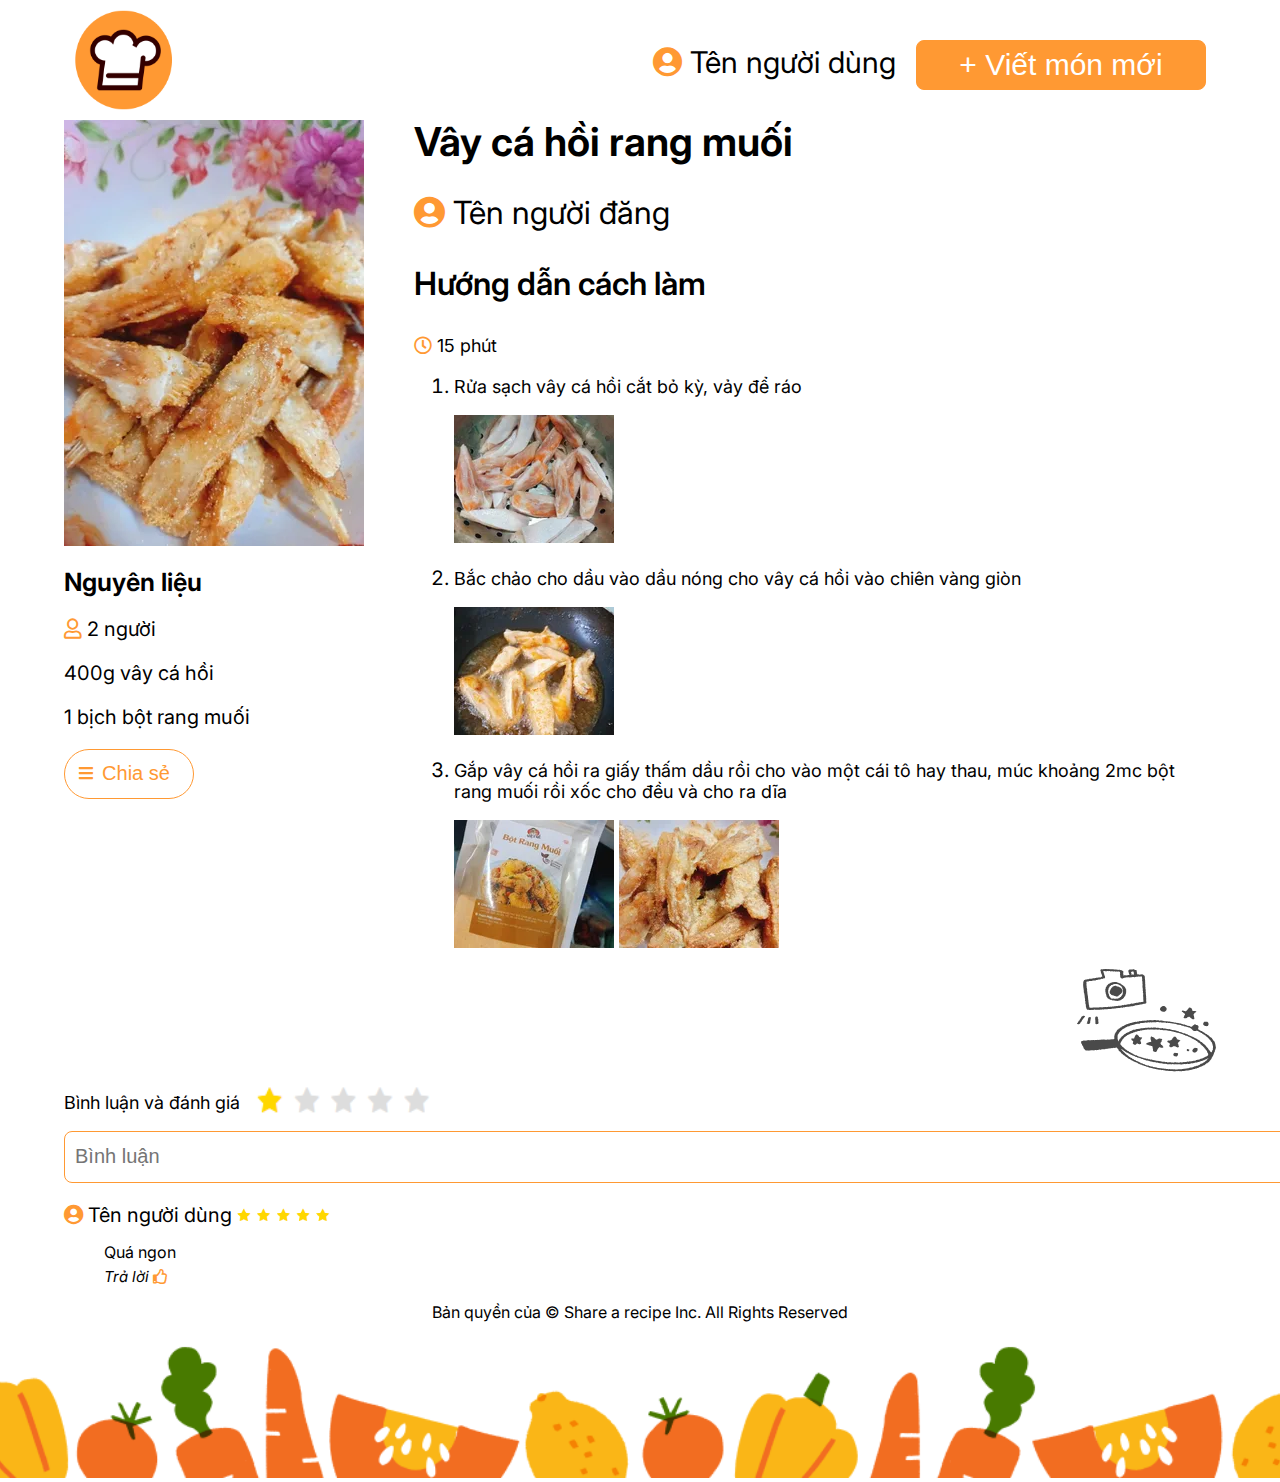
<file: xem-ct-nau-an-dn.html>
<!DOCTYPE html>
<html lang="en">
<head>
    <meta charset="UTF-8">
    <meta name="viewport" content="width=device-width, initial-scale=1.0">
    <title>Vây cá hồi rang muối</title>
    <link rel="stylesheet" href="css/xem-cct-nau-an-dn.css">
    <link rel="preconnect" href="https://fonts.gstatic.com" crossorigin>
<link href="https://fonts.googleapis.com/css2?family=Alfa+Slab+One&family=Delius+Unicase:wght@400;700&display=swap" rel="stylesheet">
<link rel="preconnect" href="https://fonts.googleapis.com">
<link rel="preconnect" href="https://fonts.gstatic.com" crossorigin>
<link href="https://fonts.googleapis.com/css2?family=Inter:ital,opsz,wght@0,14..32,100..900;1,14..32,100..900&display=swap" rel="stylesheet">
<link rel="stylesheet" href="https://cdnjs.cloudflare.com/ajax/libs/font-awesome/5.15.4/css/all.min.css" integrity="sha512-1ycn6IcaQQ40/MKBW2W4Rhis/DbILU74C1vSrLJxCq57o941Ym01SwNsOMqvEBFlcgUa6xLiPY/NS5R+E6ztJQ==" crossorigin="anonymous" referrerpolicy="no-referrer" />

</head>
<body>
    <div class="header">
        <img src="img/logo_cookpad_large-c79eec91e0cdec1a592f98f46f80fbaf51a213ddefb55437c942f4816967c772.png" alt="">
        <div class="b-right">
            <p><i class="fas fa-user-circle icon"></i> Tên người dùng</p>
            <button type="button" class="viet-mon-moi"><a href="dang-ct-nau-an.html"> + Viết món mới</a></button>
        </div>
    </div>
    <div class="content">
        <div class="left">
            <img src="img/vay-ca-hồi-rang-muối-recipe-main-photo.webp" alt="">
            <h1>Nguyên liệu</h1>
            <p><i class="far fa-user icon"></i> 2 người</p>
            <p>400g vây cá hồi</p>
            <p>1 bịch bột rang muối</p>
            <div class="chiase">
                <i class="fas fa-bars icon"></i>
                <button type="button" class="chia-se">Chia sẻ</button>
            </div>
            
        </div>
        <div class="right">
            <h1>Vây cá hồi rang muối</h1>
            <h2><i class="fas fa-user-circle icon"></i> Tên người đăng</h2>
            <h3>Hướng dẫn cách làm</h3>
            <p><i class="far fa-clock icon"></i> 15 phút</p>
            <nav class="cac-buoc">
                <ul>
                    <li>
                        <p>Rửa sạch vây cá hồi cắt bỏ kỳ, vảy để ráo</p>
                        <img src="img/vay-ca-hồi-rang-muối-recipe-step-1-photo.webp" alt="">
                    </li>
                    <li>
                        <p>Bắc chảo cho dầu vào dầu nóng cho vây cá hồi vào chiên vàng giòn</p>
                        <img src="img/vay-ca-hồi-rang-muối-recipe-step-2-photo.webp" alt="">
                    </li>
                    <li>
                        <p>Gắp vây cá hồi ra giấy thấm dầu rồi cho vào một cái tô hay thau, múc khoảng 2mc bột rang muối rồi xốc cho đều và cho ra dĩa</p>
                        <img src="img/vay-ca-hồi-rang-muối-recipe-step-3-photo.webp" alt=""> <img src="img/vay-ca-hồi-rang-muối-recipe-step-3-photo (1).webp" alt="">
                    </li>
                </ul>
            </nav>
           
           </div> 
           
    </div>
         <div class="img-trangtri">
                <img src="img/no_cooksnaps-f66c55e9ba9f02804b9b58a14dc73fe273ee54c782dd7d95406bb79613016612.svg" alt="">
            </div>

          <div class="binhluan-danhgia">
           <div class="binhluan">
            <p>Bình luận và đánh giá</p> <img src="img/Screenshot 2025-11-14 182420.png" alt="">
           </div>
            <input type="text" class="viet-bl" placeholder="Bình luận">
            
             <div class="bl-ngkhac">
                 <p><i class="fas fa-user-circle icon"></i> Tên người dùng</p>
            <img src="img/Screenshot 2025-11-14 164555.png" alt="">
             </div>
             <div class="nd-bl">
                <p>Quá ngon</p>
                <p class="ph"> Trả lời <i class="far fa-thumbs-up icon"></i></p>
             </div>
             
          </div>  

    <div class="footer">
        <p>Bản quyền của © Share a recipe Inc. All Rights Reserved</p>
        <img src="img/footer-210d183ce6443eb41fa78f10b270fb773bab56416e2680a35328f51e8ddf85d0.png" alt="">
        
    </div>
</body>
</html>
</file>
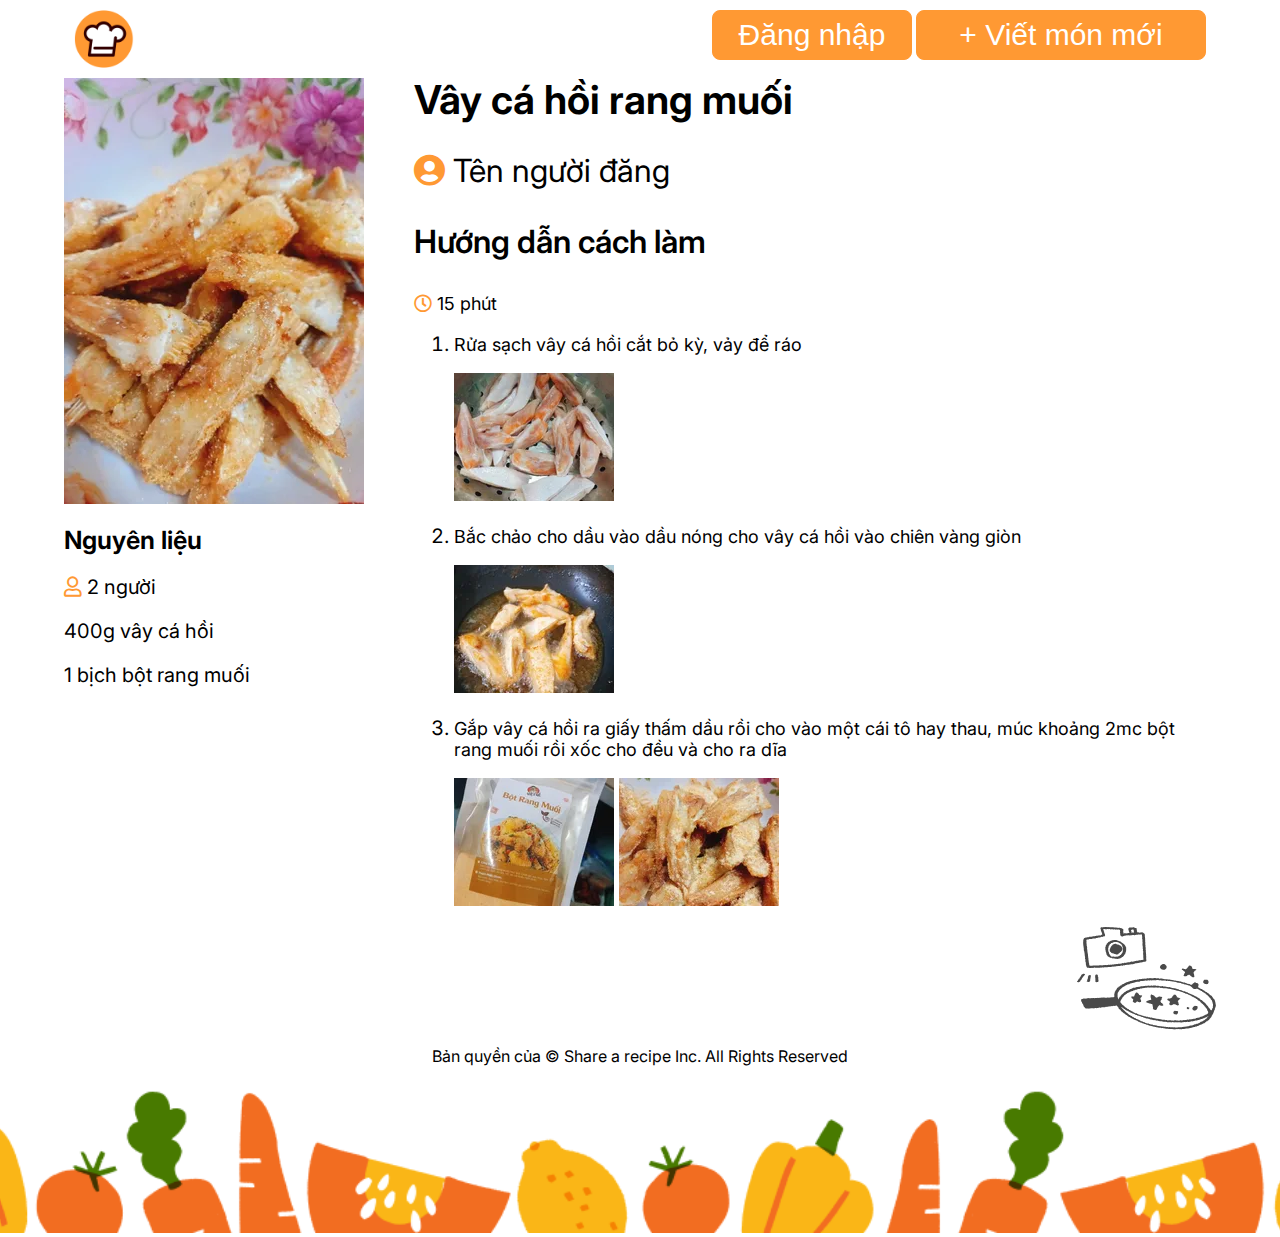
<file: xem-ct-nau-an.html>
<!DOCTYPE html>
<html lang="en">
<head>
    <meta charset="UTF-8">
    <meta name="viewport" content="width=device-width, initial-scale=1.0">
    <title>Vây cá hồi rang muối</title>
    <link rel="stylesheet" href="css/xem-ct-nau-an.css">
    <link rel="preconnect" href="https://fonts.gstatic.com" crossorigin>
<link href="https://fonts.googleapis.com/css2?family=Alfa+Slab+One&family=Delius+Unicase:wght@400;700&display=swap" rel="stylesheet">
<link rel="preconnect" href="https://fonts.googleapis.com">
<link rel="preconnect" href="https://fonts.gstatic.com" crossorigin>
<link href="https://fonts.googleapis.com/css2?family=Inter:ital,opsz,wght@0,14..32,100..900;1,14..32,100..900&display=swap" rel="stylesheet">
<link rel="stylesheet" href="https://cdnjs.cloudflare.com/ajax/libs/font-awesome/5.15.4/css/all.min.css" integrity="sha512-1ycn6IcaQQ40/MKBW2W4Rhis/DbILU74C1vSrLJxCq57o941Ym01SwNsOMqvEBFlcgUa6xLiPY/NS5R+E6ztJQ==" crossorigin="anonymous" referrerpolicy="no-referrer" />

</head>
<body>
    <div class="header">
        <img src="img/logo_cookpad_large-c79eec91e0cdec1a592f98f46f80fbaf51a213ddefb55437c942f4816967c772.png" alt="">
        <div class="b-right">
            <button type="button" class="dang-nhap"><a href="login.html">Đăng nhập</a></button>
            <button type="button" class="viet-mon-moi"> <a href="login.html">+ Viết món mới</a></button>
        </div>
    </div>
    <div class="content">
        <div class="left">
            <img src="img/vay-ca-hồi-rang-muối-recipe-main-photo.webp" alt="">
            <h1>Nguyên liệu</h1>
            <p><i class="far fa-user icon"></i> 2 người</p>
            <p>400g vây cá hồi</p>
            <p>1 bịch bột rang muối</p>
        </div>
        <div class="right">
            <h1>Vây cá hồi rang muối</h1>
            <h2><i class="fas fa-user-circle icon"></i> Tên người đăng</h2>
            <h3>Hướng dẫn cách làm</h3>
            <p><i class="far fa-clock icon"></i> 15 phút</p>
            <nav class="cac-buoc">
                <ul>
                    <li>
                        <p>Rửa sạch vây cá hồi cắt bỏ kỳ, vảy để ráo</p>
                        <img src="img/vay-ca-hồi-rang-muối-recipe-step-1-photo.webp" alt="">
                    </li>
                    <li>
                        <p>Bắc chảo cho dầu vào dầu nóng cho vây cá hồi vào chiên vàng giòn</p>
                        <img src="img/vay-ca-hồi-rang-muối-recipe-step-2-photo.webp" alt="">
                    </li>
                    <li>
                        <p>Gắp vây cá hồi ra giấy thấm dầu rồi cho vào một cái tô hay thau, múc khoảng 2mc bột rang muối rồi xốc cho đều và cho ra dĩa</p>
                        <img src="img/vay-ca-hồi-rang-muối-recipe-step-3-photo.webp" alt=""> <img src="img/vay-ca-hồi-rang-muối-recipe-step-3-photo (1).webp" alt="">
                    </li>
                </ul>
            </nav>
           
           </div> 
           
    </div>
         <div class="img-trangtri">
                <img src="img/no_cooksnaps-f66c55e9ba9f02804b9b58a14dc73fe273ee54c782dd7d95406bb79613016612.svg" alt="">
            </div>
    <div class="footer">
        <p>Bản quyền của © Share a recipe Inc. All Rights Reserved</p>
        <img src="img/footer-210d183ce6443eb41fa78f10b270fb773bab56416e2680a35328f51e8ddf85d0.png" alt="">
    </div>
</body>
</html>
</file>
<file: css/index.css>
body
{
    max-width: 90%;
    margin: auto;
    font-family: "Inter", sans-serif;
    
}
.header
{
    display: flex;
    flex-direction: column;
    gap: 20px;
}
.logo
{
    display: flex;
    justify-content: center;
    flex-direction: row;
}
.logo h1
{
    font-family:  "Delius Unicase";
    color: #330000;
    font-size: 20px;
    line-height: 51px;
    text-align: center; 
    margin-top: 30px;
    width: 200px;
}
.logo img
{
    width: 110px;
    height: auto;

}
.top-head
{
    display: flex;
    gap: 30px;
    justify-content: space-between;
}
.top-head .b-login    
{
    margin-top: 25px;  
    font-size: 30px;
    color: white;
    box-sizing: border-box;

    justify-content: center;
    align-items: center;

    width: 200px;
    height: 50px;


    background: #FF9933;
    border: 1px solid #FF9933;
    border-radius: 8px;
    
}
.b-login:hover
{
     opacity: 0.8;
    color: white;
}
.b-login a
{
    color: white;
    text-decoration: none;
}

.bottom-head 
{
    display: flex;
    justify-content: center;

}

.bottom-head input
{
    
    width: 500px;
    border-radius: 30px;
    line-height: 40px;
    border: none;
    background-color: #E9E9EA;
    padding-left: 30px;
    font-size: 18px;
}

.bottom-head .search
{
    position: relative;
}

.search .icon-left
{
    position: absolute;
    left: 10px;
    top: 50%;
    transform: translateY(-50%);
}

.search .icon-right
{
    position: absolute;
    right: 10px;
    top: 50%;
    transform: translateY(-50%);
}

.bottom-head button
{
    margin-left: 10px;
    font-size: 20px;
    color: white;
box-sizing: border-box;

justify-content: center;
align-items: center;

width: 120px;
height: 40px;


background: #FF9933;
border: 1px solid #FF9933;
border-radius: 8px;
}
.bottom-head button:hover
{
    
     opacity: 0.8;
    color: white;
    cursor: pointer;
}

.content
{
    padding-top: 30px;
    max-width: 90%;
   margin: auto;

}
.content .icon
{
    color: #FF9933;
}

.pop
{
    display: flex;
    margin-top: 20px;
    padding: auto;
    gap: 15px;
    
background: rgba(217, 217, 217, 0.45);
box-shadow: 0px 4px 4px rgba(0, 0, 0, 0.25);
border-radius: 35px;

}
.pop img
{
    border-radius: 35px;
    width: 150px;
    height: auto;
}
.pop ul li h2
{
    font-size: 30px;
    font-weight: normal;
}
.pop-1 a
{
    text-decoration: none;
    color: black;
    display: flex;
    margin-top: 20px;
    padding: auto;
    gap: 15px;
    
background: rgba(217, 217, 217, 0.45);
box-shadow: 0px 4px 4px rgba(0, 0, 0, 0.25);
border-radius: 35px;

}
.pop-1 img
{
    border-radius: 35px;
    width: 150px;
    height: auto;
}
.pop-1 ul li h2
{
    font-size: 30px;
    font-weight: normal;
}
ul li
{
    list-style: none;
}

.chuyen-ds
{
    justify-self: center;
    position: relative;
}
.chuyen-ds .sang-trai
{
    position: absolute;
    top: 40%;
   left: 70px;
}
.chuyen-ds .sang-phai
{
    position: absolute;
    top: 40%;
    right: 80px;
}

.footer p
{
    justify-self: center;
}
.footer 
{
    justify-self: center;
}
.footer img
{
    width: 1300px;
    height: auto;
}
</file>
<file: Web site chia se cong thuc nau an 5/css/index.css>
body
{
    max-width: 90%;
    margin: auto;
    font-family: "Inter", sans-serif;
    
}
.header
{
    display: flex;
    flex-direction: column;
    gap: 20px;
}
.logo
{
    display: flex;
    justify-content: center;
    flex-direction: row;
}
.logo h1
{
    font-family:  "Delius Unicase";
    color: #330000;
    font-size: 20px;
    line-height: 51px;
    text-align: center; 
    margin-top: 30px;
    width: 200px;
}
.logo img
{
    width: 110px;
    height: auto;

}
.top-head
{
    display: flex;
    gap: 30px;
    justify-content: space-between;
}
.top-head .b-login    
{
    margin-top: 25px;  
    font-size: 30px;
    color: white;
    box-sizing: border-box;

    justify-content: center;
    align-items: center;

    width: 200px;
    height: 50px;


    background: #FF9933;
    border: 1px solid #FF9933;
    border-radius: 8px;
    
}
.b-login:hover
{
     opacity: 0.8;
    color: white;
}
.b-login a
{
    color: white;
    text-decoration: none;
}

.bottom-head 
{
    display: flex;
    justify-content: center;

}

.bottom-head input
{
    
    width: 500px;
    border-radius: 30px;
    line-height: 40px;
    border: none;
    background-color: #E9E9EA;
    padding-left: 30px;
    font-size: 18px;
}

.bottom-head .search
{
    position: relative;
}

.search .icon-left
{
    position: absolute;
    left: 10px;
    top: 50%;
    transform: translateY(-50%);
}

.search .icon-right
{
    position: absolute;
    right: 10px;
    top: 50%;
    transform: translateY(-50%);
}

.bottom-head button
{
    margin-left: 10px;
    font-size: 20px;
    color: white;
box-sizing: border-box;

justify-content: center;
align-items: center;

width: 120px;
height: 40px;


background: #FF9933;
border: 1px solid #FF9933;
border-radius: 8px;
}
.bottom-head button:hover
{
    
     opacity: 0.8;
    color: white;
    cursor: pointer;
}

.content
{
    padding-top: 30px;
    max-width: 90%;
   margin: auto;

}
.content .icon
{
    color: #FF9933;
}

.pop
{
    display: flex;
    margin-top: 20px;
    padding: auto;
    gap: 15px;
    
background: rgba(217, 217, 217, 0.45);
box-shadow: 0px 4px 4px rgba(0, 0, 0, 0.25);
border-radius: 35px;

}
.pop img
{
    border-radius: 35px;
    width: 150px;
    height: auto;
}
.pop ul li h2
{
    font-size: 30px;
    font-weight: normal;
}
.pop-1 a
{
    text-decoration: none;
    color: black;
    display: flex;
    margin-top: 20px;
    padding: auto;
    gap: 15px;
    
background: rgba(217, 217, 217, 0.45);
box-shadow: 0px 4px 4px rgba(0, 0, 0, 0.25);
border-radius: 35px;

}
.pop-1 img
{
    border-radius: 35px;
    width: 150px;
    height: auto;
}
.pop-1 ul li h2
{
    font-size: 30px;
    font-weight: normal;
}
ul li
{
    list-style: none;
}

.chuyen-ds
{
    justify-self: center;
    position: relative;
}
.chuyen-ds .sang-trai
{
    position: absolute;
    top: 40%;
   left: 70px;
}
.chuyen-ds .sang-phai
{
    position: absolute;
    top: 40%;
    right: 80px;
}

.footer p
{
    justify-self: center;
}
.footer 
{
    justify-self: center;
}
.footer img
{
    width: 1300px;
    height: auto;
}
</file>
<file: Web site chia se cong thuc nau an/css/index.css>
body
{
    max-width: 90%;
    margin: auto;
    font-family: "Inter", sans-serif;
    
}
.header
{
    display: flex;
    flex-direction: column;
    gap: 20px;
}
.logo
{
    display: flex;
    justify-content: center;
    flex-direction: row;
}
.logo h1
{
    font-family:  "Delius Unicase";
    color: #330000;
    font-size: 20px;
    line-height: 51px;
    text-align: center; 
    margin-top: 30px;
    width: 200px;
}
.logo img
{
    width: 110px;
    height: auto;

}
.top-head
{
    display: flex;
    gap: 30px;
    justify-content: space-between;
}
.top-head .b-login    
{
    margin-top: 25px;  
    font-size: 30px;
    color: white;
    box-sizing: border-box;

    justify-content: center;
    align-items: center;

    width: 200px;
    height: 50px;


    background: #FF9933;
    border: 1px solid #FF9933;
    border-radius: 8px;
    
}

.bottom-head 
{
    display: flex;
    justify-content: center;

}

.bottom-head input
{
    
    width: 500px;
    border-radius: 30px;
    line-height: 40px;
    border: none;
    background-color: #E9E9EA;
    padding-left: 30px;
    font-size: 18px;
}

.bottom-head .search
{
    position: relative;
}

.search .icon-left
{
    position: absolute;
    left: 10px;
    top: 50%;
    transform: translateY(-50%);
}

.search .icon-right
{
    position: absolute;
    right: 10px;
    top: 50%;
    transform: translateY(-50%);
}

.bottom-head button
{
    font-size: 20px;
    color: white;
box-sizing: border-box;

justify-content: center;
align-items: center;

width: 120px;
height: 40px;


background: #FF9933;
border: 1px solid #FF9933;
border-radius: 8px;
}

.content
{
    padding-top: 30px;
    max-width: 90%;
   margin: auto;

}


.pop
{
    display: flex;
    margin-top: 20px;
    padding: auto;
    gap: 15px;
    
background: rgba(217, 217, 217, 0.45);
box-shadow: 0px 4px 4px rgba(0, 0, 0, 0.25);
border-radius: 35px;

}
.pop img
{
    border-radius: 35px;
    width: 150px;
    height: auto;
}
.pop ul li h2
{
    font-size: 30px;
    font-weight: normal;
}
ul li
{
    list-style: none;
}

.chuyen-ds
{
    justify-self: center;
}

.footer p
{
    justify-self: center;
}
.footer 
{
    justify-self: center;
}
.footer img
{
    width: 1300px;
    height: auto;
}
</file>
<file: css/admin-binhluanvadanhgia.css>
body
{
    margin: auto;
    font-family: "Inter", sans-serif;
}

.header
{
    padding-left: 40px;
    display: flex;
    align-items: center;
}

.header img
{
    width: 100px;
    height: auto;
}

.header h1
{
    font-size: 45px;
    font-weight: normal;
}

.content
{
    display: flex;
    gap: 50px;

}

.content .left
{
    width: 300px;
    height: auto;
    padding-left: 40px;
    display: flex;
    flex-direction: column;
    box-sizing: border-box;
    border: 3px solid #FF9933;
    border-style: outset;
    border-left-style:none ;
    border-bottom-style:none ;
    border-top-right-radius:20px ;

}
.content .left  a
{   

    color: black;
    text-decoration: none;
    font-weight: normal;
    
}

.content .left a:hover
{
    opacity: 0.8;
    color: #FF9933;
}

.content .right
{
    display: flex;
    flex-direction: column;
    gap: 50px;
    width: 1200px;
}

.content .top-right
{
    padding-left: 40px;
    display: flex;
    justify-content: space-between;
    align-items: center;

}

.top-right button
{
    color: white;
    font-size: 25px;
display: flex;
flex-direction: row;
justify-content: center;
align-items: center;
padding: 0px;
gap: 10px;
    border: none;
width: 150px;
height: 60px;


background: #FF9933;
border-radius: 20px;

}
.top-right button:hover
{
    opacity: 0.8;
    color: white;
    cursor: pointer;
}

.top-right .search-bar input
{   
    font-size: 20px;

padding: 21px 45px;
gap: 4px;

width: 620px;
height: 30px;


border: 1px solid #000000;
border-radius: 28px;

}

.top-right .search-bar
{
    position: relative;
}

.search-bar .icon-menu
{
    position: absolute;
    left: 20px;
    top: 50%;
    transform: translateY(-50%);
}

.top-right .icon-search
{
     position: absolute;
    right: 10px;
    top: 50%;
    transform: translateY(-50%);
}


.bang
{
   
    width: 100%;
    border-collapse: collapse;
    border: 2px solid black;
}

.bang th
{

    border: 1px solid black;
    padding: 15px;
    font-size: 20px;
}

.bang td
{
    border: 1px solid black;
    padding: 110px 100px ;

}

.right .chuyen-trang
{
    display: flex;
     justify-content: center;
    position: relative;
}

.right .chi-trai
{
     position: absolute;
    top: 38%;
   left: 370px;
}

.right .chi-phai
{
    position: absolute;
    top: 36%;
    right: 370px;
}
</file>
<file: css/admin-ctnauan.css>
body
{
    margin: auto;
    font-family: "Inter", sans-serif;
}

.header
{
    padding-left: 40px;
    display: flex;
    align-items: center;
}

.header img
{
    width: 100px;
    height: auto;
}

.header h1
{
    font-size: 45px;
    font-weight: normal;
}

.content
{
    display: flex;
    gap: 50px;

}

.content .left
{
    width: 300px;
    height: auto;
    padding-left: 40px;
    display: flex;
    flex-direction: column;
    box-sizing: border-box;
    border: 3px solid #FF9933;
    border-style: outset;
    border-left-style:none ;
    border-bottom-style:none ;
    border-top-right-radius:20px ;

}
.content .left  a
{   

    color: black;
    text-decoration: none;
    font-weight: normal;
    
}

.content .left a:hover
{
    opacity: 0.8;
    color: #FF9933;
}

.content .right
{
    display: flex;
    flex-direction: column;
    gap: 50px;
    width: 1200px;
}

.content .top-right
{
    padding-left: 40px;
    display: flex;
    justify-content: space-between;
    align-items: center;

}

.top-right button
{
    color: white;
    font-size: 25px;
display: flex;
flex-direction: row;
justify-content: center;
align-items: center;
padding: 0px;
gap: 10px;
    border: none;
width: 150px;
height: 60px;


background: #FF9933;
border-radius: 20px;

}
.top-right button:hover
{
    opacity: 0.8;
    color: white;
    cursor: pointer;
}


.top-right .search-bar input
{   
    font-size: 20px;

padding: 21px 45px;
gap: 4px;

width: 620px;
height: 30px;


border: 1px solid #000000;
border-radius: 28px;

}

.top-right .search-bar
{
    position: relative;
}

.search-bar .icon-menu
{
    position: absolute;
    left: 20px;
    top: 50%;
    transform: translateY(-50%);
}

.top-right .icon-search
{
     position: absolute;
    right: 10px;
    top: 50%;
    transform: translateY(-50%);
}


.bang
{
   
    width: 100%;
    border-collapse: collapse;
    border: 2px solid black;
    
}

.bang th
{

    border: 1px solid black;
    padding: 15px;
    font-size: 20px;
}

.bang td
{
    border: 1px solid black;
    padding: 110px 100px ;

}

.right .chuyen-trang
{
    display: flex;
     justify-content: center;
    position: relative;
}

.right .chi-trai
{
     position: absolute;
    top: 38%;
   left: 370px;
}

.right .chi-phai
{
    position: absolute;
    top: 36%;
    right: 370px;
}
</file>
<file: css/admin-nguoidung.css>
body
{
    margin: auto;
    font-family: "Inter", sans-serif;
}

.header
{
    padding-left: 40px;
    display: flex;
    align-items: center;
}

.header img
{
    width: 100px;
    height: auto;
}

.header h1
{
    font-size: 45px;
    font-weight: normal;
}

.content
{
    display: flex;
    gap: 50px;

}

.content .left
{
    width: 300px;
    height: auto;
    padding-left: 40px;
    display: flex;
    flex-direction: column;
    box-sizing: border-box;
    border: 3px solid #FF9933;
    border-style: outset;
    border-left-style:none ;
    border-bottom-style:none ;
    border-top-right-radius:20px ;

}
.content .left  a
{   

    color: black;
    text-decoration: none;
    font-weight: normal;
    
}

.content .left a:hover
{
    opacity: 0.8;
    color: #FF9933;
}

.content .right
{
    display: flex;
    flex-direction: column;
    gap: 50px;
    width: 1200px;
}

.content .top-right
{
    padding-left: 40px;
    display: flex;
    justify-content: space-between;
    align-items: center;

}

.top-right button
{
    color: white;
    font-size: 25px;
display: flex;
flex-direction: row;
justify-content: center;
align-items: center;
padding: 0px;
gap: 10px;
    border: none;
width: 150px;
height: 60px;


background: #FF9933;
border-radius: 20px;

}

.top-right button:hover
{
    opacity: 0.8;
    color:  white;
    cursor: pointer;
}

.top-right .search-bar input
{   
    font-size: 20px;

padding: 21px 45px;
gap: 4px;

width: 620px;
height: 30px;


border: 1px solid #000000;
border-radius: 28px;

}

.top-right .search-bar
{
    position: relative;
}

.search-bar .icon-menu
{
    position: absolute;
    left: 20px;
    top: 50%;
    transform: translateY(-50%);
}

.top-right .icon-search
{
     position: absolute;
    right: 10px;
    top: 50%;
    transform: translateY(-50%);
}

.bang
{
   
    width: 100%;
    border-collapse: collapse;
    border: 2px solid black;
}

.bang th
{

    border: 1px solid black;
    padding: 15px;
    font-size: 20px;
}

.bang .Email
{
    width: 250px;
}

.bang .Mat-khau
{
    width: 50px;
}
.bang td
{
    border: 1px solid black;
    padding: 122px 100px;

}


.right .chuyen-trang
{
    display: flex;
     justify-content: center;
    position: relative;
}

.right .chi-trai
{
     position: absolute;
    top: 38%;
   left: 370px;
}

.right .chi-phai
{
    position: absolute;
    top: 36%;
    right: 370px;
}
</file>
<file: css/admin-tongquan.css>
body
{
    margin: auto;
    font-family: "Inter", sans-serif;
}

.header
{
    padding-left: 40px;
    display: flex;
    align-items: center;
}

.header img
{
    width: 100px;
    height: auto;
}

.header h1
{
    font-size: 45px;
    font-weight: normal;
}

.content
{
    display: flex;
    gap: 200px;

}
.content .left
{
    width: 300px;
    height: auto;
    padding-left: 40px;
    display: flex;
    flex-direction: column;
    box-sizing: border-box;
    border: 3px solid #FF9933;
    border-style: outset;
    border-left-style:none ;
    border-bottom-style:none ;
    border-top-right-radius:20px ;

}
.content .left  a
{   

    color: black;
    text-decoration: none;
    font-weight: normal;
    
}

.content .left a:hover
{
    opacity: 0.8;
    color: #FF9933;
}

.content .char
{
    display: flex;
    justify-content: center;
    flex-direction: row;
    gap: 100px;
}

.content .char2
{
    display: flex;
    justify-content: center;
}
</file>
<file: css/dang-ct-nau-an.css>
body
{
    width: 90%;
    margin: auto;
    font-family: "Inter", sans-serif;
}

.header
{
    margin: 10px;
    display: flex;
    justify-content: space-between;
}

.header img
{
    width: 100px;
    height: auto;
}

.header .right
{
    margin-top: 30px;
        display:flex;
        justify-self: center;
        gap: 20px;
}

.header .right p
{
     margin-top: 4px;
    
    font-size: 30px;
}

 .icon
{
    color: #FF9933;
}

.header .right .dang-tai
{
    width: 200px;
    height: 50px;

    background: #FF9933;
    border: 1px solid #FF9933;
    border-radius: 8px;
    color: white;
    font-size: 25px;
}
.dang-tai:hover
{
    opacity: 0.8;
    color: white;
}

.content
{
    display: flex;
    gap: 50px;
}

.up-hinh
{   
display: flex;
justify-content: center;
align-items: center;
font-size: 40px;
cursor: pointer;
overflow: hidden;
box-sizing: border-box;
width: 331px;
height: 451px;


background: rgba(255, 153, 51, 0.35);
border: 1px solid #FF9933;

}

.ng-lieu .kp
{
padding: 5px 16px;
font-size: 15px;
width: 120px;
height: 25px;


background: #FFFFFF;
border: 1px solid #FF9933;
border-radius: 9999px;

}

.c-left nav ul li 
{
    list-style: none;
}

.ng-lieu nav ul
{
    display: flex;
    flex-direction: column;
    gap: 10px;
}

.ng-lieu nav ul li input
{
    padding: 5px 16px;
    font-size: 17px;
    width: 200px;
    height: 25px;
    background: #FFFFFF;
    border: 1px solid #FF9933;
    border-radius: 9999px;

}

.ng-lieu .them
{
  

    margin-left: 110px;
    display: flex;
    justify-content: center;
    align-items: center;
    padding: 0px;
    color: white;
    width: 80px;
    height: 40px;
    background: #FF9933;
 border: 1px solid #FF9933;
    border-radius: 9999px;
}
.them:hover
{
    opacity: 0.8;
    color: white;
}

.c-right
{
    display: flex;
    flex-direction: column;
    gap: 10px;
}

.c-right .ten-mon
{
    /* Search */

/* Auto layout */
display: flex;
flex-direction: row;
align-items: center;
padding: 15px 18px;
font-size: 30px;
width: 550px;


background: #FFFFFF;
border: 1px solid #FF9933;
border-radius: 9999px;

}

.c-right .mo-ta
{
    display: flex;
flex-direction: row;
align-items: center;
padding: 15px 18px;
font-size: 30px;
width: 550px;
height: 150px;

background: #FFFFFF;
border: 1px solid #FF9933;
border-radius: 20px;

}

.c-right h2
{
    margin: 0;
}

.c-right .icon
{
    color: #FF9933;
}

.c-right .thoi-gian
{
    padding: 5px 16px;
    font-size: 15px;
    width: 120px;
    height: 25px;

    background: #FFFFFF;
    border: 1px solid #FF9933;
    border-radius: 20px;
}


.c-right nav ul
{
    display: flex;
    list-style: decimal;
    flex-direction: column;
    gap: 20px;
}

.c-right nav ul li  .text
{
     padding: 5px 16px;
    font-size: 15px;
    width: 420px;
    height: 25px;

    background: #FFFFFF;
    border: 1px solid #FF9933;
    border-radius: 20px;
}

.c-right nav ul li button
{
  

    color: white;
    width: 45px;
    height: 40px;
    background: #FF9933;
    border: 1px solid #FF9933;
    border-radius: 20px;
}
.c-right nav ul li button:hover
{
    opacity: 0.8;
    color: white;
}

.c-right nav ul li .upload
{
    display: flex;
justify-content: center;
align-items: center;
font-size: 30px;
cursor: pointer;
overflow: hidden;
box-sizing: border-box;
width: 200px;
height: 150px;


background: rgba(255, 153, 51, 0.35);
border: 1px solid #FF9933;

}

.footer p
{
    justify-self: center;
}
.footer 
{
    justify-self: center;
}
.footer img
{
    width: 1400px;
    height: auto;
}
</file>
<file: css/index-dn.css>
body
{
    max-width: 90%;
    margin: auto;
    font-family: "Inter", sans-serif;
    
}
.header 
{
    display: flex;
    flex-direction: column;
    gap: 20px;
}
.top-head
{
    display: flex;
    gap: 30px;
    justify-content: space-between;
}
.top-head .icon
{
    color: #FF9933;
}
.logo
{
    display: flex;
    justify-content: center;
    flex-direction: row;
}
.logo h1
{
    font-family:  "Delius Unicase";
    color: #330000;
    font-size: 20px;
    line-height: 51px;
    text-align: center; 
    margin-top: 30px;
    width: 200px;
}
.logo img
{
    width: 110px;
    height: auto;

}

.user
{
   display: flex;
    align-items: center;
}
.user p
{
    margin-right: 20px;
    font-size: 30px;
}

.top-head .b-login    
{
     
    font-size: 30px;
    color: white;
    box-sizing: border-box;

    justify-content: center;
    align-items: center;

    width: 240px;
    height: 50px;


    background: #FF9933;
    border: 1px solid #FF9933;
    border-radius: 8px;
    
}
.top-head .b-login:hover
{
    opacity: 0.8;
    color: white;
}
.top-head .b-login a
{
    text-decoration: none;
    color: white;
}

.bottom-head 
{
    display: flex;
    justify-content: center;

}

.bottom-head input
{
    
    width: 500px;
    border-radius: 30px;
    line-height: 40px;
    border: none;
    background-color: #E9E9EA;
    padding-left: 30px;
    font-size: 18px;
}

.bottom-head .search
{
    position: relative;
}

.search .icon-left
{
    position: absolute;
    left: 10px;
    top: 50%;
    transform: translateY(-50%);
}

.search .icon-right
{
    position: absolute;
    right: 10px;
    top: 50%;
    transform: translateY(-50%);
}

.bottom-head button
{
    cursor: pointer;
    margin-left: 10px;
    font-size: 20px;
    color: white;
box-sizing: border-box;

justify-content: center;
align-items: center;

width: 120px;
height: 40px;


background: #FF9933;
border: 1px solid #FF9933;
border-radius: 8px;
}
.bottom-head button:hover
{
    opacity: 0.8;
    color: white;
}
.content
{
    padding-top: 30px;
    max-width: 90%;
   margin: auto;

}
.icon
{
    color: #FF9933;
}

.pop
{
    display: flex;
    margin-top: 20px;
    padding: auto;
    gap: 15px;
    
background: rgba(217, 217, 217, 0.45);
box-shadow: 0px 4px 4px rgba(0, 0, 0, 0.25);
border-radius: 35px;

}
.pop img
{
    border-radius: 35px;
    width: 150px;
    height: auto;
}
.pop ul li h2
{
    font-size: 30px;
    font-weight: normal;
}
.pop-1 a
{
    text-decoration: none;
    color: black;
    display: flex;
    margin-top: 20px;
    padding: auto;
    gap: 15px;
    
background: rgba(217, 217, 217, 0.45);
box-shadow: 0px 4px 4px rgba(0, 0, 0, 0.25);
border-radius: 35px;

}
.pop-1 img
{
    border-radius: 35px;
    width: 150px;
    height: auto;
}
.pop-1 ul li h2
{
    font-size: 30px;
    font-weight: normal;
}
ul li
{
    list-style: none;
}

.chuyen-ds
{
    justify-self: center;
    position: relative;
}

.chuyen-ds .sang-trai
{
    position: absolute;
    top: 40%;
   left: 70px;
}
.chuyen-ds .sang-phai
{
    position: absolute;
    top: 40%;
    right: 80px;
}

.footer p
{
    justify-self: center;
}
.footer 
{
    justify-self: center;
}
.footer img
{
    width: 1300px;
    height: auto;
}
</file>
<file: css/login.css>
body
{
    max-width: 40%;
    margin: auto;
    font-family: "Inter", sans-serif;

}
.header
{
    display: flex;
    justify-content: center;
    flex-direction: row;
    
}

 h1
{
    font-family:  "Delius Unicase";
    color: #330000;
    font-size: 30px;
    line-height: 51px;
    text-align: center; 
    margin-top: 50px;
    width: 200px;

}

.header img
{
    width: 160px;
    height: auto;
}

.content h2
{
    font-weight: normal;
    font-size: 30px;
    text-align: center;
}

.dang-nhap
{
    margin: auto;
    display: flex;
    flex-direction: column;
    align-items: flex-start;
    box-sizing: border-box;
    background: #FFFFFF;
    border: 1px solid #FF9933;
    border-radius: 8px;
    padding: 24px;
    gap: 24px;
    width: 350px;
    min-width: 320px;
    height: 380px;
    left: 107px;
    top: 247px;
}


.dang-nhap p
{
    font-size: 19px;
}
.dang-nhap .input-username p
{
    margin: 5px;
}
.dang-nhap .input-password p
{
    margin: 5px;
}
.dang-nhap .input
{


width: 272px;

line-height: 40px;

background: #FFFFFF;
border: 1px solid #FF9933;
border-radius: 8px;
padding-left: 30px;
font-size: 19px;

}
.input-username .nhap
{
    position: relative;
}
.nhap .icon-1
{
     position: absolute;
    left: 10px;
    top: 50%;
    transform: translateY(-50%);
}
.input-password .khau
{
    position: relative;
}
.khau .icon-2
{
     position: absolute;
    left: 10px;
    top: 50%;
    transform: translateY(-50%);
}

.dang-nhap  button
{

margin-left: 60px;

width: 199px;
height: 58px;


background: #FF9933;
border: 1px solid #FF9933;
border-radius: 8px;

font-size: 19px;


}
.dang-nhap button:hover
{
     opacity: 0.8;
    color: white;
    
}
.dang-nhap .b-login  a
{
    color: white;
    text-decoration: none;
}

.duoi
{
    display: flex;
    
    gap: 80px;
}

.duoi .dk
{
    color: #FF9933;
    
}
.duoi .qmk
{
    color: #FF9933;

}

.dang-ky
{
    display: flex;
    justify-content: space-between;
    flex-direction: row;
}

.footer
{
    justify-self: center;
  
}

.footer img
{
      width: 1300px;
    height: auto;
}
</file>
<file: css/logup.css>
body
{
    max-width: 40%;
    margin: auto;
    font-family: "Inter", sans-serif;

}
.header
{
    display: flex;
    justify-content: center;
    flex-direction: row;
    
}


 h1
{
    font-family:  "Delius Unicase";
    color: #330000;
    font-size: 30px;
    line-height: 51px;
    text-align: center; 
    margin-top: 50px;
    width: 200px;

}

.header img
{
    width: 170px;
    height: auto;
}

.content h2
{
    font-weight: normal;
    font-size: 30px;
    text-align: center;
}

.dang-ky
{
    
    margin: auto;
    display: flex;
    flex-direction: column;
    align-items: flex-start;
    box-sizing: border-box;
    background: #FFFFFF;
    border: 1px solid #FF9933;
    border-radius: 8px;
    padding: 24px;
    gap: 24px;
    width: 360px;
    
    height: 400px;
    left: 107px;
    top: 247px;
}

.dang-nhap p
{
    font-size: 19px;
}
.dang-ky .input-username p
{
    margin: 5px;
}
.dang-ky .input-password p
{
    margin: 5px;
}
.dang-ky .input-nhaplai p
{
    margin: 5px;
}

.dang-ky .input
{
    width: 290px;
min-width: 240px;
height: 40px;

background: #FFFFFF;
border: 1px solid #FF9933;
border-radius: 8px;
padding-left: 30px;
font-size: 19px;
}
.input-username .nhap
{
    position: relative;
}
.nhap .icon-1
{
     position: absolute;
    left: 10px;
    top: 50%;
    transform: translateY(-50%);
}
.input-password .khau
{
    position: relative;
}

.khau .icon-2
{
     position: absolute;
    left: 10px;
    top: 50%;
    transform: translateY(-50%);
}
.input-nhaplai .lai
{
    position: relative;
}
.lai .icon-3
{
     position: absolute;
    left: 10px;
    top: 50%;
    transform: translateY(-50%);
}

.dang-ky .b-dangky
{
    margin-left: 55px;


/* Auto layout */


width: 199px;
height: 58px;


background: #FF9933;
border: 1px solid #FF9933;
border-radius: 8px;
color: white;
font-size: 19px;

}
.b-dangky:hover
{
    opacity: 0.8;
    color: white;
}

.b-dangky a
{
    color: white;
    text-decoration: none;
}

.footer
{
     
    justify-self: center;
   
}

.footer img
{
    width: 1300px;
    height: auto;
}
</file>
<file: css/xem-cct-nau-an-dn.css>
body
{
    width: 90%;
    margin: auto;
    font-family: "Inter", sans-serif;
}
.icon
{
    color: #FF9933;
}
.header
{
    margin: 10px;
    display: flex;
    justify-content: space-between;
}

.header img
{
    
    width: 100px;
    height: auto;
}

.header .b-right 
{
        margin-top: 30px;
        display:flex;
        justify-self: center;
        gap: 20px;
}
.header .b-right p
{
    margin-top: 4px;
    
    font-size: 30px;
}

.header .b-right .viet-mon-moi
{
    width: 290px;
    height: 50px;

    background: #FF9933;
    border: 1px solid #FF9933;
    border-radius: 8px;
    color: white;
    font-size: 30px;
}
.b-right button:hover
{
    opacity: 0.8;
    color: white;
}

.b-right a
{
        color: white;
    text-decoration: none;
}

.content 
{
    display: flex;
    gap: 50px;
}

.content .left img
{
    width: 300px;
    height: auto;
}

.content .left h1
{
    font-size: 25px;
    font-weight: 650;
}
.content .left p
{
    font-size: 20px;
}

.content .left .chia-se 
{
     width: 130px;
    height: 50px;

    background: white;
    border: 1px solid #FF9933;
    border-radius: 50px;
    color: #FF9933;
    font-size: 20px;
    padding-left: 20px;


}
.left .chia-se:hover
{
    opacity: 0.6;
    color: #FF9933;
}
.content .chiase
{
    position: relative;
}

.chiase .icon
{
position: absolute;
    left: 15px;
    top: 49%;
    transform: translateY(-50%);
    color: #FF9933;
}

.content .right
{
    margin-top: -30px;
}
.content .right h1
{
    font-size: 40px;
    font-weight: 650;
}
.content .right h2
{
    font-weight: normal;
    font-size: 32px;
}
.content .right h3
{
    font-size: 32px;
    font-weight: 590;
}
.content .right p
{
    font-size: 18px;
}

.content .right nav ul li
{
    list-style: decimal;
    font-size: 20px;
}

.img-trangtri
{
    display: flex;
    justify-content: right;
}

.binhlan-danhgia 
{
  display: flex;
  flex-direction: column;
}

.binhluan
{
    display: flex;
}
.binhluan p
{
    font-size: 18px;
    margin-top: 20px;

}

.binhluan img
{
    width: 200px;
    height: 50px;
}

.binhluan-danhgia .viet-bl
{
    
padding-left: 10px;
width: 1217px;
min-width: 240px;
height: 48px;
font-size: 20px;
background: #FFFFFF;
border: 1px solid #FF9933;
border-radius: 8px;



}

.bl-ngkhac
{
    display: flex;
    flex-direction: row;
}

.bl-ngkhac p
{
     font-size: 20px;
    margin-top: 20px;
    margin-bottom: 10px;
}


.bl-ngkhac img
{
    margin-top: 18px;
    width: 100px;
    height: 25px;
}

.nd-bl
{
    display: flex;
    flex-direction: column;
    margin-left: 40px;
}

.nd-bl p
{
    margin-bottom: 0px;
    margin-top: 5px;
}

.nd-bl .ph
{
    font-style: italic;
    font-size: 15px;
}
.nd-bl .icon
{
    color: #FF9933;
}

.footer p
{
    justify-self: center;
}
.footer 
{
    justify-self: center;
}
.footer img
{
    width: 1400px;
    height: auto;
}
</file>
<file: css/xem-ct-nau-an.css>
body
{
    width: 90%;
    margin: auto;
    font-family: "Inter", sans-serif;
}

.header
{
    margin: 10px;
    display: flex;
    justify-content: space-between;
}


.header img
{
    
    width: 60px;
    height: auto;
}



.header .b-right .dang-nhap
{
    
width: 200px;
height: 50px;


background: #FF9933;
border: 1px solid #FF9933;
border-radius: 8px;
color: white;
font-size: 30px;
}

.header .b-right .viet-mon-moi
{
    width: 290px;
    height: 50px;

    background: #FF9933;
    border: 1px solid #FF9933;
    border-radius: 8px;
    color: white;
    font-size: 30px;
}
.b-right button:hover
{
    opacity: 0.8;
    color: white;
}

.header .b-right a
{
    color: white;
    text-decoration: none;
}

.content 
{
    display: flex;
    gap: 50px;
}
.content .icon
{
    color: #FF9933;
}
.content .left img
{
    width: 300px;
    height: auto;
}

.content .left h1
{
    font-size: 25px;
    font-weight: 650;
}
.content .left p
{
    font-size: 20px;
}

.content .right
{
    margin-top: -30px;
}
.content .right h1
{
    font-size: 40px;
    font-weight: 650;
}
.content .right h2
{
    font-weight: normal;
    font-size: 32px;
}
.content .right h3
{
    font-size: 32px;
    font-weight: 590;
}
.content .right p
{
    font-size: 18px;
}

.content .right nav ul li
{
    list-style: decimal;
    font-size: 20px;
}

.img-trangtri
{
    display: flex;
    justify-content: right;
}

.footer p
{
    justify-self: center;
}
.footer 
{
    justify-self: center;
}
.footer img
{
    width: 1500px;
    height: auto;
}
</file>
